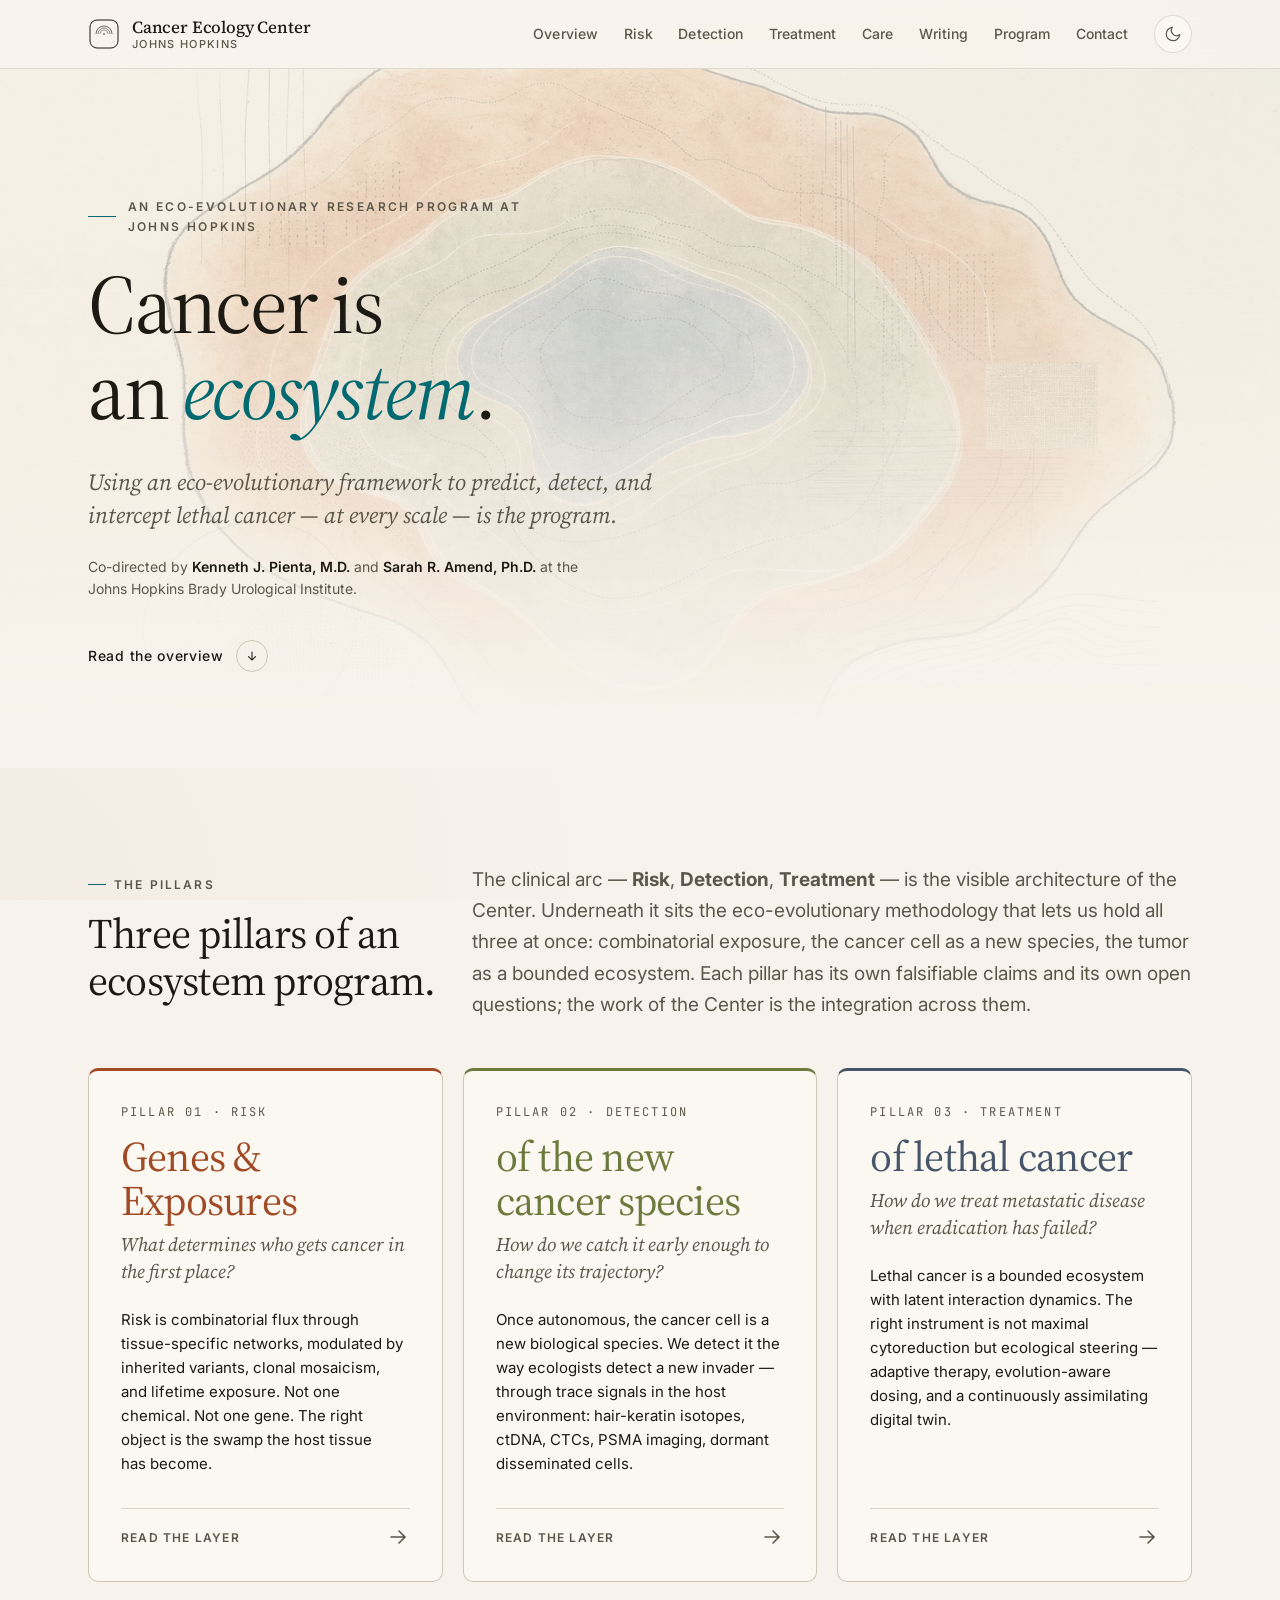
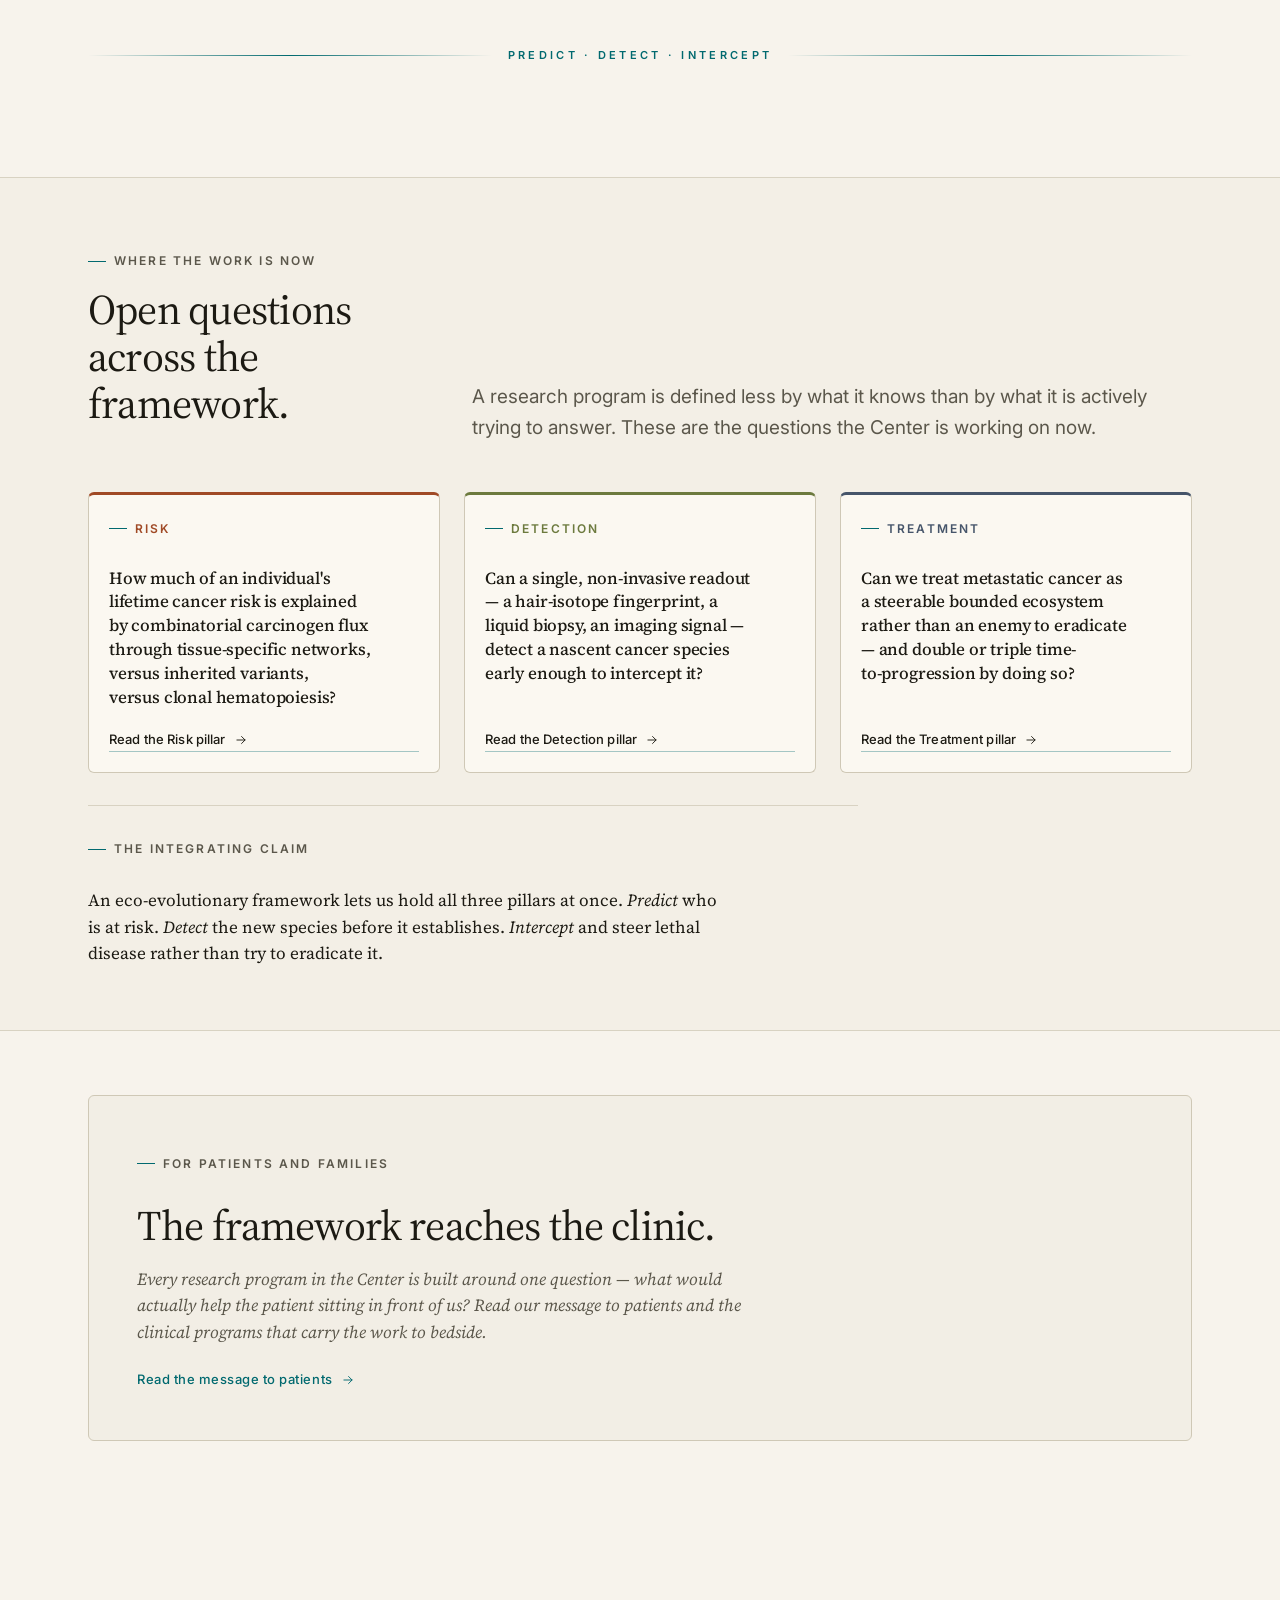
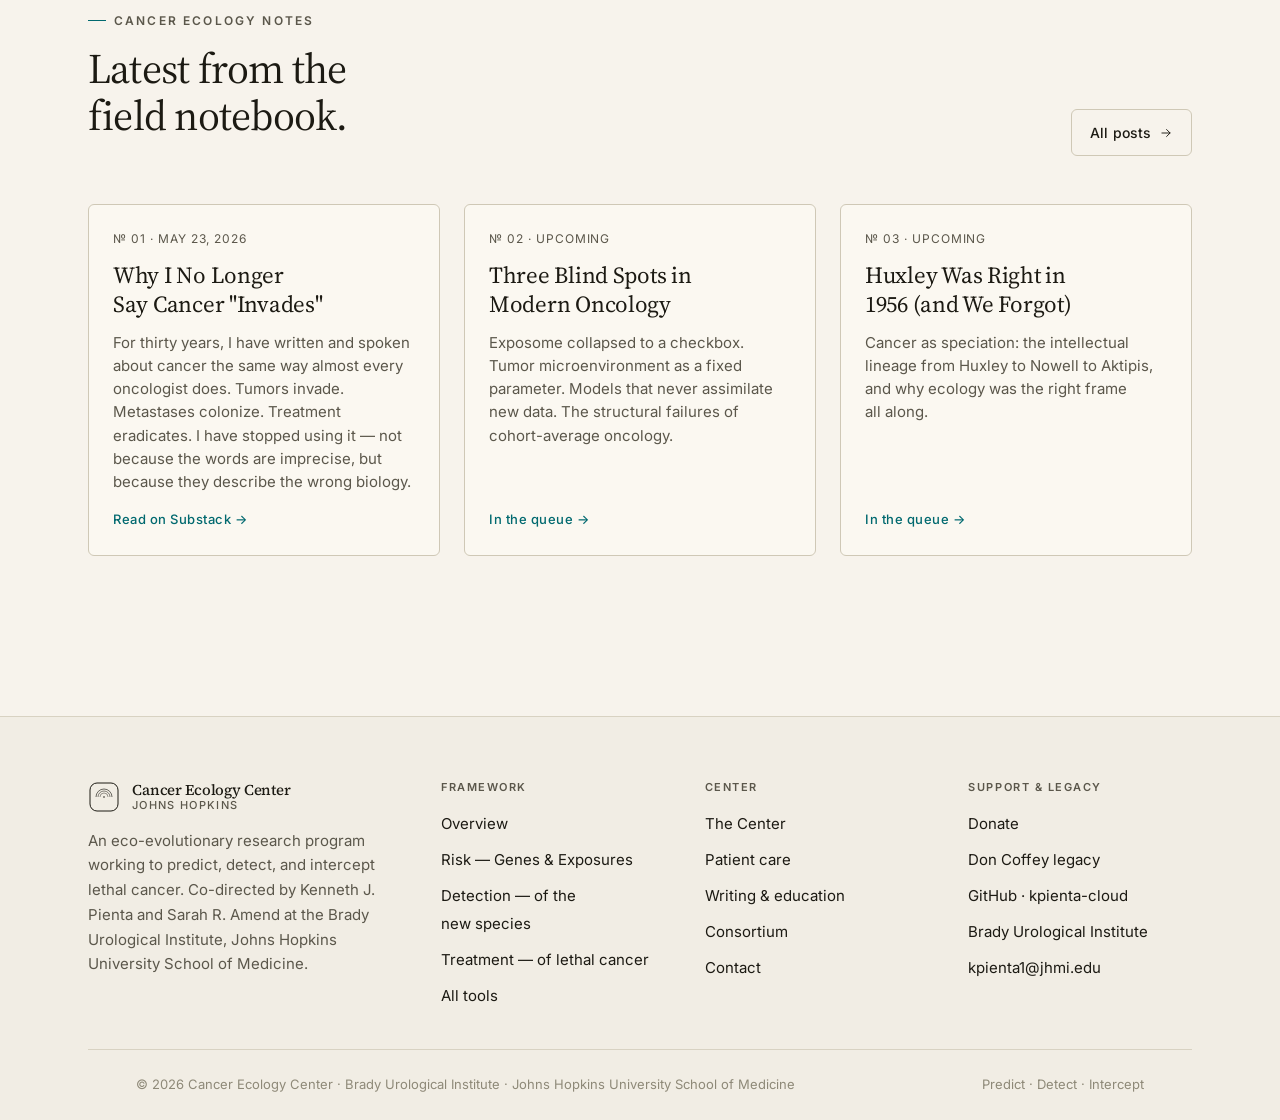
<file: index.html>
<!doctype html>
<html lang="en">
<head>
  <meta charset="utf-8" />
  <meta name="viewport" content="width=device-width, initial-scale=1" />
  <title>Cancer Ecology Center — An eco-evolutionary research program at Johns Hopkins</title>
  <meta name="description" content="The Cancer Ecology Center at Johns Hopkins uses an eco-evolutionary framework to predict, detect, and intercept lethal cancer — across risk, detection, and treatment." />

  <link rel="icon" type="image/svg+xml" href="assets/images/favicon.svg" />
  <link rel="preconnect" href="https://fonts.googleapis.com" />
  <link rel="preconnect" href="https://fonts.gstatic.com" crossorigin />
  <link rel="stylesheet" href="https://fonts.googleapis.com/css2?family=Source+Serif+4:ital,opsz,wght@0,8..60,300..700;1,8..60,300..700&family=Inter:wght@400;500;600&family=JetBrains+Mono:wght@400;500&display=swap" />
  <link rel="stylesheet" href="assets/css/tokens.css" />
  <link rel="stylesheet" href="assets/css/base.css" />
  <link rel="stylesheet" href="assets/css/site.css" />
  <link rel="stylesheet" href="assets/css/home.css" />
</head>
<body>
  <header class="site-header">
    <div class="site-header__inner">
      <a href="index.html" class="site-brand" aria-label="Cancer Ecology Center — home">
        <svg class="site-brand__mark" viewBox="0 0 64 64" fill="none" xmlns="http://www.w3.org/2000/svg" aria-hidden="true">
          <rect x="4" y="4" width="56" height="56" rx="14" stroke="currentColor" stroke-width="2" />
          <path d="M16 32 a16 16 0 0 1 32 0" stroke="currentColor" stroke-width="1.5" fill="none" opacity="0.85"/>
          <path d="M20 32 a12 12 0 0 1 24 0" stroke="currentColor" stroke-width="1.5" fill="none" opacity="0.7"/>
          <path d="M24 32 a8 8 0 0 1 16 0" stroke="currentColor" stroke-width="1.5" fill="none" opacity="0.55"/>
          <circle cx="32" cy="32" r="1.6" fill="currentColor" />
        </svg>
        <span>
          <span class="site-brand__title">Cancer Ecology Center</span>
          <span class="site-brand__sub">Johns Hopkins</span>
        </span>
      </a>
      <nav class="site-nav" aria-label="Primary">
              <a href="overview.html">Overview</a>
              <a href="risk.html">Risk</a>
              <a href="detection.html">Detection</a>
              <a href="treatment.html">Treatment</a>
              <a href="care.html">Care</a>
              <a href="writing.html">Writing</a>
              <a href="program.html">Program</a>
              <a href="contact.html">Contact</a>
              <button class="theme-toggle" data-theme-toggle type="button" aria-label="Toggle theme"></button>
            </nav>
      <button class="mobile-toggle" data-mobile-toggle type="button" aria-label="Open menu">
        <svg viewBox="0 0 24 24" fill="none" stroke="currentColor" stroke-width="1.8" stroke-linecap="round"><path d="M3 6h18M3 12h18M3 18h18"/></svg>
      </button>
    </div>
  </header>

  <main>
    <!-- HERO -->
    <section class="hero">
      <div class="hero__visual" aria-hidden="true">
        <img src="assets/images/hero_home.webp" alt="" />
      </div>
      <div class="container">
        <p class="hero__eyebrow">An eco-evolutionary research program at Johns Hopkins</p>
        <h1>Cancer is an <em>ecosystem</em>.</h1>
        <p class="hero__lede">Using an eco-evolutionary framework to predict, detect, and intercept lethal cancer &mdash; at every scale &mdash; is the program.</p>
        <p class="hero__byline">Co-directed by <strong>Kenneth J. Pienta, M.D.</strong> and <strong>Sarah R. Amend, Ph.D.</strong> at the Johns Hopkins Brady Urological Institute.</p>
        <a class="hero__cta" href="overview.html">
          Read the overview
          <span class="hero__cta-arrow" aria-hidden="true">
            <svg width="14" height="14" viewBox="0 0 24 24" fill="none" stroke="currentColor" stroke-width="1.8" stroke-linecap="round"><path d="M12 5v14M6 13l6 6 6-6"/></svg>
          </span>
        </a>
      </div>
    </section>

    <!-- FRAMEWORK -->
    <section id="framework" class="framework">
      <div class="container">
        <div class="framework__intro reveal">
          <div>
            <p class="section-eyebrow">The pillars</p>
            <h2 class="section-title">Three pillars of an ecosystem program.</h2>
          </div>
          <p class="section-lede">The clinical arc &mdash; <strong>Risk</strong>, <strong>Detection</strong>, <strong>Treatment</strong> &mdash; is the visible architecture of the Center. Underneath it sits the eco-evolutionary methodology that lets us hold all three at once: combinatorial exposure, the cancer cell as a new species, the tumor as a bounded ecosystem. Each pillar has its own falsifiable claims and its own open questions; the work of the Center is the integration across them.</p>
        </div>

        <div class="layers" role="list">
          <a class="layer-card layer-card--risk" data-layer="risk" href="risk.html" role="listitem">
            <div class="layer-card__index">Pillar 01 · Risk</div>
            <h3 class="layer-card__name">Genes &amp; Exposures</h3>
            <p class="layer-card__question">What determines who gets cancer in the first place?</p>
            <p class="layer-card__summary">Risk is combinatorial flux through tissue-specific networks, modulated by inherited variants, clonal mosaicism, and lifetime exposure. Not one chemical. Not one gene. The right object is the swamp the host tissue has become.</p>
            <div class="layer-card__footer">
              <span class="layer-card__tool">Read the layer</span>
              <span class="layer-card__arrow" aria-hidden="true">
                <svg viewBox="0 0 24 24" fill="none" stroke="currentColor" stroke-width="1.6" stroke-linecap="round"><path d="M5 12h14M13 6l6 6-6 6"/></svg>
              </span>
            </div>
          </a>

          <a class="layer-card layer-card--detection" data-layer="detection" href="detection.html" role="listitem">
            <div class="layer-card__index">Pillar 02 · Detection</div>
            <h3 class="layer-card__name">of the new cancer species</h3>
            <p class="layer-card__question">How do we catch it early enough to change its trajectory?</p>
            <p class="layer-card__summary">Once autonomous, the cancer cell is a new biological species. We detect it the way ecologists detect a new invader &mdash; through trace signals in the host environment: hair-keratin isotopes, ctDNA, CTCs, PSMA imaging, dormant disseminated cells.</p>
            <div class="layer-card__footer">
              <span class="layer-card__tool">Read the layer</span>
              <span class="layer-card__arrow" aria-hidden="true">
                <svg viewBox="0 0 24 24" fill="none" stroke="currentColor" stroke-width="1.6" stroke-linecap="round"><path d="M5 12h14M13 6l6 6-6 6"/></svg>
              </span>
            </div>
          </a>

          <a class="layer-card layer-card--treatment" data-layer="treatment" href="treatment.html" role="listitem">
            <div class="layer-card__index">Pillar 03 · Treatment</div>
            <h3 class="layer-card__name">of lethal cancer</h3>
            <p class="layer-card__question">How do we treat metastatic disease when eradication has failed?</p>
            <p class="layer-card__summary">Lethal cancer is a bounded ecosystem with latent interaction dynamics. The right instrument is not maximal cytoreduction but ecological steering &mdash; adaptive therapy, evolution-aware dosing, and a continuously assimilating digital twin.</p>
            <div class="layer-card__footer">
              <span class="layer-card__tool">Read the layer</span>
              <span class="layer-card__arrow" aria-hidden="true">
                <svg viewBox="0 0 24 24" fill="none" stroke="currentColor" stroke-width="1.6" stroke-linecap="round"><path d="M5 12h14M13 6l6 6-6 6"/></svg>
              </span>
            </div>
          </a>
        </div>

        <div class="through-line reveal" role="presentation">
          <span class="through-line__rule"></span>
          <span class="through-line__text">Predict · Detect · Intercept</span>
          <span class="through-line__rule"></span>
        </div>
      </div>
    </section>

    <!-- OPEN QUESTIONS -->
    <section class="section--sm" style="background: color-mix(in oklab, var(--color-surface-offset) 50%, transparent); border-top: 1px solid var(--color-divider); border-bottom: 1px solid var(--color-divider);">
      <div class="container">
        <div class="framework__intro reveal">
          <div>
            <p class="section-eyebrow">Where the work is now</p>
            <h2 class="section-title">Open questions across the framework.</h2>
          </div>
          <p class="section-lede">A research program is defined less by what it knows than by what it is actively trying to answer. These are the questions the Center is working on now.</p>
        </div>

        <div class="questions-grid">
          <article class="question-card reveal" style="border-top: 3px solid var(--color-risk);">
            <p class="section-eyebrow" style="color: var(--color-risk);">Risk</p>
            <h3 class="question-card__q">How much of an individual's lifetime cancer risk is explained by combinatorial carcinogen flux through tissue-specific networks, versus inherited variants, versus clonal hematopoiesis?</h3>
            <a href="risk.html" class="question-card__link">Read the Risk pillar
              <svg width="14" height="14" viewBox="0 0 24 24" fill="none" stroke="currentColor" stroke-width="1.6" stroke-linecap="round"><path d="M5 12h14M13 6l6 6-6 6"/></svg>
            </a>
          </article>

          <article class="question-card reveal" style="border-top: 3px solid var(--color-detection);">
            <p class="section-eyebrow" style="color: var(--color-detection);">Detection</p>
            <h3 class="question-card__q">Can a single, non-invasive readout &mdash; a hair-isotope fingerprint, a liquid biopsy, an imaging signal &mdash; detect a nascent cancer species early enough to intercept it?</h3>
            <a href="detection.html" class="question-card__link">Read the Detection pillar
              <svg width="14" height="14" viewBox="0 0 24 24" fill="none" stroke="currentColor" stroke-width="1.6" stroke-linecap="round"><path d="M5 12h14M13 6l6 6-6 6"/></svg>
            </a>
          </article>

          <article class="question-card reveal" style="border-top: 3px solid var(--color-treatment);">
            <p class="section-eyebrow" style="color: var(--color-treatment);">Treatment</p>
            <h3 class="question-card__q">Can we treat metastatic cancer as a steerable bounded ecosystem rather than an enemy to eradicate &mdash; and double or triple time-to-progression by doing so?</h3>
            <a href="treatment.html" class="question-card__link">Read the Treatment pillar
              <svg width="14" height="14" viewBox="0 0 24 24" fill="none" stroke="currentColor" stroke-width="1.6" stroke-linecap="round"><path d="M5 12h14M13 6l6 6-6 6"/></svg>
            </a>
          </article>
        </div>

        <div class="questions-footnote reveal">
          <p class="section-eyebrow">The integrating claim</p>
          <p class="questions-footnote__text">An eco-evolutionary framework lets us hold all three pillars at once. <em>Predict</em> who is at risk. <em>Detect</em> the new species before it establishes. <em>Intercept</em> and steer lethal disease rather than try to eradicate it.</p>
        </div>
      </div>
    </section>

    <!-- FOR PATIENTS STRIP -->
    <section class="section--sm">
      <div class="container">
        <a href="care.html" class="care-strip reveal">
          <div class="care-strip__body">
            <p class="section-eyebrow">For patients and families</p>
            <h2 class="care-strip__title">The framework reaches the clinic.</h2>
            <p class="care-strip__lede">Every research program in the Center is built around one question — what would actually help the patient sitting in front of us? Read our message to patients and the clinical programs that carry the work to bedside.</p>
            <span class="care-strip__cta">Read the message to patients
              <svg width="14" height="14" viewBox="0 0 24 24" fill="none" stroke="currentColor" stroke-width="1.6" stroke-linecap="round"><path d="M5 12h14M13 6l6 6-6 6"/></svg>
            </span>
          </div>
        </a>
      </div>
    </section>

    <!-- WRITING STRIP -->
    <section>
      <div class="container">
        <div class="framework__intro reveal">
          <div>
            <p class="section-eyebrow">Cancer Ecology Notes</p>
            <h2 class="section-title">Latest from the field notebook.</h2>
          </div>
          <a href="writing.html" class="btn btn--ghost">All posts
            <svg width="14" height="14" viewBox="0 0 24 24" fill="none" stroke="currentColor" stroke-width="1.6" stroke-linecap="round"><path d="M5 12h14M13 6l6 6-6 6"/></svg>
          </a>
        </div>

        <div class="writing-strip" data-feed="home">
          <!-- Posts injected by /assets/js/feed.js -->
        </div>
      </div>
    </section>
  </main>

  <footer class="site-footer">
    <div class="container">
      <div class="site-footer__inner">
        <div class="site-footer__brand">
          <a href="index.html" class="site-brand">
            <svg class="site-brand__mark" viewBox="0 0 64 64" fill="none" aria-hidden="true">
              <rect x="4" y="4" width="56" height="56" rx="14" stroke="currentColor" stroke-width="2" />
              <path d="M16 32 a16 16 0 0 1 32 0" stroke="currentColor" stroke-width="1.5" fill="none" opacity="0.85"/>
              <path d="M20 32 a12 12 0 0 1 24 0" stroke="currentColor" stroke-width="1.5" fill="none" opacity="0.7"/>
              <path d="M24 32 a8 8 0 0 1 16 0" stroke="currentColor" stroke-width="1.5" fill="none" opacity="0.55"/>
              <circle cx="32" cy="32" r="1.6" fill="currentColor" />
            </svg>
            <span><span class="site-brand__title">Cancer Ecology Center</span><span class="site-brand__sub">Johns Hopkins</span></span>
          </a>
          <p>An eco-evolutionary research program working to predict, detect, and intercept lethal cancer. Co-directed by Kenneth J. Pienta and Sarah R. Amend at the Brady Urological Institute, Johns Hopkins University School of Medicine.</p>
        </div>

        <div>
          <h4>Framework</h4>
          <ul>
            <li><a href="overview.html">Overview</a></li>
            <li><a href="risk.html">Risk &mdash; Genes &amp; Exposures</a></li>
            <li><a href="detection.html">Detection &mdash; of the new species</a></li>
            <li><a href="treatment.html">Treatment &mdash; of lethal cancer</a></li>
            <li><a href="tools.html">All tools</a></li>
          </ul>
        </div>

        <div>
          <h4>Center</h4>
          <ul>
            <li><a href="program.html">The Center</a></li>
            <li><a href="care.html">Patient care</a></li>
            <li><a href="writing.html">Writing &amp; education</a></li>
            <li><a href="program.html#consortium">Consortium</a></li>
            <li><a href="contact.html">Contact</a></li>
          </ul>
        </div>

        <div>
          <h4>Support &amp; Legacy</h4>
          <ul>
            <li><a href="donate.html">Donate</a></li>
            <li><a href="legacy.html">Don Coffey legacy</a></li>
            <li><a href="https://github.com/kpienta-cloud" rel="external noopener">GitHub · kpienta-cloud</a></li>
            <li><a href="https://urology.jhu.edu/" rel="external noopener">Brady Urological Institute</a></li>
            <li><a href="mailto:kpienta1@jhmi.edu">kpienta1@jhmi.edu</a></li>
          </ul>
        </div>
      </div>

      <div class="site-footer__legal container">
        <span>© 2026 Cancer Ecology Center · Brady Urological Institute · Johns Hopkins University School of Medicine</span>
        <span>Predict · Detect · Intercept</span>
      </div>
    </div>
  </footer>

  <script src="assets/js/config.js"></script>
  <script src="assets/js/posts.js"></script>
  <script src="assets/js/feed.js"></script>
  <script src="assets/js/site.js"></script>
</body>
</html>
</file>
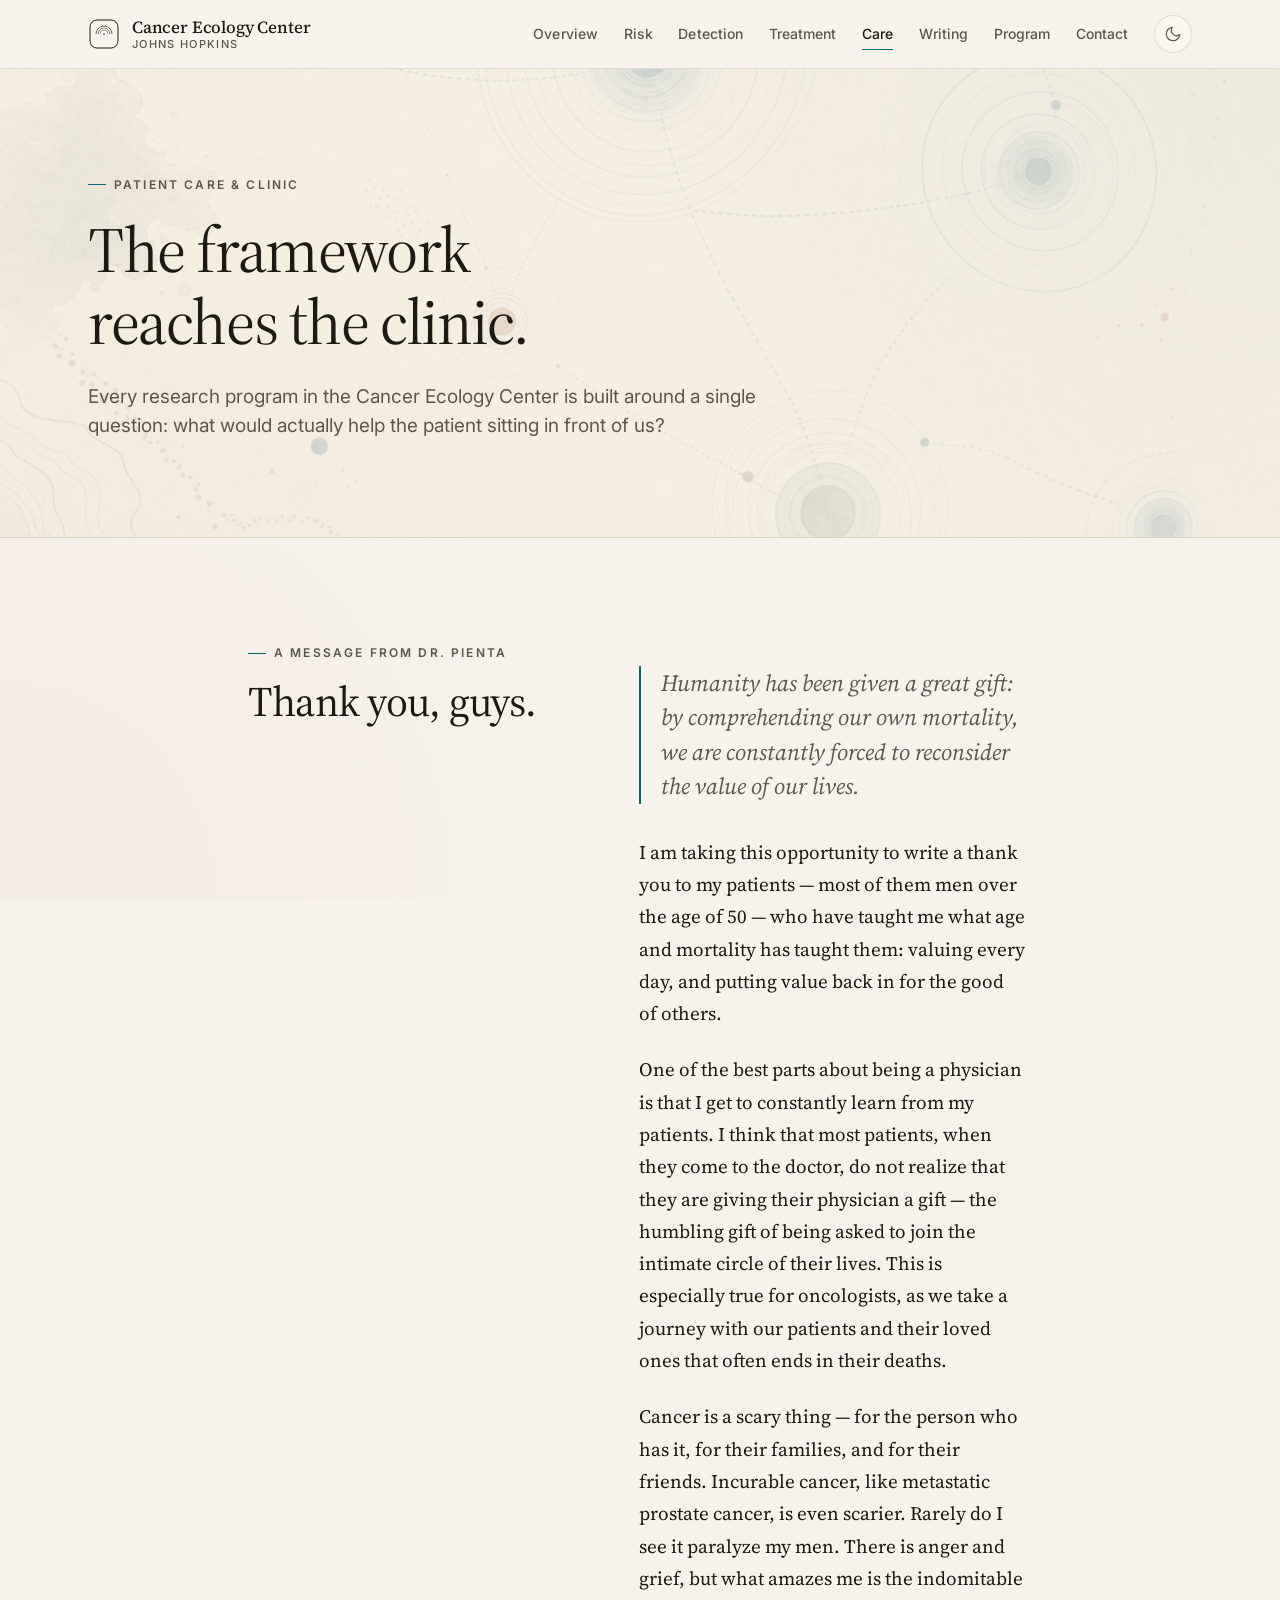
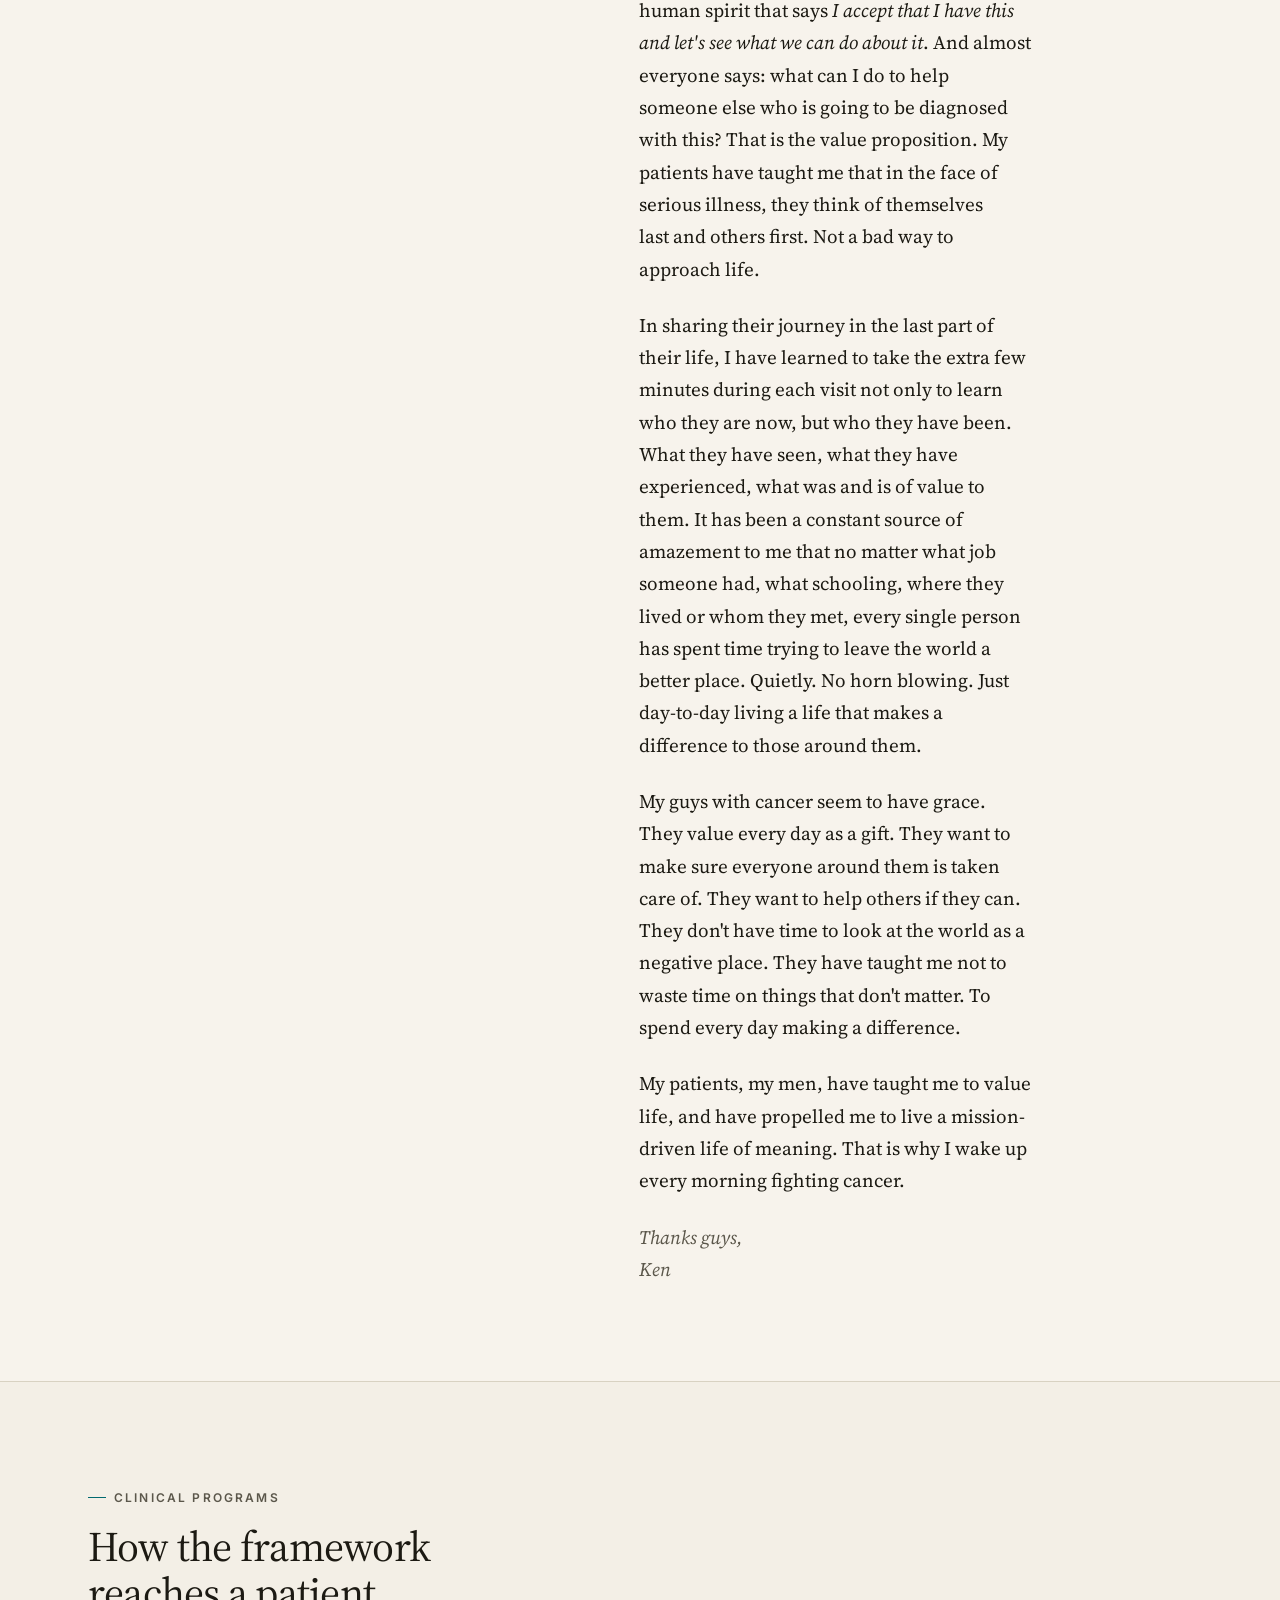
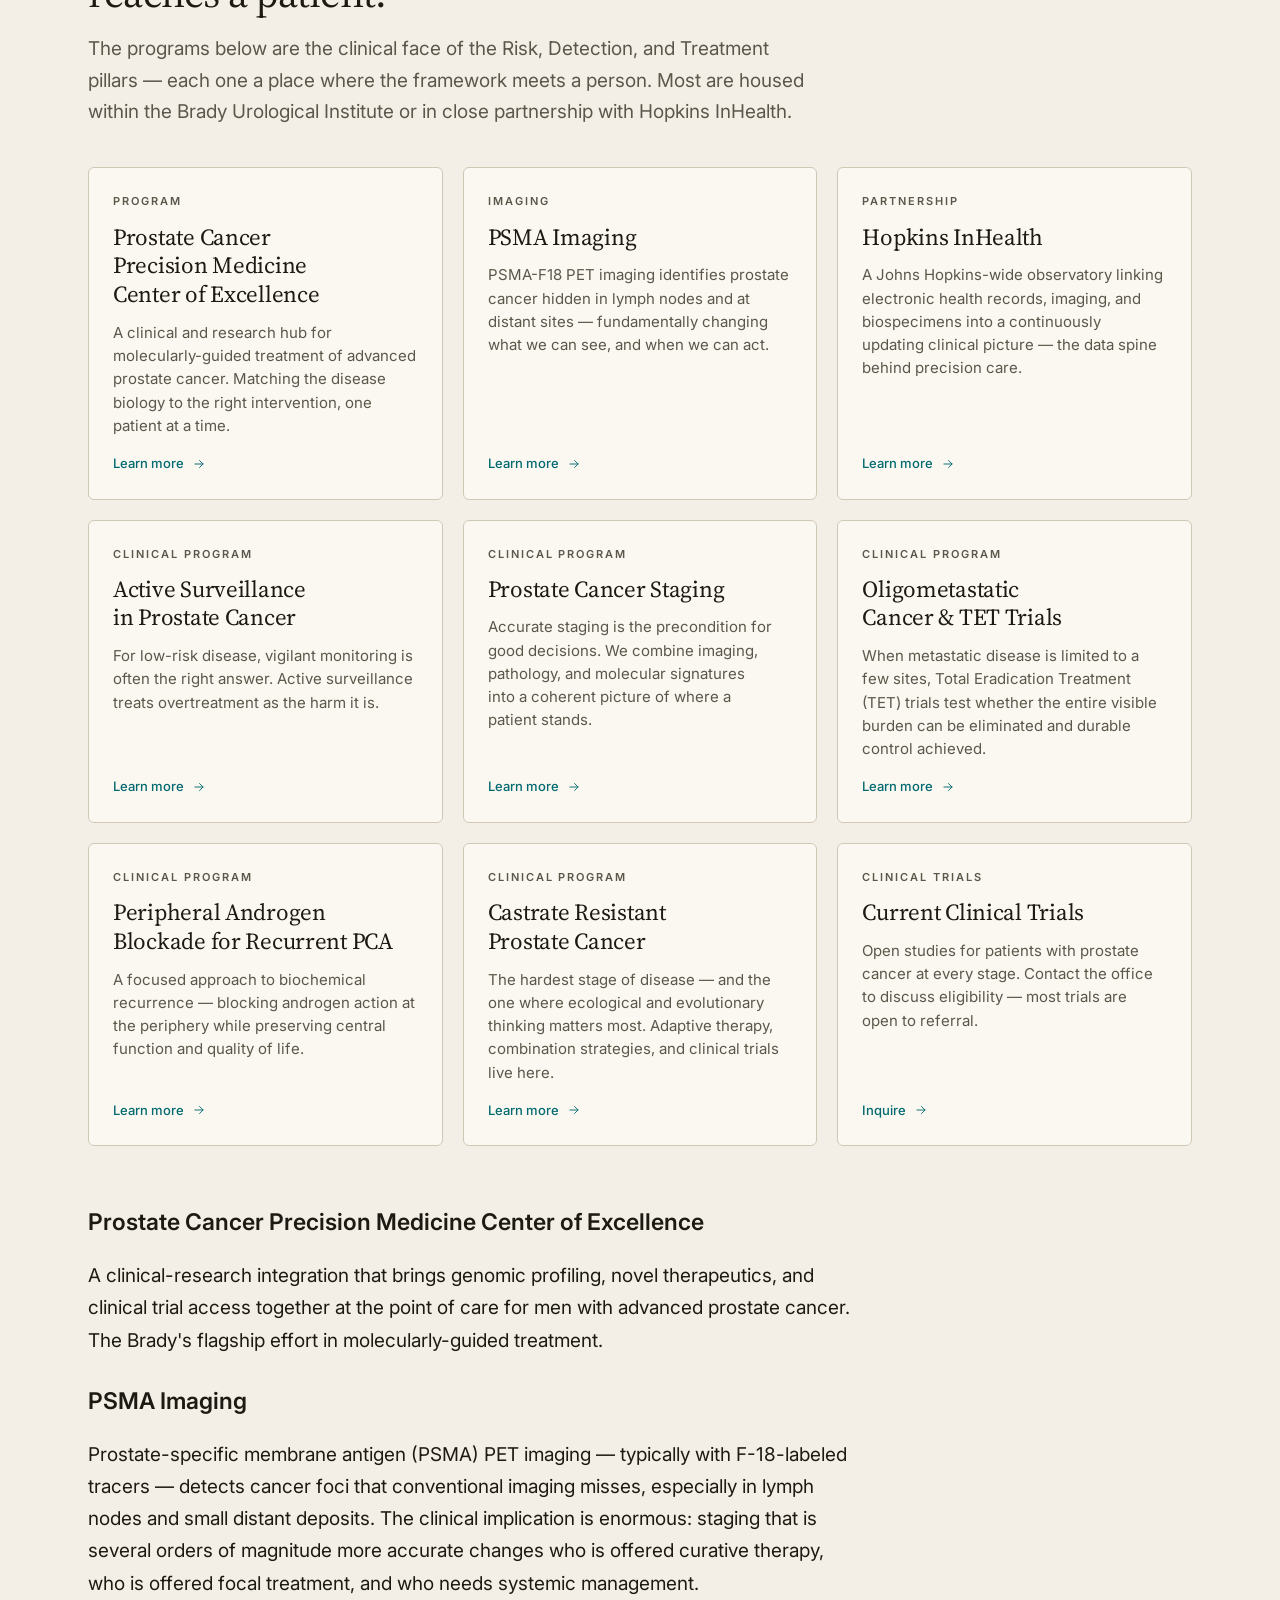
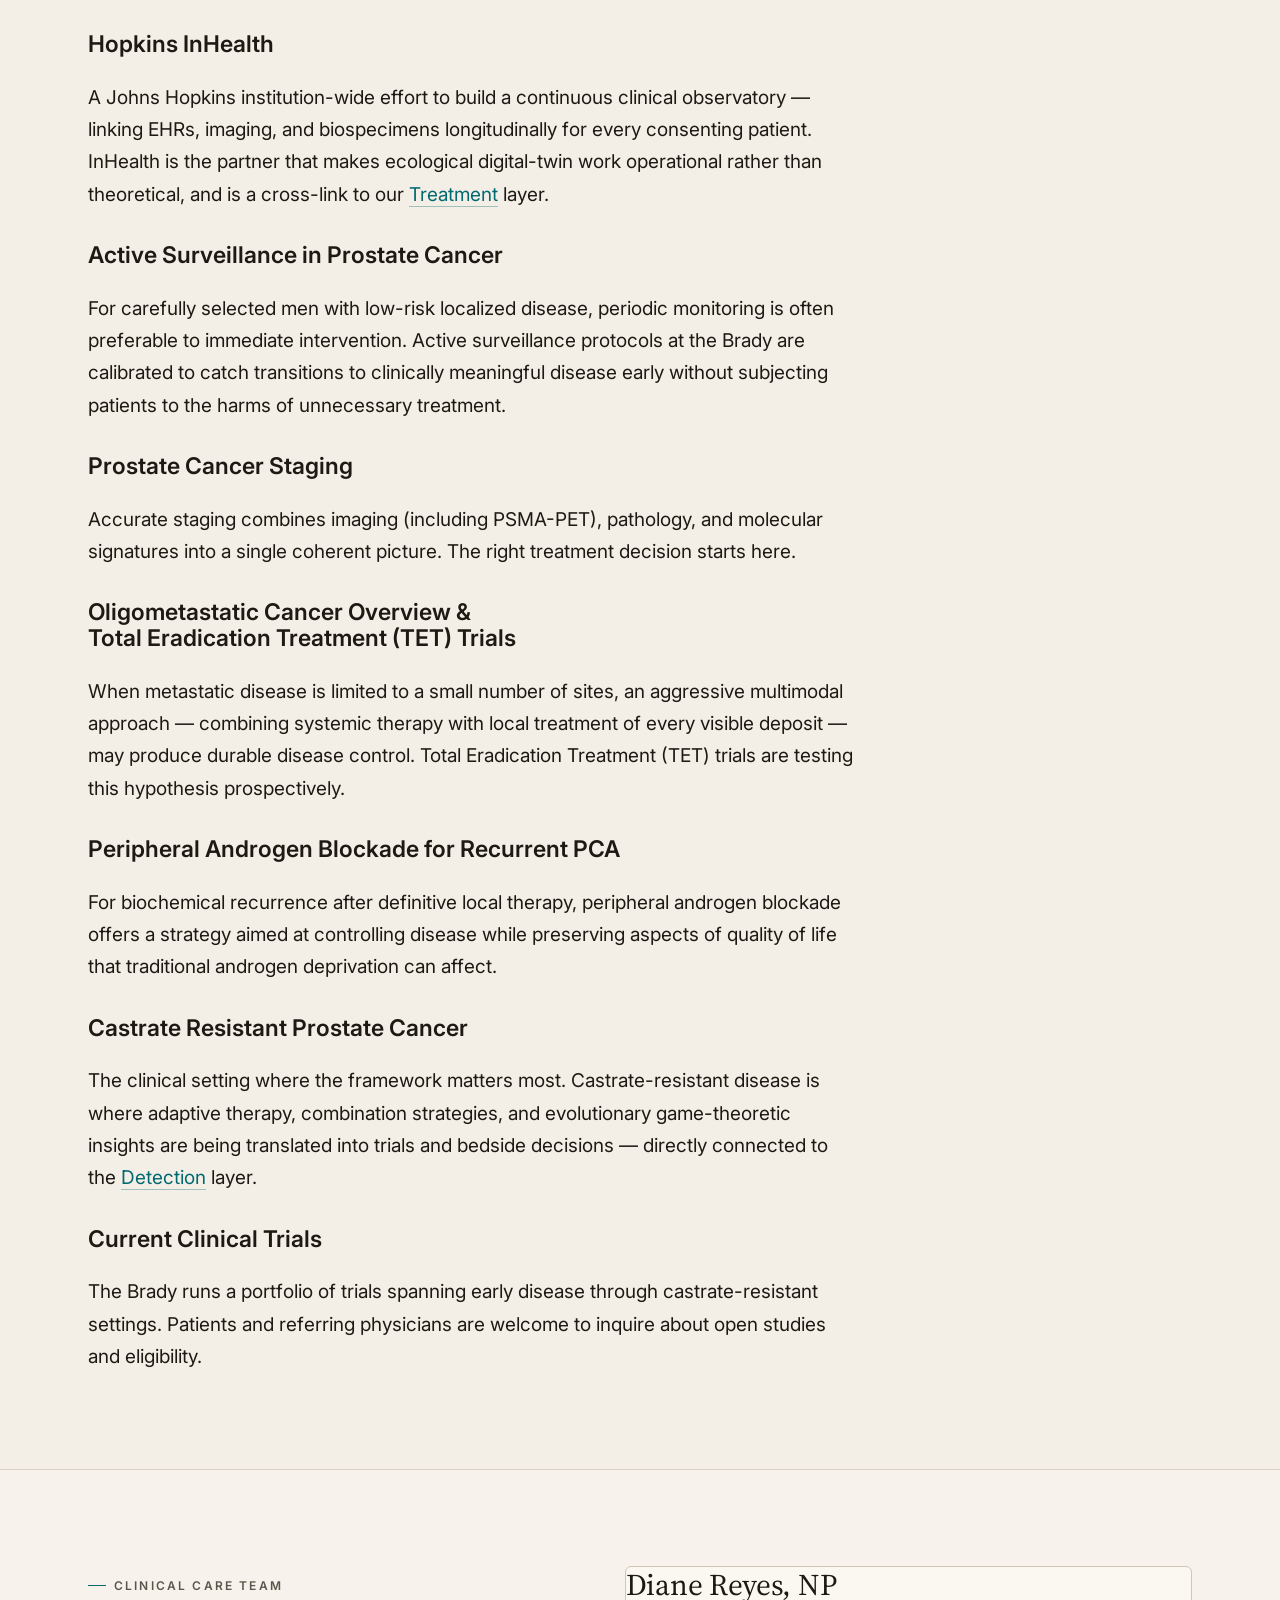
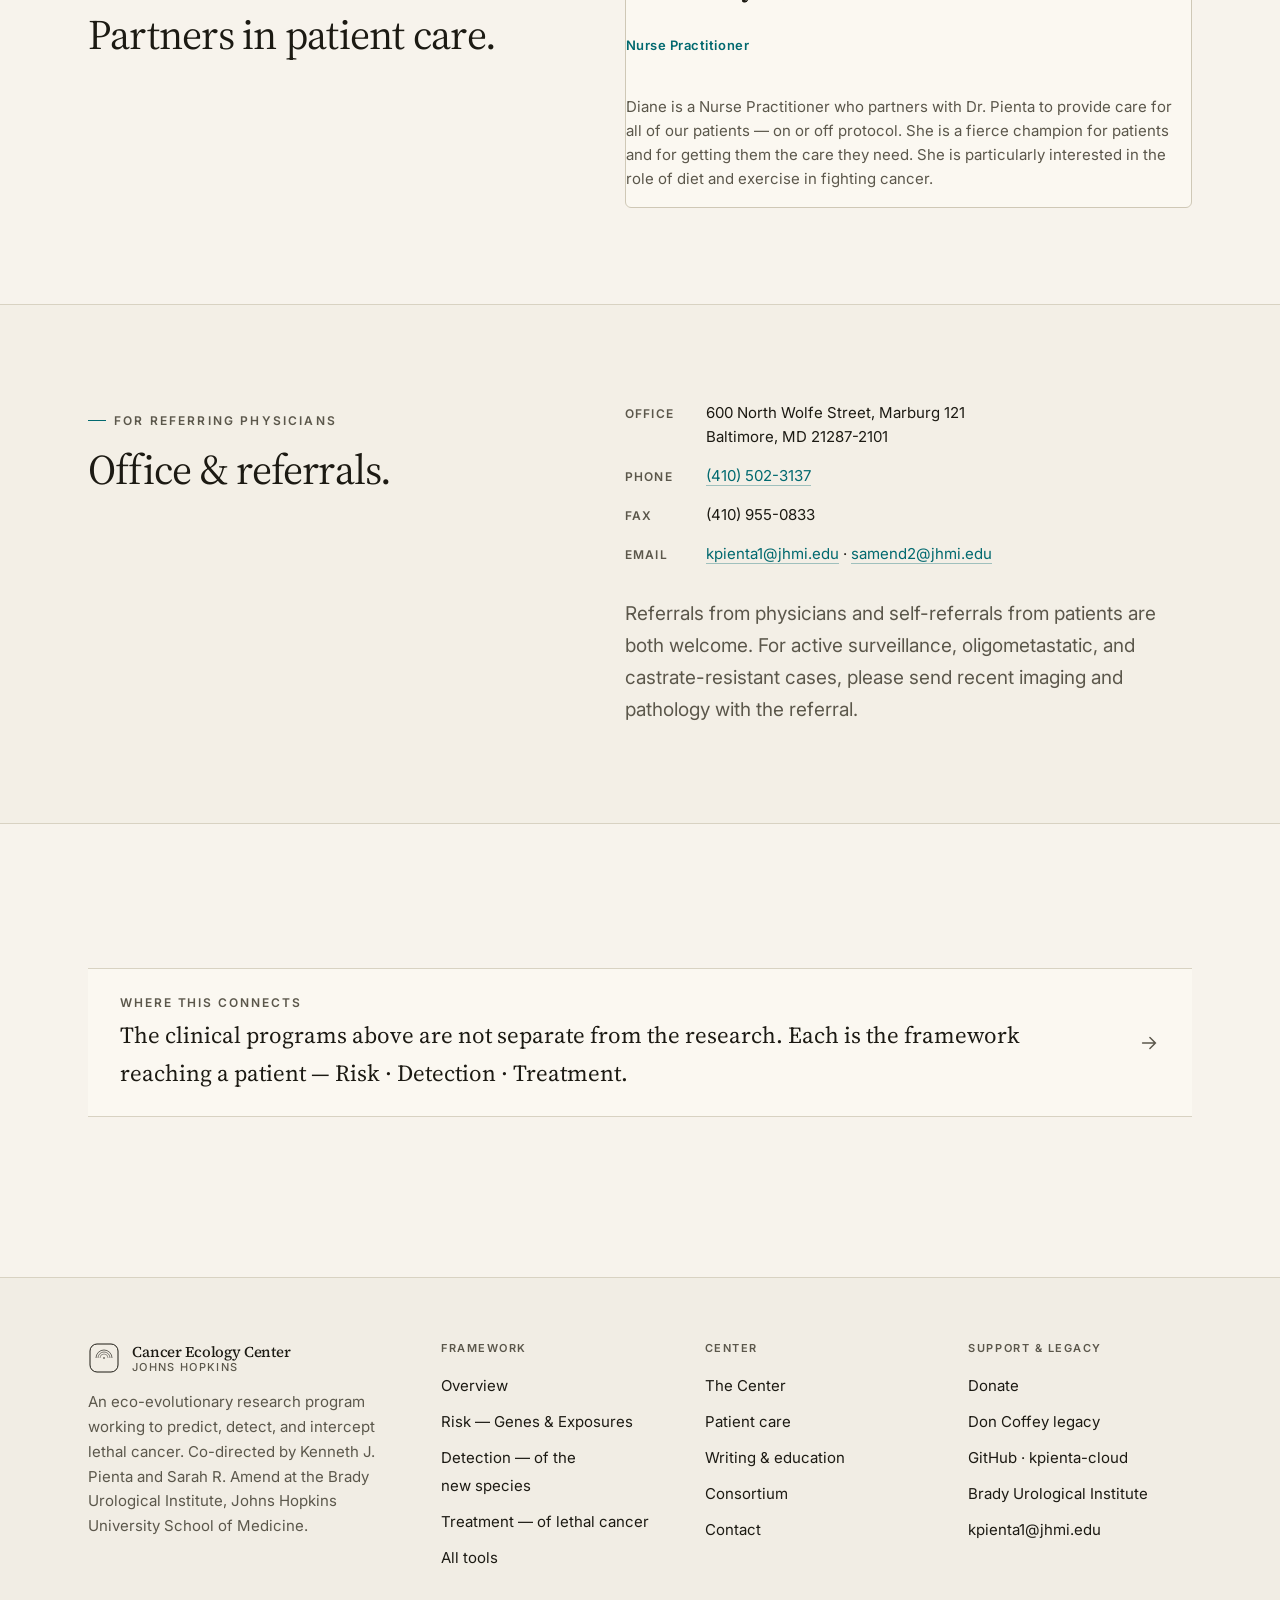
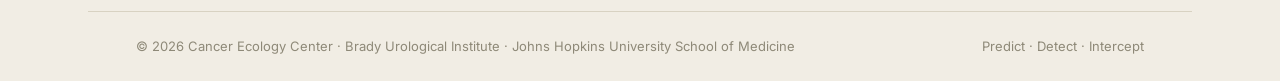
<file: care.html>
<!doctype html>
<html lang="en">
<head>
  <meta charset="utf-8" />
  <meta name="viewport" content="width=device-width, initial-scale=1" />
  <title>Patient Care &amp; Clinic · Cancer Ecology Center</title>
  <meta name="description" content="The framework reaches the clinic. A message from Dr. Pienta, the Brady's clinical programs in prostate cancer, our care team, and how to refer a patient." />
  <link rel="icon" type="image/svg+xml" href="assets/images/favicon.svg" />
  <link rel="preconnect" href="https://fonts.googleapis.com" />
  <link rel="preconnect" href="https://fonts.gstatic.com" crossorigin />
  <link rel="stylesheet" href="https://fonts.googleapis.com/css2?family=Source+Serif+4:ital,opsz,wght@0,8..60,300..700;1,8..60,300..700&family=Inter:wght@400;500;600&family=JetBrains+Mono:wght@400;500&display=swap" />
  <link rel="stylesheet" href="assets/css/tokens.css" />
  <link rel="stylesheet" href="assets/css/base.css" />
  <link rel="stylesheet" href="assets/css/site.css" />
  
</head>
<body>
  <header class="site-header">
    <div class="site-header__inner">
      <a href="index.html" class="site-brand" aria-label="Cancer Ecology Center — home">
        <svg class="site-brand__mark" viewBox="0 0 64 64" fill="none" aria-hidden="true">
          <rect x="4" y="4" width="56" height="56" rx="14" stroke="currentColor" stroke-width="2" />
          <path d="M16 32 a16 16 0 0 1 32 0" stroke="currentColor" stroke-width="1.5" fill="none" opacity="0.85"/>
          <path d="M20 32 a12 12 0 0 1 24 0" stroke="currentColor" stroke-width="1.5" fill="none" opacity="0.7"/>
          <path d="M24 32 a8 8 0 0 1 16 0" stroke="currentColor" stroke-width="1.5" fill="none" opacity="0.55"/>
          <circle cx="32" cy="32" r="1.6" fill="currentColor" />
        </svg>
        <span><span class="site-brand__title">Cancer Ecology Center</span><span class="site-brand__sub">Johns Hopkins</span></span>
      </a>
      <nav class="site-nav" aria-label="Primary">
        <a href="overview.html">Overview</a>
        <a href="risk.html">Risk</a>
        <a href="detection.html">Detection</a>
        <a href="treatment.html">Treatment</a>
        <a href="care.html" aria-current="page">Care</a>
        <a href="writing.html">Writing</a>
        <a href="program.html">Program</a>
        <a href="contact.html">Contact</a>
        <button class="theme-toggle" data-theme-toggle type="button" aria-label="Toggle theme"></button>
      </nav>
      <button class="mobile-toggle" data-mobile-toggle type="button" aria-label="Open menu"><svg viewBox="0 0 24 24" fill="none" stroke="currentColor" stroke-width="1.8" stroke-linecap="round"><path d="M3 6h18M3 12h18M3 18h18"/></svg></button>
    </div>
  </header>

  <main>
    <section class="page-hero">
      <div class="page-hero__visual" aria-hidden="true">
        <img src="assets/images/hero_care.webp" alt="" style="width:100%; height:100%; object-fit:cover; object-position:center right; opacity:0.45;" />
      </div>
      <div class="container">
        <p class="page-hero__eyebrow">Patient care &amp; clinic</p>
        <h1>The framework reaches the clinic.</h1>
        <p class="page-hero__sub">Every research program in the Cancer Ecology Center is built around a single question: what would actually help the patient sitting in front of us?</p>
      </div>
    </section>

    <!-- A message from Dr. Pienta -->
    <section>
      <div class="container container--default">
        <div class="two-col reveal">
          <div class="two-col__heading">
            <p class="section-eyebrow">A message from Dr. Pienta</p>
            <h2 class="section-title">Thank you, guys.</h2>
          </div>
          <div class="letter">
            <blockquote>Humanity has been given a great gift: by comprehending our own mortality, we are constantly forced to reconsider the value of our lives.</blockquote>
            <p>I am taking this opportunity to write a thank you to my patients — most of them men over the age of 50 — who have taught me what age and mortality has taught them: valuing every day, and putting value back in for the good of others.</p>
            <p>One of the best parts about being a physician is that I get to constantly learn from my patients. I think that most patients, when they come to the doctor, do not realize that they are giving their physician a gift — the humbling gift of being asked to join the intimate circle of their lives. This is especially true for oncologists, as we take a journey with our patients and their loved ones that often ends in their deaths.</p>
            <p>Cancer is a scary thing — for the person who has it, for their families, and for their friends. Incurable cancer, like metastatic prostate cancer, is even scarier. Rarely do I see it paralyze my men. There is anger and grief, but what amazes me is the indomitable human spirit that says <em>I accept that I have this and let's see what we can do about it</em>. And almost everyone says: what can I do to help someone else who is going to be diagnosed with this? That is the value proposition. My patients have taught me that in the face of serious illness, they think of themselves last and others first. Not a bad way to approach life.</p>
            <p>In sharing their journey in the last part of their life, I have learned to take the extra few minutes during each visit not only to learn who they are now, but who they have been. What they have seen, what they have experienced, what was and is of value to them. It has been a constant source of amazement to me that no matter what job someone had, what schooling, where they lived or whom they met, every single person has spent time trying to leave the world a better place. Quietly. No horn blowing. Just day-to-day living a life that makes a difference to those around them.</p>
            <p>My guys with cancer seem to have grace. They value every day as a gift. They want to make sure everyone around them is taken care of. They want to help others if they can. They don't have time to look at the world as a negative place. They have taught me not to waste time on things that don't matter. To spend every day making a difference.</p>
            <p>My patients, my men, have taught me to value life, and have propelled me to live a mission-driven life of meaning. That is why I wake up every morning fighting cancer.</p>
            <p class="letter__signoff">Thanks guys,<br />Ken</p>
          </div>
        </div>
      </div>
    </section>

    <!-- Clinical Programs -->
    <section style="background: color-mix(in oklab, var(--color-surface-offset) 50%, transparent); border-top: 1px solid var(--color-divider); border-bottom: 1px solid var(--color-divider);">
      <div class="container">
        <div class="framework__intro reveal" style="margin-bottom: var(--space-10);">
          <div>
            <p class="section-eyebrow">Clinical programs</p>
            <h2 class="section-title">How the framework reaches a patient.</h2>
          </div>
          <p class="section-lede">The programs below are the clinical face of the Risk, Detection, and Treatment pillars — each one a place where the framework meets a person. Most are housed within the Brady Urological Institute or in close partnership with Hopkins InHealth.</p>
        </div>

        <div class="feature-grid feature-grid--3 reveal">
          <a class="feature-card" href="#precision-medicine">
            <span class="feature-card__eyebrow">Program</span>
            <h3 class="feature-card__name">Prostate Cancer Precision Medicine Center of Excellence</h3>
            <p class="feature-card__desc">A clinical and research hub for molecularly-guided treatment of advanced prostate cancer. Matching the disease biology to the right intervention, one patient at a time.</p>
            <span class="feature-card__cta">Learn more
              <svg width="14" height="14" viewBox="0 0 24 24" fill="none" stroke="currentColor" stroke-width="1.6" stroke-linecap="round"><path d="M5 12h14M13 6l6 6-6 6"/></svg>
            </span>
          </a>
          <a class="feature-card" href="#psma-imaging">
            <span class="feature-card__eyebrow">Imaging</span>
            <h3 class="feature-card__name">PSMA Imaging</h3>
            <p class="feature-card__desc">PSMA-F18 PET imaging identifies prostate cancer hidden in lymph nodes and at distant sites — fundamentally changing what we can see, and when we can act.</p>
            <span class="feature-card__cta">Learn more
              <svg width="14" height="14" viewBox="0 0 24 24" fill="none" stroke="currentColor" stroke-width="1.6" stroke-linecap="round"><path d="M5 12h14M13 6l6 6-6 6"/></svg>
            </span>
          </a>
          <a class="feature-card" href="#inhealth">
            <span class="feature-card__eyebrow">Partnership</span>
            <h3 class="feature-card__name">Hopkins InHealth</h3>
            <p class="feature-card__desc">A Johns Hopkins-wide observatory linking electronic health records, imaging, and biospecimens into a continuously updating clinical picture — the data spine behind precision care.</p>
            <span class="feature-card__cta">Learn more
              <svg width="14" height="14" viewBox="0 0 24 24" fill="none" stroke="currentColor" stroke-width="1.6" stroke-linecap="round"><path d="M5 12h14M13 6l6 6-6 6"/></svg>
            </span>
          </a>
          <a class="feature-card" href="#active-surveillance">
            <span class="feature-card__eyebrow">Clinical program</span>
            <h3 class="feature-card__name">Active Surveillance in Prostate Cancer</h3>
            <p class="feature-card__desc">For low-risk disease, vigilant monitoring is often the right answer. Active surveillance treats overtreatment as the harm it is.</p>
            <span class="feature-card__cta">Learn more
              <svg width="14" height="14" viewBox="0 0 24 24" fill="none" stroke="currentColor" stroke-width="1.6" stroke-linecap="round"><path d="M5 12h14M13 6l6 6-6 6"/></svg>
            </span>
          </a>
          <a class="feature-card" href="#staging">
            <span class="feature-card__eyebrow">Clinical program</span>
            <h3 class="feature-card__name">Prostate Cancer Staging</h3>
            <p class="feature-card__desc">Accurate staging is the precondition for good decisions. We combine imaging, pathology, and molecular signatures into a coherent picture of where a patient stands.</p>
            <span class="feature-card__cta">Learn more
              <svg width="14" height="14" viewBox="0 0 24 24" fill="none" stroke="currentColor" stroke-width="1.6" stroke-linecap="round"><path d="M5 12h14M13 6l6 6-6 6"/></svg>
            </span>
          </a>
          <a class="feature-card" href="#oligometastatic">
            <span class="feature-card__eyebrow">Clinical program</span>
            <h3 class="feature-card__name">Oligometastatic Cancer &amp; TET Trials</h3>
            <p class="feature-card__desc">When metastatic disease is limited to a few sites, Total Eradication Treatment (TET) trials test whether the entire visible burden can be eliminated and durable control achieved.</p>
            <span class="feature-card__cta">Learn more
              <svg width="14" height="14" viewBox="0 0 24 24" fill="none" stroke="currentColor" stroke-width="1.6" stroke-linecap="round"><path d="M5 12h14M13 6l6 6-6 6"/></svg>
            </span>
          </a>
          <a class="feature-card" href="#peripheral-androgen">
            <span class="feature-card__eyebrow">Clinical program</span>
            <h3 class="feature-card__name">Peripheral Androgen Blockade for Recurrent PCA</h3>
            <p class="feature-card__desc">A focused approach to biochemical recurrence — blocking androgen action at the periphery while preserving central function and quality of life.</p>
            <span class="feature-card__cta">Learn more
              <svg width="14" height="14" viewBox="0 0 24 24" fill="none" stroke="currentColor" stroke-width="1.6" stroke-linecap="round"><path d="M5 12h14M13 6l6 6-6 6"/></svg>
            </span>
          </a>
          <a class="feature-card" href="#castrate-resistant">
            <span class="feature-card__eyebrow">Clinical program</span>
            <h3 class="feature-card__name">Castrate Resistant Prostate Cancer</h3>
            <p class="feature-card__desc">The hardest stage of disease — and the one where ecological and evolutionary thinking matters most. Adaptive therapy, combination strategies, and clinical trials live here.</p>
            <span class="feature-card__cta">Learn more
              <svg width="14" height="14" viewBox="0 0 24 24" fill="none" stroke="currentColor" stroke-width="1.6" stroke-linecap="round"><path d="M5 12h14M13 6l6 6-6 6"/></svg>
            </span>
          </a>
          <a class="feature-card" href="#trials">
            <span class="feature-card__eyebrow">Clinical trials</span>
            <h3 class="feature-card__name">Current Clinical Trials</h3>
            <p class="feature-card__desc">Open studies for patients with prostate cancer at every stage. Contact the office to discuss eligibility — most trials are open to referral.</p>
            <span class="feature-card__cta">Inquire
              <svg width="14" height="14" viewBox="0 0 24 24" fill="none" stroke="currentColor" stroke-width="1.6" stroke-linecap="round"><path d="M5 12h14M13 6l6 6-6 6"/></svg>
            </span>
          </a>
        </div>

        <!-- Anchored summaries -->
        <div class="prose reveal" style="margin-top: var(--space-16); max-width: 64ch;">
          <h3 id="precision-medicine">Prostate Cancer Precision Medicine Center of Excellence</h3>
          <p>A clinical-research integration that brings genomic profiling, novel therapeutics, and clinical trial access together at the point of care for men with advanced prostate cancer. The Brady's flagship effort in molecularly-guided treatment.</p>

          <h3 id="psma-imaging">PSMA Imaging</h3>
          <p>Prostate-specific membrane antigen (PSMA) PET imaging — typically with F-18-labeled tracers — detects cancer foci that conventional imaging misses, especially in lymph nodes and small distant deposits. The clinical implication is enormous: staging that is several orders of magnitude more accurate changes who is offered curative therapy, who is offered focal treatment, and who needs systemic management.</p>

          <h3 id="inhealth">Hopkins InHealth</h3>
          <p>A Johns Hopkins institution-wide effort to build a continuous clinical observatory — linking EHRs, imaging, and biospecimens longitudinally for every consenting patient. InHealth is the partner that makes ecological digital-twin work operational rather than theoretical, and is a cross-link to our <a href="treatment.html">Treatment</a> layer.</p>

          <h3 id="active-surveillance">Active Surveillance in Prostate Cancer</h3>
          <p>For carefully selected men with low-risk localized disease, periodic monitoring is often preferable to immediate intervention. Active surveillance protocols at the Brady are calibrated to catch transitions to clinically meaningful disease early without subjecting patients to the harms of unnecessary treatment.</p>

          <h3 id="staging">Prostate Cancer Staging</h3>
          <p>Accurate staging combines imaging (including PSMA-PET), pathology, and molecular signatures into a single coherent picture. The right treatment decision starts here.</p>

          <h3 id="oligometastatic">Oligometastatic Cancer Overview &amp; Total Eradication Treatment (TET) Trials</h3>
          <p>When metastatic disease is limited to a small number of sites, an aggressive multimodal approach — combining systemic therapy with local treatment of every visible deposit — may produce durable disease control. Total Eradication Treatment (TET) trials are testing this hypothesis prospectively.</p>

          <h3 id="peripheral-androgen">Peripheral Androgen Blockade for Recurrent PCA</h3>
          <p>For biochemical recurrence after definitive local therapy, peripheral androgen blockade offers a strategy aimed at controlling disease while preserving aspects of quality of life that traditional androgen deprivation can affect.</p>

          <h3 id="castrate-resistant">Castrate Resistant Prostate Cancer</h3>
          <p>The clinical setting where the framework matters most. Castrate-resistant disease is where adaptive therapy, combination strategies, and evolutionary game-theoretic insights are being translated into trials and bedside decisions — directly connected to the <a href="detection.html">Detection</a> layer.</p>

          <h3 id="trials">Current Clinical Trials</h3>
          <p>The Brady runs a portfolio of trials spanning early disease through castrate-resistant settings. Patients and referring physicians are welcome to inquire about open studies and eligibility.</p>
        </div>
      </div>
    </section>

    <!-- Clinical Care Team -->
    <section>
      <div class="container">
        <div class="two-col reveal">
          <div class="two-col__heading">
            <p class="section-eyebrow">Clinical care team</p>
            <h2 class="section-title">Partners in patient care.</h2>
          </div>
          <div class="people-grid" style="grid-template-columns: 1fr; max-width: 36rem;">
            <div class="person-card">
              <h3 class="person-card__name">Diane Reyes, NP</h3>
              <p class="person-card__role">Nurse Practitioner</p>
              <p class="person-card__bio">Diane is a Nurse Practitioner who partners with Dr. Pienta to provide care for all of our patients — on or off protocol. She is a fierce champion for patients and for getting them the care they need. She is particularly interested in the role of diet and exercise in fighting cancer.</p>
            </div>
          </div>
        </div>
      </div>
    </section>

    <!-- For Referring Physicians -->
    <section style="background: color-mix(in oklab, var(--color-surface-offset) 50%, transparent); border-top: 1px solid var(--color-divider); border-bottom: 1px solid var(--color-divider);">
      <div class="container">
        <div class="two-col reveal">
          <div class="two-col__heading">
            <p class="section-eyebrow">For referring physicians</p>
            <h2 class="section-title">Office &amp; referrals.</h2>
          </div>
          <div>
            <dl class="def-list">
              <dt>Office</dt>
              <dd>
                600 North Wolfe Street, Marburg 121<br />
                Baltimore, MD 21287-2101
              </dd>
              <dt>Phone</dt>
              <dd><a href="tel:+14105023137">(410) 502-3137</a></dd>
              <dt>Fax</dt>
              <dd>(410) 955-0833</dd>
              <dt>Email</dt>
              <dd><a href="mailto:kpienta1@jhmi.edu">kpienta1@jhmi.edu</a> · <a href="mailto:samend2@jhmi.edu">samend2@jhmi.edu</a></dd>
            </dl>
            <p class="prose" style="margin-top: var(--space-8); max-width: 56ch; color: var(--color-text-muted);">
              Referrals from physicians and self-referrals from patients are both welcome. For active surveillance, oligometastatic, and castrate-resistant cases, please send recent imaging and pathology with the referral.
            </p>
          </div>
        </div>
      </div>
    </section>

    <!-- Where this connects -->
    <section>
      <div class="container">
        <a class="cross-link" href="risk.html">
          <div>
            <p class="cross-link__label">Where this connects</p>
            <span class="cross-link__title">The clinical programs above are not separate from the research. Each is the framework reaching a patient — Risk · Detection · Treatment.</span>
          </div>
          <svg viewBox="0 0 24 24" fill="none" stroke="currentColor" stroke-width="1.6" stroke-linecap="round"><path d="M5 12h14M13 6l6 6-6 6"/></svg>
        </a>
      </div>
    </section>

  </main>

  <footer class="site-footer">
    <div class="container">
      <div class="site-footer__inner">
        <div class="site-footer__brand">
          <a href="index.html" class="site-brand">
            <svg class="site-brand__mark" viewBox="0 0 64 64" fill="none" aria-hidden="true">
              <rect x="4" y="4" width="56" height="56" rx="14" stroke="currentColor" stroke-width="2" />
              <path d="M16 32 a16 16 0 0 1 32 0" stroke="currentColor" stroke-width="1.5" fill="none" opacity="0.85"/>
              <path d="M20 32 a12 12 0 0 1 24 0" stroke="currentColor" stroke-width="1.5" fill="none" opacity="0.7"/>
              <path d="M24 32 a8 8 0 0 1 16 0" stroke="currentColor" stroke-width="1.5" fill="none" opacity="0.55"/>
              <circle cx="32" cy="32" r="1.6" fill="currentColor" />
            </svg>
            <span><span class="site-brand__title">Cancer Ecology Center</span><span class="site-brand__sub">Johns Hopkins</span></span>
          </a>
          <p>An eco-evolutionary research program working to predict, detect, and intercept lethal cancer. Co-directed by Kenneth J. Pienta and Sarah R. Amend at the Brady Urological Institute, Johns Hopkins University School of Medicine.</p>
        </div>

        <div>
          <h4>Framework</h4>
          <ul>
            <li><a href="overview.html">Overview</a></li>
            <li><a href="risk.html">Risk &mdash; Genes &amp; Exposures</a></li>
            <li><a href="detection.html">Detection &mdash; of the new species</a></li>
            <li><a href="treatment.html">Treatment &mdash; of lethal cancer</a></li>
            <li><a href="tools.html">All tools</a></li>
          </ul>
        </div>

        <div>
          <h4>Center</h4>
          <ul>
            <li><a href="program.html">The Center</a></li>
            <li><a href="care.html">Patient care</a></li>
            <li><a href="writing.html">Writing &amp; education</a></li>
            <li><a href="program.html#consortium">Consortium</a></li>
            <li><a href="contact.html">Contact</a></li>
          </ul>
        </div>

        <div>
          <h4>Support &amp; Legacy</h4>
          <ul>
            <li><a href="donate.html">Donate</a></li>
            <li><a href="legacy.html">Don Coffey legacy</a></li>
            <li><a href="https://github.com/kpienta-cloud" rel="external noopener">GitHub · kpienta-cloud</a></li>
            <li><a href="https://urology.jhu.edu/" rel="external noopener">Brady Urological Institute</a></li>
            <li><a href="mailto:kpienta1@jhmi.edu">kpienta1@jhmi.edu</a></li>
          </ul>
        </div>
      </div>

      <div class="site-footer__legal container">
        <span>© 2026 Cancer Ecology Center · Brady Urological Institute · Johns Hopkins University School of Medicine</span>
        <span>Predict · Detect · Intercept</span>
      </div>
    </div>
  </footer>

  
  <script src="assets/js/site.js"></script>
</body>
</html>
</file>
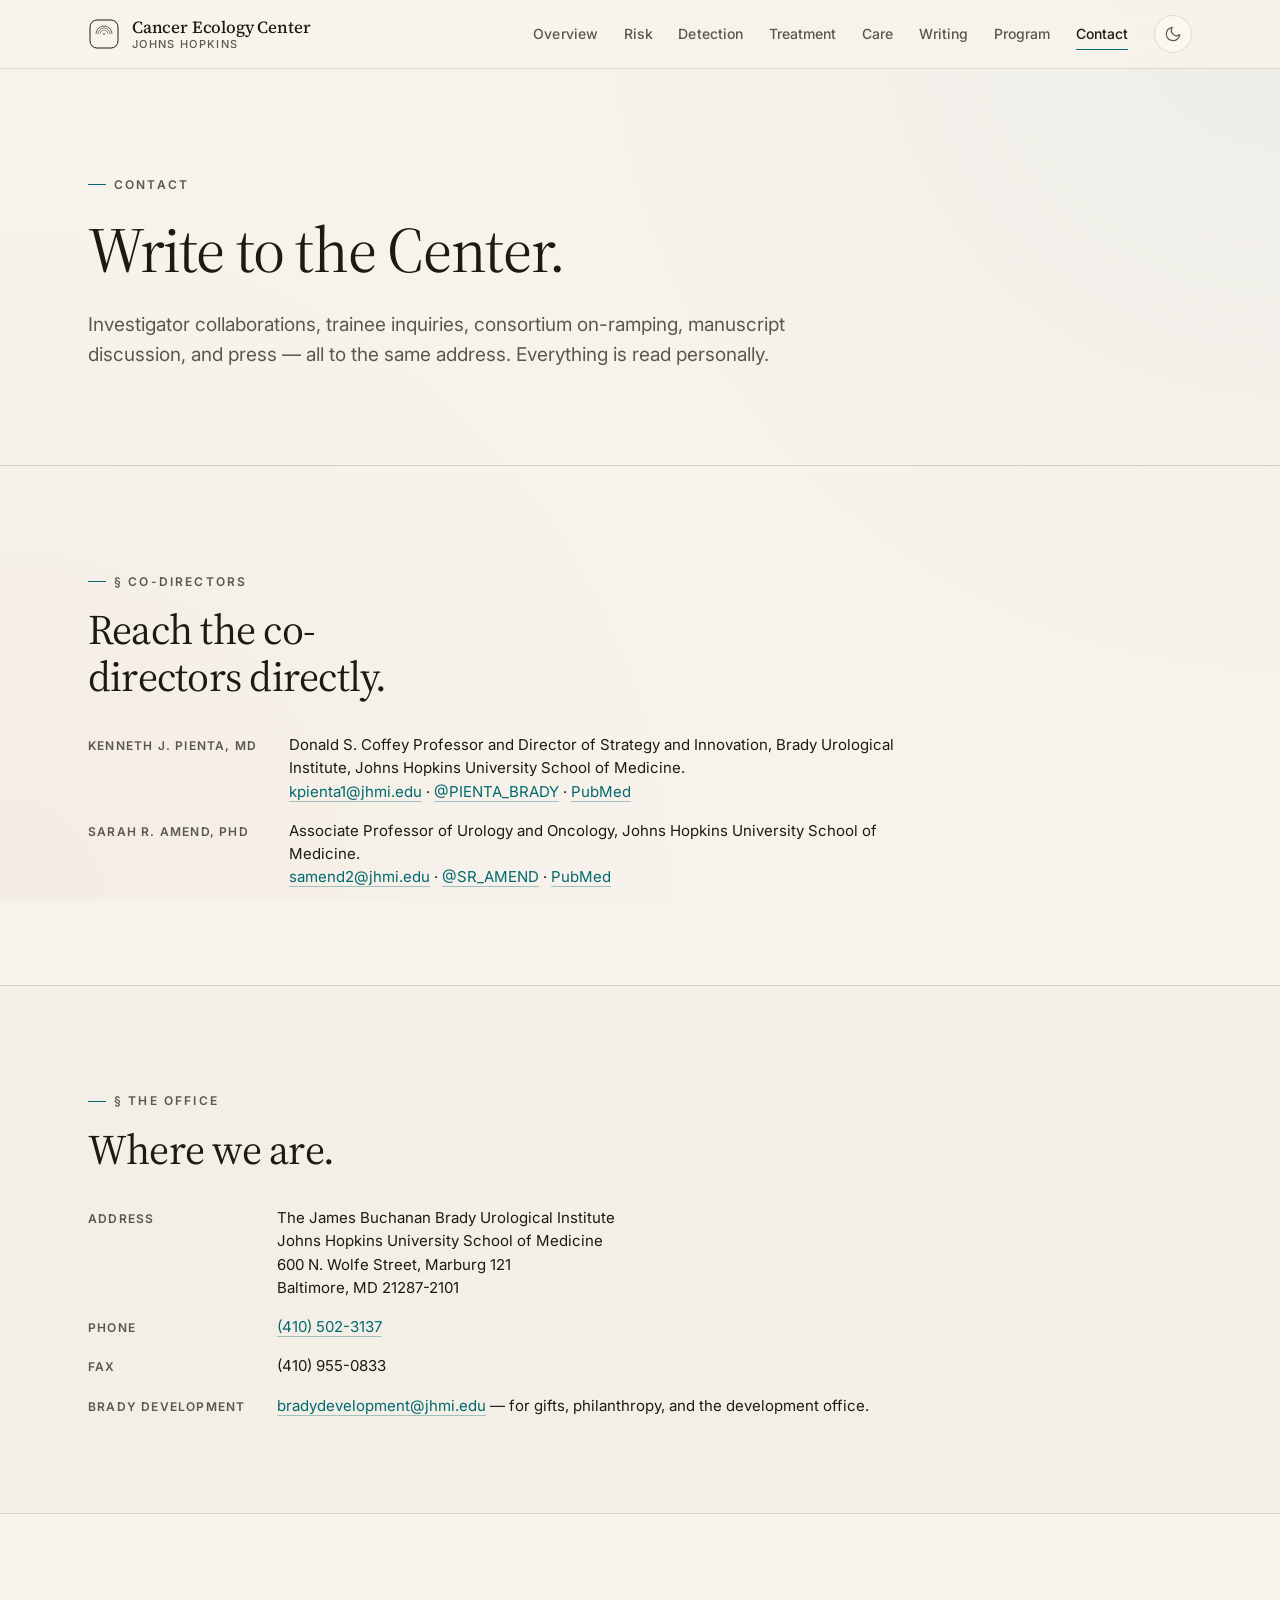
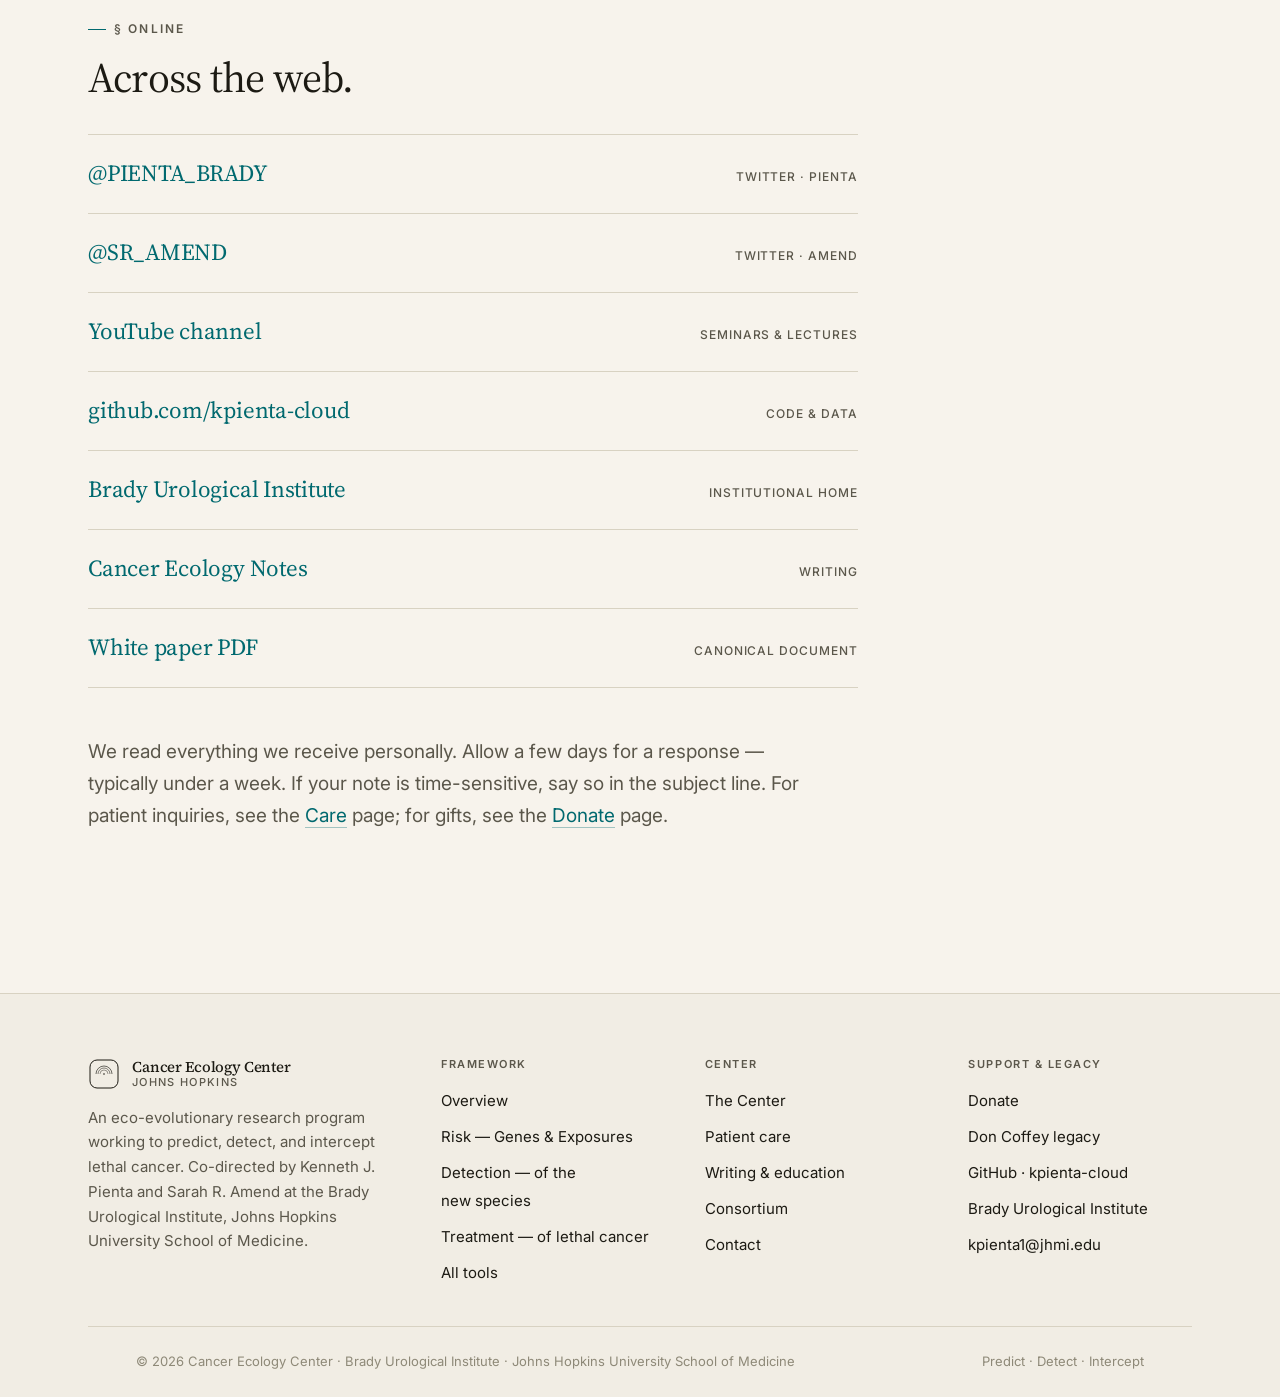
<file: contact.html>
<!doctype html>
<html lang="en">
<head>
  <meta charset="utf-8" />
  <meta name="viewport" content="width=device-width, initial-scale=1" />
  <title>Contact · Cancer Ecology Center</title>
  <meta name="description" content="Contact the Cancer Ecology Center at Johns Hopkins. Inquiries welcome from investigators, trainees, consortium partners, and press." />
  <link rel="icon" type="image/svg+xml" href="assets/images/favicon.svg" />
  <link rel="preconnect" href="https://fonts.googleapis.com" />
  <link rel="preconnect" href="https://fonts.gstatic.com" crossorigin />
  <link rel="stylesheet" href="https://fonts.googleapis.com/css2?family=Source+Serif+4:ital,opsz,wght@0,8..60,300..700;1,8..60,300..700&family=Inter:wght@400;500;600&family=JetBrains+Mono:wght@400;500&display=swap" />
  <link rel="stylesheet" href="assets/css/tokens.css" />
  <link rel="stylesheet" href="assets/css/base.css" />
  <link rel="stylesheet" href="assets/css/site.css" />
</head>
<body>
  <header class="site-header">
    <div class="site-header__inner">
      <a href="index.html" class="site-brand" aria-label="Cancer Ecology Center — home">
        <svg class="site-brand__mark" viewBox="0 0 64 64" fill="none" aria-hidden="true">
          <rect x="4" y="4" width="56" height="56" rx="14" stroke="currentColor" stroke-width="2" />
          <path d="M16 32 a16 16 0 0 1 32 0" stroke="currentColor" stroke-width="1.5" fill="none" opacity="0.85"/>
          <path d="M20 32 a12 12 0 0 1 24 0" stroke="currentColor" stroke-width="1.5" fill="none" opacity="0.7"/>
          <path d="M24 32 a8 8 0 0 1 16 0" stroke="currentColor" stroke-width="1.5" fill="none" opacity="0.55"/>
          <circle cx="32" cy="32" r="1.6" fill="currentColor" />
        </svg>
        <span><span class="site-brand__title">Cancer Ecology Center</span><span class="site-brand__sub">Johns Hopkins</span></span>
      </a>
      <nav class="site-nav" aria-label="Primary">
              <a href="overview.html">Overview</a>
              <a href="risk.html">Risk</a>
              <a href="detection.html">Detection</a>
              <a href="treatment.html">Treatment</a>
              <a href="care.html">Care</a>
              <a href="writing.html">Writing</a>
              <a href="program.html">Program</a>
              <a href="contact.html" aria-current="page">Contact</a>
              <button class="theme-toggle" data-theme-toggle type="button" aria-label="Toggle theme"></button>
            </nav>
      <button class="mobile-toggle" data-mobile-toggle type="button" aria-label="Open menu"><svg viewBox="0 0 24 24" fill="none" stroke="currentColor" stroke-width="1.8" stroke-linecap="round"><path d="M3 6h18M3 12h18M3 18h18"/></svg></button>
    </div>
  </header>

  <main>
    <section class="page-hero">
      <div class="container">
        <p class="page-hero__eyebrow">Contact</p>
        <h1>Write to the Center.</h1>
        <p class="page-hero__sub">Investigator collaborations, trainee inquiries, consortium on-ramping, manuscript discussion, and press — all to the same address. Everything is read personally.</p>
      </div>
    </section>

    <!-- CO-DIRECTORS -->
    <section>
      <div class="container">
        <div class="framework__intro reveal" style="margin-bottom: var(--space-8);">
          <div>
            <p class="section-eyebrow">§ Co-Directors</p>
            <h2 class="section-title">Reach the co-directors directly.</h2>
          </div>
        </div>

        <dl class="def-list reveal" style="max-width: 820px;">
          <dt>Kenneth J. Pienta, MD</dt>
          <dd>
            Donald S. Coffey Professor and Director of Strategy and Innovation, Brady Urological Institute, Johns Hopkins University School of Medicine.<br />
            <a href="mailto:kpienta1@jhmi.edu">kpienta1@jhmi.edu</a> &middot;
            <a href="https://twitter.com/PIENTA_BRADY" rel="external noopener">@PIENTA_BRADY</a> &middot;
            <a href="https://www.ncbi.nlm.nih.gov/pubmed/?term=Pienta+K" rel="external noopener">PubMed</a>
          </dd>
          <dt>Sarah R. Amend, PhD</dt>
          <dd>
            Associate Professor of Urology and Oncology, Johns Hopkins University School of Medicine.<br />
            <a href="mailto:samend2@jhmi.edu">samend2@jhmi.edu</a> &middot;
            <a href="https://twitter.com/SR_AMEND" rel="external noopener">@SR_AMEND</a> &middot;
            <a href="https://pubmed.ncbi.nlm.nih.gov/?sort=date&amp;term=amend%20sr" rel="external noopener">PubMed</a>
          </dd>
        </dl>
      </div>
    </section>

    <!-- ADDRESS -->
    <section style="background: color-mix(in oklab, var(--color-surface-offset) 50%, transparent); border-top: 1px solid var(--color-divider); border-bottom: 1px solid var(--color-divider);">
      <div class="container">
        <div class="framework__intro reveal" style="margin-bottom: var(--space-8);">
          <div>
            <p class="section-eyebrow">§ The office</p>
            <h2 class="section-title">Where we are.</h2>
          </div>
        </div>

        <dl class="def-list reveal" style="max-width: 820px;">
          <dt>Address</dt>
          <dd>
            The James Buchanan Brady Urological Institute<br />
            Johns Hopkins University School of Medicine<br />
            600 N. Wolfe Street, Marburg 121<br />
            Baltimore, MD 21287-2101
          </dd>
          <dt>Phone</dt>
          <dd><a href="tel:+14105023137">(410) 502-3137</a></dd>
          <dt>Fax</dt>
          <dd>(410) 955-0833</dd>
          <dt>Brady Development</dt>
          <dd><a href="mailto:bradydevelopment@jhmi.edu">bradydevelopment@jhmi.edu</a> — for gifts, philanthropy, and the development office.</dd>
        </dl>
      </div>
    </section>

    <!-- SOCIAL & WEB -->
    <section>
      <div class="container">
        <div class="framework__intro reveal" style="margin-bottom: var(--space-8);">
          <div>
            <p class="section-eyebrow">§ Online</p>
            <h2 class="section-title">Across the web.</h2>
          </div>
        </div>

        <ul class="link-list reveal" style="max-width: 820px;">
          <li>
            <a href="https://twitter.com/PIENTA_BRADY" rel="external noopener">@PIENTA_BRADY</a>
            <span class="link-list__meta">Twitter · Pienta</span>
          </li>
          <li>
            <a href="https://twitter.com/SR_AMEND" rel="external noopener">@SR_AMEND</a>
            <span class="link-list__meta">Twitter · Amend</span>
          </li>
          <li>
            <a href="https://www.youtube.com/user/kpienta1" rel="external noopener">YouTube channel</a>
            <span class="link-list__meta">Seminars &amp; lectures</span>
          </li>
          <li>
            <a href="https://github.com/kpienta-cloud" rel="external noopener">github.com/kpienta-cloud</a>
            <span class="link-list__meta">Code &amp; data</span>
          </li>
          <li>
            <a href="https://urology.jhu.edu/" rel="external noopener">Brady Urological Institute</a>
            <span class="link-list__meta">Institutional home</span>
          </li>
          <li>
            <a href="writing.html">Cancer Ecology Notes</a>
            <span class="link-list__meta">Writing</span>
          </li>
          <li>
            <a href="assets/downloads/Pienta_Canonical_Theory_v1.pdf" download>White paper PDF</a>
            <span class="link-list__meta">Canonical document</span>
          </li>
        </ul>

        <p class="prose reveal" style="margin-top: var(--space-12); color: var(--color-text-muted); max-width: 60ch;">
          We read everything we receive personally. Allow a few days for a response — typically under a week. If your note is time-sensitive, say so in the subject line. For patient inquiries, see the <a href="care.html">Care</a> page; for gifts, see the <a href="donate.html">Donate</a> page.
        </p>
      </div>
    </section>
  </main>

  <footer class="site-footer">
    <div class="container">
      <div class="site-footer__inner">
        <div class="site-footer__brand">
          <a href="index.html" class="site-brand">
            <svg class="site-brand__mark" viewBox="0 0 64 64" fill="none" aria-hidden="true">
              <rect x="4" y="4" width="56" height="56" rx="14" stroke="currentColor" stroke-width="2" />
              <path d="M16 32 a16 16 0 0 1 32 0" stroke="currentColor" stroke-width="1.5" fill="none" opacity="0.85"/>
              <path d="M20 32 a12 12 0 0 1 24 0" stroke="currentColor" stroke-width="1.5" fill="none" opacity="0.7"/>
              <path d="M24 32 a8 8 0 0 1 16 0" stroke="currentColor" stroke-width="1.5" fill="none" opacity="0.55"/>
              <circle cx="32" cy="32" r="1.6" fill="currentColor" />
            </svg>
            <span><span class="site-brand__title">Cancer Ecology Center</span><span class="site-brand__sub">Johns Hopkins</span></span>
          </a>
          <p>An eco-evolutionary research program working to predict, detect, and intercept lethal cancer. Co-directed by Kenneth J. Pienta and Sarah R. Amend at the Brady Urological Institute, Johns Hopkins University School of Medicine.</p>
        </div>

        <div>
          <h4>Framework</h4>
          <ul>
            <li><a href="overview.html">Overview</a></li>
            <li><a href="risk.html">Risk &mdash; Genes &amp; Exposures</a></li>
            <li><a href="detection.html">Detection &mdash; of the new species</a></li>
            <li><a href="treatment.html">Treatment &mdash; of lethal cancer</a></li>
            <li><a href="tools.html">All tools</a></li>
          </ul>
        </div>

        <div>
          <h4>Center</h4>
          <ul>
            <li><a href="program.html">The Center</a></li>
            <li><a href="care.html">Patient care</a></li>
            <li><a href="writing.html">Writing &amp; education</a></li>
            <li><a href="program.html#consortium">Consortium</a></li>
            <li><a href="contact.html">Contact</a></li>
          </ul>
        </div>

        <div>
          <h4>Support &amp; Legacy</h4>
          <ul>
            <li><a href="donate.html">Donate</a></li>
            <li><a href="legacy.html">Don Coffey legacy</a></li>
            <li><a href="https://github.com/kpienta-cloud" rel="external noopener">GitHub · kpienta-cloud</a></li>
            <li><a href="https://urology.jhu.edu/" rel="external noopener">Brady Urological Institute</a></li>
            <li><a href="mailto:kpienta1@jhmi.edu">kpienta1@jhmi.edu</a></li>
          </ul>
        </div>
      </div>

      <div class="site-footer__legal container">
        <span>© 2026 Cancer Ecology Center · Brady Urological Institute · Johns Hopkins University School of Medicine</span>
        <span>Predict · Detect · Intercept</span>
      </div>
    </div>
  </footer>

  <script src="assets/js/site.js"></script>
</body>
</html>
</file>
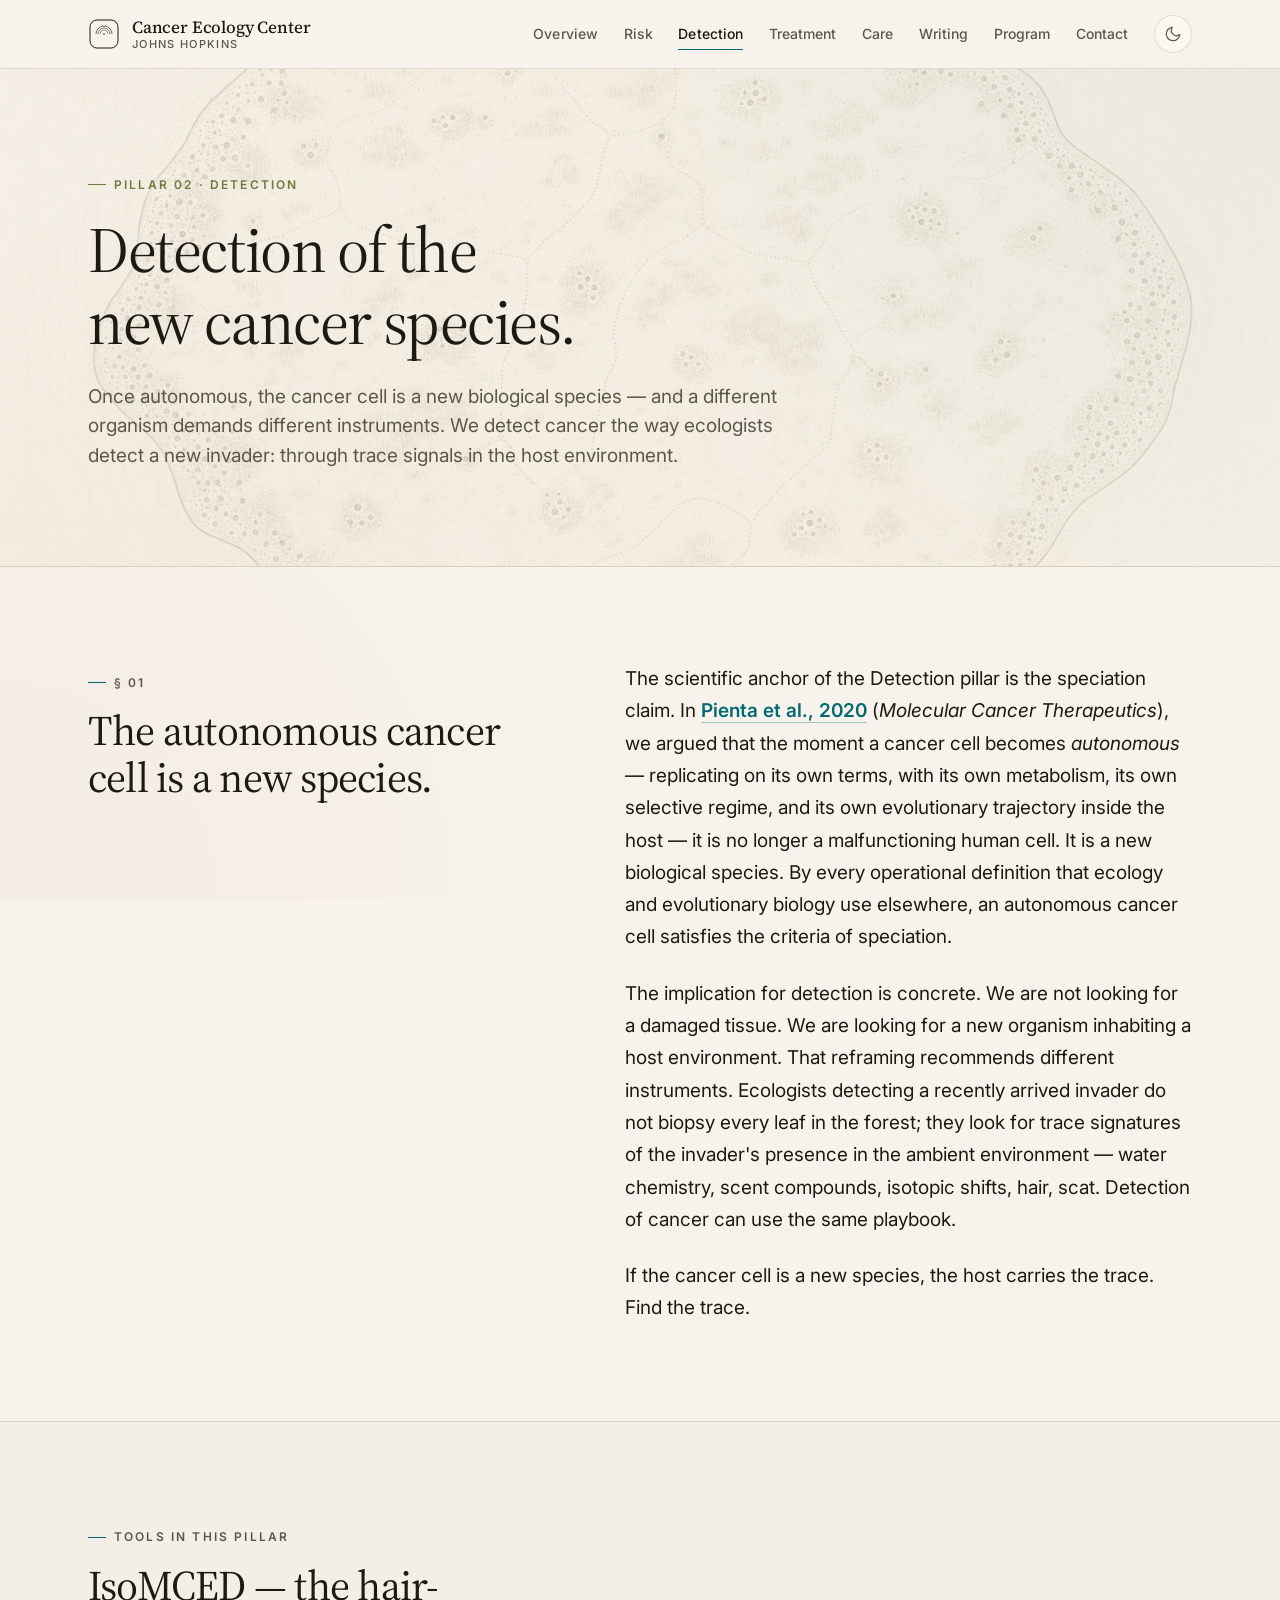
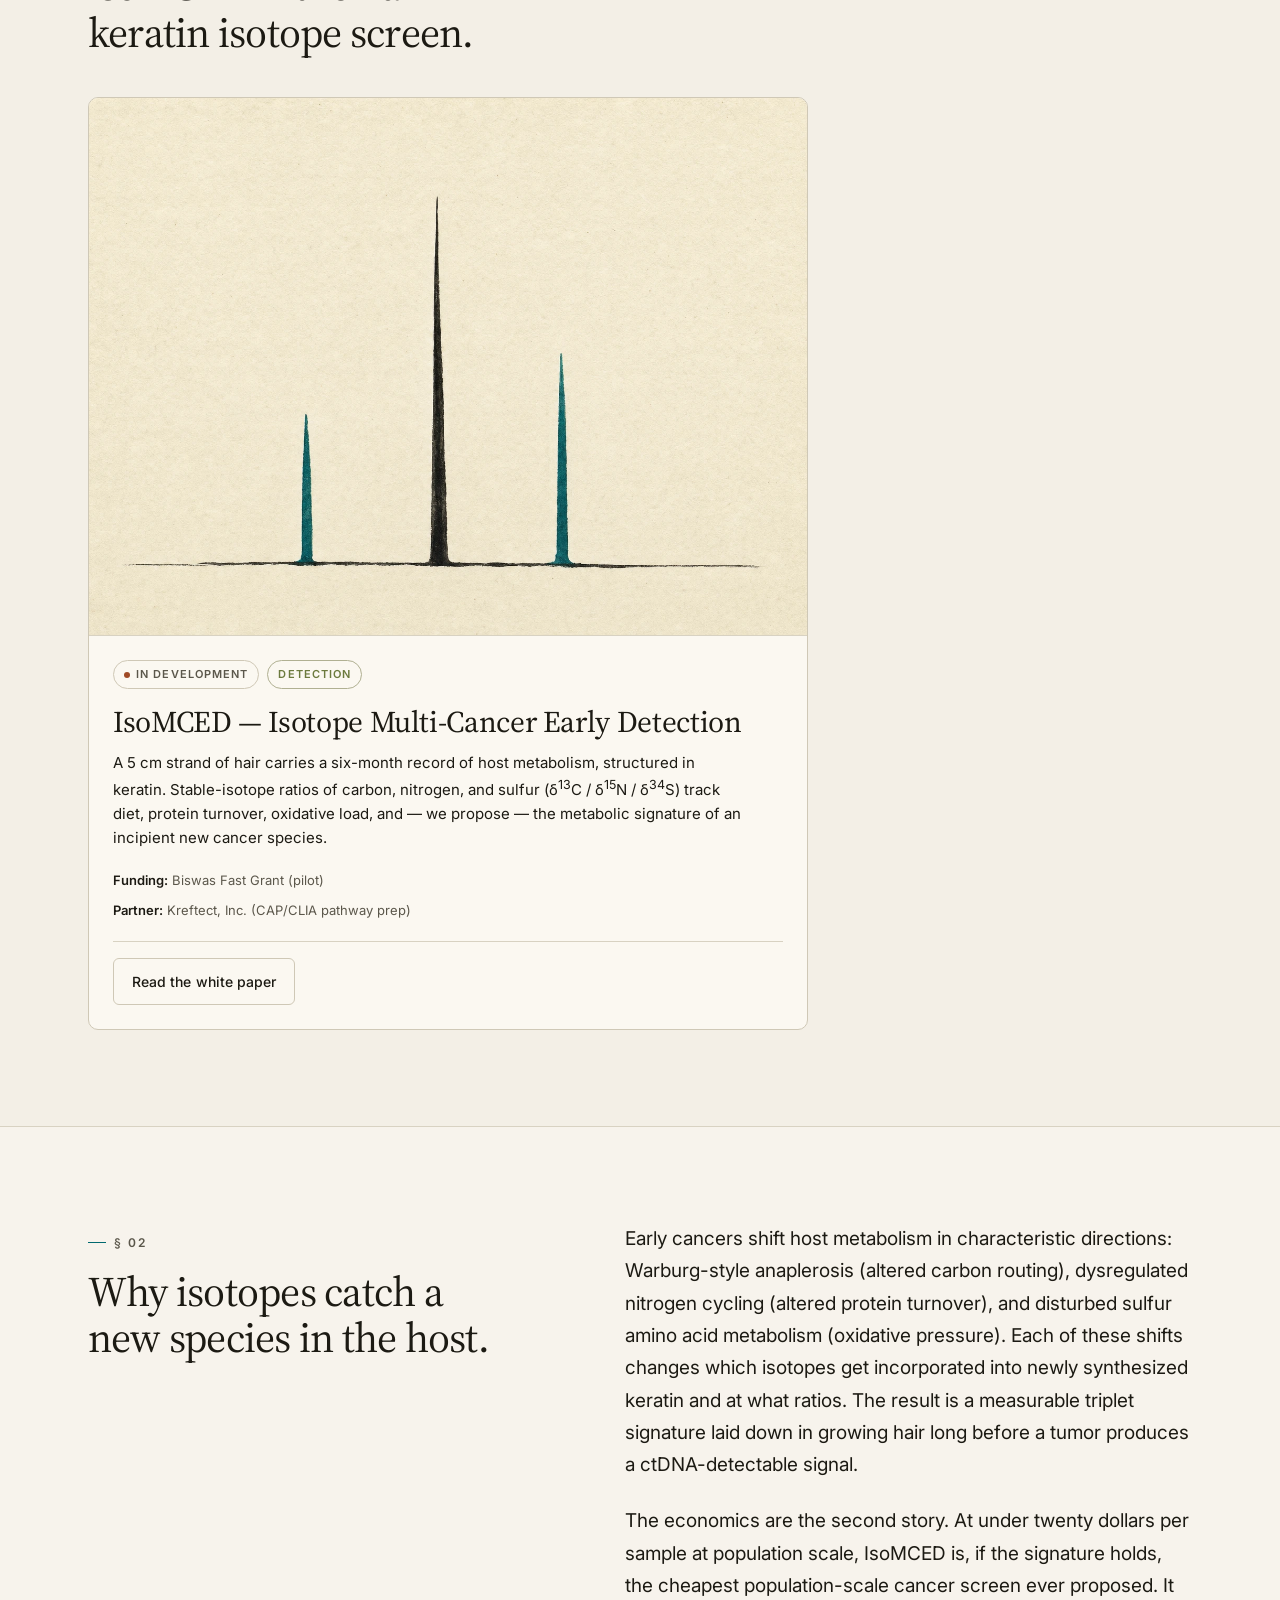
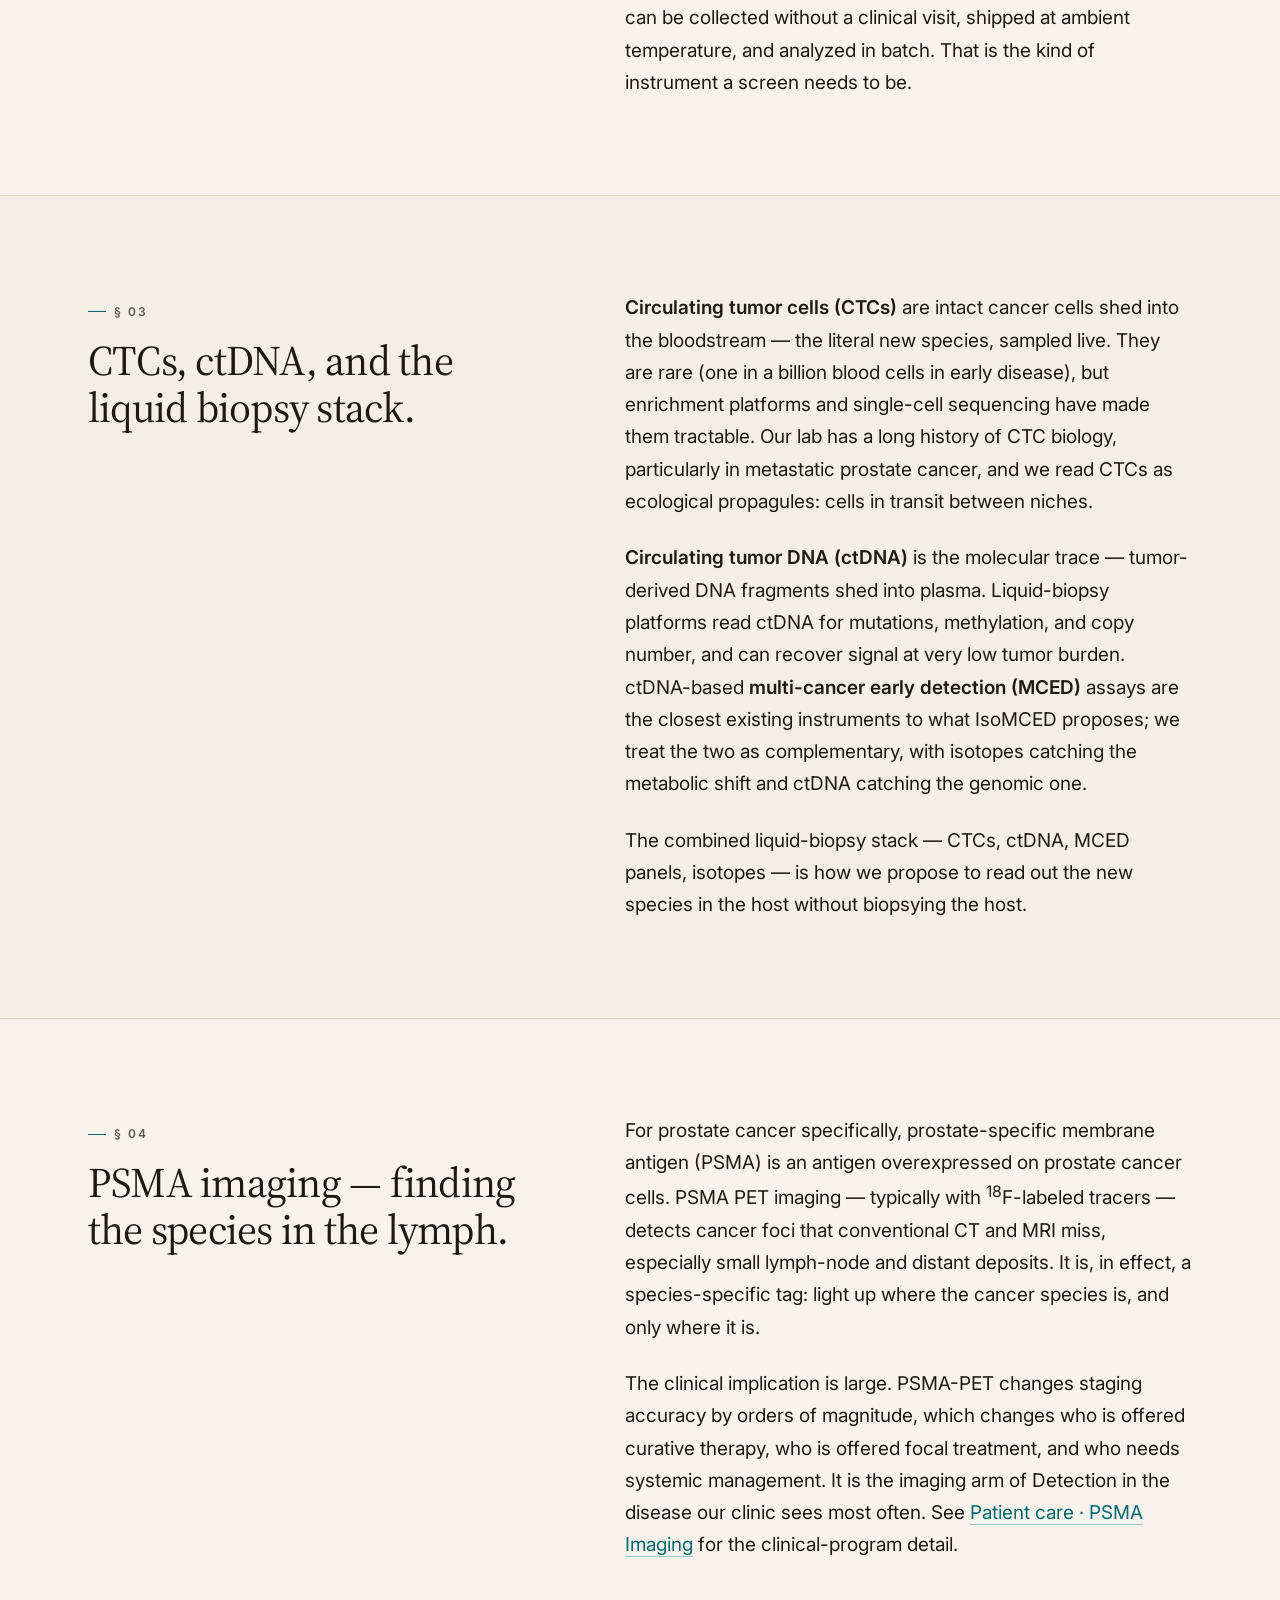
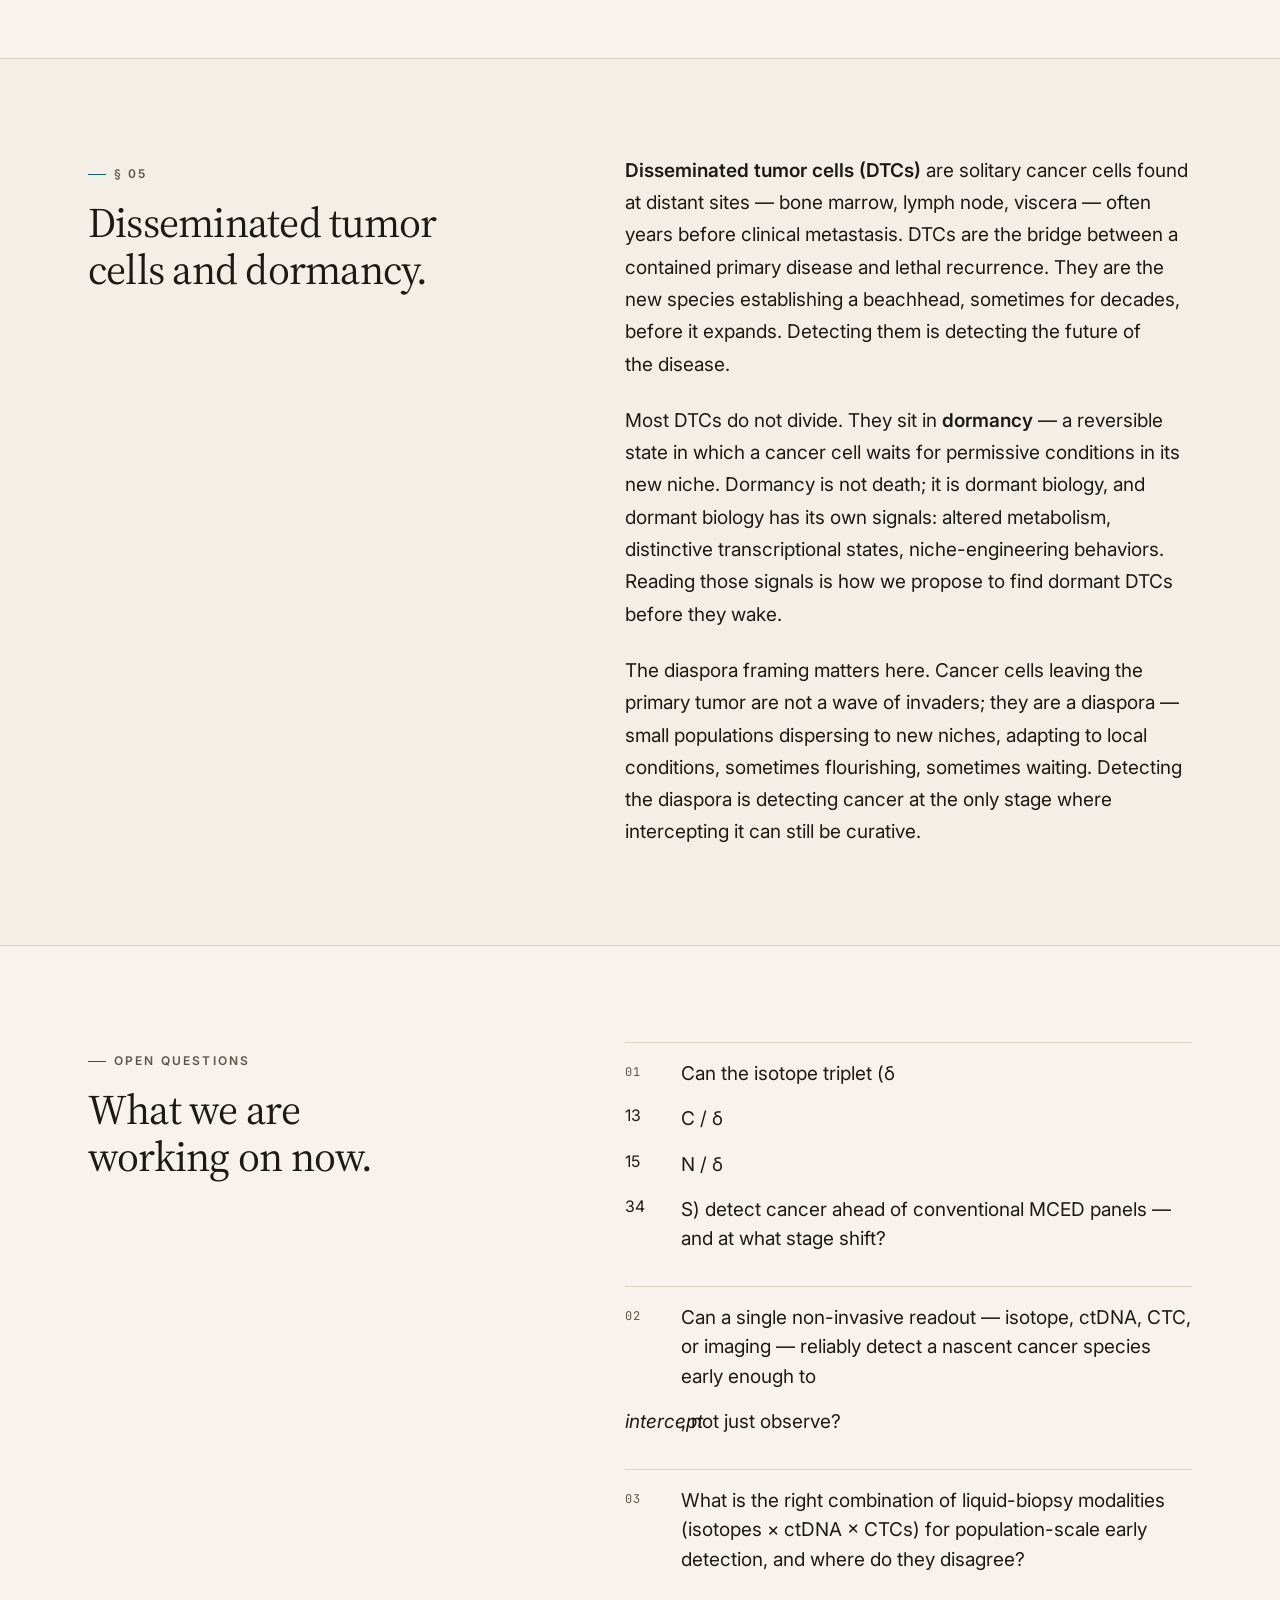
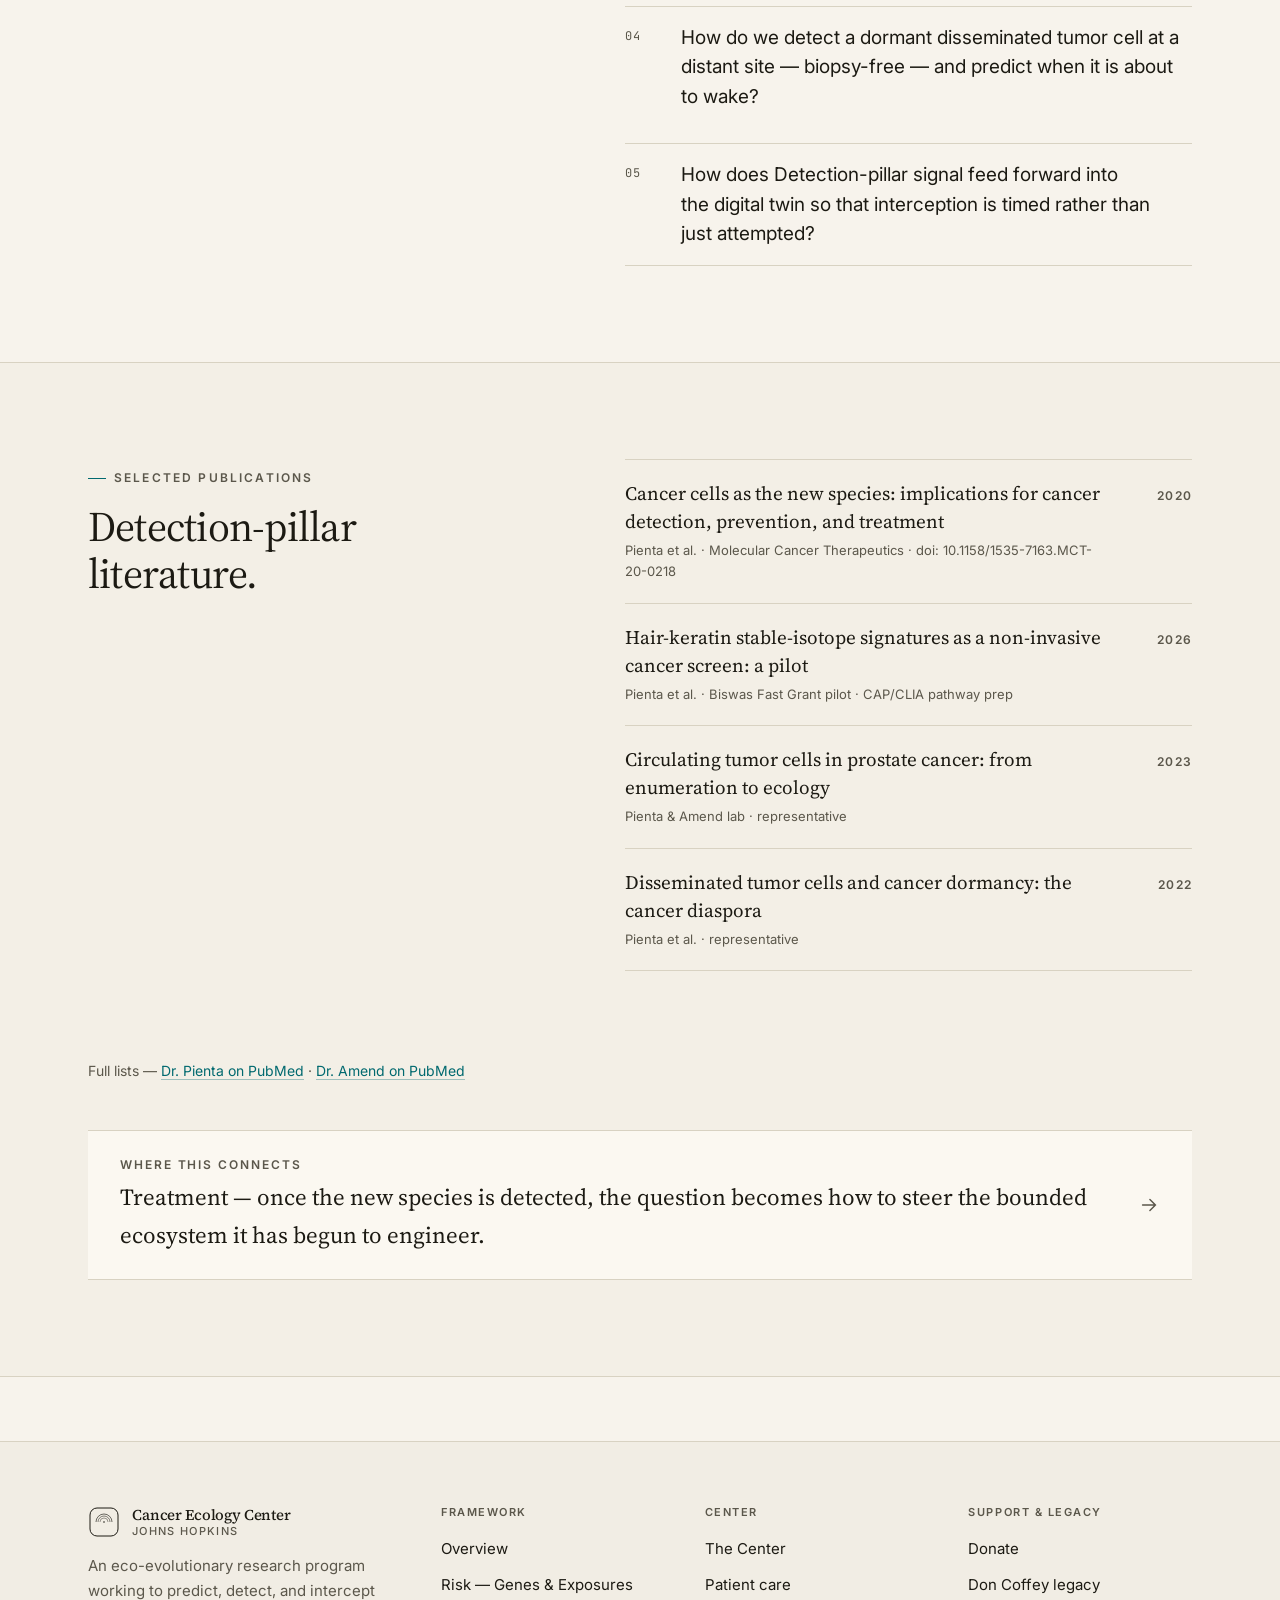
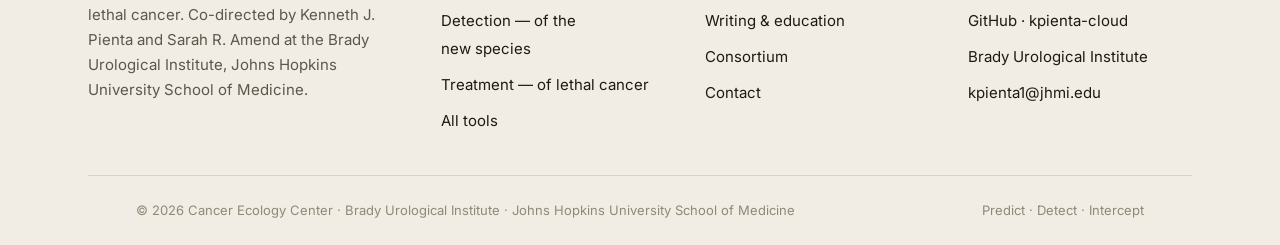
<file: detection.html>
<!doctype html>
<html lang="en">
<head>
  <meta charset="utf-8" />
  <meta name="viewport" content="width=device-width, initial-scale=1" />
  <title>Detection — Finding Lethal Cancer Early · Cancer Ecology Center</title>
  <meta name="description" content="The tumor is a town — bounded, habitat-engineering, edge-managed. Prairie-Dogs G-function models cancer behavior with evolutionary game theory." />
  <link rel="icon" type="image/svg+xml" href="assets/images/favicon.svg" />
  <link rel="preconnect" href="https://fonts.googleapis.com" />
  <link rel="preconnect" href="https://fonts.gstatic.com" crossorigin />
  <link rel="stylesheet" href="https://fonts.googleapis.com/css2?family=Source+Serif+4:ital,opsz,wght@0,8..60,300..700;1,8..60,300..700&family=Inter:wght@400;500;600&family=JetBrains+Mono:wght@400;500&display=swap" />
  <link rel="stylesheet" href="assets/css/tokens.css" />
  <link rel="stylesheet" href="assets/css/base.css" />
  <link rel="stylesheet" href="assets/css/site.css" />
</head>
<body class="layer-detection">
  <header class="site-header">
    <div class="site-header__inner">
      <a href="index.html" class="site-brand" aria-label="Cancer Ecology Center — home">
        <svg class="site-brand__mark" viewBox="0 0 64 64" fill="none" aria-hidden="true">
          <rect x="4" y="4" width="56" height="56" rx="14" stroke="currentColor" stroke-width="2" />
          <path d="M16 32 a16 16 0 0 1 32 0" stroke="currentColor" stroke-width="1.5" fill="none" opacity="0.85"/>
          <path d="M20 32 a12 12 0 0 1 24 0" stroke="currentColor" stroke-width="1.5" fill="none" opacity="0.7"/>
          <path d="M24 32 a8 8 0 0 1 16 0" stroke="currentColor" stroke-width="1.5" fill="none" opacity="0.55"/>
          <circle cx="32" cy="32" r="1.6" fill="currentColor" />
        </svg>
        <span><span class="site-brand__title">Cancer Ecology Center</span><span class="site-brand__sub">Johns Hopkins</span></span>
      </a>
      <nav class="site-nav" aria-label="Primary">
              <a href="overview.html">Overview</a>
              <a href="risk.html">Risk</a>
              <a href="detection.html" aria-current="page">Detection</a>
              <a href="treatment.html">Treatment</a>
              <a href="care.html">Care</a>
              <a href="writing.html">Writing</a>
              <a href="program.html">Program</a>
              <a href="contact.html">Contact</a>
              <button class="theme-toggle" data-theme-toggle type="button" aria-label="Toggle theme"></button>
            </nav>
      <button class="mobile-toggle" data-mobile-toggle type="button" aria-label="Open menu"><svg viewBox="0 0 24 24" fill="none" stroke="currentColor" stroke-width="1.8" stroke-linecap="round"><path d="M3 6h18M3 12h18M3 18h18"/></svg></button>
    </div>
  </header>

  <main>
    <section class="page-hero">
      <div class="page-hero__visual" aria-hidden="true">
        <img src="assets/images/hero_detection.webp" alt="" style="width:100%; height:100%; object-fit:cover; object-position:center right; opacity:0.45;" />
      </div>
      <div class="container">
        <p class="page-hero__eyebrow">Pillar 02 &middot; Detection</p>
        <h1>Detection of the new cancer species.</h1>
        <p class="page-hero__sub">Once autonomous, the cancer cell is a new biological species &mdash; and a different organism demands different instruments. We detect cancer the way ecologists detect a new invader: through trace signals in the host environment.</p>
      </div>
    </section>

    <section>
      <div class="container">
        <div class="two-col reveal">
          <div class="two-col__heading">
            <p class="section-eyebrow">&sect; 01</p>
            <h2 class="section-title">The autonomous cancer cell is a new species.</h2>
          </div>
          <div class="prose">
            <p>The scientific anchor of the Detection pillar is the speciation claim. In <a href="https://doi.org/10.1158/1535-7163.MCT-20-0218" rel="external noopener" target="_blank"><strong>Pienta et al., 2020</strong></a> (<em>Molecular Cancer Therapeutics</em>), we argued that the moment a cancer cell becomes <em>autonomous</em> &mdash; replicating on its own terms, with its own metabolism, its own selective regime, and its own evolutionary trajectory inside the host &mdash; it is no longer a malfunctioning human cell. It is a new biological species. By every operational definition that ecology and evolutionary biology use elsewhere, an autonomous cancer cell satisfies the criteria of speciation.</p>
            <p>The implication for detection is concrete. We are not looking for a damaged tissue. We are looking for a new organism inhabiting a host environment. That reframing recommends different instruments. Ecologists detecting a recently arrived invader do not biopsy every leaf in the forest; they look for trace signatures of the invader's presence in the ambient environment &mdash; water chemistry, scent compounds, isotopic shifts, hair, scat. Detection of cancer can use the same playbook.</p>
            <p>If the cancer cell is a new species, the host carries the trace. Find the trace.</p>
          </div>
        </div>
      </div>
    </section>

    <section style="background: color-mix(in oklab, var(--color-surface-offset) 50%, transparent); border-top: 1px solid var(--color-divider); border-bottom: 1px solid var(--color-divider);">
      <div class="container">
        <div class="framework__intro reveal" style="margin-bottom: var(--space-10);">
          <div>
            <p class="section-eyebrow">Tools in this pillar</p>
            <h2 class="section-title">IsoMCED &mdash; the hair-keratin isotope screen.</h2>
          </div>
        </div>
        <div class="tool-grid" style="grid-template-columns: 1fr;">
          <article class="tool-card" style="max-width: 720px;">
            <div class="tool-card__visual"><img src="assets/images/tool_isomced.webp" alt="IsoMCED isotope spectrum visualization" loading="lazy" decoding="async" /></div>
            <div class="tool-card__body">
              <div class="tool-card__tagrow">
                <span class="tag tag--dev">In development</span>
                <span class="tag tag--detection">Detection</span>
              </div>
              <h3 class="tool-card__name">IsoMCED &mdash; Isotope Multi-Cancer Early Detection</h3>
              <p class="tool-card__desc">A 5 cm strand of hair carries a six-month record of host metabolism, structured in keratin. Stable-isotope ratios of carbon, nitrogen, and sulfur (&delta;<sup>13</sup>C / &delta;<sup>15</sup>N / &delta;<sup>34</sup>S) track diet, protein turnover, oxidative load, and &mdash; we propose &mdash; the metabolic signature of an incipient new cancer species.</p>
              <div class="tool-card__meta">
                <span><strong>Funding:</strong> Biswas Fast Grant (pilot)</span>
                <span><strong>Partner:</strong> Kreftect, Inc. (CAP/CLIA pathway prep)</span>
              </div>
              <div class="tool-card__actions">
                <a class="btn btn--ghost" href="writing.html">Read the white paper</a>
              </div>
            </div>
          </article>
        </div>
      </div>
    </section>

    <section>
      <div class="container">
        <div class="two-col reveal">
          <div class="two-col__heading">
            <p class="section-eyebrow">&sect; 02</p>
            <h2 class="section-title">Why isotopes catch a new species in the host.</h2>
          </div>
          <div class="prose">
            <p>Early cancers shift host metabolism in characteristic directions: Warburg-style anaplerosis (altered carbon routing), dysregulated nitrogen cycling (altered protein turnover), and disturbed sulfur amino acid metabolism (oxidative pressure). Each of these shifts changes which isotopes get incorporated into newly synthesized keratin and at what ratios. The result is a measurable triplet signature laid down in growing hair long before a tumor produces a ctDNA-detectable signal.</p>
            <p>The economics are the second story. At under twenty dollars per sample at population scale, IsoMCED is, if the signature holds, the cheapest population-scale cancer screen ever proposed. It can be collected without a clinical visit, shipped at ambient temperature, and analyzed in batch. That is the kind of instrument a screen needs to be.</p>
          </div>
        </div>
      </div>
    </section>

    <section style="background: color-mix(in oklab, var(--color-surface-offset) 50%, transparent); border-top: 1px solid var(--color-divider); border-bottom: 1px solid var(--color-divider);">
      <div class="container">
        <div class="two-col reveal">
          <div class="two-col__heading">
            <p class="section-eyebrow">&sect; 03</p>
            <h2 class="section-title">CTCs, ctDNA, and the liquid biopsy stack.</h2>
          </div>
          <div class="prose">
            <p><strong>Circulating tumor cells (CTCs)</strong> are intact cancer cells shed into the bloodstream &mdash; the literal new species, sampled live. They are rare (one in a billion blood cells in early disease), but enrichment platforms and single-cell sequencing have made them tractable. Our lab has a long history of CTC biology, particularly in metastatic prostate cancer, and we read CTCs as ecological propagules: cells in transit between niches.</p>
            <p><strong>Circulating tumor DNA (ctDNA)</strong> is the molecular trace &mdash; tumor-derived DNA fragments shed into plasma. Liquid-biopsy platforms read ctDNA for mutations, methylation, and copy number, and can recover signal at very low tumor burden. ctDNA-based <strong>multi-cancer early detection (MCED)</strong> assays are the closest existing instruments to what IsoMCED proposes; we treat the two as complementary, with isotopes catching the metabolic shift and ctDNA catching the genomic one.</p>
            <p>The combined liquid-biopsy stack &mdash; CTCs, ctDNA, MCED panels, isotopes &mdash; is how we propose to read out the new species in the host without biopsying the host.</p>
          </div>
        </div>
      </div>
    </section>

    <section>
      <div class="container">
        <div class="two-col reveal">
          <div class="two-col__heading">
            <p class="section-eyebrow">&sect; 04</p>
            <h2 class="section-title">PSMA imaging &mdash; finding the species in the lymph.</h2>
          </div>
          <div class="prose">
            <p>For prostate cancer specifically, prostate-specific membrane antigen (PSMA) is an antigen overexpressed on prostate cancer cells. PSMA PET imaging &mdash; typically with <sup>18</sup>F-labeled tracers &mdash; detects cancer foci that conventional CT and MRI miss, especially small lymph-node and distant deposits. It is, in effect, a species-specific tag: light up where the cancer species is, and only where it is.</p>
            <p>The clinical implication is large. PSMA-PET changes staging accuracy by orders of magnitude, which changes who is offered curative therapy, who is offered focal treatment, and who needs systemic management. It is the imaging arm of Detection in the disease our clinic sees most often. See <a href="care.html#psma-imaging">Patient care &middot; PSMA Imaging</a> for the clinical-program detail.</p>
          </div>
        </div>
      </div>
    </section>

    <section style="background: color-mix(in oklab, var(--color-surface-offset) 50%, transparent); border-top: 1px solid var(--color-divider); border-bottom: 1px solid var(--color-divider);">
      <div class="container">
        <div class="two-col reveal">
          <div class="two-col__heading">
            <p class="section-eyebrow">&sect; 05</p>
            <h2 class="section-title">Disseminated tumor cells and dormancy.</h2>
          </div>
          <div class="prose">
            <p><strong>Disseminated tumor cells (DTCs)</strong> are solitary cancer cells found at distant sites &mdash; bone marrow, lymph node, viscera &mdash; often years before clinical metastasis. DTCs are the bridge between a contained primary disease and lethal recurrence. They are the new species establishing a beachhead, sometimes for decades, before it expands. Detecting them is detecting the future of the disease.</p>
            <p>Most DTCs do not divide. They sit in <strong>dormancy</strong> &mdash; a reversible state in which a cancer cell waits for permissive conditions in its new niche. Dormancy is not death; it is dormant biology, and dormant biology has its own signals: altered metabolism, distinctive transcriptional states, niche-engineering behaviors. Reading those signals is how we propose to find dormant DTCs before they wake.</p>
            <p>The diaspora framing matters here. Cancer cells leaving the primary tumor are not a wave of invaders; they are a diaspora &mdash; small populations dispersing to new niches, adapting to local conditions, sometimes flourishing, sometimes waiting. Detecting the diaspora is detecting cancer at the only stage where intercepting it can still be curative.</p>
          </div>
        </div>
      </div>
    </section>

    <section>
      <div class="container">
        <div class="two-col reveal">
          <div class="two-col__heading">
            <p class="section-eyebrow">Open questions</p>
            <h2 class="section-title">What we are working on now.</h2>
          </div>
          <ol class="questions-list">
            <li>Can the isotope triplet (&delta;<sup>13</sup>C / &delta;<sup>15</sup>N / &delta;<sup>34</sup>S) detect cancer ahead of conventional MCED panels &mdash; and at what stage shift?</li>
            <li>Can a single non-invasive readout &mdash; isotope, ctDNA, CTC, or imaging &mdash; reliably detect a nascent cancer species early enough to <em>intercept</em>, not just observe?</li>
            <li>What is the right combination of liquid-biopsy modalities (isotopes &times; ctDNA &times; CTCs) for population-scale early detection, and where do they disagree?</li>
            <li>How do we detect a dormant disseminated tumor cell at a distant site &mdash; biopsy-free &mdash; and predict when it is about to wake?</li>
            <li>How does Detection-pillar signal feed forward into the digital twin so that interception is timed rather than just attempted?</li>
          </ol>
        </div>
      </div>
    </section>

    <section style="background: color-mix(in oklab, var(--color-surface-offset) 50%, transparent); border-top: 1px solid var(--color-divider); border-bottom: 1px solid var(--color-divider);">
      <div class="container">
        <div class="two-col reveal">
          <div class="two-col__heading">
            <p class="section-eyebrow">Selected publications</p>
            <h2 class="section-title">Detection-pillar literature.</h2>
          </div>
          <ul class="pub-list">
            <li>
              <div>
                <span class="pub-list__title">Cancer cells as the new species: implications for cancer detection, prevention, and treatment</span>
                <div class="pub-list__meta">Pienta et al. &middot; Molecular Cancer Therapeutics &middot; doi: 10.1158/1535-7163.MCT-20-0218</div>
              </div>
              <span class="pub-list__year">2020</span>
            </li>
            <li>
              <div>
                <span class="pub-list__title">Hair-keratin stable-isotope signatures as a non-invasive cancer screen: a pilot</span>
                <div class="pub-list__meta">Pienta et al. &middot; Biswas Fast Grant pilot &middot; CAP/CLIA pathway prep</div>
              </div>
              <span class="pub-list__year">2026</span>
            </li>
            <li>
              <div>
                <span class="pub-list__title">Circulating tumor cells in prostate cancer: from enumeration to ecology</span>
                <div class="pub-list__meta">Pienta &amp; Amend lab &middot; representative</div>
              </div>
              <span class="pub-list__year">2023</span>
            </li>
            <li>
              <div>
                <span class="pub-list__title">Disseminated tumor cells and cancer dormancy: the cancer diaspora</span>
                <div class="pub-list__meta">Pienta et al. &middot; representative</div>
              </div>
              <span class="pub-list__year">2022</span>
            </li>
          </ul>
          <p style="margin-top: var(--space-6); font-size: 0.875rem; color: var(--color-text-muted);">
            Full lists &mdash;
            <a href="https://www.ncbi.nlm.nih.gov/pubmed/?term=Pienta+K" rel="external noopener" target="_blank">Dr. Pienta on PubMed</a>
            &middot;
            <a href="https://pubmed.ncbi.nlm.nih.gov/?sort=date&amp;term=amend%20sr" rel="external noopener" target="_blank">Dr. Amend on PubMed</a>
          </p>
        </div>

        <a class="cross-link" href="treatment.html">
          <div>
            <p class="cross-link__label">Where this connects</p>
            <span class="cross-link__title">Treatment &mdash; once the new species is detected, the question becomes how to steer the bounded ecosystem it has begun to engineer.</span>
          </div>
          <svg viewBox="0 0 24 24" fill="none" stroke="currentColor" stroke-width="1.6" stroke-linecap="round"><path d="M5 12h14M13 6l6 6-6 6"/></svg>
        </a>
      </div>
    </section>
  </main>

  <footer class="site-footer">
    <div class="container">
      <div class="site-footer__inner">
        <div class="site-footer__brand">
          <a href="index.html" class="site-brand">
            <svg class="site-brand__mark" viewBox="0 0 64 64" fill="none" aria-hidden="true">
              <rect x="4" y="4" width="56" height="56" rx="14" stroke="currentColor" stroke-width="2" />
              <path d="M16 32 a16 16 0 0 1 32 0" stroke="currentColor" stroke-width="1.5" fill="none" opacity="0.85"/>
              <path d="M20 32 a12 12 0 0 1 24 0" stroke="currentColor" stroke-width="1.5" fill="none" opacity="0.7"/>
              <path d="M24 32 a8 8 0 0 1 16 0" stroke="currentColor" stroke-width="1.5" fill="none" opacity="0.55"/>
              <circle cx="32" cy="32" r="1.6" fill="currentColor" />
            </svg>
            <span><span class="site-brand__title">Cancer Ecology Center</span><span class="site-brand__sub">Johns Hopkins</span></span>
          </a>
          <p>An eco-evolutionary research program working to predict, detect, and intercept lethal cancer. Co-directed by Kenneth J. Pienta and Sarah R. Amend at the Brady Urological Institute, Johns Hopkins University School of Medicine.</p>
        </div>

        <div>
          <h4>Framework</h4>
          <ul>
            <li><a href="overview.html">Overview</a></li>
            <li><a href="risk.html">Risk &mdash; Genes &amp; Exposures</a></li>
            <li><a href="detection.html">Detection &mdash; of the new species</a></li>
            <li><a href="treatment.html">Treatment &mdash; of lethal cancer</a></li>
            <li><a href="tools.html">All tools</a></li>
          </ul>
        </div>

        <div>
          <h4>Center</h4>
          <ul>
            <li><a href="program.html">The Center</a></li>
            <li><a href="care.html">Patient care</a></li>
            <li><a href="writing.html">Writing &amp; education</a></li>
            <li><a href="program.html#consortium">Consortium</a></li>
            <li><a href="contact.html">Contact</a></li>
          </ul>
        </div>

        <div>
          <h4>Support &amp; Legacy</h4>
          <ul>
            <li><a href="donate.html">Donate</a></li>
            <li><a href="legacy.html">Don Coffey legacy</a></li>
            <li><a href="https://github.com/kpienta-cloud" rel="external noopener">GitHub · kpienta-cloud</a></li>
            <li><a href="https://urology.jhu.edu/" rel="external noopener">Brady Urological Institute</a></li>
            <li><a href="mailto:kpienta1@jhmi.edu">kpienta1@jhmi.edu</a></li>
          </ul>
        </div>
      </div>

      <div class="site-footer__legal container">
        <span>© 2026 Cancer Ecology Center · Brady Urological Institute · Johns Hopkins University School of Medicine</span>
        <span>Predict · Detect · Intercept</span>
      </div>
    </div>
  </footer>

  <script src="assets/js/site.js"></script>
</body>
</html>
</file>
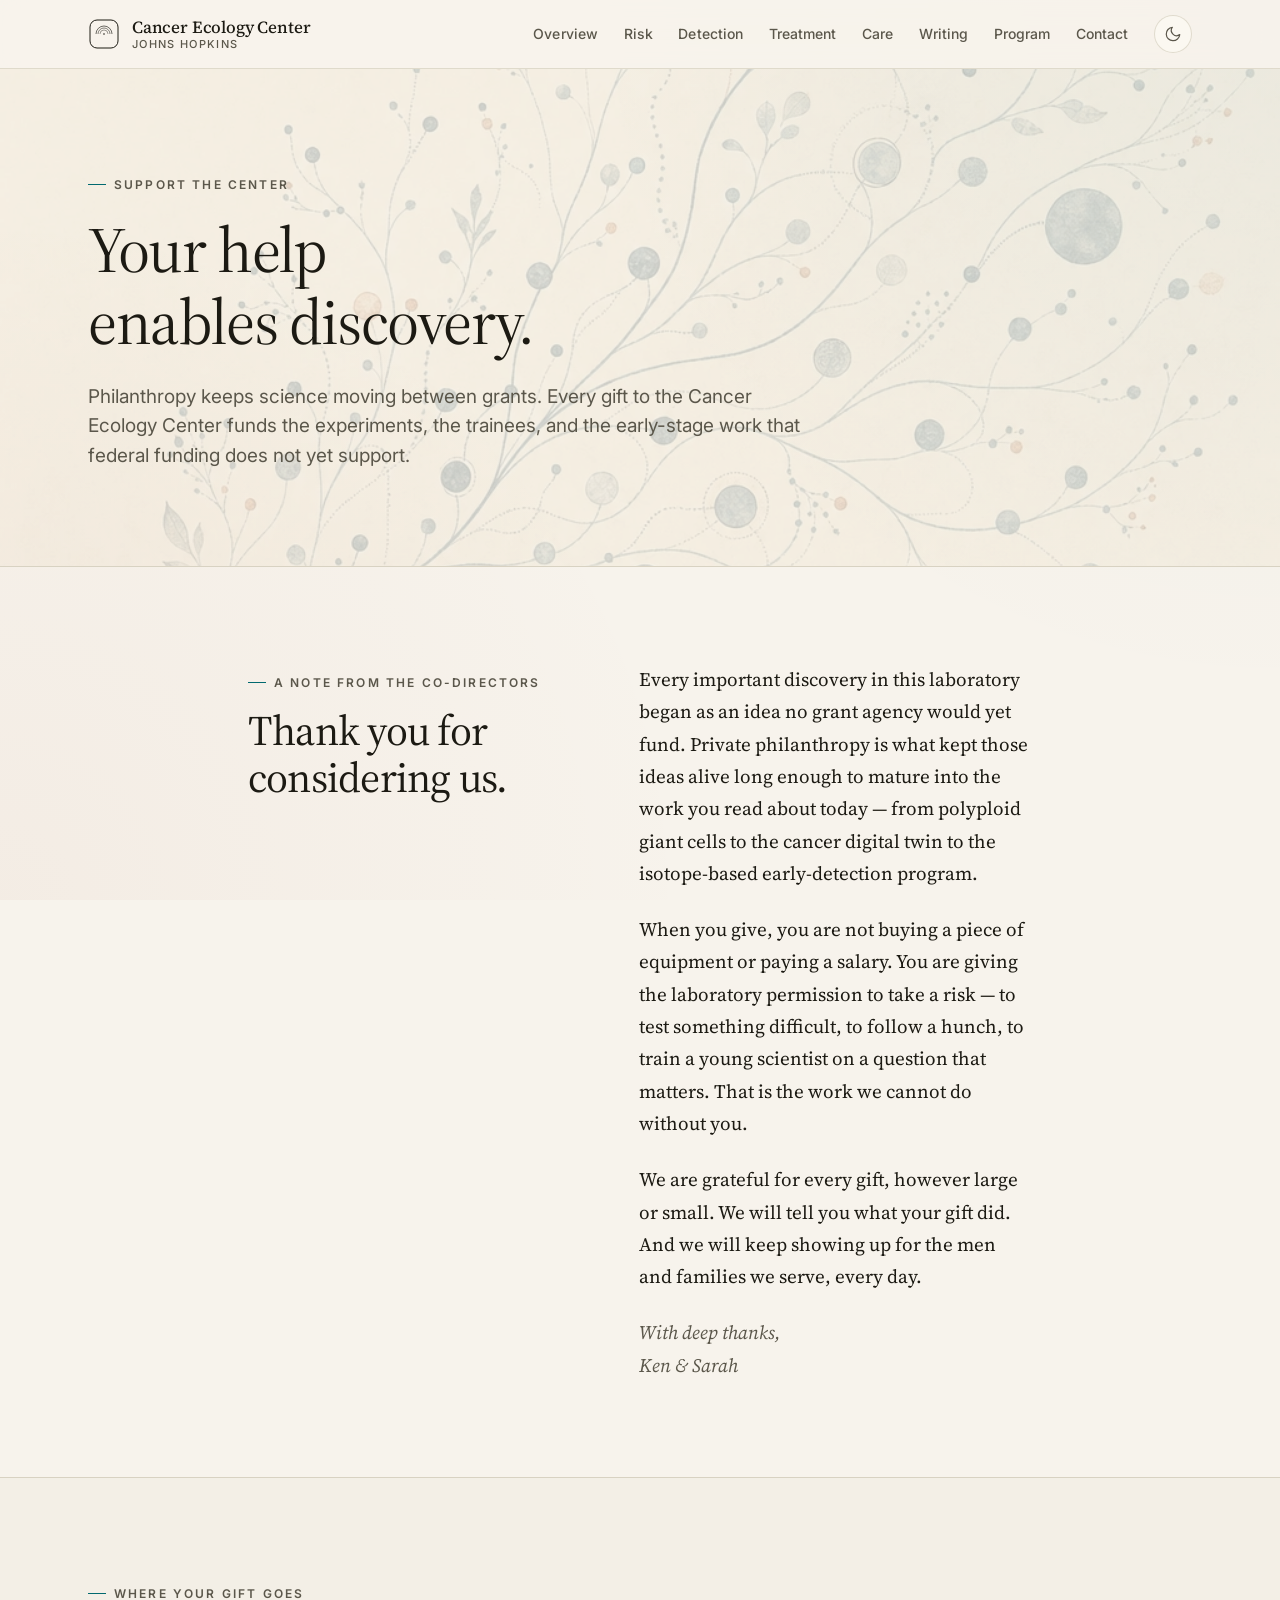
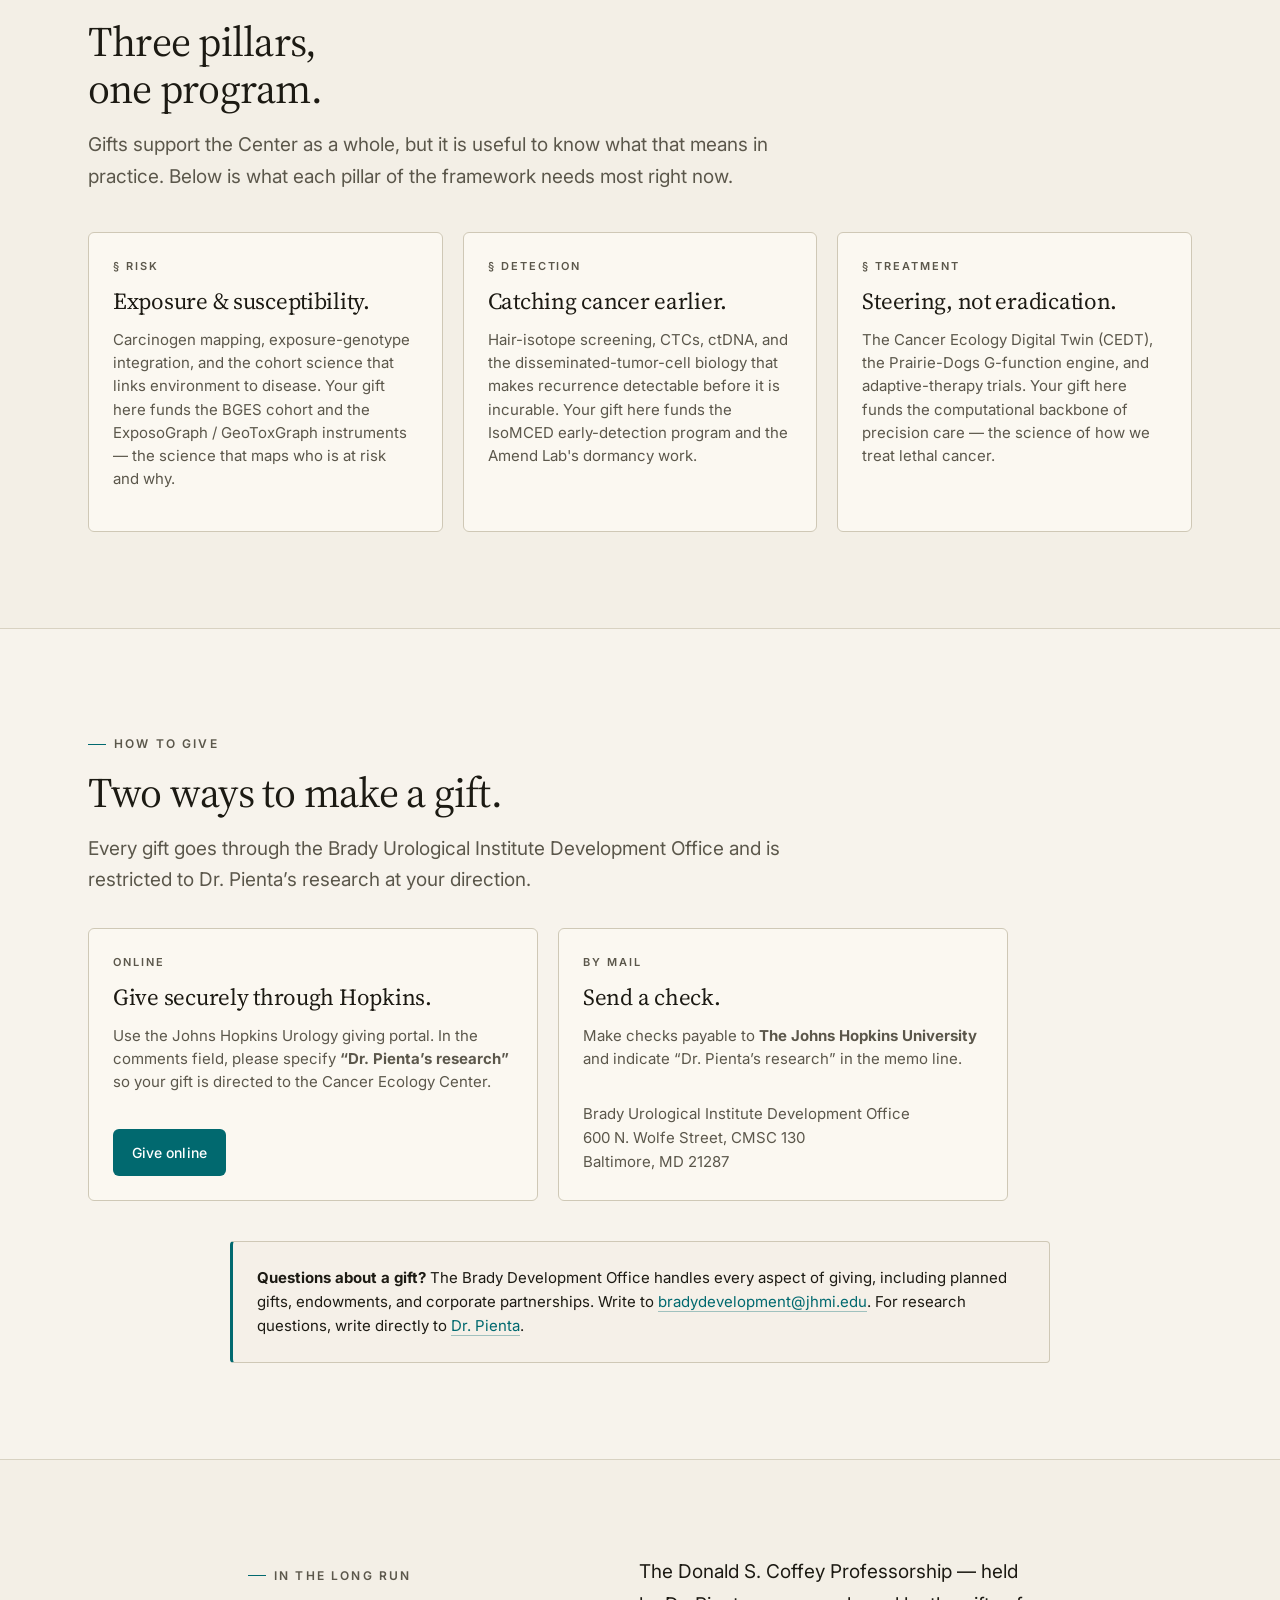
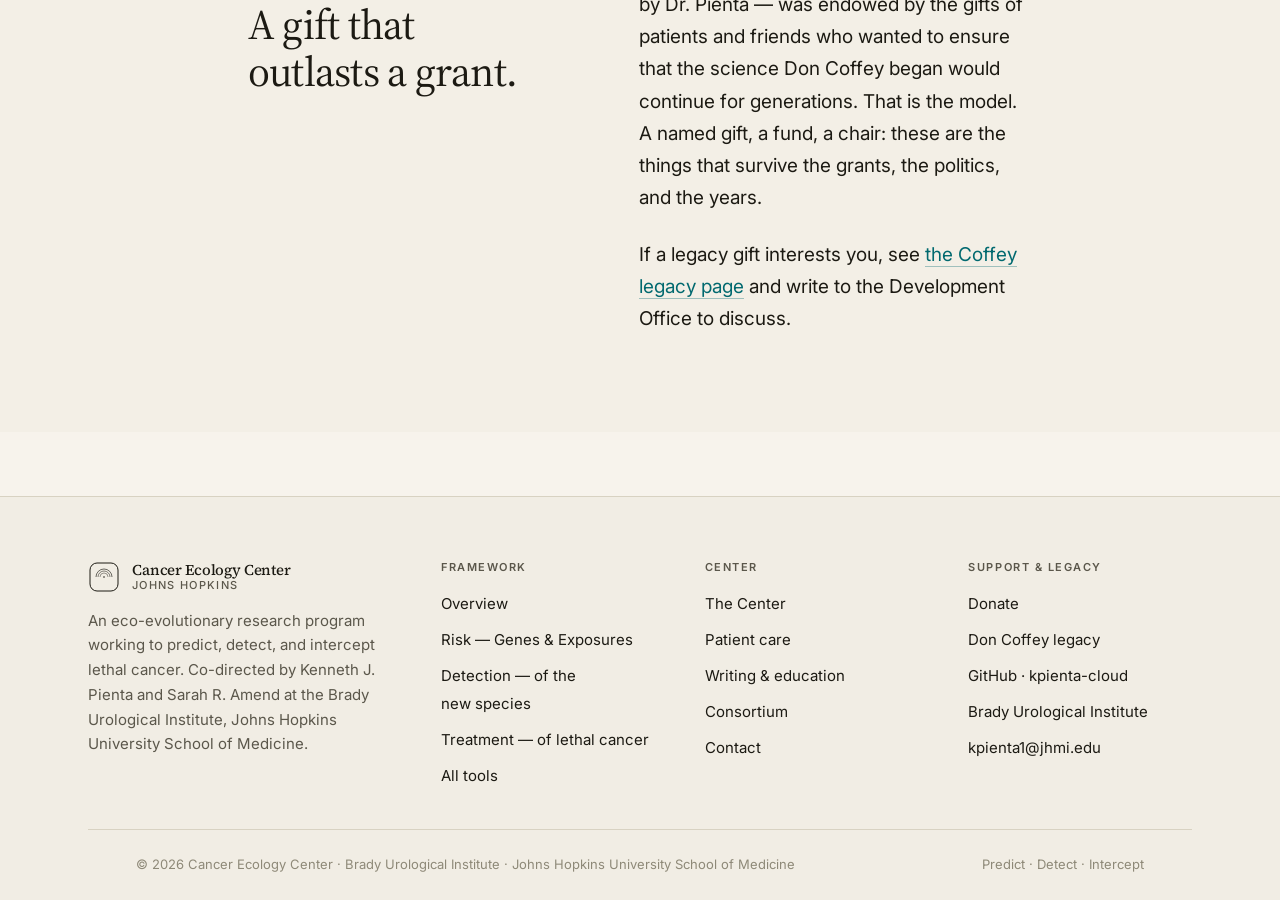
<file: donate.html>
<!doctype html>
<html lang="en">
<head>
  <meta charset="utf-8" />
  <meta name="viewport" content="width=device-width, initial-scale=1" />
  <title>Donate · Cancer Ecology Center</title>
  <meta name="description" content="Support the Cancer Ecology Center at Johns Hopkins. Gifts fund the experiments, the trainees, and the early-stage work between grants." />
  <link rel="icon" type="image/svg+xml" href="assets/images/favicon.svg" />
  <link rel="preconnect" href="https://fonts.googleapis.com" />
  <link rel="preconnect" href="https://fonts.gstatic.com" crossorigin />
  <link rel="stylesheet" href="https://fonts.googleapis.com/css2?family=Source+Serif+4:ital,opsz,wght@0,8..60,300..700;1,8..60,300..700&family=Inter:wght@400;500;600&family=JetBrains+Mono:wght@400;500&display=swap" />
  <link rel="stylesheet" href="assets/css/tokens.css" />
  <link rel="stylesheet" href="assets/css/base.css" />
  <link rel="stylesheet" href="assets/css/site.css" />
  
</head>
<body>
  <header class="site-header">
    <div class="site-header__inner">
      <a href="index.html" class="site-brand" aria-label="Cancer Ecology Center — home">
        <svg class="site-brand__mark" viewBox="0 0 64 64" fill="none" aria-hidden="true">
          <rect x="4" y="4" width="56" height="56" rx="14" stroke="currentColor" stroke-width="2" />
          <path d="M16 32 a16 16 0 0 1 32 0" stroke="currentColor" stroke-width="1.5" fill="none" opacity="0.85"/>
          <path d="M20 32 a12 12 0 0 1 24 0" stroke="currentColor" stroke-width="1.5" fill="none" opacity="0.7"/>
          <path d="M24 32 a8 8 0 0 1 16 0" stroke="currentColor" stroke-width="1.5" fill="none" opacity="0.55"/>
          <circle cx="32" cy="32" r="1.6" fill="currentColor" />
        </svg>
        <span><span class="site-brand__title">Cancer Ecology Center</span><span class="site-brand__sub">Johns Hopkins</span></span>
      </a>
      <nav class="site-nav" aria-label="Primary">
        <a href="overview.html">Overview</a>
        <a href="risk.html">Risk</a>
        <a href="detection.html">Detection</a>
        <a href="treatment.html">Treatment</a>
        <a href="care.html">Care</a>
        <a href="writing.html">Writing</a>
        <a href="program.html">Program</a>
        <a href="contact.html">Contact</a>
        <button class="theme-toggle" data-theme-toggle type="button" aria-label="Toggle theme"></button>
      </nav>
      <button class="mobile-toggle" data-mobile-toggle type="button" aria-label="Open menu"><svg viewBox="0 0 24 24" fill="none" stroke="currentColor" stroke-width="1.8" stroke-linecap="round"><path d="M3 6h18M3 12h18M3 18h18"/></svg></button>
    </div>
  </header>

  <main>

    <section class="page-hero">
      <div class="page-hero__visual" aria-hidden="true">
        <img src="assets/images/hero_donate.webp" alt="" style="width:100%; height:100%; object-fit:cover; object-position:center right; opacity:0.45;" />
      </div>
      <div class="container">
        <p class="page-hero__eyebrow">Support the Center</p>
        <h1>Your help enables discovery.</h1>
        <p class="page-hero__sub">Philanthropy keeps science moving between grants. Every gift to the Cancer Ecology Center funds the experiments, the trainees, and the early-stage work that federal funding does not yet support.</p>
      </div>
    </section>

    <!-- A note from the co-directors -->
    <section>
      <div class="container container--default">
        <div class="two-col reveal">
          <div class="two-col__heading">
            <p class="section-eyebrow">A note from the co-directors</p>
            <h2 class="section-title">Thank you for considering us.</h2>
          </div>
          <div class="letter">
            <p>Every important discovery in this laboratory began as an idea no grant agency would yet fund. Private philanthropy is what kept those ideas alive long enough to mature into the work you read about today &mdash; from polyploid giant cells to the cancer digital twin to the isotope-based early-detection program.</p>
            <p>When you give, you are not buying a piece of equipment or paying a salary. You are giving the laboratory permission to take a risk &mdash; to test something difficult, to follow a hunch, to train a young scientist on a question that matters. That is the work we cannot do without you.</p>
            <p>We are grateful for every gift, however large or small. We will tell you what your gift did. And we will keep showing up for the men and families we serve, every day.</p>
            <p class="letter__signoff">With deep thanks,<br />Ken &amp; Sarah</p>
          </div>
        </div>
      </div>
    </section>

    <!-- Where your gift goes -->
    <section style="background: color-mix(in oklab, var(--color-surface-offset) 50%, transparent); border-top: 1px solid var(--color-divider); border-bottom: 1px solid var(--color-divider);">
      <div class="container">
        <div class="framework__intro reveal" style="margin-bottom: var(--space-10);">
          <div>
            <p class="section-eyebrow">Where your gift goes</p>
            <h2 class="section-title">Three pillars, one program.</h2>
          </div>
          <p class="section-lede">Gifts support the Center as a whole, but it is useful to know what that means in practice. Below is what each pillar of the framework needs most right now.</p>
        </div>

        <div class="feature-grid feature-grid--3 reveal">
          <article class="feature-card">
            <span class="feature-card__eyebrow">§ Risk</span>
            <h3 class="feature-card__name">Exposure &amp; susceptibility.</h3>
            <p class="feature-card__desc">Carcinogen mapping, exposure-genotype integration, and the cohort science that links environment to disease. Your gift here funds the BGES cohort and the ExposoGraph / GeoToxGraph instruments &mdash; the science that maps who is at risk and why.</p>
          </article>
          <article class="feature-card">
            <span class="feature-card__eyebrow">§ Detection</span>
            <h3 class="feature-card__name">Catching cancer earlier.</h3>
            <p class="feature-card__desc">Hair-isotope screening, CTCs, ctDNA, and the disseminated-tumor-cell biology that makes recurrence detectable before it is incurable. Your gift here funds the IsoMCED early-detection program and the Amend Lab's dormancy work.</p>
          </article>
          <article class="feature-card">
            <span class="feature-card__eyebrow">§ Treatment</span>
            <h3 class="feature-card__name">Steering, not eradication.</h3>
            <p class="feature-card__desc">The Cancer Ecology Digital Twin (CEDT), the Prairie-Dogs G-function engine, and adaptive-therapy trials. Your gift here funds the computational backbone of precision care &mdash; the science of how we treat lethal cancer.</p>
          </article>
        </div>
      </div>
    </section>

    <!-- How to give -->
    <section>
      <div class="container">
        <div class="framework__intro reveal" style="margin-bottom: var(--space-8);">
          <div>
            <p class="section-eyebrow">How to give</p>
            <h2 class="section-title">Two ways to make a gift.</h2>
            <p class="section-lede" style="margin-top: var(--space-4);">Every gift goes through the Brady Urological Institute Development Office and is restricted to Dr. Pienta&rsquo;s research at your direction.</p>
          </div>
        </div>

        <div class="feature-grid reveal" style="max-width: 920px;">
          <article class="feature-card">
            <span class="feature-card__eyebrow">Online</span>
            <h3 class="feature-card__name">Give securely through Hopkins.</h3>
            <p class="feature-card__desc">Use the Johns Hopkins Urology giving portal. In the comments field, please specify <strong>&ldquo;Dr. Pienta&rsquo;s research&rdquo;</strong> so your gift is directed to the Cancer Ecology Center.</p>
            <p style="margin-top: var(--space-5);">
              <a class="btn btn--primary" href="https://secure.jhu.edu/form/urology" rel="external noopener">Give online</a>
            </p>
          </article>
          <article class="feature-card">
            <span class="feature-card__eyebrow">By mail</span>
            <h3 class="feature-card__name">Send a check.</h3>
            <p class="feature-card__desc">Make checks payable to <strong>The Johns Hopkins University</strong> and indicate &ldquo;Dr. Pienta&rsquo;s research&rdquo; in the memo line.</p>
            <p style="margin-top: var(--space-4); font-size: 0.9375rem; color: var(--color-text-muted); line-height: 1.6;">
              Brady Urological Institute Development Office<br />
              600 N. Wolfe Street, CMSC 130<br />
              Baltimore, MD 21287
            </p>
          </article>
        </div>

        <div class="notice reveal" style="max-width: 820px; margin: var(--space-10) auto 0;">
          <strong>Questions about a gift?</strong> The Brady Development Office handles every aspect of giving, including planned gifts, endowments, and corporate partnerships. Write to <a href="mailto:bradydevelopment@jhmi.edu">bradydevelopment@jhmi.edu</a>. For research questions, write directly to <a href="mailto:kpienta1@jhmi.edu">Dr. Pienta</a>.
        </div>
      </div>
    </section>

    <!-- Legacy cross-link -->
    <section style="background: color-mix(in oklab, var(--color-surface-offset) 50%, transparent); border-top: 1px solid var(--color-divider);">
      <div class="container container--default">
        <div class="two-col reveal">
          <div class="two-col__heading">
            <p class="section-eyebrow">In the long run</p>
            <h2 class="section-title">A gift that outlasts a grant.</h2>
          </div>
          <div class="prose">
            <p>The Donald S. Coffey Professorship &mdash; held by Dr. Pienta &mdash; was endowed by the gifts of patients and friends who wanted to ensure that the science Don Coffey began would continue for generations. That is the model. A named gift, a fund, a chair: these are the things that survive the grants, the politics, and the years.</p>
            <p>If a legacy gift interests you, see <a href="legacy.html">the Coffey legacy page</a> and write to the Development Office to discuss.</p>
          </div>
        </div>
      </div>
    </section>

  </main>

  <footer class="site-footer">
    <div class="container">
      <div class="site-footer__inner">
        <div class="site-footer__brand">
          <a href="index.html" class="site-brand">
            <svg class="site-brand__mark" viewBox="0 0 64 64" fill="none" aria-hidden="true">
              <rect x="4" y="4" width="56" height="56" rx="14" stroke="currentColor" stroke-width="2" />
              <path d="M16 32 a16 16 0 0 1 32 0" stroke="currentColor" stroke-width="1.5" fill="none" opacity="0.85"/>
              <path d="M20 32 a12 12 0 0 1 24 0" stroke="currentColor" stroke-width="1.5" fill="none" opacity="0.7"/>
              <path d="M24 32 a8 8 0 0 1 16 0" stroke="currentColor" stroke-width="1.5" fill="none" opacity="0.55"/>
              <circle cx="32" cy="32" r="1.6" fill="currentColor" />
            </svg>
            <span><span class="site-brand__title">Cancer Ecology Center</span><span class="site-brand__sub">Johns Hopkins</span></span>
          </a>
          <p>An eco-evolutionary research program working to predict, detect, and intercept lethal cancer. Co-directed by Kenneth J. Pienta and Sarah R. Amend at the Brady Urological Institute, Johns Hopkins University School of Medicine.</p>
        </div>

        <div>
          <h4>Framework</h4>
          <ul>
            <li><a href="overview.html">Overview</a></li>
            <li><a href="risk.html">Risk &mdash; Genes &amp; Exposures</a></li>
            <li><a href="detection.html">Detection &mdash; of the new species</a></li>
            <li><a href="treatment.html">Treatment &mdash; of lethal cancer</a></li>
            <li><a href="tools.html">All tools</a></li>
          </ul>
        </div>

        <div>
          <h4>Center</h4>
          <ul>
            <li><a href="program.html">The Center</a></li>
            <li><a href="care.html">Patient care</a></li>
            <li><a href="writing.html">Writing &amp; education</a></li>
            <li><a href="program.html#consortium">Consortium</a></li>
            <li><a href="contact.html">Contact</a></li>
          </ul>
        </div>

        <div>
          <h4>Support &amp; Legacy</h4>
          <ul>
            <li><a href="donate.html">Donate</a></li>
            <li><a href="legacy.html">Don Coffey legacy</a></li>
            <li><a href="https://github.com/kpienta-cloud" rel="external noopener">GitHub · kpienta-cloud</a></li>
            <li><a href="https://urology.jhu.edu/" rel="external noopener">Brady Urological Institute</a></li>
            <li><a href="mailto:kpienta1@jhmi.edu">kpienta1@jhmi.edu</a></li>
          </ul>
        </div>
      </div>

      <div class="site-footer__legal container">
        <span>© 2026 Cancer Ecology Center · Brady Urological Institute · Johns Hopkins University School of Medicine</span>
        <span>Predict · Detect · Intercept</span>
      </div>
    </div>
  </footer>

  
  <script src="assets/js/site.js"></script>
</body>
</html>
</file>
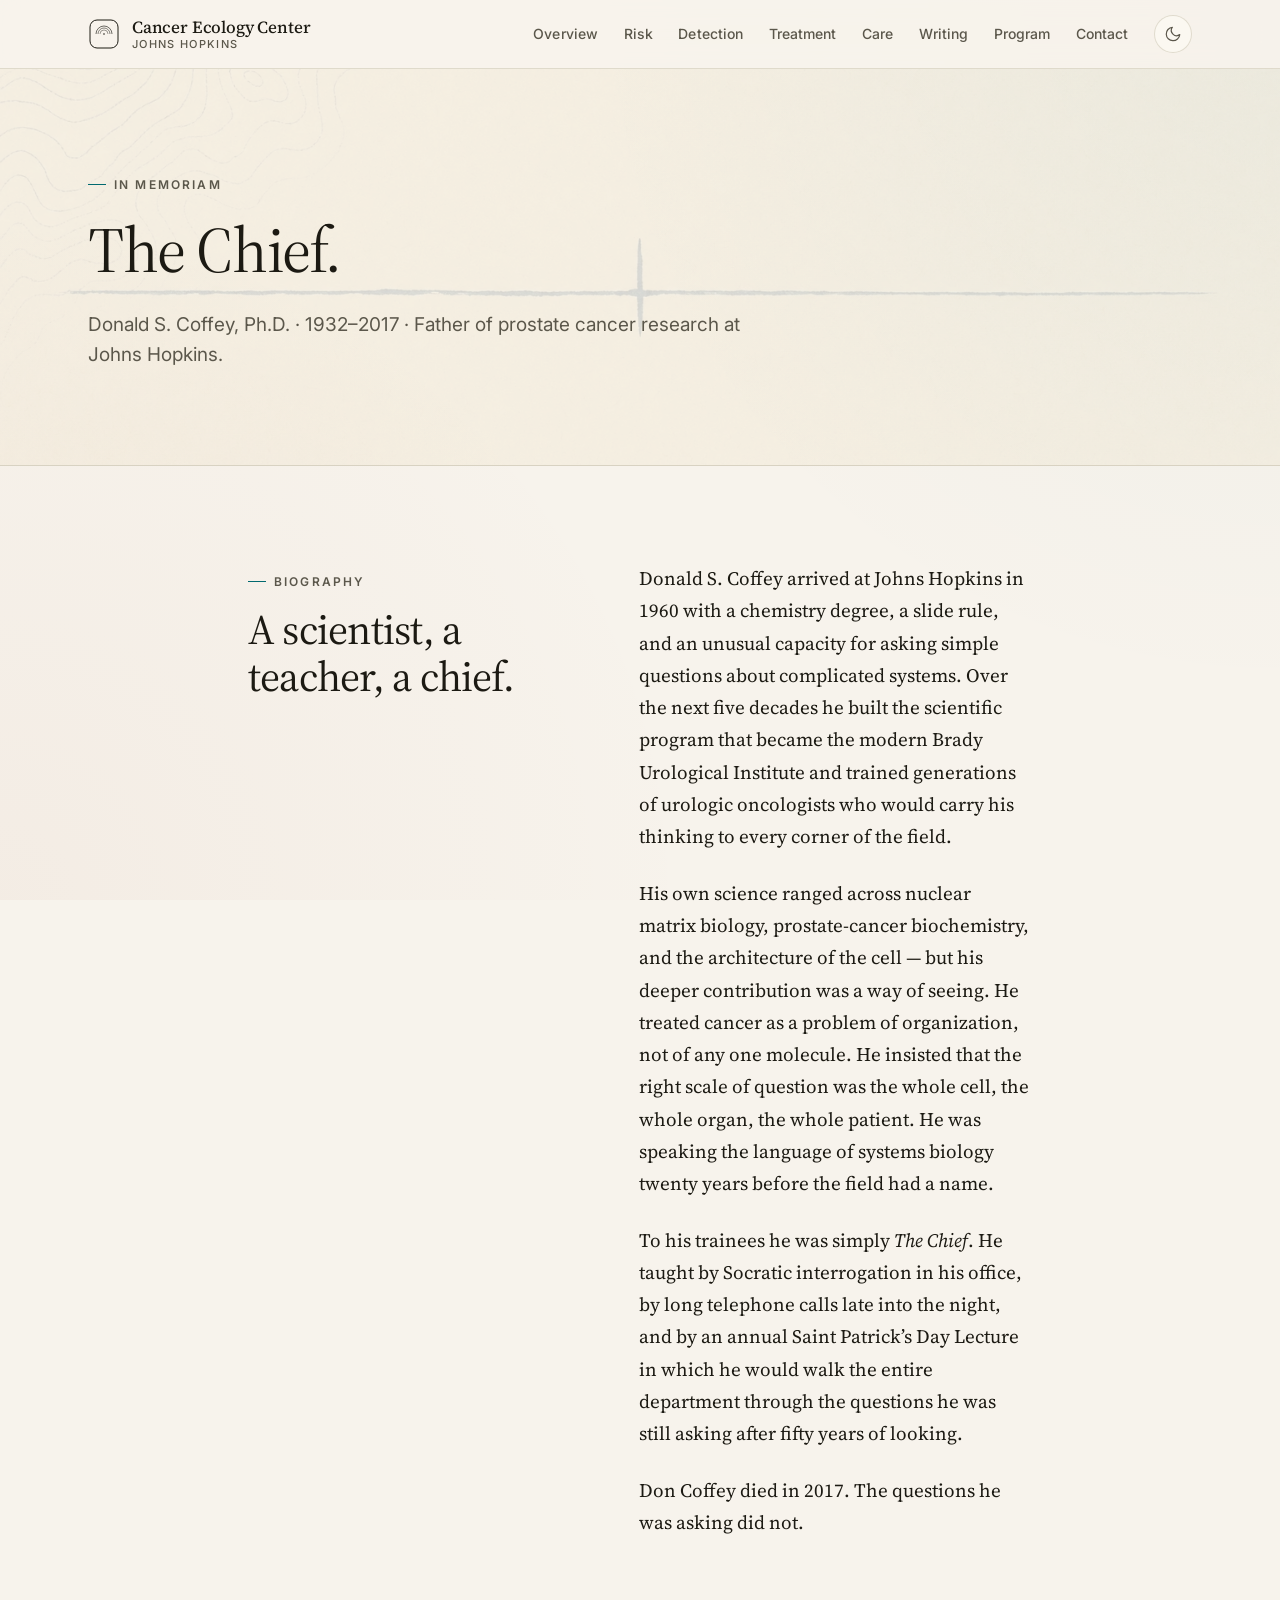
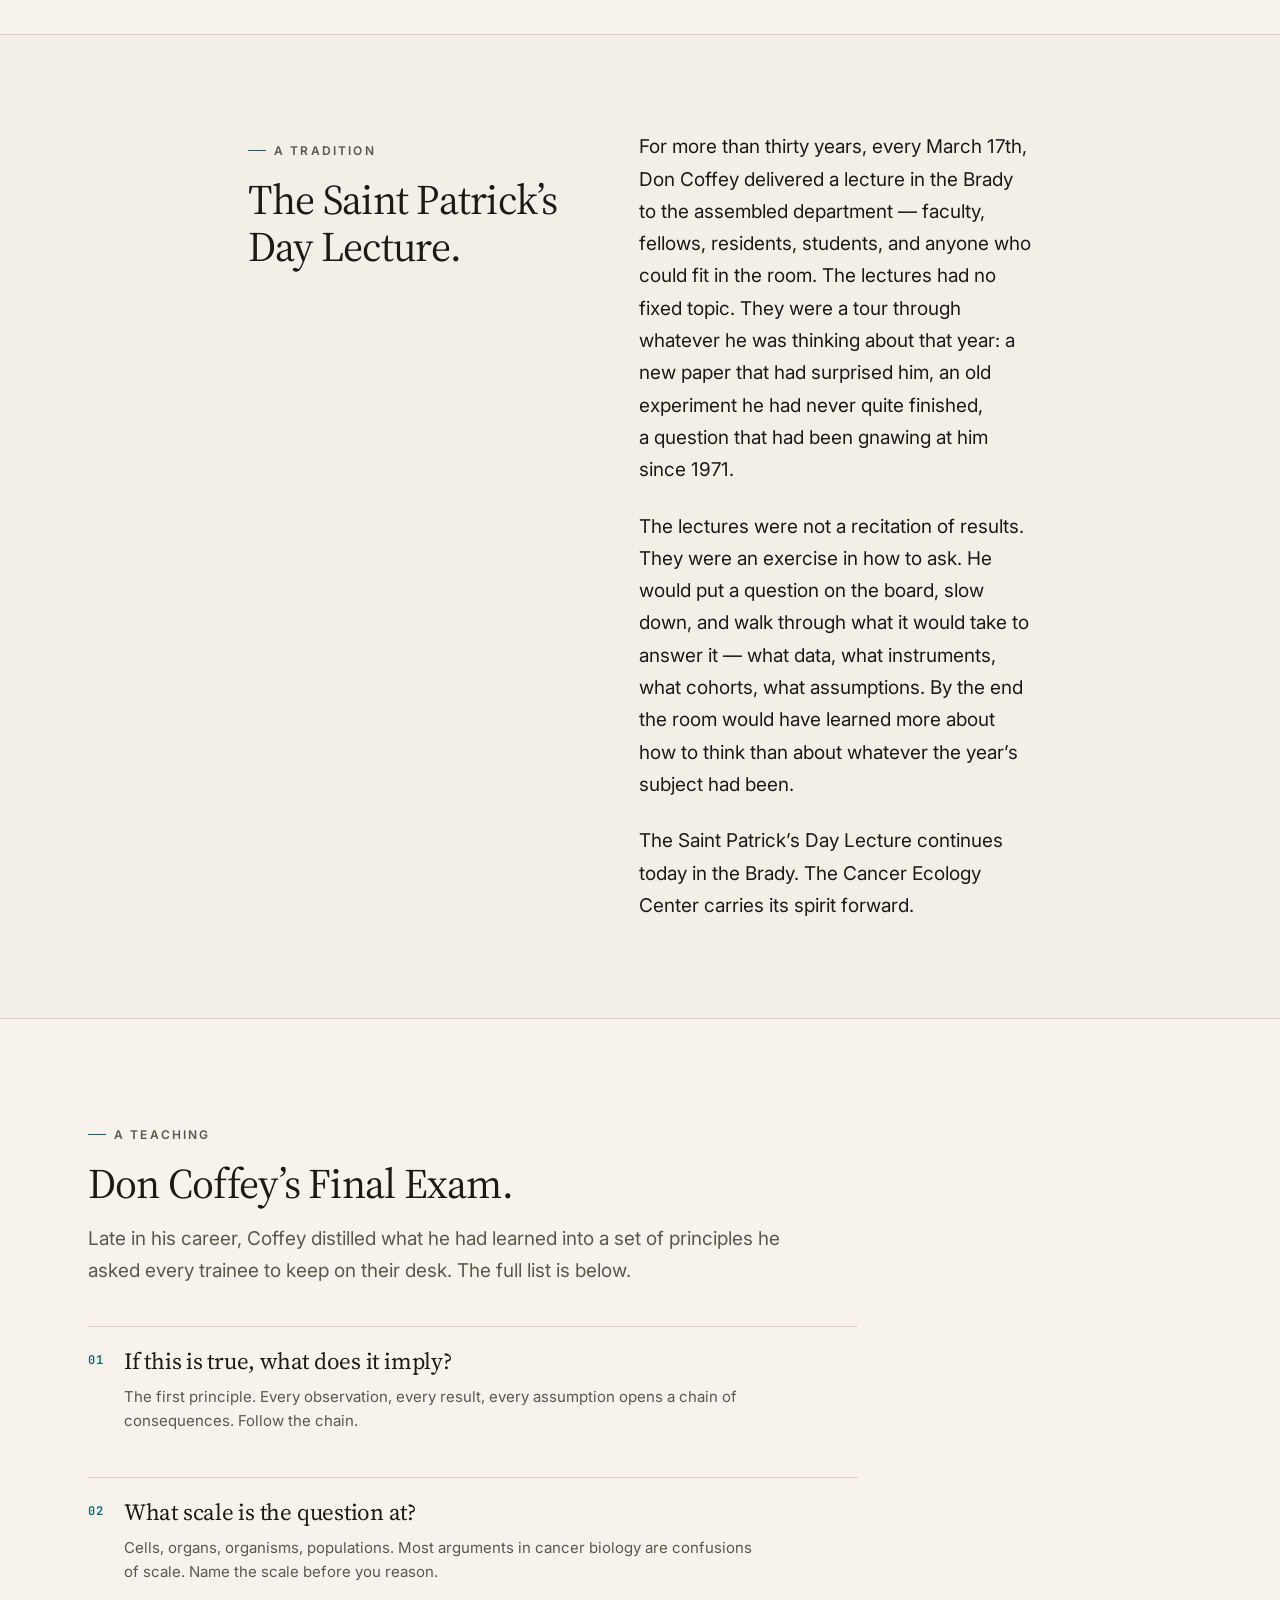
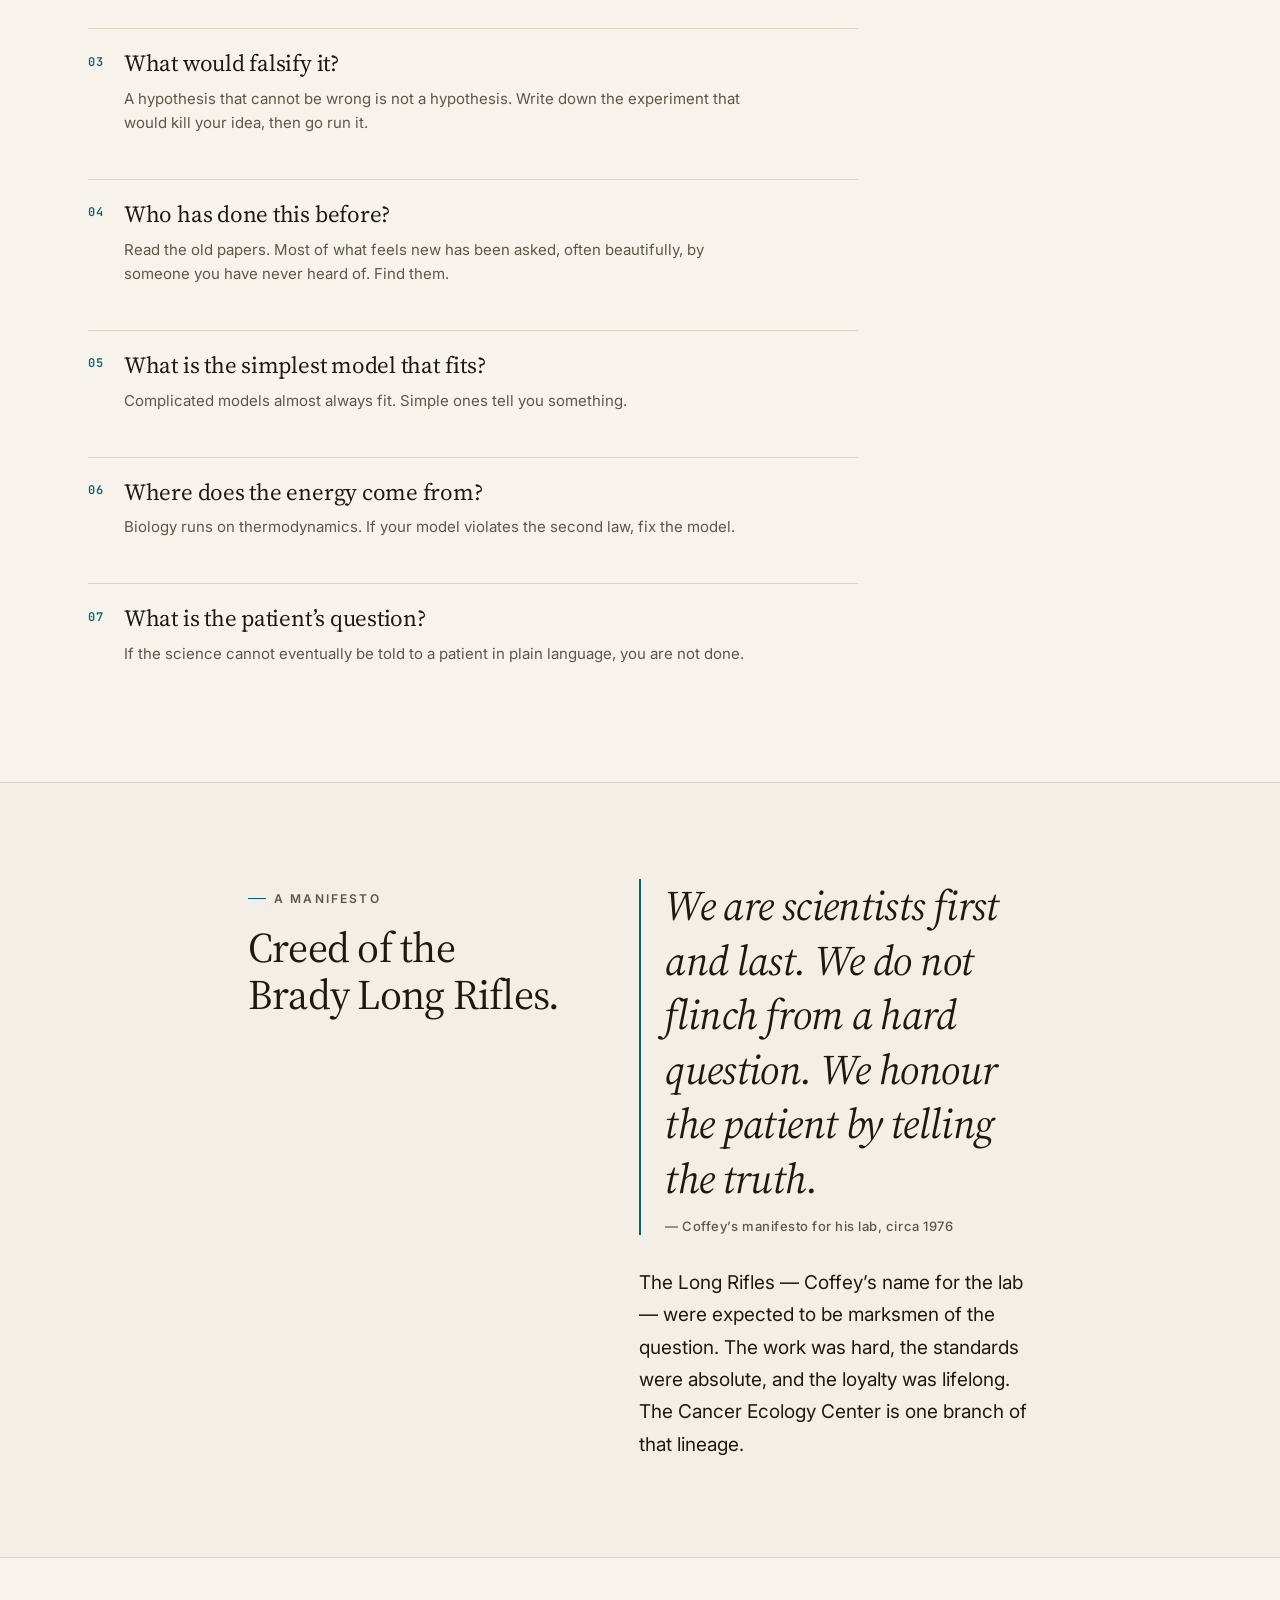
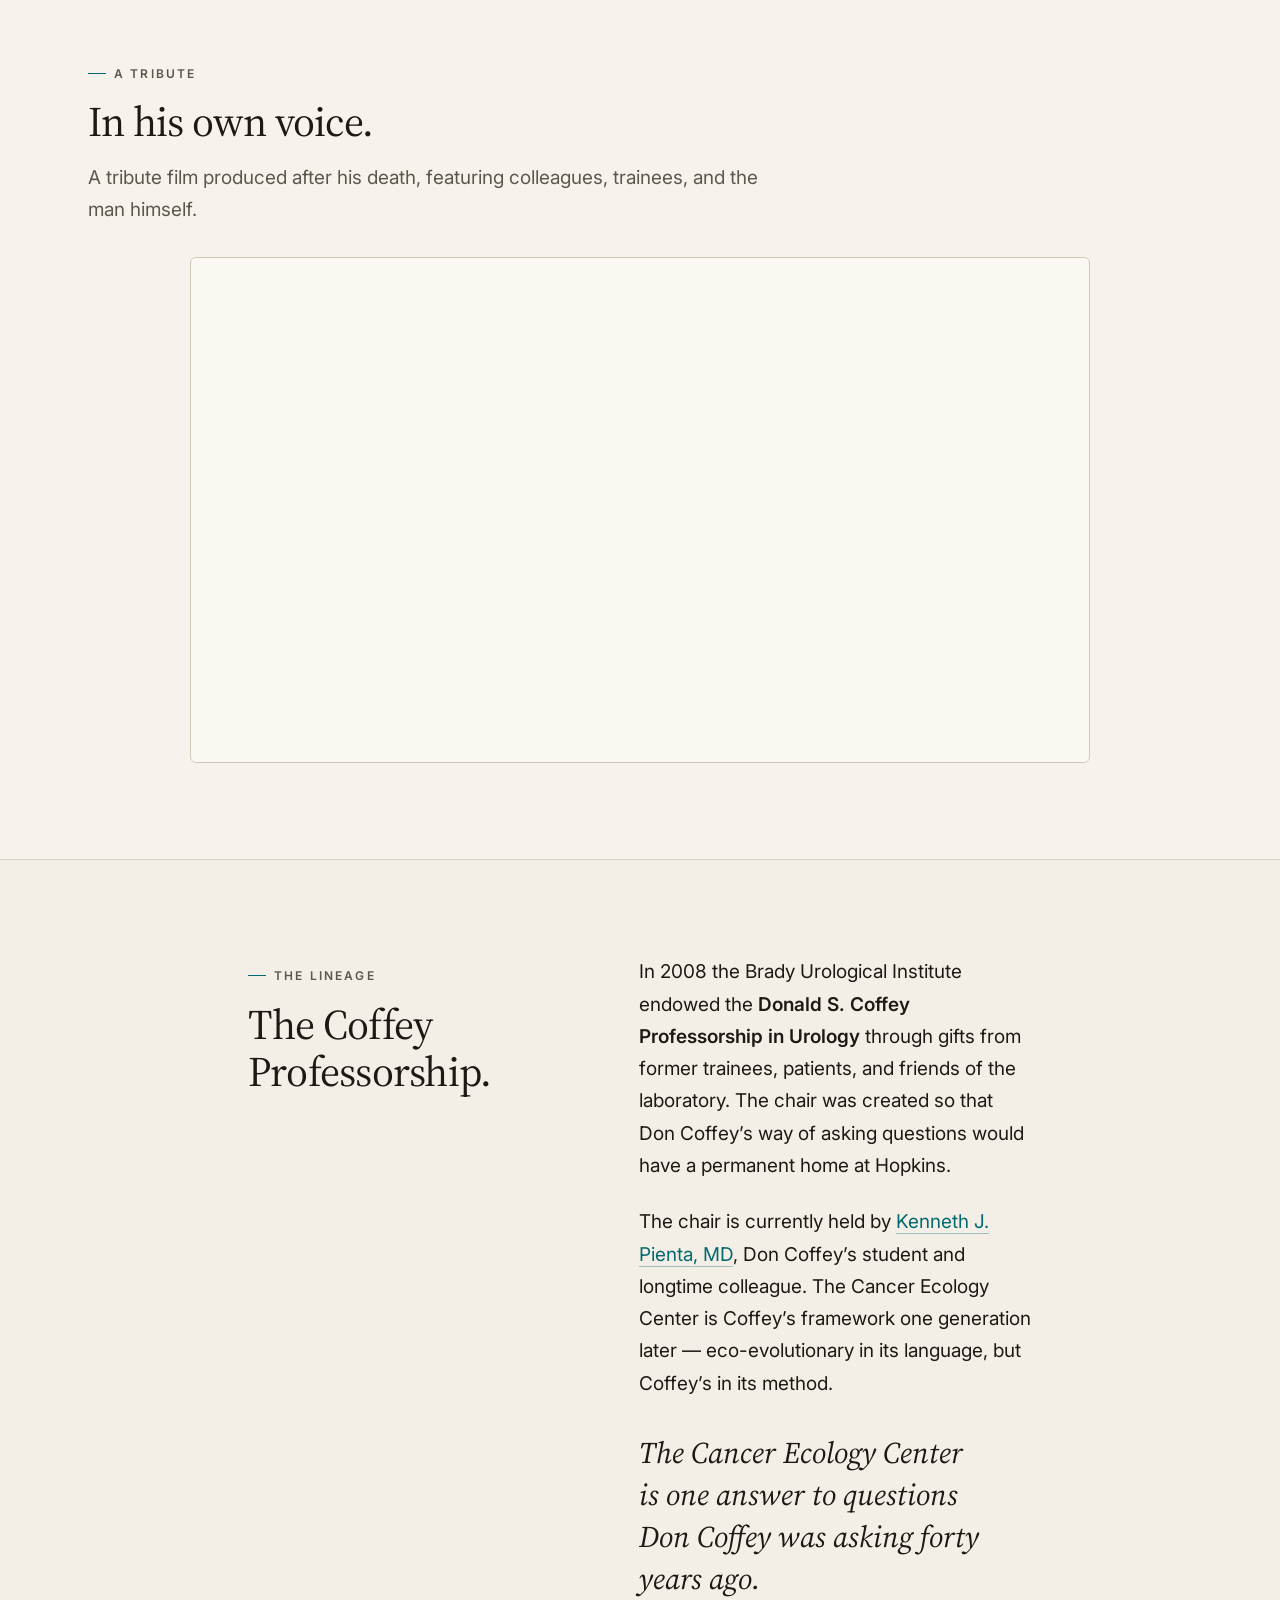
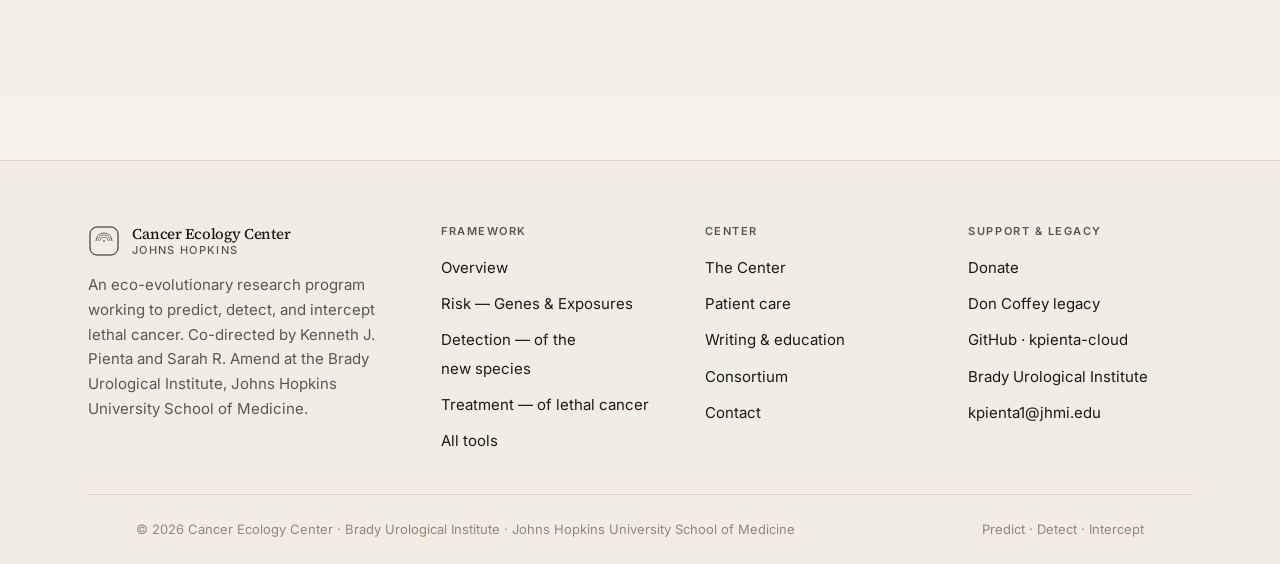
<file: legacy.html>
<!doctype html>
<html lang="en">
<head>
  <meta charset="utf-8" />
  <meta name="viewport" content="width=device-width, initial-scale=1" />
  <title>Don Coffey legacy · Cancer Ecology Center</title>
  <meta name="description" content="Donald S. Coffey (1932–2017): The Chief. Founding father of modern prostate-cancer research at Johns Hopkins and intellectual ancestor of the Cancer Ecology Center." />
  <link rel="icon" type="image/svg+xml" href="assets/images/favicon.svg" />
  <link rel="preconnect" href="https://fonts.googleapis.com" />
  <link rel="preconnect" href="https://fonts.gstatic.com" crossorigin />
  <link rel="stylesheet" href="https://fonts.googleapis.com/css2?family=Source+Serif+4:ital,opsz,wght@0,8..60,300..700;1,8..60,300..700&family=Inter:wght@400;500;600&family=JetBrains+Mono:wght@400;500&display=swap" />
  <link rel="stylesheet" href="assets/css/tokens.css" />
  <link rel="stylesheet" href="assets/css/base.css" />
  <link rel="stylesheet" href="assets/css/site.css" />
  
</head>
<body>
  <header class="site-header">
    <div class="site-header__inner">
      <a href="index.html" class="site-brand" aria-label="Cancer Ecology Center — home">
        <svg class="site-brand__mark" viewBox="0 0 64 64" fill="none" aria-hidden="true">
          <rect x="4" y="4" width="56" height="56" rx="14" stroke="currentColor" stroke-width="2" />
          <path d="M16 32 a16 16 0 0 1 32 0" stroke="currentColor" stroke-width="1.5" fill="none" opacity="0.85"/>
          <path d="M20 32 a12 12 0 0 1 24 0" stroke="currentColor" stroke-width="1.5" fill="none" opacity="0.7"/>
          <path d="M24 32 a8 8 0 0 1 16 0" stroke="currentColor" stroke-width="1.5" fill="none" opacity="0.55"/>
          <circle cx="32" cy="32" r="1.6" fill="currentColor" />
        </svg>
        <span><span class="site-brand__title">Cancer Ecology Center</span><span class="site-brand__sub">Johns Hopkins</span></span>
      </a>
      <nav class="site-nav" aria-label="Primary">
        <a href="overview.html">Overview</a>
        <a href="risk.html">Risk</a>
        <a href="detection.html">Detection</a>
        <a href="treatment.html">Treatment</a>
        <a href="care.html">Care</a>
        <a href="writing.html">Writing</a>
        <a href="program.html">Program</a>
        <a href="contact.html">Contact</a>
        <button class="theme-toggle" data-theme-toggle type="button" aria-label="Toggle theme"></button>
      </nav>
      <button class="mobile-toggle" data-mobile-toggle type="button" aria-label="Open menu"><svg viewBox="0 0 24 24" fill="none" stroke="currentColor" stroke-width="1.8" stroke-linecap="round"><path d="M3 6h18M3 12h18M3 18h18"/></svg></button>
    </div>
  </header>

  <main>

    <section class="page-hero">
      <div class="page-hero__visual" aria-hidden="true">
        <img src="assets/images/hero_legacy.webp" alt="" style="width:100%; height:100%; object-fit:cover; object-position:center right; opacity:0.4;" />
      </div>
      <div class="container">
        <p class="page-hero__eyebrow">In memoriam</p>
        <h1>The Chief.</h1>
        <p class="page-hero__sub">Donald S. Coffey, Ph.D. &middot; 1932&ndash;2017 &middot; Father of prostate cancer research at Johns Hopkins.</p>
      </div>
    </section>

    <!-- BIOGRAPHY -->
    <section>
      <div class="container container--default">
        <div class="two-col reveal">
          <div class="two-col__heading">
            <p class="section-eyebrow">Biography</p>
            <h2 class="section-title">A scientist, a teacher, a chief.</h2>
          </div>
          <div class="letter">
            <p>Donald S. Coffey arrived at Johns Hopkins in 1960 with a chemistry degree, a slide rule, and an unusual capacity for asking simple questions about complicated systems. Over the next five decades he built the scientific program that became the modern Brady Urological Institute and trained generations of urologic oncologists who would carry his thinking to every corner of the field.</p>
            <p>His own science ranged across nuclear matrix biology, prostate-cancer biochemistry, and the architecture of the cell &mdash; but his deeper contribution was a way of seeing. He treated cancer as a problem of organization, not of any one molecule. He insisted that the right scale of question was the whole cell, the whole organ, the whole patient. He was speaking the language of systems biology twenty years before the field had a name.</p>
            <p>To his trainees he was simply <em>The Chief</em>. He taught by Socratic interrogation in his office, by long telephone calls late into the night, and by an annual Saint Patrick&rsquo;s Day Lecture in which he would walk the entire department through the questions he was still asking after fifty years of looking.</p>
            <p>Don Coffey died in 2017. The questions he was asking did not.</p>
          </div>
        </div>
      </div>
    </section>

    <!-- SAINT PATRICK'S DAY LECTURE -->
    <section style="background: color-mix(in oklab, var(--color-surface-offset) 50%, transparent); border-top: 1px solid var(--color-divider); border-bottom: 1px solid var(--color-divider);">
      <div class="container container--default">
        <div class="two-col reveal">
          <div class="two-col__heading">
            <p class="section-eyebrow">A tradition</p>
            <h2 class="section-title">The Saint Patrick&rsquo;s Day Lecture.</h2>
          </div>
          <div class="prose">
            <p>For more than thirty years, every March 17th, Don Coffey delivered a lecture in the Brady to the assembled department &mdash; faculty, fellows, residents, students, and anyone who could fit in the room. The lectures had no fixed topic. They were a tour through whatever he was thinking about that year: a new paper that had surprised him, an old experiment he had never quite finished, a question that had been gnawing at him since 1971.</p>
            <p>The lectures were not a recitation of results. They were an exercise in how to ask. He would put a question on the board, slow down, and walk through what it would take to answer it &mdash; what data, what instruments, what cohorts, what assumptions. By the end the room would have learned more about how to think than about whatever the year&rsquo;s subject had been.</p>
            <p>The Saint Patrick&rsquo;s Day Lecture continues today in the Brady. The Cancer Ecology Center carries its spirit forward.</p>
          </div>
        </div>
      </div>
    </section>

    <!-- COFFEY'S FINAL EXAM -->
    <section>
      <div class="container">
        <div class="framework__intro reveal" style="margin-bottom: var(--space-10);">
          <div>
            <p class="section-eyebrow">A teaching</p>
            <h2 class="section-title">Don Coffey&rsquo;s Final Exam.</h2>
            <p class="section-lede" style="margin-top: var(--space-4); max-width: 60ch;">Late in his career, Coffey distilled what he had learned into a set of principles he asked every trainee to keep on their desk. The full list is below.</p>
          </div>
        </div>

        <ol class="principle-list reveal" style="max-width: 820px;">
          <li>
            <div>
              <h3 class="principle-list__title">If this is true, what does it imply?</h3>
              <p class="principle-list__detail">The first principle. Every observation, every result, every assumption opens a chain of consequences. Follow the chain.</p>
            </div>
          </li>
          <li>
            <div>
              <h3 class="principle-list__title">What scale is the question at?</h3>
              <p class="principle-list__detail">Cells, organs, organisms, populations. Most arguments in cancer biology are confusions of scale. Name the scale before you reason.</p>
            </div>
          </li>
          <li>
            <div>
              <h3 class="principle-list__title">What would falsify it?</h3>
              <p class="principle-list__detail">A hypothesis that cannot be wrong is not a hypothesis. Write down the experiment that would kill your idea, then go run it.</p>
            </div>
          </li>
          <li>
            <div>
              <h3 class="principle-list__title">Who has done this before?</h3>
              <p class="principle-list__detail">Read the old papers. Most of what feels new has been asked, often beautifully, by someone you have never heard of. Find them.</p>
            </div>
          </li>
          <li>
            <div>
              <h3 class="principle-list__title">What is the simplest model that fits?</h3>
              <p class="principle-list__detail">Complicated models almost always fit. Simple ones tell you something.</p>
            </div>
          </li>
          <li>
            <div>
              <h3 class="principle-list__title">Where does the energy come from?</h3>
              <p class="principle-list__detail">Biology runs on thermodynamics. If your model violates the second law, fix the model.</p>
            </div>
          </li>
          <li>
            <div>
              <h3 class="principle-list__title">What is the patient&rsquo;s question?</h3>
              <p class="principle-list__detail">If the science cannot eventually be told to a patient in plain language, you are not done.</p>
            </div>
          </li>
        </ol>
      </div>
    </section>

    <!-- CREED OF THE BRADY LONG RIFLES -->
    <section style="background: color-mix(in oklab, var(--color-surface-offset) 50%, transparent); border-top: 1px solid var(--color-divider); border-bottom: 1px solid var(--color-divider);">
      <div class="container container--default">
        <div class="two-col reveal">
          <div class="two-col__heading">
            <p class="section-eyebrow">A manifesto</p>
            <h2 class="section-title">Creed of the Brady Long Rifles.</h2>
          </div>
          <div>
            <blockquote class="pull-quote">We are scientists first and last. We do not flinch from a hard question. We honour the patient by telling the truth.<span class="pull-quote__attribution">&mdash; Coffey&rsquo;s manifesto for his lab, circa 1976</span></blockquote>
            <p class="prose" style="margin-top: var(--space-8);">The Long Rifles &mdash; Coffey&rsquo;s name for the lab &mdash; were expected to be marksmen of the question. The work was hard, the standards were absolute, and the loyalty was lifelong. The Cancer Ecology Center is one branch of that lineage.</p>
          </div>
        </div>
      </div>
    </section>

    <!-- TRIBUTE VIDEO -->
    <section>
      <div class="container">
        <div class="framework__intro reveal" style="margin-bottom: var(--space-8);">
          <div>
            <p class="section-eyebrow">A tribute</p>
            <h2 class="section-title">In his own voice.</h2>
            <p class="section-lede" style="margin-top: var(--space-4); max-width: 60ch;">A tribute film produced after his death, featuring colleagues, trainees, and the man himself.</p>
          </div>
        </div>

        <div class="video-embed reveal" style="max-width: 900px; margin: 0 auto;">
          <iframe src="https://www.youtube.com/embed/UGVSCaMY1l8" title="Donald S. Coffey tribute" allow="accelerometer; autoplay; clipboard-write; encrypted-media; gyroscope; picture-in-picture" allowfullscreen loading="lazy"></iframe>
        </div>
      </div>
    </section>

    <!-- LINEAGE -->
    <section style="background: color-mix(in oklab, var(--color-surface-offset) 50%, transparent); border-top: 1px solid var(--color-divider);">
      <div class="container container--default">
        <div class="two-col reveal">
          <div class="two-col__heading">
            <p class="section-eyebrow">The lineage</p>
            <h2 class="section-title">The Coffey Professorship.</h2>
          </div>
          <div class="prose">
            <p>In 2008 the Brady Urological Institute endowed the <strong>Donald S. Coffey Professorship in Urology</strong> through gifts from former trainees, patients, and friends of the laboratory. The chair was created so that Don Coffey&rsquo;s way of asking questions would have a permanent home at Hopkins.</p>
            <p>The chair is currently held by <a href="program.html#co-directors">Kenneth J. Pienta, MD</a>, Don Coffey&rsquo;s student and longtime colleague. The Cancer Ecology Center is Coffey&rsquo;s framework one generation later &mdash; eco-evolutionary in its language, but Coffey&rsquo;s in its method.</p>
            <p style="margin-top: var(--space-8); font-family: var(--font-display); font-style: italic; font-size: var(--text-xl); line-height: 1.4; color: var(--color-text); max-width: 32ch;">The Cancer Ecology Center is one answer to questions Don Coffey was asking forty years ago.</p>
          </div>
        </div>
      </div>
    </section>

  </main>

  <footer class="site-footer">
    <div class="container">
      <div class="site-footer__inner">
        <div class="site-footer__brand">
          <a href="index.html" class="site-brand">
            <svg class="site-brand__mark" viewBox="0 0 64 64" fill="none" aria-hidden="true">
              <rect x="4" y="4" width="56" height="56" rx="14" stroke="currentColor" stroke-width="2" />
              <path d="M16 32 a16 16 0 0 1 32 0" stroke="currentColor" stroke-width="1.5" fill="none" opacity="0.85"/>
              <path d="M20 32 a12 12 0 0 1 24 0" stroke="currentColor" stroke-width="1.5" fill="none" opacity="0.7"/>
              <path d="M24 32 a8 8 0 0 1 16 0" stroke="currentColor" stroke-width="1.5" fill="none" opacity="0.55"/>
              <circle cx="32" cy="32" r="1.6" fill="currentColor" />
            </svg>
            <span><span class="site-brand__title">Cancer Ecology Center</span><span class="site-brand__sub">Johns Hopkins</span></span>
          </a>
          <p>An eco-evolutionary research program working to predict, detect, and intercept lethal cancer. Co-directed by Kenneth J. Pienta and Sarah R. Amend at the Brady Urological Institute, Johns Hopkins University School of Medicine.</p>
        </div>

        <div>
          <h4>Framework</h4>
          <ul>
            <li><a href="overview.html">Overview</a></li>
            <li><a href="risk.html">Risk &mdash; Genes &amp; Exposures</a></li>
            <li><a href="detection.html">Detection &mdash; of the new species</a></li>
            <li><a href="treatment.html">Treatment &mdash; of lethal cancer</a></li>
            <li><a href="tools.html">All tools</a></li>
          </ul>
        </div>

        <div>
          <h4>Center</h4>
          <ul>
            <li><a href="program.html">The Center</a></li>
            <li><a href="care.html">Patient care</a></li>
            <li><a href="writing.html">Writing &amp; education</a></li>
            <li><a href="program.html#consortium">Consortium</a></li>
            <li><a href="contact.html">Contact</a></li>
          </ul>
        </div>

        <div>
          <h4>Support &amp; Legacy</h4>
          <ul>
            <li><a href="donate.html">Donate</a></li>
            <li><a href="legacy.html">Don Coffey legacy</a></li>
            <li><a href="https://github.com/kpienta-cloud" rel="external noopener">GitHub · kpienta-cloud</a></li>
            <li><a href="https://urology.jhu.edu/" rel="external noopener">Brady Urological Institute</a></li>
            <li><a href="mailto:kpienta1@jhmi.edu">kpienta1@jhmi.edu</a></li>
          </ul>
        </div>
      </div>

      <div class="site-footer__legal container">
        <span>© 2026 Cancer Ecology Center · Brady Urological Institute · Johns Hopkins University School of Medicine</span>
        <span>Predict · Detect · Intercept</span>
      </div>
    </div>
  </footer>

  
  <script src="assets/js/site.js"></script>
</body>
</html>
</file>
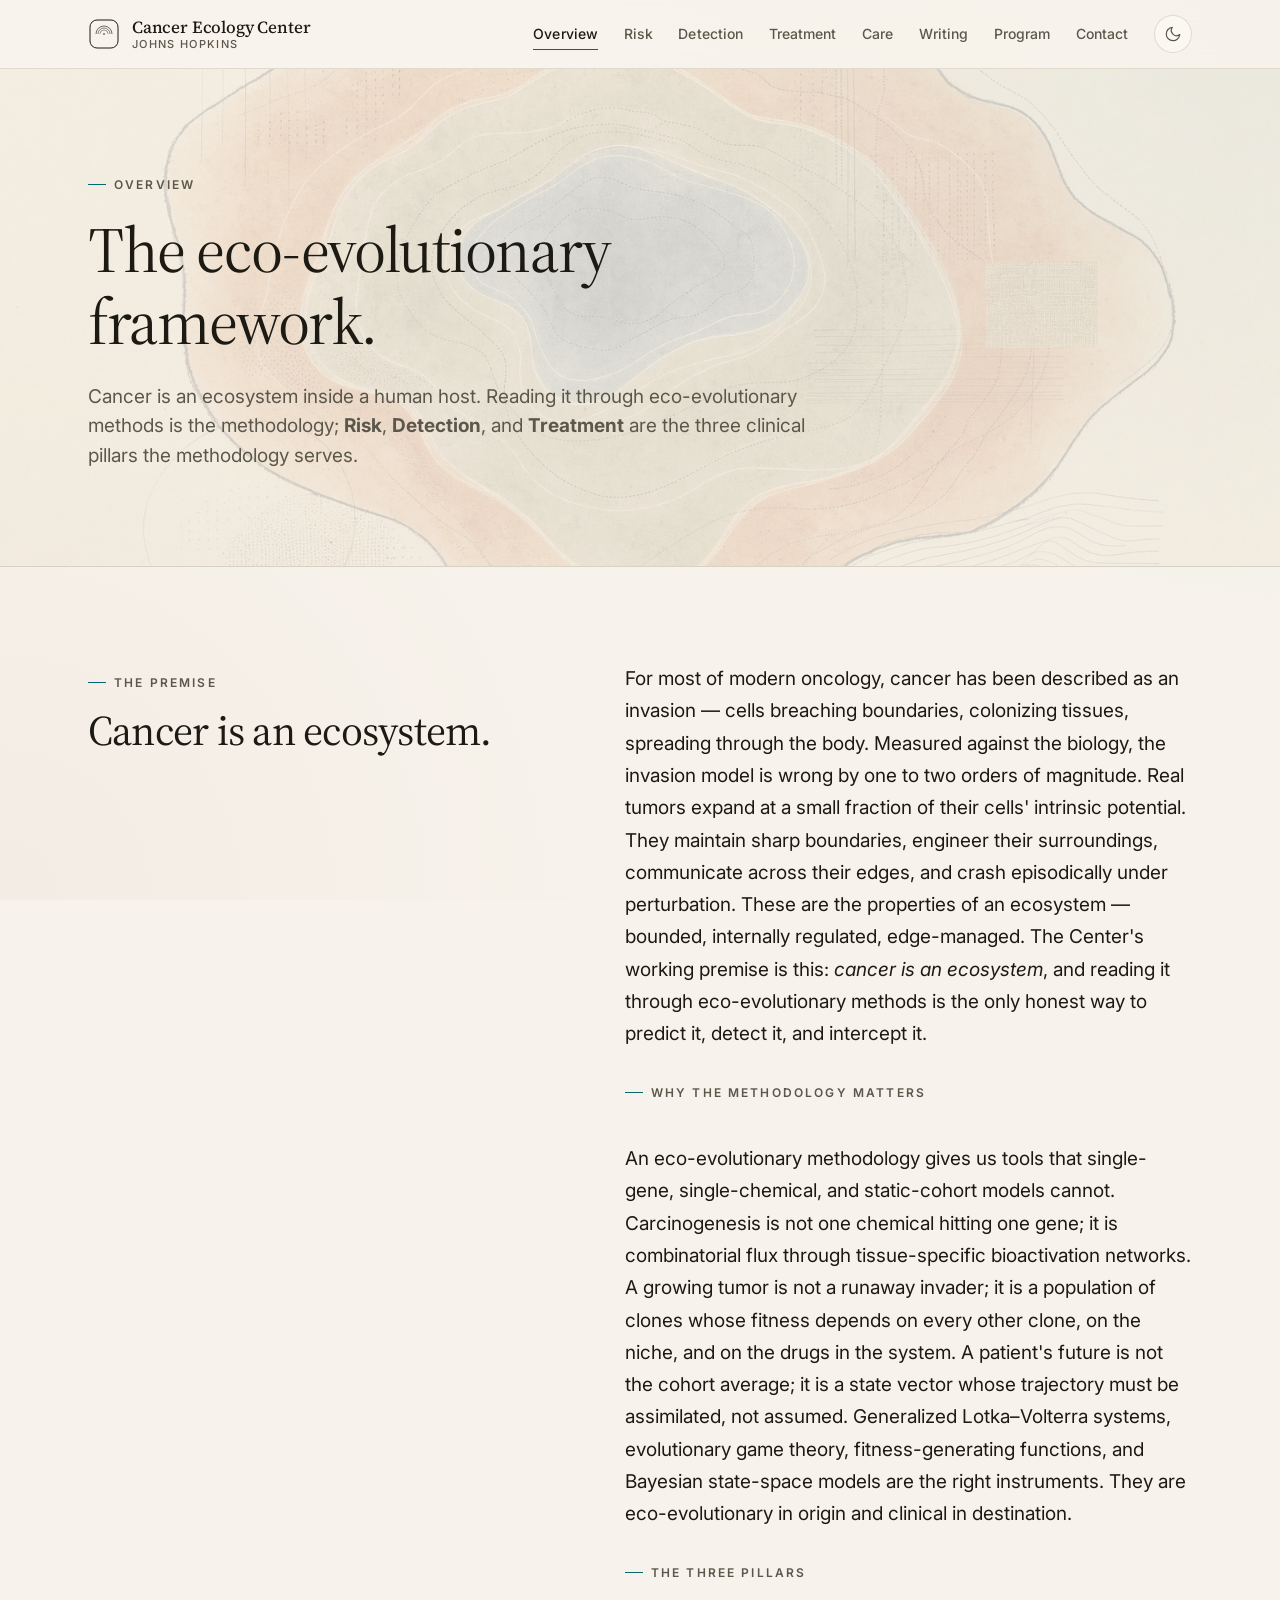
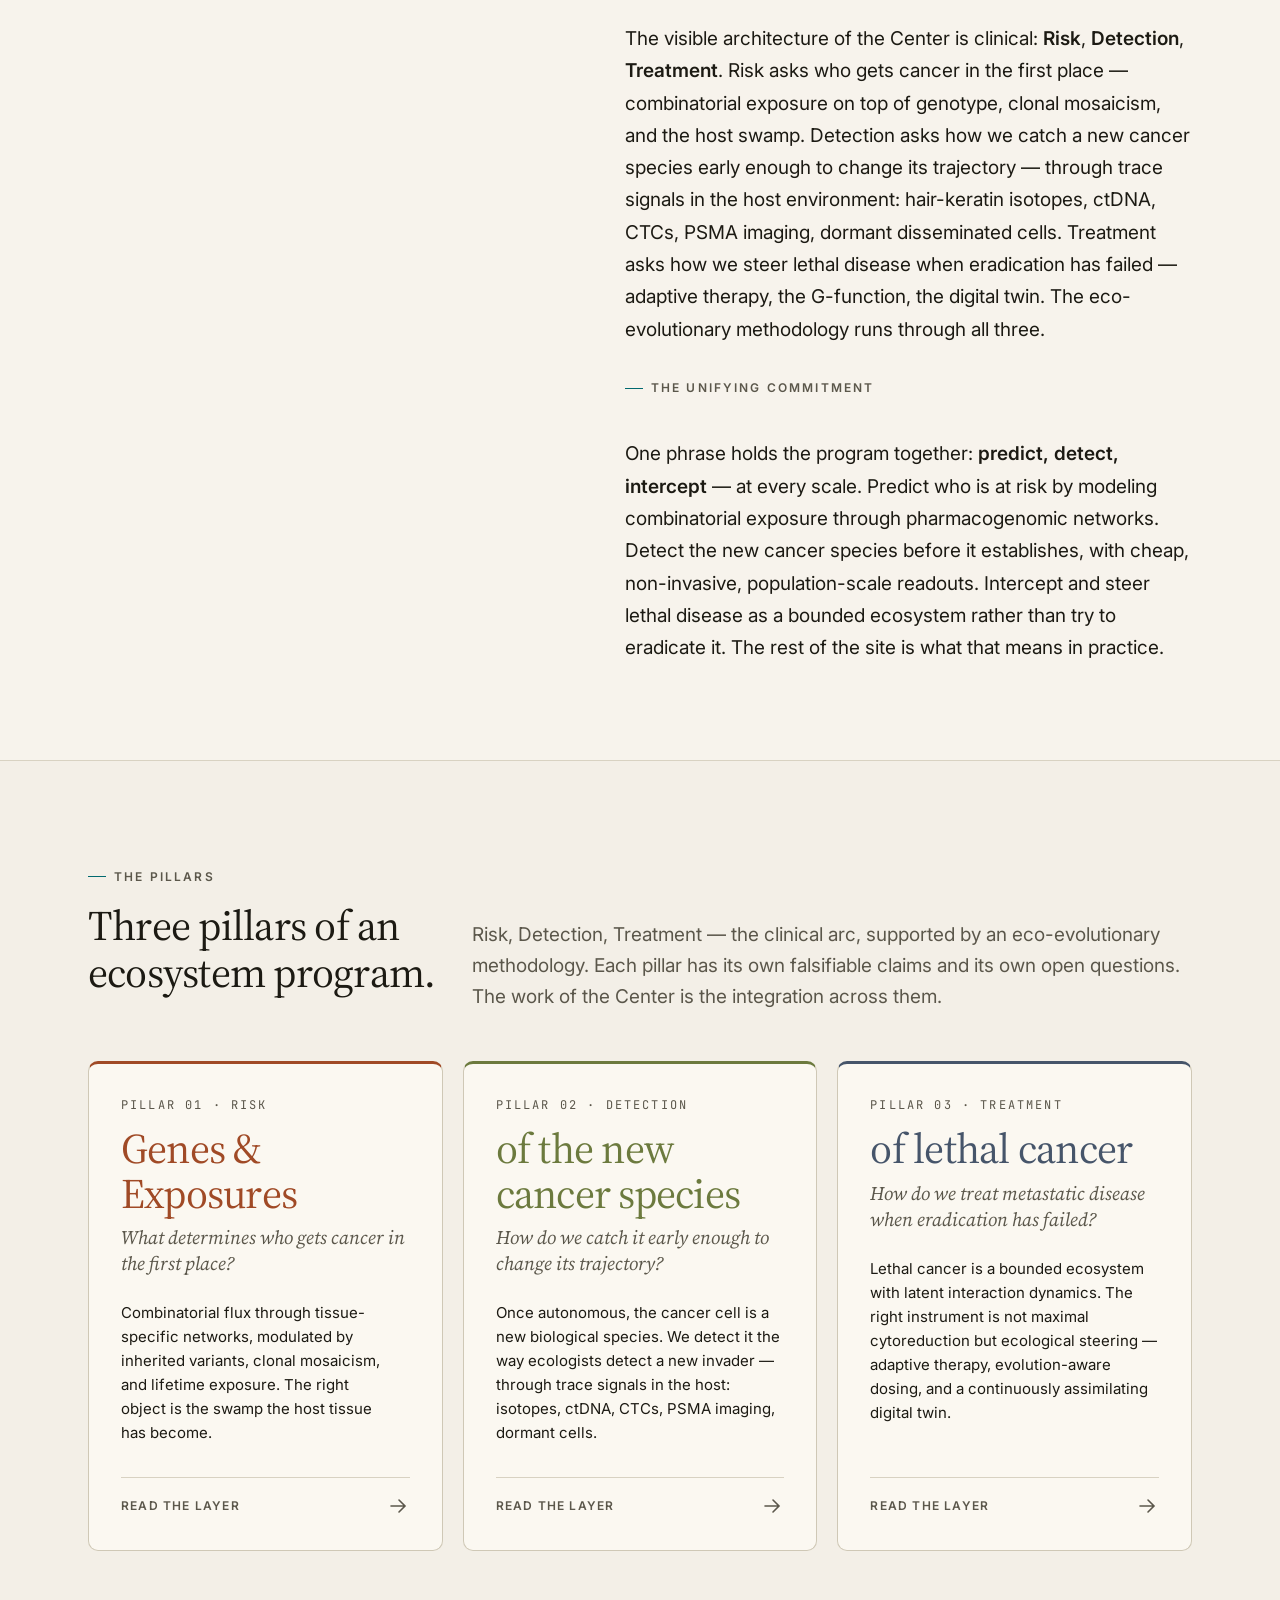
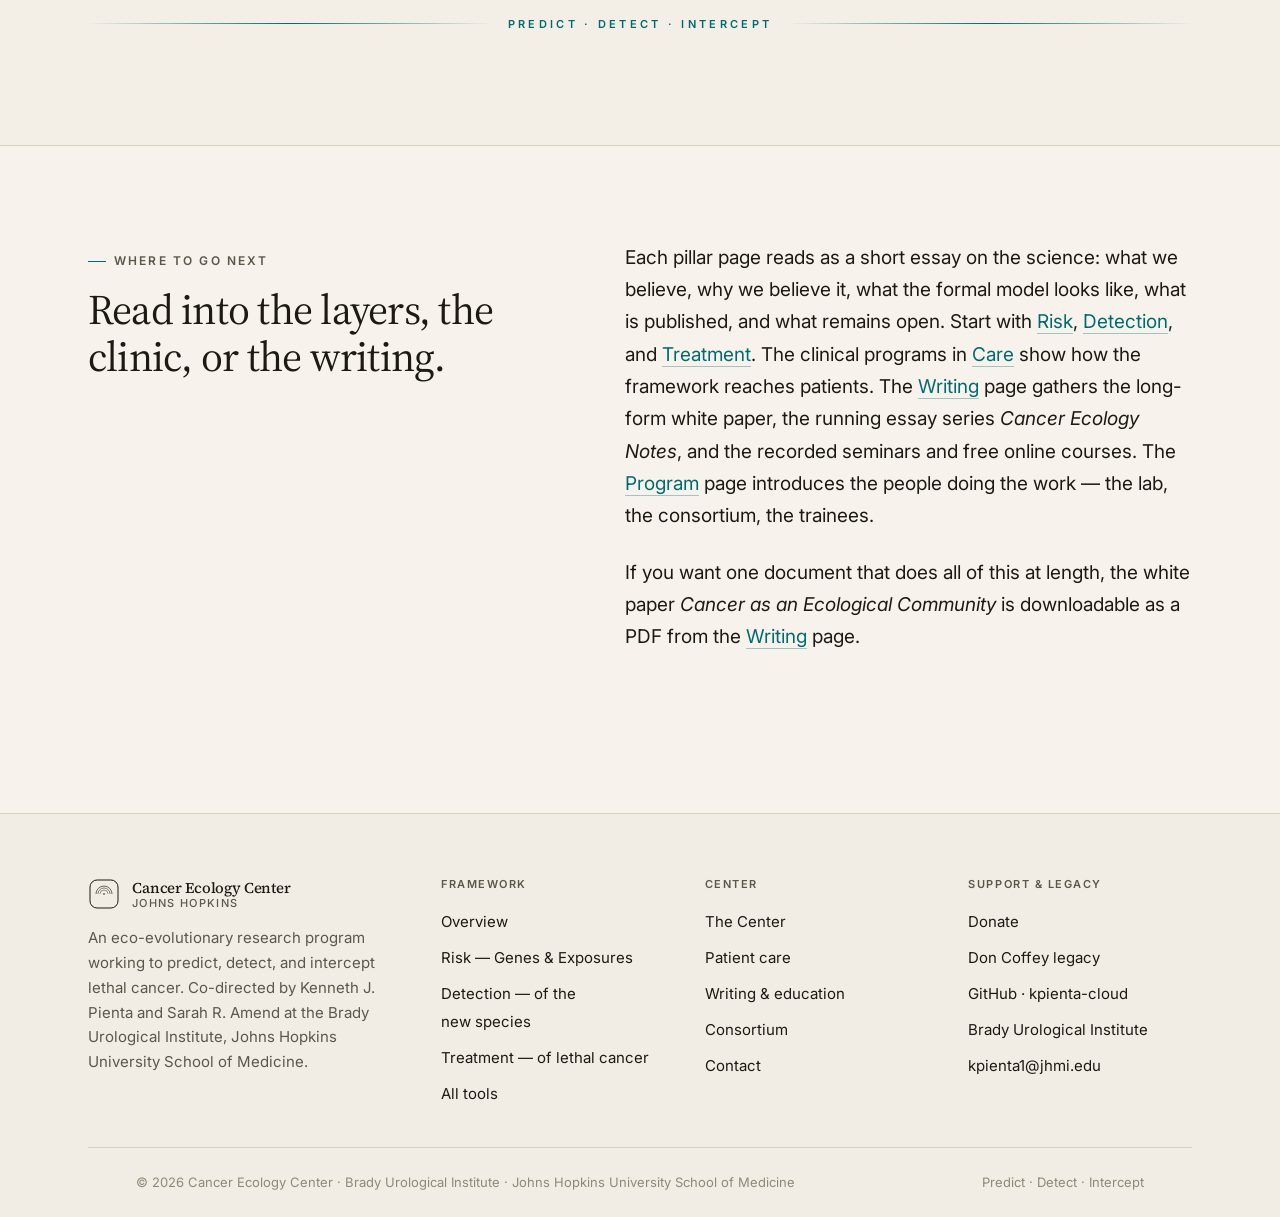
<file: overview.html>
<!doctype html>
<html lang="en">
<head>
  <meta charset="utf-8" />
  <meta name="viewport" content="width=device-width, initial-scale=1" />
  <title>Overview — The Eco-Evolutionary Framework · Cancer Ecology Center</title>
  <meta name="description" content="An introduction to the eco-evolutionary framework of the Cancer Ecology Center — risk, detection, and treatment as the visible architecture; eco-evolution as the methodology." />
  <link rel="icon" type="image/svg+xml" href="assets/images/favicon.svg" />
  <link rel="preconnect" href="https://fonts.googleapis.com" />
  <link rel="preconnect" href="https://fonts.gstatic.com" crossorigin />
  <link rel="stylesheet" href="https://fonts.googleapis.com/css2?family=Source+Serif+4:ital,opsz,wght@0,8..60,300..700;1,8..60,300..700&family=Inter:wght@400;500;600&family=JetBrains+Mono:wght@400;500&display=swap" />
  <link rel="stylesheet" href="assets/css/tokens.css" />
  <link rel="stylesheet" href="assets/css/base.css" />
  <link rel="stylesheet" href="assets/css/site.css" />
  <link rel="stylesheet" href="assets/css/home.css" />
</head>
<body>
  <header class="site-header">
    <div class="site-header__inner">
      <a href="index.html" class="site-brand" aria-label="Cancer Ecology Center — home">
        <svg class="site-brand__mark" viewBox="0 0 64 64" fill="none" aria-hidden="true">
          <rect x="4" y="4" width="56" height="56" rx="14" stroke="currentColor" stroke-width="2" />
          <path d="M16 32 a16 16 0 0 1 32 0" stroke="currentColor" stroke-width="1.5" fill="none" opacity="0.85"/>
          <path d="M20 32 a12 12 0 0 1 24 0" stroke="currentColor" stroke-width="1.5" fill="none" opacity="0.7"/>
          <path d="M24 32 a8 8 0 0 1 16 0" stroke="currentColor" stroke-width="1.5" fill="none" opacity="0.55"/>
          <circle cx="32" cy="32" r="1.6" fill="currentColor" />
        </svg>
        <span><span class="site-brand__title">Cancer Ecology Center</span><span class="site-brand__sub">Johns Hopkins</span></span>
      </a>
      <nav class="site-nav" aria-label="Primary">
              <a href="overview.html" aria-current="page">Overview</a>
              <a href="risk.html">Risk</a>
              <a href="detection.html">Detection</a>
              <a href="treatment.html">Treatment</a>
              <a href="care.html">Care</a>
              <a href="writing.html">Writing</a>
              <a href="program.html">Program</a>
              <a href="contact.html">Contact</a>
              <button class="theme-toggle" data-theme-toggle type="button" aria-label="Toggle theme"></button>
            </nav>
      <button class="mobile-toggle" data-mobile-toggle type="button" aria-label="Open menu"><svg viewBox="0 0 24 24" fill="none" stroke="currentColor" stroke-width="1.8" stroke-linecap="round"><path d="M3 6h18M3 12h18M3 18h18"/></svg></button>
    </div>
  </header>

  <main>
    <section class="page-hero">
      <div class="page-hero__visual" aria-hidden="true">
        <img src="assets/images/hero_home.webp" alt="" style="width:100%; height:100%; object-fit:cover; object-position:center right; opacity:0.45;" />
      </div>
      <div class="container">
        <p class="page-hero__eyebrow">Overview</p>
        <h1>The eco-evolutionary framework.</h1>
        <p class="page-hero__sub">Cancer is an ecosystem inside a human host. Reading it through eco-evolutionary methods is the methodology; <strong>Risk</strong>, <strong>Detection</strong>, and <strong>Treatment</strong> are the three clinical pillars the methodology serves.</p>
      </div>
    </section>

    <section>
      <div class="container">
        <div class="two-col reveal">
          <div class="two-col__heading">
            <p class="section-eyebrow">The premise</p>
            <h2 class="section-title">Cancer is an ecosystem.</h2>
          </div>
          <div class="prose">
            <p>For most of modern oncology, cancer has been described as an invasion &mdash; cells breaching boundaries, colonizing tissues, spreading through the body. Measured against the biology, the invasion model is wrong by one to two orders of magnitude. Real tumors expand at a small fraction of their cells' intrinsic potential. They maintain sharp boundaries, engineer their surroundings, communicate across their edges, and crash episodically under perturbation. These are the properties of an ecosystem &mdash; bounded, internally regulated, edge-managed. The Center's working premise is this: <em>cancer is an ecosystem</em>, and reading it through eco-evolutionary methods is the only honest way to predict it, detect it, and intercept it.</p>

            <p class="section-eyebrow" style="margin-top: var(--space-8);">Why the methodology matters</p>
            <p>An eco-evolutionary methodology gives us tools that single-gene, single-chemical, and static-cohort models cannot. Carcinogenesis is not one chemical hitting one gene; it is combinatorial flux through tissue-specific bioactivation networks. A growing tumor is not a runaway invader; it is a population of clones whose fitness depends on every other clone, on the niche, and on the drugs in the system. A patient's future is not the cohort average; it is a state vector whose trajectory must be assimilated, not assumed. Generalized Lotka&ndash;Volterra systems, evolutionary game theory, fitness-generating functions, and Bayesian state-space models are the right instruments. They are eco-evolutionary in origin and clinical in destination.</p>

            <p class="section-eyebrow" style="margin-top: var(--space-8);">The three pillars</p>
            <p>The visible architecture of the Center is clinical: <strong>Risk</strong>, <strong>Detection</strong>, <strong>Treatment</strong>. Risk asks who gets cancer in the first place &mdash; combinatorial exposure on top of genotype, clonal mosaicism, and the host swamp. Detection asks how we catch a new cancer species early enough to change its trajectory &mdash; through trace signals in the host environment: hair-keratin isotopes, ctDNA, CTCs, PSMA imaging, dormant disseminated cells. Treatment asks how we steer lethal disease when eradication has failed &mdash; adaptive therapy, the G-function, the digital twin. The eco-evolutionary methodology runs through all three.</p>

            <p class="section-eyebrow" style="margin-top: var(--space-8);">The unifying commitment</p>
            <p>One phrase holds the program together: <strong>predict, detect, intercept</strong> &mdash; at every scale. Predict who is at risk by modeling combinatorial exposure through pharmacogenomic networks. Detect the new cancer species before it establishes, with cheap, non-invasive, population-scale readouts. Intercept and steer lethal disease as a bounded ecosystem rather than try to eradicate it. The rest of the site is what that means in practice.</p>
          </div>
        </div>
      </div>
    </section>

    <!-- FRAMEWORK -->
    <section id="framework" class="framework" style="background: color-mix(in oklab, var(--color-surface-offset) 50%, transparent); border-top: 1px solid var(--color-divider); border-bottom: 1px solid var(--color-divider);">
      <div class="container">
        <div class="framework__intro reveal">
          <div>
            <p class="section-eyebrow">The pillars</p>
            <h2 class="section-title">Three pillars of an ecosystem program.</h2>
          </div>
          <p class="section-lede">Risk, Detection, Treatment &mdash; the clinical arc, supported by an eco-evolutionary methodology. Each pillar has its own falsifiable claims and its own open questions. The work of the Center is the integration across them.</p>
        </div>

        <div class="layers" role="list">
          <a class="layer-card layer-card--risk" data-layer="risk" href="risk.html" role="listitem">
            <div class="layer-card__index">Pillar 01 &middot; Risk</div>
            <h3 class="layer-card__name">Genes &amp; Exposures</h3>
            <p class="layer-card__question">What determines who gets cancer in the first place?</p>
            <p class="layer-card__summary">Combinatorial flux through tissue-specific networks, modulated by inherited variants, clonal mosaicism, and lifetime exposure. The right object is the swamp the host tissue has become.</p>
            <div class="layer-card__footer">
              <span class="layer-card__tool">Read the layer</span>
              <span class="layer-card__arrow" aria-hidden="true">
                <svg viewBox="0 0 24 24" fill="none" stroke="currentColor" stroke-width="1.6" stroke-linecap="round"><path d="M5 12h14M13 6l6 6-6 6"/></svg>
              </span>
            </div>
          </a>

          <a class="layer-card layer-card--detection" data-layer="detection" href="detection.html" role="listitem">
            <div class="layer-card__index">Pillar 02 &middot; Detection</div>
            <h3 class="layer-card__name">of the new cancer species</h3>
            <p class="layer-card__question">How do we catch it early enough to change its trajectory?</p>
            <p class="layer-card__summary">Once autonomous, the cancer cell is a new biological species. We detect it the way ecologists detect a new invader &mdash; through trace signals in the host: isotopes, ctDNA, CTCs, PSMA imaging, dormant cells.</p>
            <div class="layer-card__footer">
              <span class="layer-card__tool">Read the layer</span>
              <span class="layer-card__arrow" aria-hidden="true">
                <svg viewBox="0 0 24 24" fill="none" stroke="currentColor" stroke-width="1.6" stroke-linecap="round"><path d="M5 12h14M13 6l6 6-6 6"/></svg>
              </span>
            </div>
          </a>

          <a class="layer-card layer-card--treatment" data-layer="treatment" href="treatment.html" role="listitem">
            <div class="layer-card__index">Pillar 03 &middot; Treatment</div>
            <h3 class="layer-card__name">of lethal cancer</h3>
            <p class="layer-card__question">How do we treat metastatic disease when eradication has failed?</p>
            <p class="layer-card__summary">Lethal cancer is a bounded ecosystem with latent interaction dynamics. The right instrument is not maximal cytoreduction but ecological steering &mdash; adaptive therapy, evolution-aware dosing, and a continuously assimilating digital twin.</p>
            <div class="layer-card__footer">
              <span class="layer-card__tool">Read the layer</span>
              <span class="layer-card__arrow" aria-hidden="true">
                <svg viewBox="0 0 24 24" fill="none" stroke="currentColor" stroke-width="1.6" stroke-linecap="round"><path d="M5 12h14M13 6l6 6-6 6"/></svg>
              </span>
            </div>
          </a>
        </div>

        <div class="through-line reveal" role="presentation">
          <span class="through-line__rule"></span>
          <span class="through-line__text">Predict &middot; Detect &middot; Intercept</span>
          <span class="through-line__rule"></span>
        </div>
      </div>
    </section>

    <section>
      <div class="container">
        <div class="two-col reveal">
          <div class="two-col__heading">
            <p class="section-eyebrow">Where to go next</p>
            <h2 class="section-title">Read into the layers, the clinic, or the writing.</h2>
          </div>
          <div class="prose">
            <p>Each pillar page reads as a short essay on the science: what we believe, why we believe it, what the formal model looks like, what is published, and what remains open. Start with <a href="risk.html">Risk</a>, <a href="detection.html">Detection</a>, and <a href="treatment.html">Treatment</a>. The clinical programs in <a href="care.html">Care</a> show how the framework reaches patients. The <a href="writing.html">Writing</a> page gathers the long-form white paper, the running essay series <em>Cancer Ecology Notes</em>, and the recorded seminars and free online courses. The <a href="program.html">Program</a> page introduces the people doing the work &mdash; the lab, the consortium, the trainees.</p>

            <p>If you want one document that does all of this at length, the white paper <em>Cancer as an Ecological Community</em> is downloadable as a PDF from the <a href="writing.html">Writing</a> page.</p>
          </div>
        </div>
      </div>
    </section>

  </main>

  <footer class="site-footer">
    <div class="container">
      <div class="site-footer__inner">
        <div class="site-footer__brand">
          <a href="index.html" class="site-brand">
            <svg class="site-brand__mark" viewBox="0 0 64 64" fill="none" aria-hidden="true">
              <rect x="4" y="4" width="56" height="56" rx="14" stroke="currentColor" stroke-width="2" />
              <path d="M16 32 a16 16 0 0 1 32 0" stroke="currentColor" stroke-width="1.5" fill="none" opacity="0.85"/>
              <path d="M20 32 a12 12 0 0 1 24 0" stroke="currentColor" stroke-width="1.5" fill="none" opacity="0.7"/>
              <path d="M24 32 a8 8 0 0 1 16 0" stroke="currentColor" stroke-width="1.5" fill="none" opacity="0.55"/>
              <circle cx="32" cy="32" r="1.6" fill="currentColor" />
            </svg>
            <span><span class="site-brand__title">Cancer Ecology Center</span><span class="site-brand__sub">Johns Hopkins</span></span>
          </a>
          <p>An eco-evolutionary research program working to predict, detect, and intercept lethal cancer. Co-directed by Kenneth J. Pienta and Sarah R. Amend at the Brady Urological Institute, Johns Hopkins University School of Medicine.</p>
        </div>

        <div>
          <h4>Framework</h4>
          <ul>
            <li><a href="overview.html">Overview</a></li>
            <li><a href="risk.html">Risk &mdash; Genes &amp; Exposures</a></li>
            <li><a href="detection.html">Detection &mdash; of the new species</a></li>
            <li><a href="treatment.html">Treatment &mdash; of lethal cancer</a></li>
            <li><a href="tools.html">All tools</a></li>
          </ul>
        </div>

        <div>
          <h4>Center</h4>
          <ul>
            <li><a href="program.html">The Center</a></li>
            <li><a href="care.html">Patient care</a></li>
            <li><a href="writing.html">Writing &amp; education</a></li>
            <li><a href="program.html#consortium">Consortium</a></li>
            <li><a href="contact.html">Contact</a></li>
          </ul>
        </div>

        <div>
          <h4>Support &amp; Legacy</h4>
          <ul>
            <li><a href="donate.html">Donate</a></li>
            <li><a href="legacy.html">Don Coffey legacy</a></li>
            <li><a href="https://github.com/kpienta-cloud" rel="external noopener">GitHub &middot; kpienta-cloud</a></li>
            <li><a href="https://urology.jhu.edu/" rel="external noopener">Brady Urological Institute</a></li>
            <li><a href="mailto:kpienta1@jhmi.edu">kpienta1@jhmi.edu</a></li>
          </ul>
        </div>
      </div>

      <div class="site-footer__legal container">
        <span>&copy; 2026 Cancer Ecology Center &middot; Brady Urological Institute &middot; Johns Hopkins University School of Medicine</span>
        <span>Predict · Detect · Intercept</span>
      </div>
    </div>
  </footer>

  <script src="assets/js/site.js"></script>
</body>
</html>
</file>
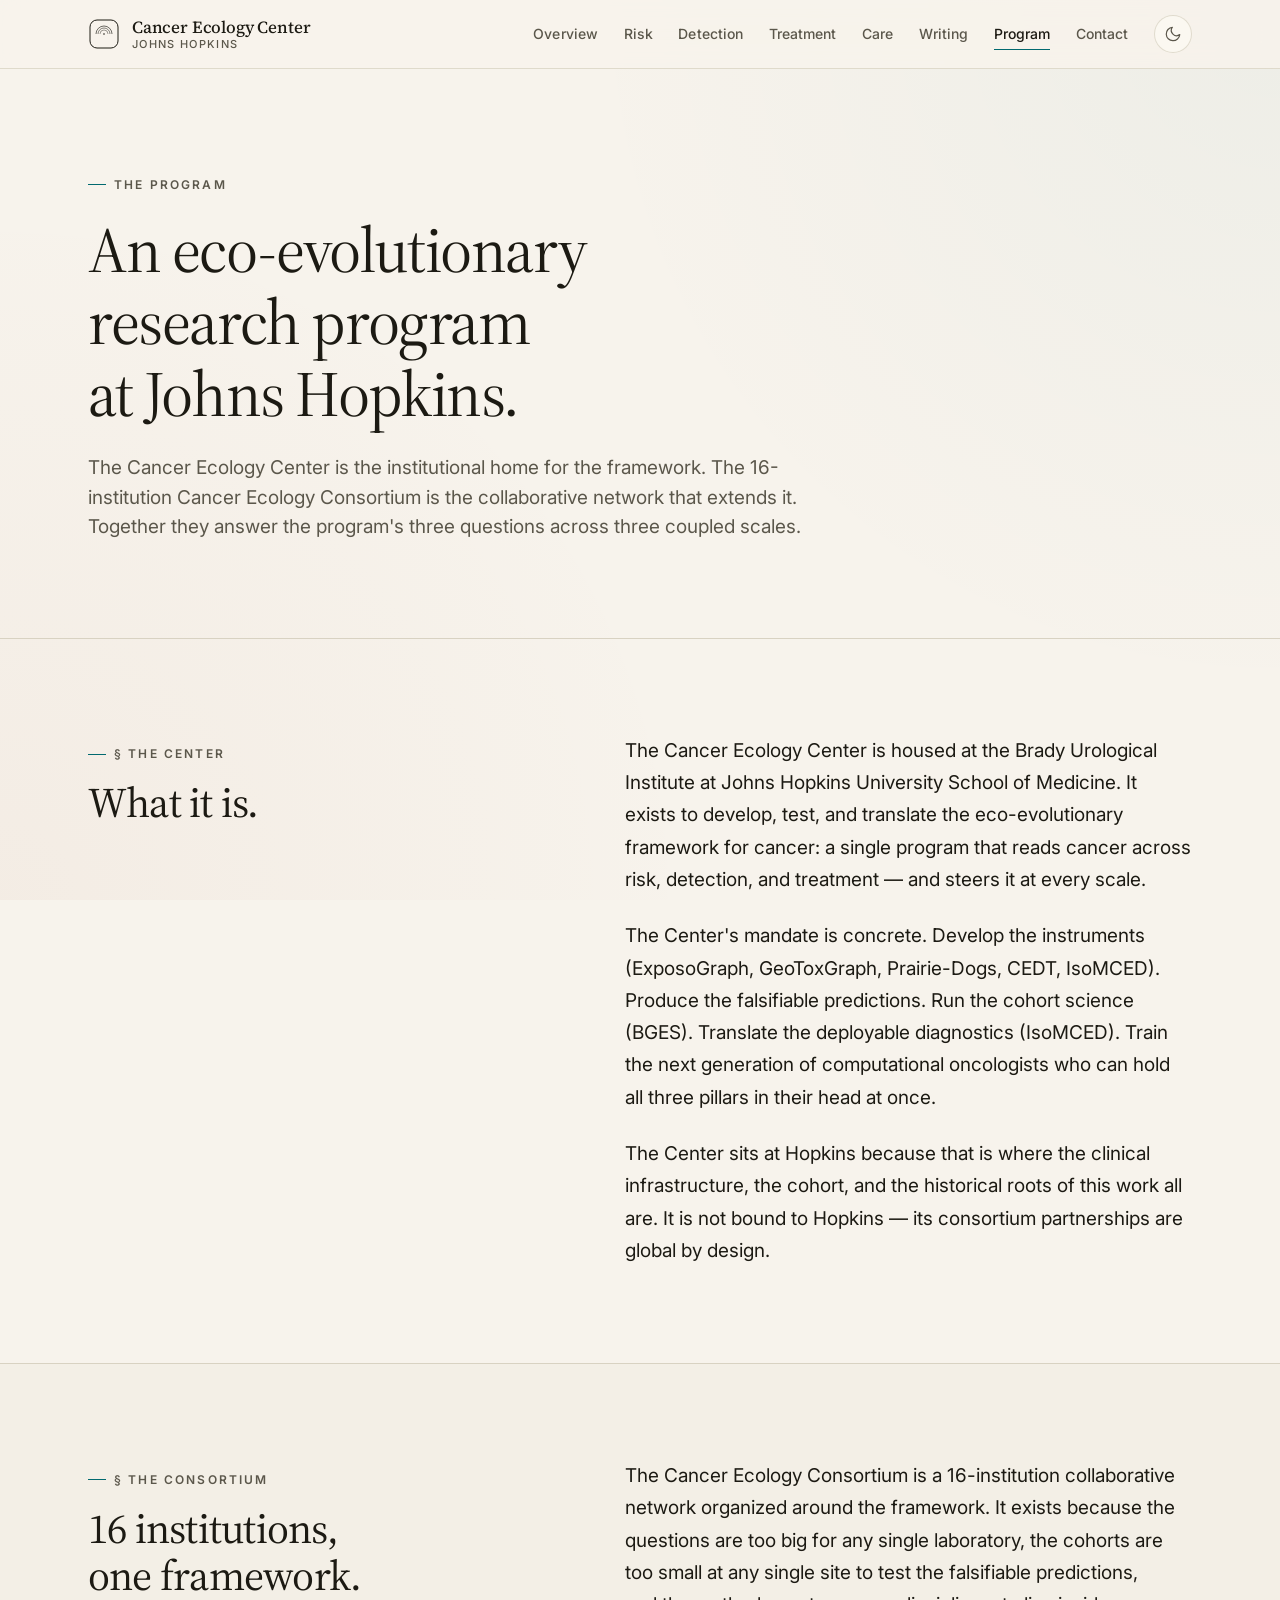
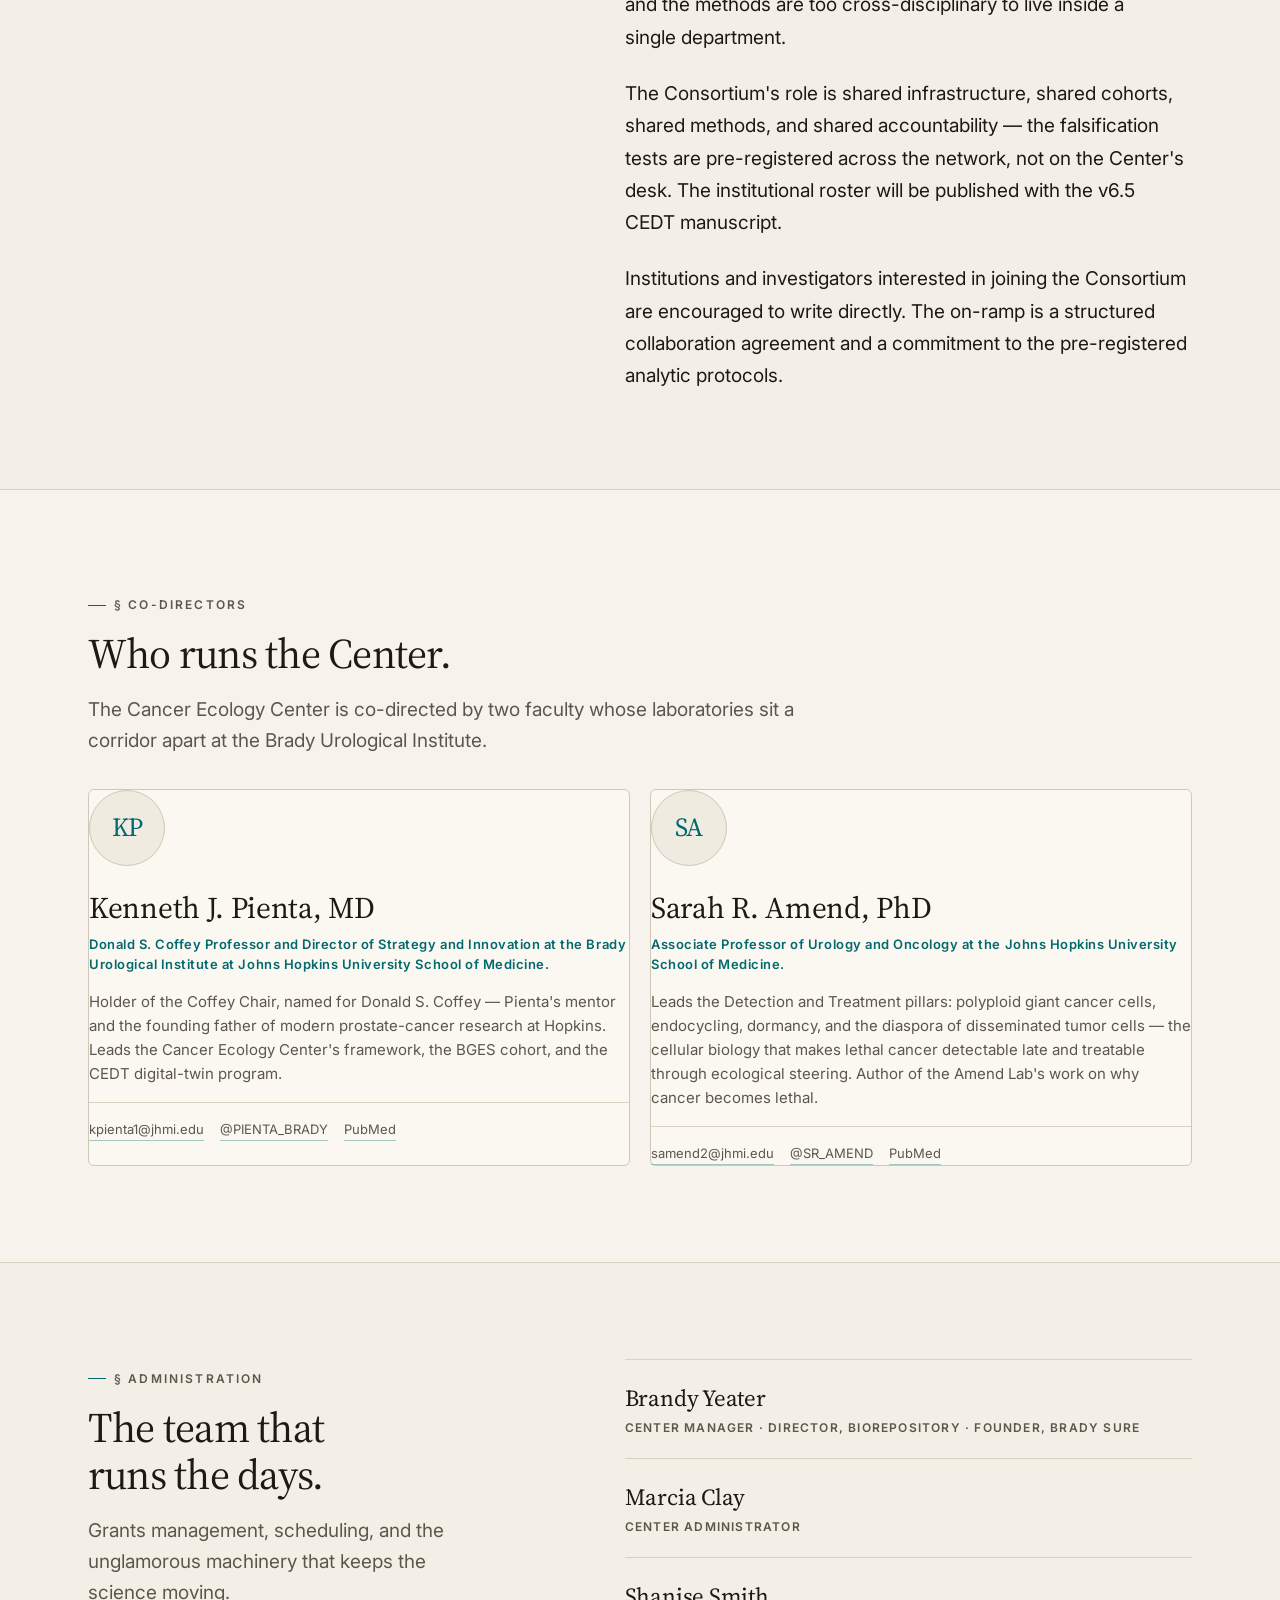
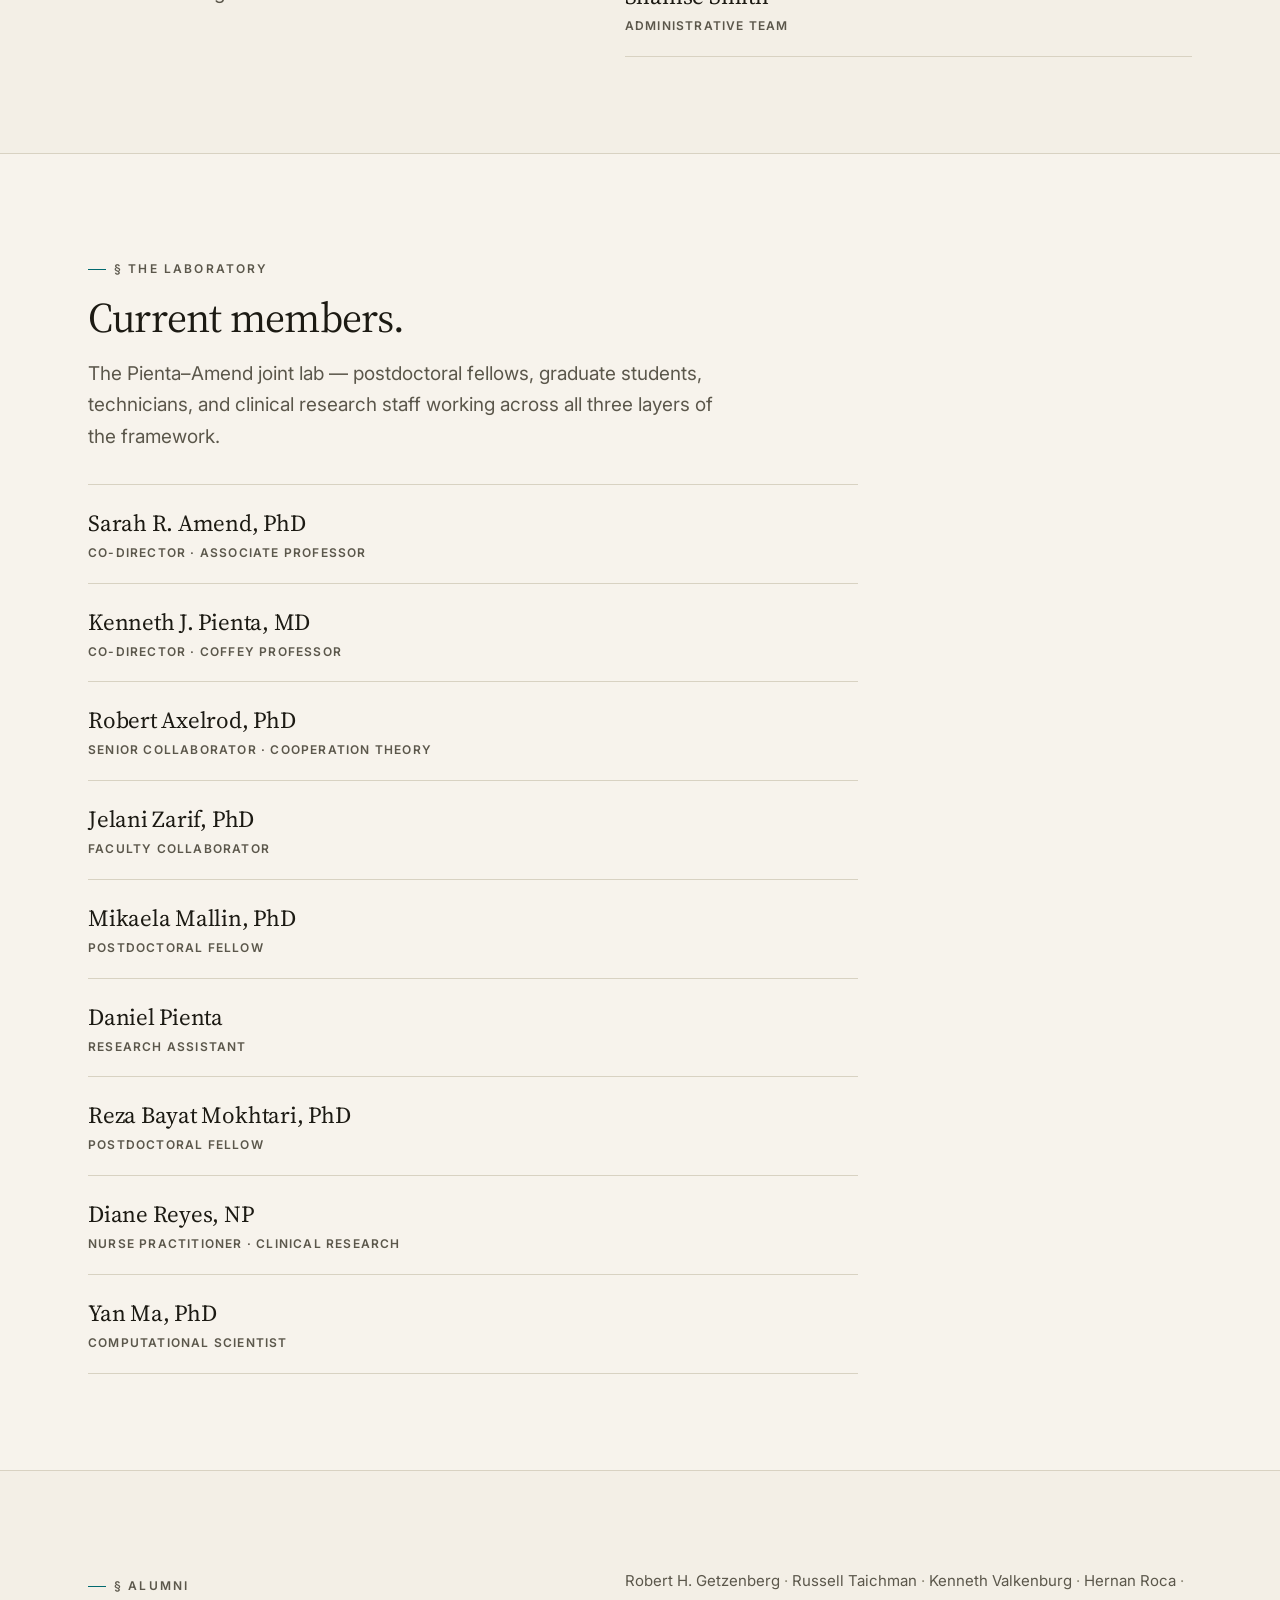
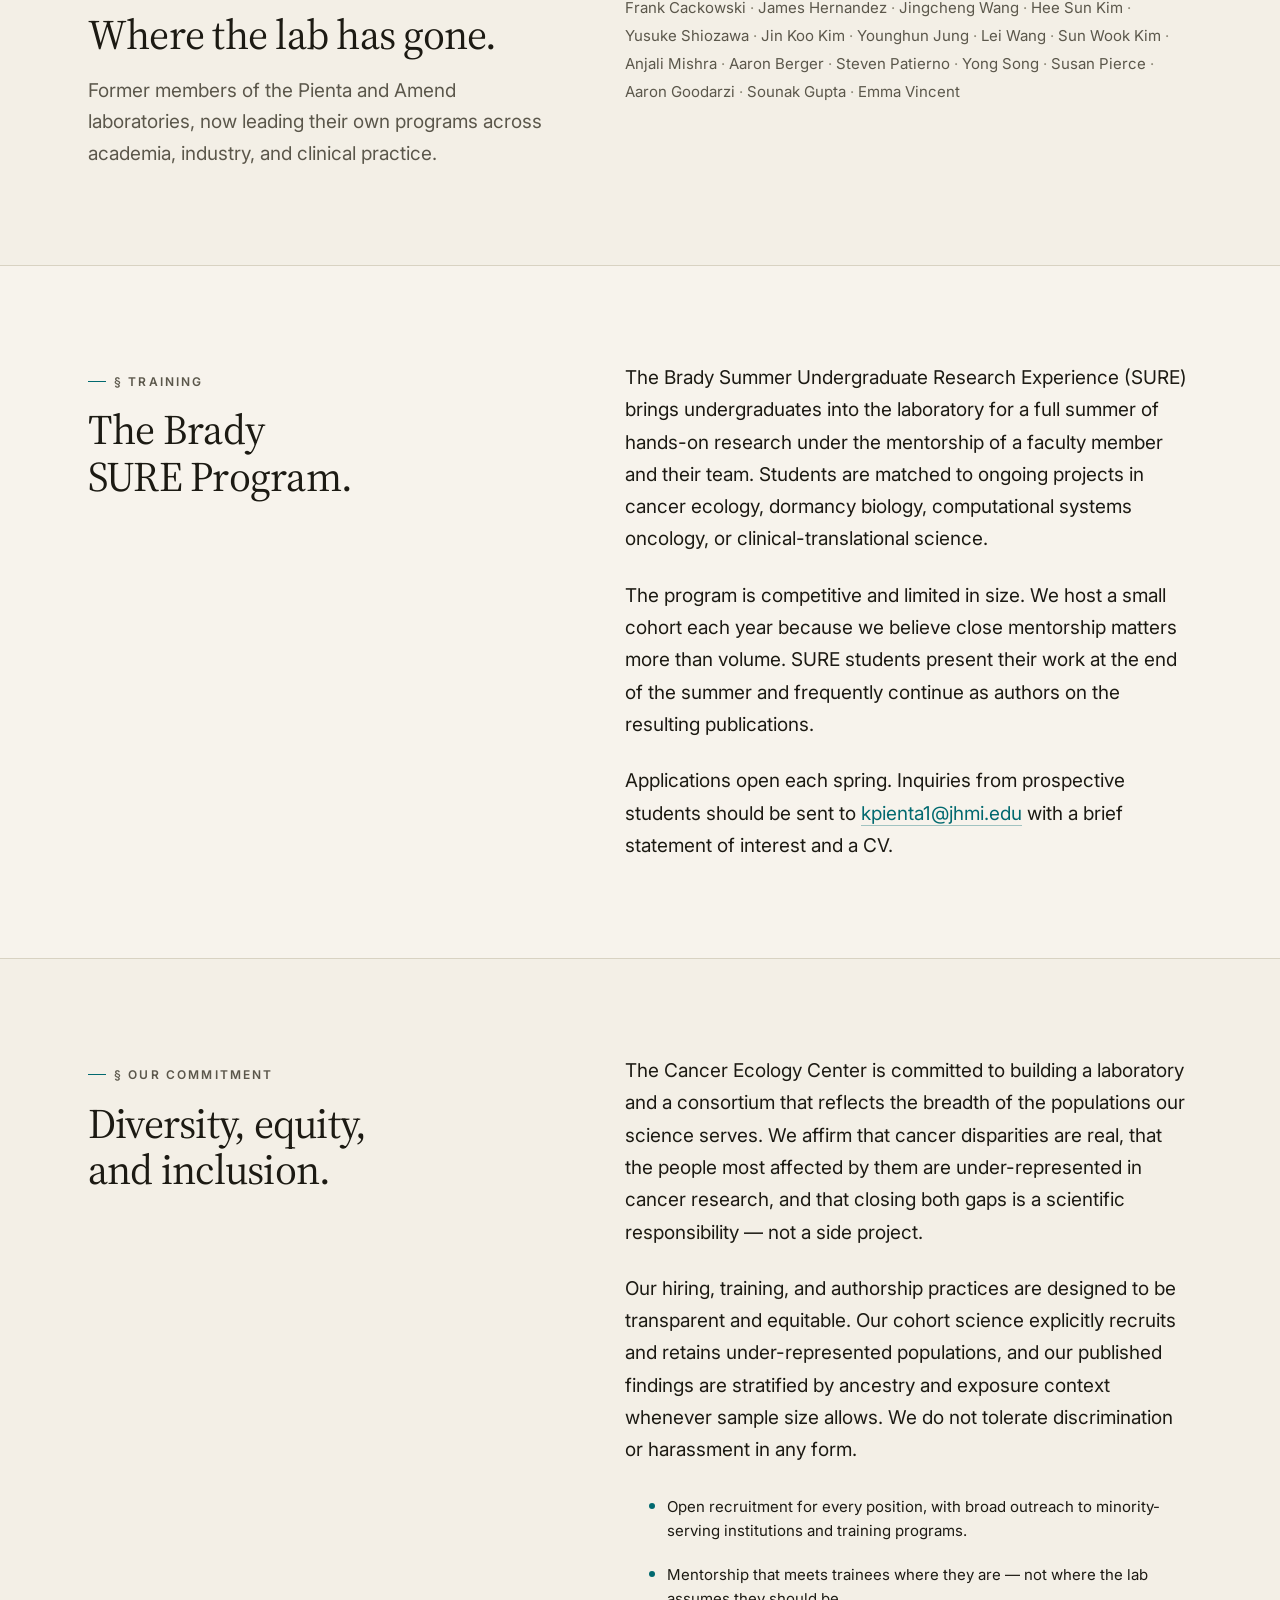
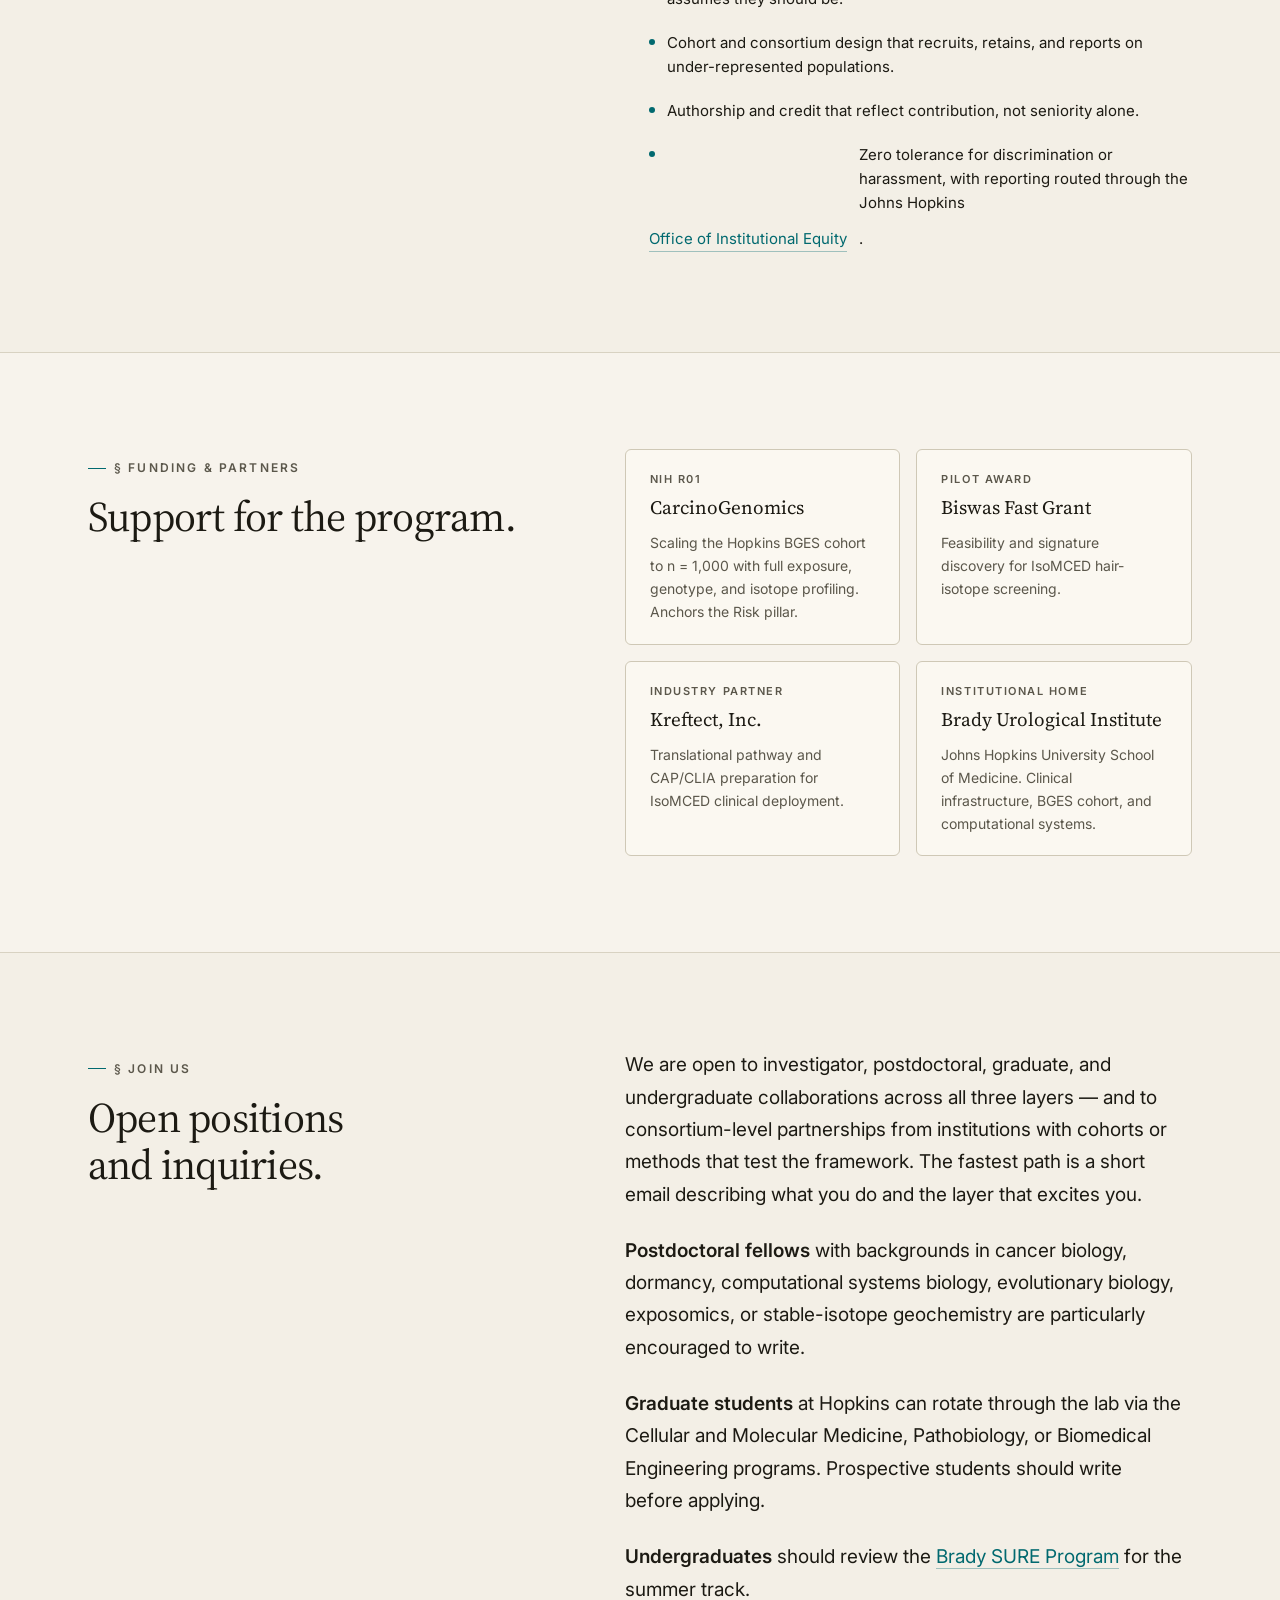
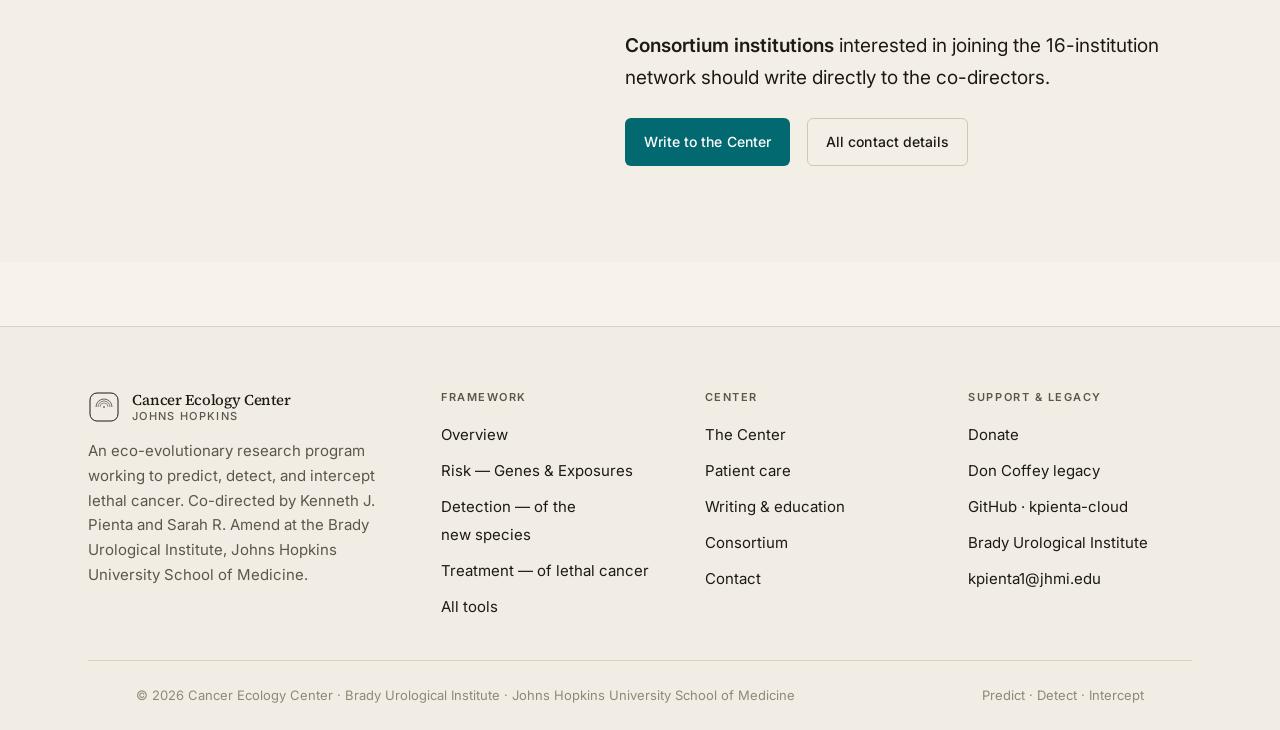
<file: program.html>
<!doctype html>
<html lang="en">
<head>
  <meta charset="utf-8" />
  <meta name="viewport" content="width=device-width, initial-scale=1" />
  <title>Program · Cancer Ecology Center</title>
  <meta name="description" content="The Cancer Ecology Center at Johns Hopkins, the 16-institution Cancer Ecology Consortium, people, funding, and how to collaborate." />
  <link rel="icon" type="image/svg+xml" href="assets/images/favicon.svg" />
  <link rel="preconnect" href="https://fonts.googleapis.com" />
  <link rel="preconnect" href="https://fonts.gstatic.com" crossorigin />
  <link rel="stylesheet" href="https://fonts.googleapis.com/css2?family=Source+Serif+4:ital,opsz,wght@0,8..60,300..700;1,8..60,300..700&family=Inter:wght@400;500;600&family=JetBrains+Mono:wght@400;500&display=swap" />
  <link rel="stylesheet" href="assets/css/tokens.css" />
  <link rel="stylesheet" href="assets/css/base.css" />
  <link rel="stylesheet" href="assets/css/site.css" />
</head>
<body>
  <header class="site-header">
    <div class="site-header__inner">
      <a href="index.html" class="site-brand" aria-label="Cancer Ecology Center — home">
        <svg class="site-brand__mark" viewBox="0 0 64 64" fill="none" aria-hidden="true">
          <rect x="4" y="4" width="56" height="56" rx="14" stroke="currentColor" stroke-width="2" />
          <path d="M16 32 a16 16 0 0 1 32 0" stroke="currentColor" stroke-width="1.5" fill="none" opacity="0.85"/>
          <path d="M20 32 a12 12 0 0 1 24 0" stroke="currentColor" stroke-width="1.5" fill="none" opacity="0.7"/>
          <path d="M24 32 a8 8 0 0 1 16 0" stroke="currentColor" stroke-width="1.5" fill="none" opacity="0.55"/>
          <circle cx="32" cy="32" r="1.6" fill="currentColor" />
        </svg>
        <span><span class="site-brand__title">Cancer Ecology Center</span><span class="site-brand__sub">Johns Hopkins</span></span>
      </a>
      <nav class="site-nav" aria-label="Primary">
              <a href="overview.html">Overview</a>
              <a href="risk.html">Risk</a>
              <a href="detection.html">Detection</a>
              <a href="treatment.html">Treatment</a>
              <a href="care.html">Care</a>
              <a href="writing.html">Writing</a>
              <a href="program.html" aria-current="page">Program</a>
              <a href="contact.html">Contact</a>
              <button class="theme-toggle" data-theme-toggle type="button" aria-label="Toggle theme"></button>
            </nav>
      <button class="mobile-toggle" data-mobile-toggle type="button" aria-label="Open menu"><svg viewBox="0 0 24 24" fill="none" stroke="currentColor" stroke-width="1.8" stroke-linecap="round"><path d="M3 6h18M3 12h18M3 18h18"/></svg></button>
    </div>
  </header>

  <main>
    <section class="page-hero">
      <div class="container">
        <p class="page-hero__eyebrow">The program</p>
        <h1>An eco-evolutionary research program at Johns Hopkins.</h1>
        <p class="page-hero__sub">The Cancer Ecology Center is the institutional home for the framework. The 16-institution Cancer Ecology Consortium is the collaborative network that extends it. Together they answer the program's three questions across three coupled scales.</p>
      </div>
    </section>

    <section>
      <div class="container">
        <div class="two-col reveal">
          <div class="two-col__heading">
            <p class="section-eyebrow">§ The Center</p>
            <h2 class="section-title">What it is.</h2>
          </div>
          <div class="prose">
            <p>The Cancer Ecology Center is housed at the Brady Urological Institute at Johns Hopkins University School of Medicine. It exists to develop, test, and translate the eco-evolutionary framework for cancer: a single program that reads cancer across risk, detection, and treatment — and steers it at every scale.</p>
            <p>The Center's mandate is concrete. Develop the instruments (ExposoGraph, GeoToxGraph, Prairie-Dogs, CEDT, IsoMCED). Produce the falsifiable predictions. Run the cohort science (BGES). Translate the deployable diagnostics (IsoMCED). Train the next generation of computational oncologists who can hold all three pillars in their head at once.</p>
            <p>The Center sits at Hopkins because that is where the clinical infrastructure, the cohort, and the historical roots of this work all are. It is not bound to Hopkins — its consortium partnerships are global by design.</p>
          </div>
        </div>
      </div>
    </section>

    <section id="consortium" style="background: color-mix(in oklab, var(--color-surface-offset) 50%, transparent); border-top: 1px solid var(--color-divider); border-bottom: 1px solid var(--color-divider);">
      <div class="container">
        <div class="two-col reveal">
          <div class="two-col__heading">
            <p class="section-eyebrow">§ The Consortium</p>
            <h2 class="section-title">16 institutions, one framework.</h2>
          </div>
          <div class="prose">
            <p>The Cancer Ecology Consortium is a 16-institution collaborative network organized around the framework. It exists because the questions are too big for any single laboratory, the cohorts are too small at any single site to test the falsifiable predictions, and the methods are too cross-disciplinary to live inside a single department.</p>
            <p>The Consortium's role is shared infrastructure, shared cohorts, shared methods, and shared accountability — the falsification tests are pre-registered across the network, not on the Center's desk. The institutional roster will be published with the v6.5 CEDT manuscript.</p>
            <p>Institutions and investigators interested in joining the Consortium are encouraged to write directly. The on-ramp is a structured collaboration agreement and a commitment to the pre-registered analytic protocols.</p>
          </div>
        </div>
      </div>
    </section>

    <!-- CO-DIRECTORS -->
    <section id="co-directors">
      <div class="container">
        <div class="framework__intro reveal" style="margin-bottom: var(--space-8);">
          <div>
            <p class="section-eyebrow">§ Co-Directors</p>
            <h2 class="section-title">Who runs the Center.</h2>
            <p class="section-lede" style="margin-top: var(--space-4);">The Cancer Ecology Center is co-directed by two faculty whose laboratories sit a corridor apart at the Brady Urological Institute.</p>
          </div>
        </div>

        <div class="feature-grid reveal">
          <article class="person-card" style="align-items: flex-start;">
            <div class="person-card__monogram" aria-hidden="true">KP</div>
            <div>
              <h3 class="person-card__name">Kenneth J. Pienta, MD</h3>
              <p class="person-card__role">Donald S. Coffey Professor and Director of Strategy and Innovation at the Brady Urological Institute at Johns Hopkins University School of Medicine.</p>
              <p class="person-card__bio">Holder of the Coffey Chair, named for Donald S. Coffey — Pienta's mentor and the founding father of modern prostate-cancer research at Hopkins. Leads the Cancer Ecology Center's framework, the BGES cohort, and the CEDT digital-twin program.</p>
              <div class="person-card__meta">
                <a href="mailto:kpienta1@jhmi.edu">kpienta1@jhmi.edu</a>
                <a href="https://twitter.com/PIENTA_BRADY" rel="external noopener">@PIENTA_BRADY</a>
                <a href="https://www.ncbi.nlm.nih.gov/pubmed/?term=Pienta+K" rel="external noopener">PubMed</a>
              </div>
            </div>
          </article>
          <article class="person-card" style="align-items: flex-start;">
            <div class="person-card__monogram" aria-hidden="true">SA</div>
            <div>
              <h3 class="person-card__name">Sarah R. Amend, PhD</h3>
              <p class="person-card__role">Associate Professor of Urology and Oncology at the Johns Hopkins University School of Medicine.</p>
              <p class="person-card__bio">Leads the Detection and Treatment pillars: polyploid giant cancer cells, endocycling, dormancy, and the diaspora of disseminated tumor cells — the cellular biology that makes lethal cancer detectable late and treatable through ecological steering. Author of the Amend Lab's work on why cancer becomes lethal.</p>
              <div class="person-card__meta">
                <a href="mailto:samend2@jhmi.edu">samend2@jhmi.edu</a>
                <a href="https://twitter.com/SR_AMEND" rel="external noopener">@SR_AMEND</a>
                <a href="https://pubmed.ncbi.nlm.nih.gov/?sort=date&amp;term=amend%20sr" rel="external noopener">PubMed</a>
              </div>
            </div>
          </article>
        </div>
      </div>
    </section>

    <!-- ADMIN TEAM -->
    <section id="admin" style="background: color-mix(in oklab, var(--color-surface-offset) 50%, transparent); border-top: 1px solid var(--color-divider); border-bottom: 1px solid var(--color-divider);">
      <div class="container">
        <div class="two-col reveal">
          <div class="two-col__heading">
            <p class="section-eyebrow">§ Administration</p>
            <h2 class="section-title">The team that runs the days.</h2>
            <p class="section-lede" style="margin-top: var(--space-4);">Grants management, scheduling, and the unglamorous machinery that keeps the science moving.</p>
          </div>
          <div>
            <ul class="roster">
              <li>
                <div>
                  <p class="roster__name">Brandy Yeater</p>
                  <p class="roster__role">Center Manager &middot; Director, Biorepository &middot; Founder, Brady SURE</p>
                </div>
              </li>
              <li>
                <div>
                  <p class="roster__name">Marcia Clay</p>
                  <p class="roster__role">Center Administrator</p>
                </div>
              </li>
              <li>
                <div>
                  <p class="roster__name">Shanise Smith</p>
                  <p class="roster__role">Administrative Team</p>
                </div>
              </li>
            </ul>
          </div>
        </div>
      </div>
    </section>

    <!-- LAB TEAM CURRENT -->
    <section id="lab">
      <div class="container">
        <div class="framework__intro reveal" style="margin-bottom: var(--space-8);">
          <div>
            <p class="section-eyebrow">§ The laboratory</p>
            <h2 class="section-title">Current members.</h2>
            <p class="section-lede" style="margin-top: var(--space-4);">The Pienta–Amend joint lab — postdoctoral fellows, graduate students, technicians, and clinical research staff working across all three layers of the framework.</p>
          </div>
        </div>

        <ul class="roster reveal" style="max-width: 820px;">
          <li><div><p class="roster__name">Sarah R. Amend, PhD</p><p class="roster__role">Co-Director · Associate Professor</p></div></li>
          <li><div><p class="roster__name">Kenneth J. Pienta, MD</p><p class="roster__role">Co-Director · Coffey Professor</p></div></li>
          <li><div><p class="roster__name">Robert Axelrod, PhD</p><p class="roster__role">Senior collaborator · Cooperation theory</p></div></li>
          <li><div><p class="roster__name">Jelani Zarif, PhD</p><p class="roster__role">Faculty collaborator</p></div></li>
          <li><div><p class="roster__name">Mikaela Mallin, PhD</p><p class="roster__role">Postdoctoral fellow</p></div></li>
          <li><div><p class="roster__name">Daniel Pienta</p><p class="roster__role">Research assistant</p></div></li>
          <li><div><p class="roster__name">Reza Bayat Mokhtari, PhD</p><p class="roster__role">Postdoctoral fellow</p></div></li>
          <li><div><p class="roster__name">Diane Reyes, NP</p><p class="roster__role">Nurse Practitioner · clinical research</p></div></li>
          <li><div><p class="roster__name">Yan Ma, PhD</p><p class="roster__role">Computational scientist</p></div></li>
        </ul>
      </div>
    </section>

    <!-- LAB TEAM ALUMNI -->
    <section id="alumni" style="background: color-mix(in oklab, var(--color-surface-offset) 50%, transparent); border-top: 1px solid var(--color-divider); border-bottom: 1px solid var(--color-divider);">
      <div class="container">
        <div class="two-col reveal">
          <div class="two-col__heading">
            <p class="section-eyebrow">§ Alumni</p>
            <h2 class="section-title">Where the lab has gone.</h2>
            <p class="section-lede" style="margin-top: var(--space-4);">Former members of the Pienta and Amend laboratories, now leading their own programs across academia, industry, and clinical practice.</p>
          </div>
          <p class="name-flow">
            <span>Robert H. Getzenberg</span>
            <span>Russell Taichman</span>
            <span>Kenneth Valkenburg</span>
            <span>Hernan Roca</span>
            <span>Frank Cackowski</span>
            <span>James Hernandez</span>
            <span>Jingcheng Wang</span>
            <span>Hee Sun Kim</span>
            <span>Yusuke Shiozawa</span>
            <span>Jin Koo Kim</span>
            <span>Younghun Jung</span>
            <span>Lei Wang</span>
            <span>Sun Wook Kim</span>
            <span>Anjali Mishra</span>
            <span>Aaron Berger</span>
            <span>Steven Patierno</span>
            <span>Yong Song</span>
            <span>Susan Pierce</span>
            <span>Aaron Goodarzi</span>
            <span>Sounak Gupta</span>
            <span>Emma Vincent</span>
          </p>
        </div>
      </div>
    </section>

    <!-- BRADY SURE PROGRAM -->
    <section id="sure">
      <div class="container">
        <div class="two-col reveal">
          <div class="two-col__heading">
            <p class="section-eyebrow">§ Training</p>
            <h2 class="section-title">The Brady SURE Program.</h2>
          </div>
          <div class="prose">
            <p>The Brady Summer Undergraduate Research Experience (SURE) brings undergraduates into the laboratory for a full summer of hands-on research under the mentorship of a faculty member and their team. Students are matched to ongoing projects in cancer ecology, dormancy biology, computational systems oncology, or clinical-translational science.</p>
            <p>The program is competitive and limited in size. We host a small cohort each year because we believe close mentorship matters more than volume. SURE students present their work at the end of the summer and frequently continue as authors on the resulting publications.</p>
            <p>Applications open each spring. Inquiries from prospective students should be sent to <a href="mailto:kpienta1@jhmi.edu">kpienta1@jhmi.edu</a> with a brief statement of interest and a CV.</p>
          </div>
        </div>
      </div>
    </section>

    <!-- DEI -->
    <section id="dei" style="background: color-mix(in oklab, var(--color-surface-offset) 50%, transparent); border-top: 1px solid var(--color-divider); border-bottom: 1px solid var(--color-divider);">
      <div class="container">
        <div class="two-col reveal">
          <div class="two-col__heading">
            <p class="section-eyebrow">§ Our commitment</p>
            <h2 class="section-title">Diversity, equity, and inclusion.</h2>
          </div>
          <div class="prose">
            <p>The Cancer Ecology Center is committed to building a laboratory and a consortium that reflects the breadth of the populations our science serves. We affirm that cancer disparities are real, that the people most affected by them are under-represented in cancer research, and that closing both gaps is a scientific responsibility — not a side project.</p>
            <p>Our hiring, training, and authorship practices are designed to be transparent and equitable. Our cohort science explicitly recruits and retains under-represented populations, and our published findings are stratified by ancestry and exposure context whenever sample size allows. We do not tolerate discrimination or harassment in any form.</p>
            <ul class="pledge-list" style="margin-top: var(--space-6);">
              <li>Open recruitment for every position, with broad outreach to minority-serving institutions and training programs.</li>
              <li>Mentorship that meets trainees where they are — not where the lab assumes they should be.</li>
              <li>Cohort and consortium design that recruits, retains, and reports on under-represented populations.</li>
              <li>Authorship and credit that reflect contribution, not seniority alone.</li>
              <li>Zero tolerance for discrimination or harassment, with reporting routed through the Johns Hopkins <a href="https://oie.jhu.edu/discrimination-and-harassment/" rel="external noopener">Office of Institutional Equity</a>.</li>
            </ul>
          </div>
        </div>
      </div>
    </section>

    <!-- FUNDING & PARTNERS -->
    <section id="funding">
      <div class="container">
        <div class="two-col reveal">
          <div class="two-col__heading">
            <p class="section-eyebrow">§ Funding &amp; partners</p>
            <h2 class="section-title">Support for the program.</h2>
          </div>
          <div class="partner-list">
            <div class="partner-card">
              <p class="partner-card__role">NIH R01</p>
              <p class="partner-card__name">CarcinoGenomics</p>
              <p class="partner-card__detail">Scaling the Hopkins BGES cohort to n = 1,000 with full exposure, genotype, and isotope profiling. Anchors the Risk pillar.</p>
            </div>
            <div class="partner-card">
              <p class="partner-card__role">Pilot award</p>
              <p class="partner-card__name">Biswas Fast Grant</p>
              <p class="partner-card__detail">Feasibility and signature discovery for IsoMCED hair-isotope screening.</p>
            </div>
            <div class="partner-card">
              <p class="partner-card__role">Industry partner</p>
              <p class="partner-card__name">Kreftect, Inc.</p>
              <p class="partner-card__detail">Translational pathway and CAP/CLIA preparation for IsoMCED clinical deployment.</p>
            </div>
            <div class="partner-card">
              <p class="partner-card__role">Institutional home</p>
              <p class="partner-card__name">Brady Urological Institute</p>
              <p class="partner-card__detail">Johns Hopkins University School of Medicine. Clinical infrastructure, BGES cohort, and computational systems.</p>
            </div>
          </div>
        </div>
      </div>
    </section>

    <!-- JOIN US -->
    <section id="join" style="background: color-mix(in oklab, var(--color-surface-offset) 50%, transparent); border-top: 1px solid var(--color-divider);">
      <div class="container">
        <div class="two-col reveal">
          <div class="two-col__heading">
            <p class="section-eyebrow">§ Join us</p>
            <h2 class="section-title">Open positions and inquiries.</h2>
          </div>
          <div class="prose">
            <p>We are open to investigator, postdoctoral, graduate, and undergraduate collaborations across all three layers — and to consortium-level partnerships from institutions with cohorts or methods that test the framework. The fastest path is a short email describing what you do and the layer that excites you.</p>
            <p><strong>Postdoctoral fellows</strong> with backgrounds in cancer biology, dormancy, computational systems biology, evolutionary biology, exposomics, or stable-isotope geochemistry are particularly encouraged to write.</p>
            <p><strong>Graduate students</strong> at Hopkins can rotate through the lab via the Cellular and Molecular Medicine, Pathobiology, or Biomedical Engineering programs. Prospective students should write before applying.</p>
            <p><strong>Undergraduates</strong> should review the <a href="#sure">Brady SURE Program</a> for the summer track.</p>
            <p><strong>Consortium institutions</strong> interested in joining the 16-institution network should write directly to the co-directors.</p>
            <p style="margin-top: var(--space-6);">
              <a class="btn btn--primary" href="mailto:kpienta1@jhmi.edu">Write to the Center</a>
              <a class="btn btn--ghost" href="contact.html" style="margin-left: var(--space-3);">All contact details</a>
            </p>
          </div>
        </div>
      </div>
    </section>
  </main>

  <footer class="site-footer">
    <div class="container">
      <div class="site-footer__inner">
        <div class="site-footer__brand">
          <a href="index.html" class="site-brand">
            <svg class="site-brand__mark" viewBox="0 0 64 64" fill="none" aria-hidden="true">
              <rect x="4" y="4" width="56" height="56" rx="14" stroke="currentColor" stroke-width="2" />
              <path d="M16 32 a16 16 0 0 1 32 0" stroke="currentColor" stroke-width="1.5" fill="none" opacity="0.85"/>
              <path d="M20 32 a12 12 0 0 1 24 0" stroke="currentColor" stroke-width="1.5" fill="none" opacity="0.7"/>
              <path d="M24 32 a8 8 0 0 1 16 0" stroke="currentColor" stroke-width="1.5" fill="none" opacity="0.55"/>
              <circle cx="32" cy="32" r="1.6" fill="currentColor" />
            </svg>
            <span><span class="site-brand__title">Cancer Ecology Center</span><span class="site-brand__sub">Johns Hopkins</span></span>
          </a>
          <p>An eco-evolutionary research program working to predict, detect, and intercept lethal cancer. Co-directed by Kenneth J. Pienta and Sarah R. Amend at the Brady Urological Institute, Johns Hopkins University School of Medicine.</p>
        </div>

        <div>
          <h4>Framework</h4>
          <ul>
            <li><a href="overview.html">Overview</a></li>
            <li><a href="risk.html">Risk &mdash; Genes &amp; Exposures</a></li>
            <li><a href="detection.html">Detection &mdash; of the new species</a></li>
            <li><a href="treatment.html">Treatment &mdash; of lethal cancer</a></li>
            <li><a href="tools.html">All tools</a></li>
          </ul>
        </div>

        <div>
          <h4>Center</h4>
          <ul>
            <li><a href="program.html">The Center</a></li>
            <li><a href="care.html">Patient care</a></li>
            <li><a href="writing.html">Writing &amp; education</a></li>
            <li><a href="program.html#consortium">Consortium</a></li>
            <li><a href="contact.html">Contact</a></li>
          </ul>
        </div>

        <div>
          <h4>Support &amp; Legacy</h4>
          <ul>
            <li><a href="donate.html">Donate</a></li>
            <li><a href="legacy.html">Don Coffey legacy</a></li>
            <li><a href="https://github.com/kpienta-cloud" rel="external noopener">GitHub · kpienta-cloud</a></li>
            <li><a href="https://urology.jhu.edu/" rel="external noopener">Brady Urological Institute</a></li>
            <li><a href="mailto:kpienta1@jhmi.edu">kpienta1@jhmi.edu</a></li>
          </ul>
        </div>
      </div>

      <div class="site-footer__legal container">
        <span>© 2026 Cancer Ecology Center · Brady Urological Institute · Johns Hopkins University School of Medicine</span>
        <span>Predict · Detect · Intercept</span>
      </div>
    </div>
  </footer>

  <script src="assets/js/site.js"></script>
</body>
</html>
</file>
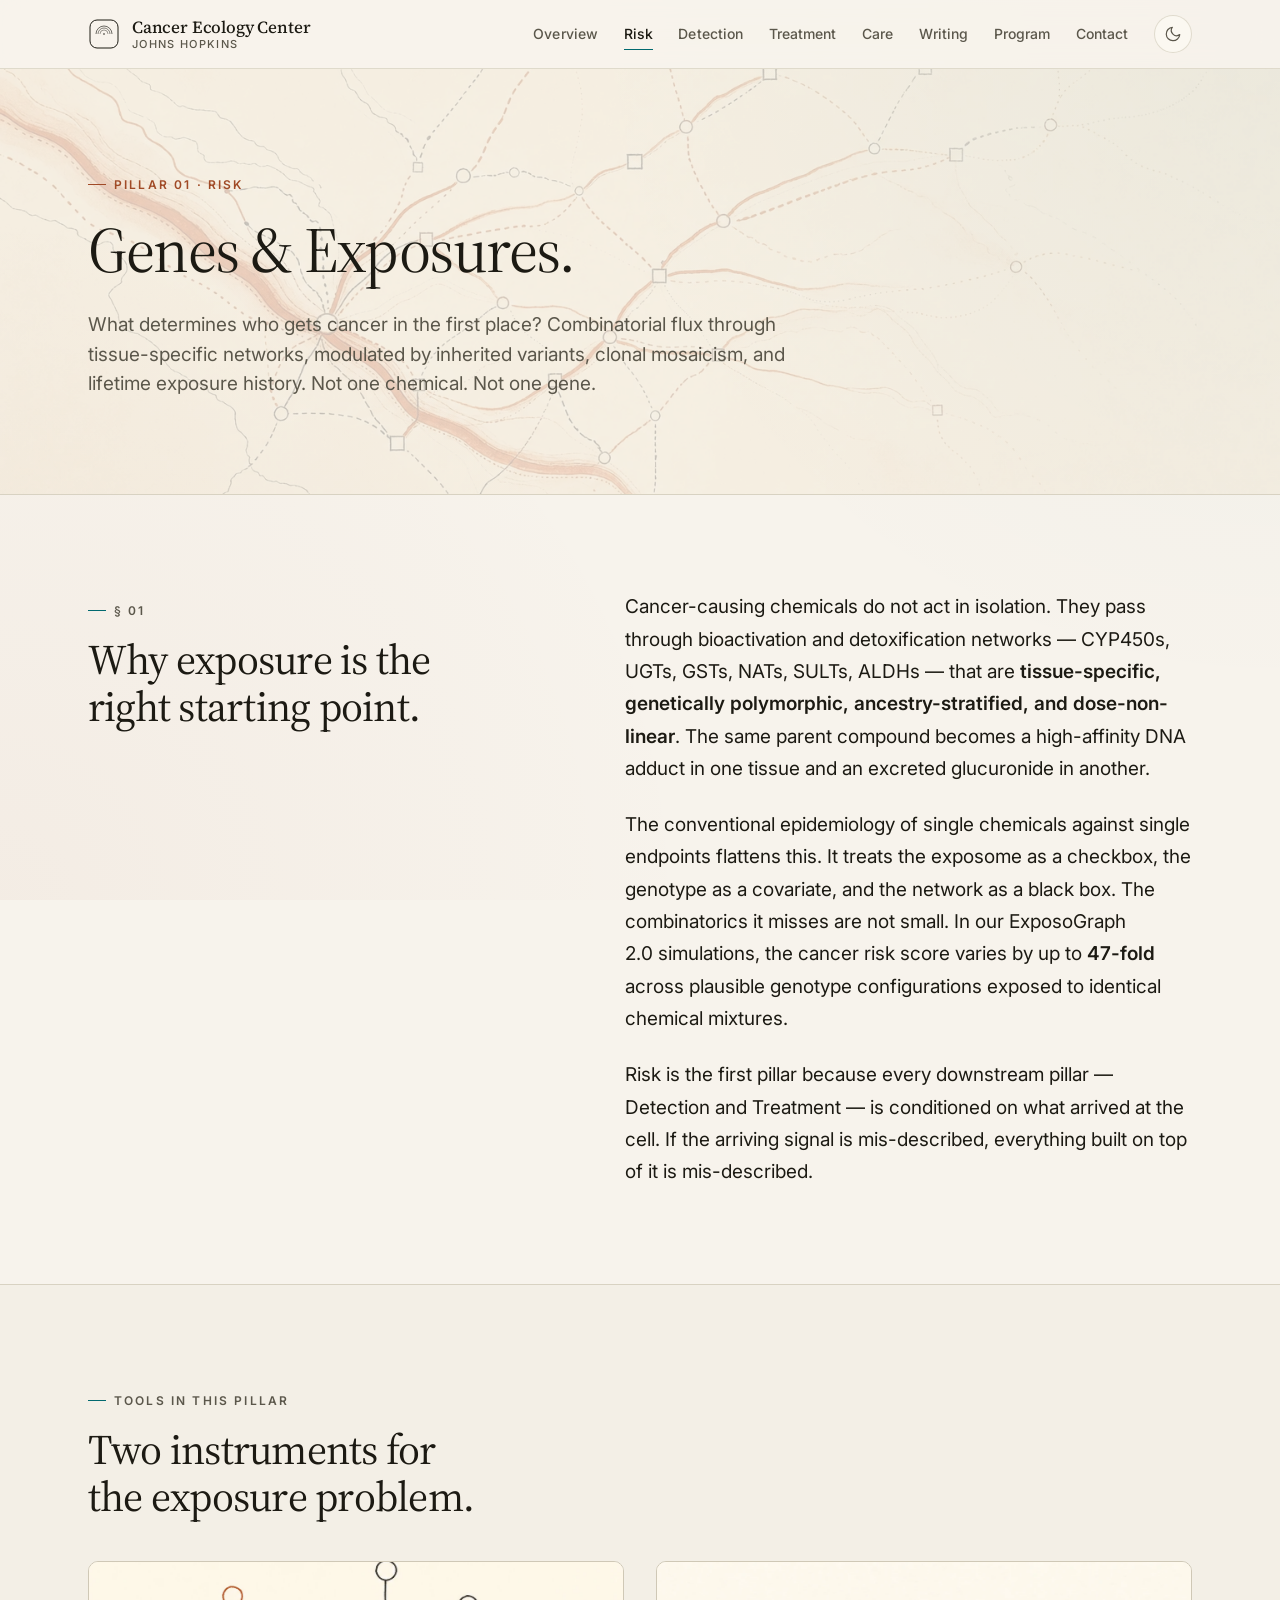
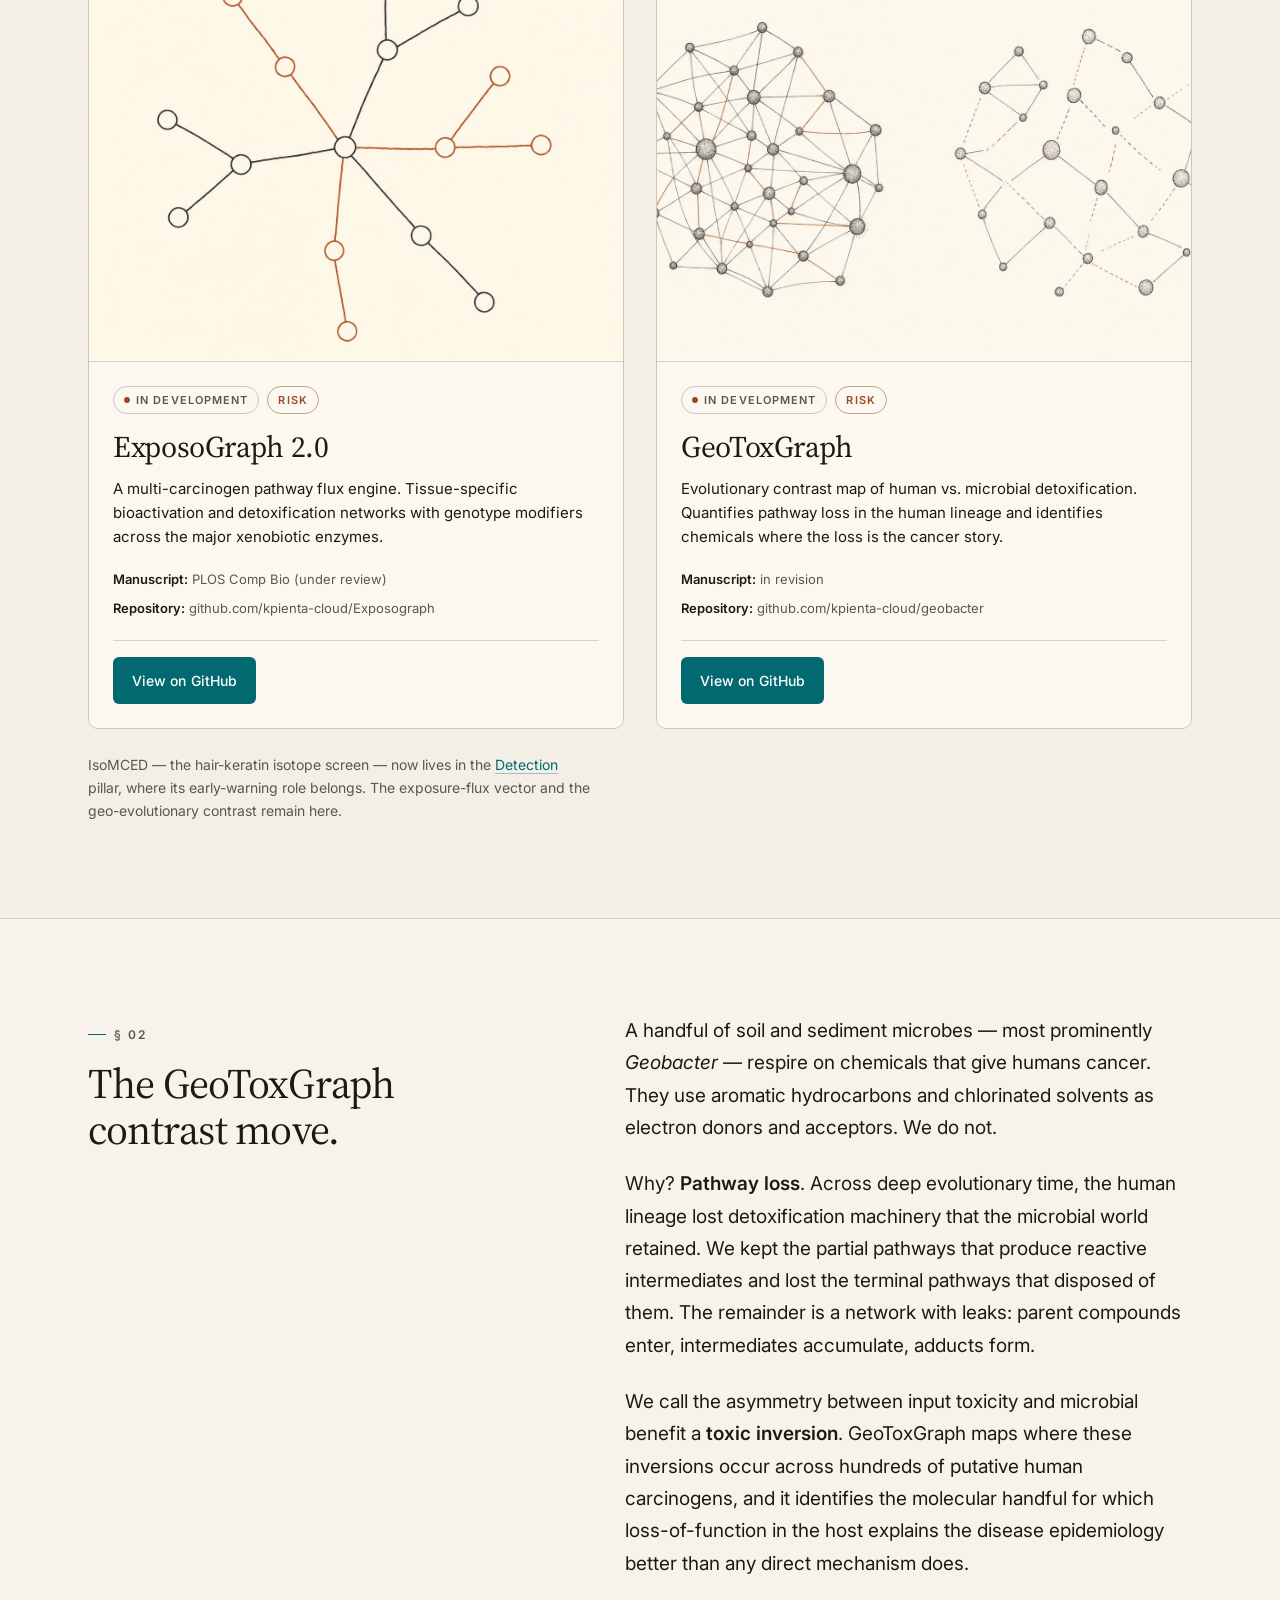
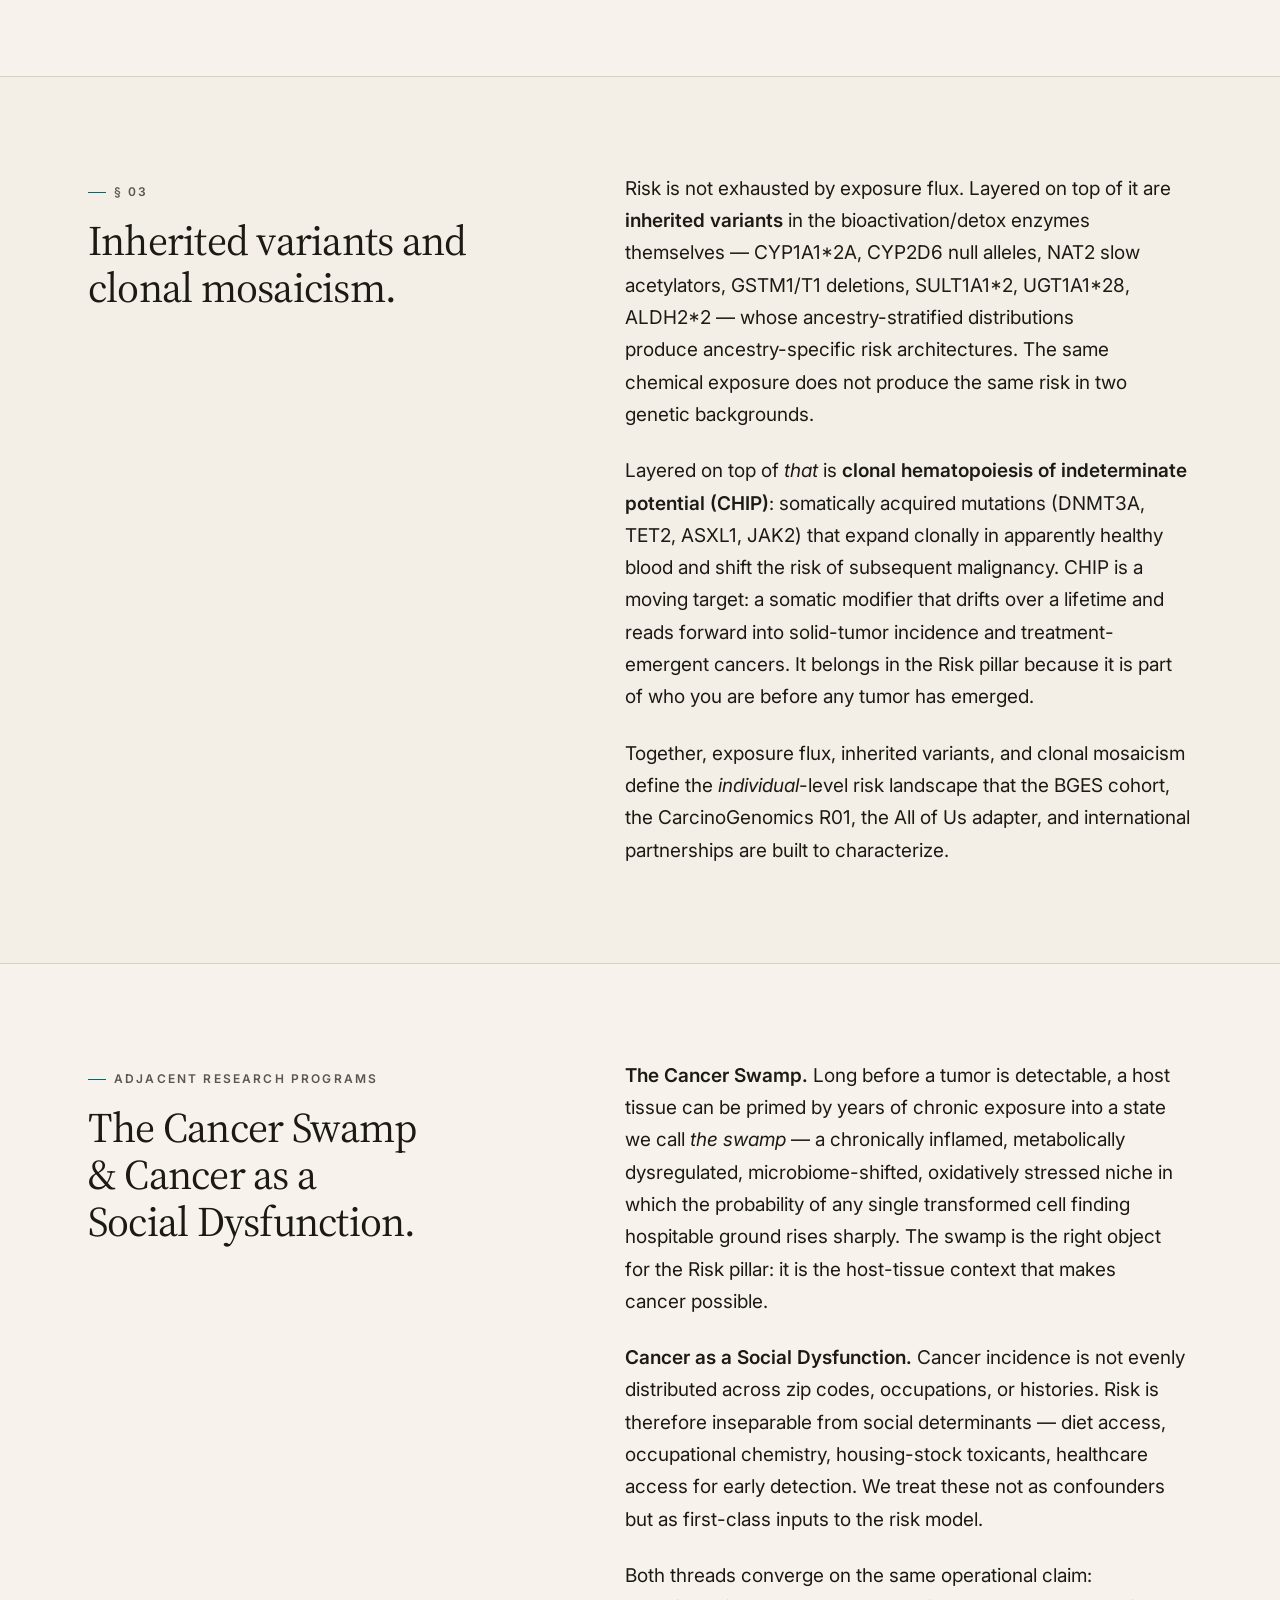
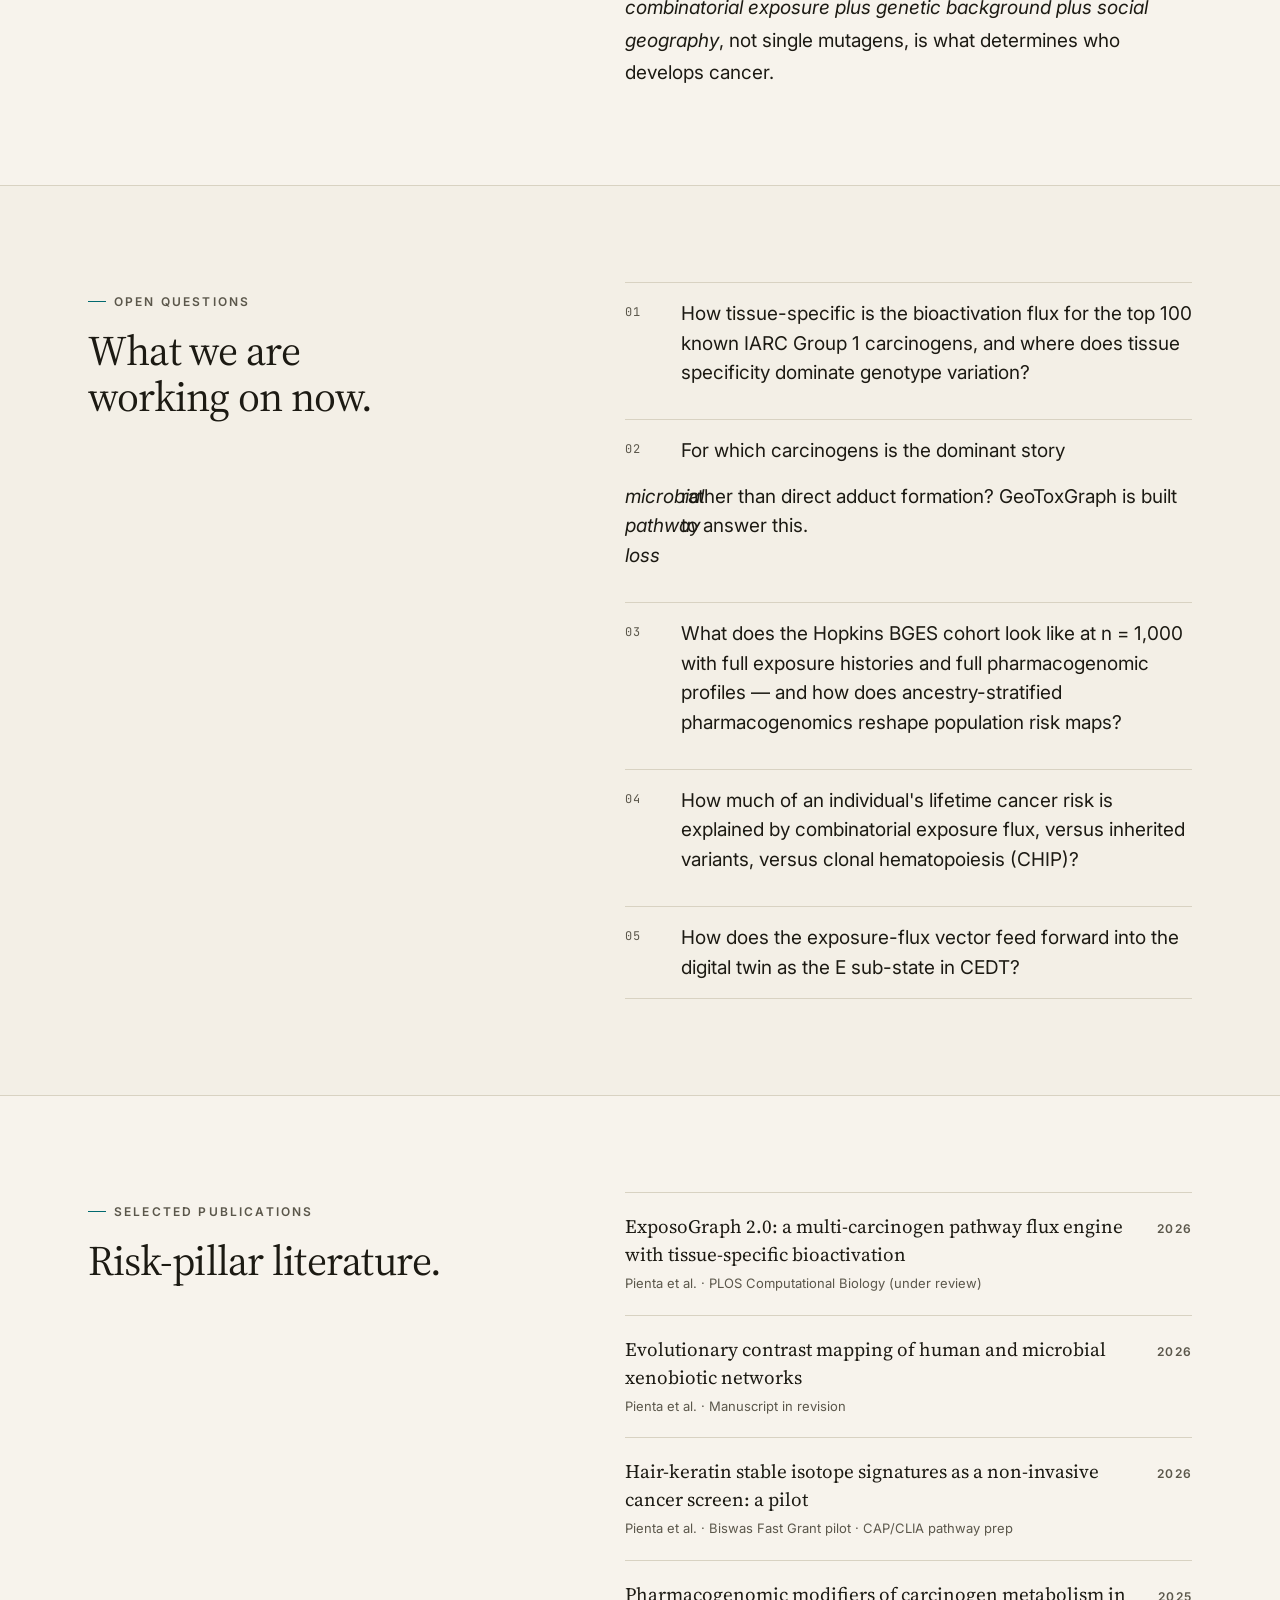
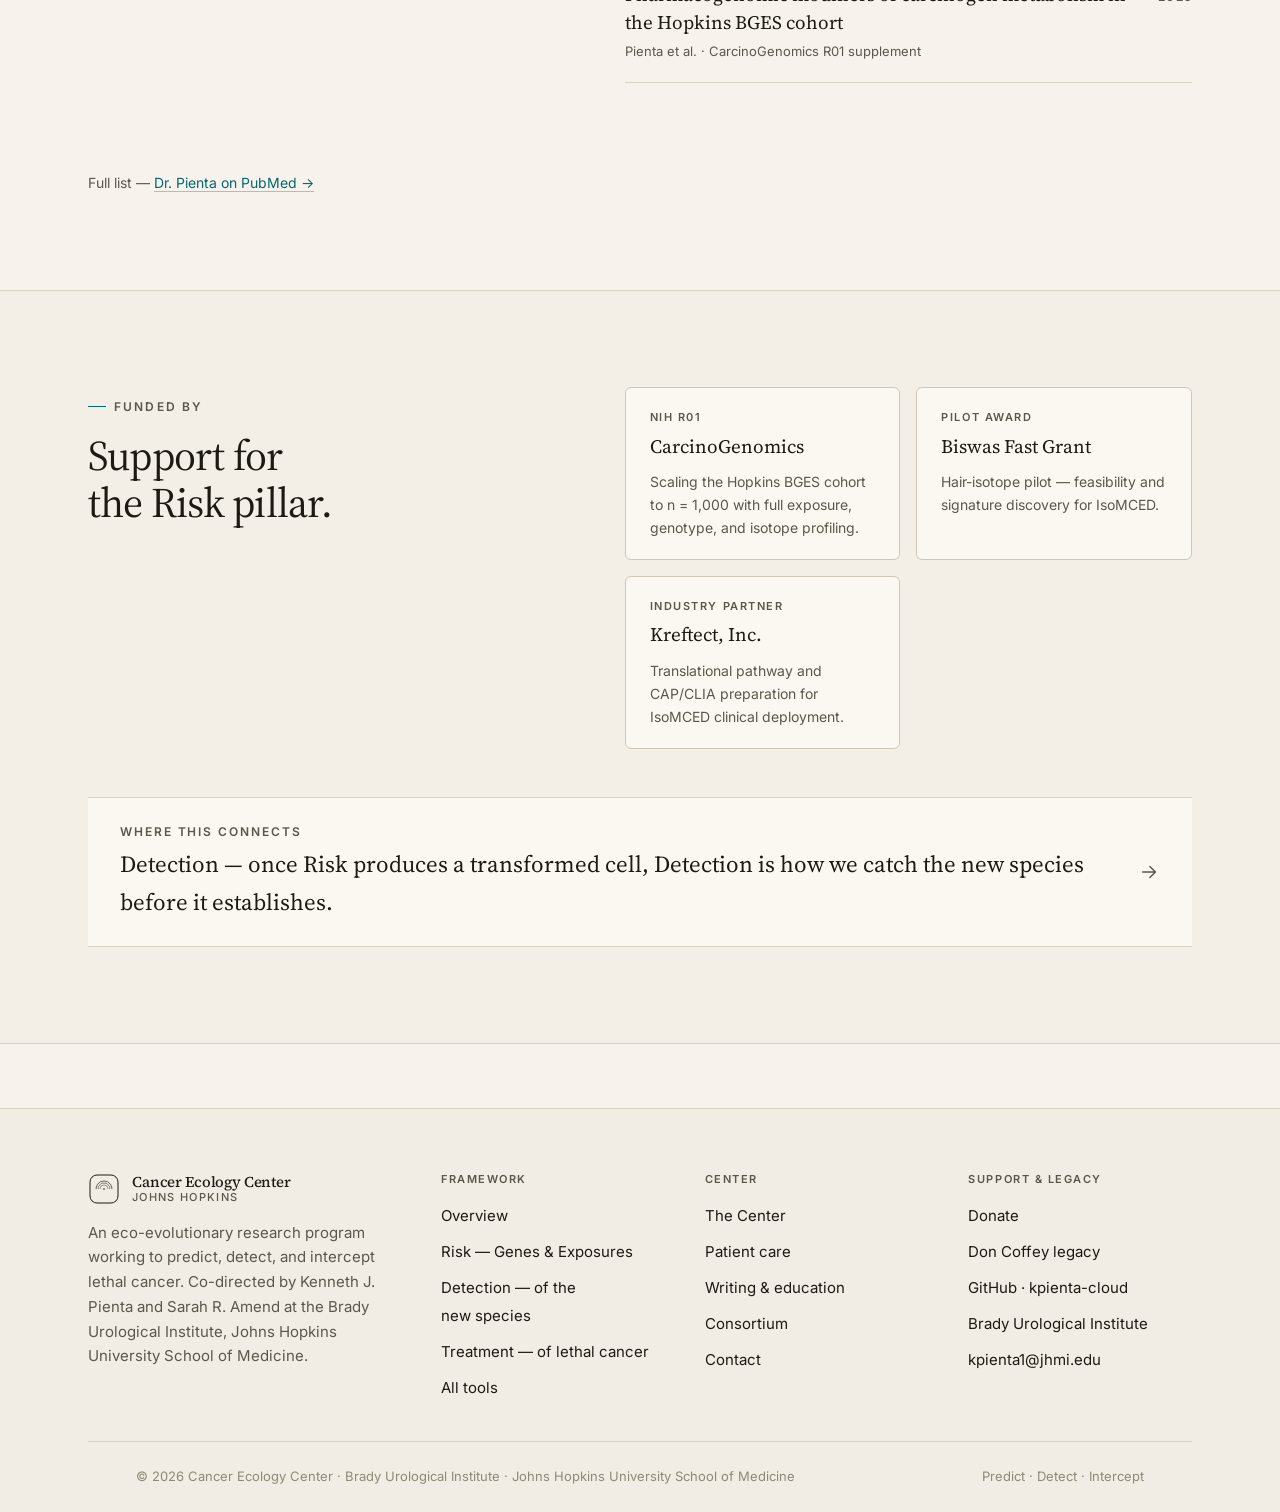
<file: risk.html>
<!doctype html>
<html lang="en">
<head>
  <meta charset="utf-8" />
  <meta name="viewport" content="width=device-width, initial-scale=1" />
  <title>Risk — Genes &amp; Exposures · Cancer Ecology Center</title>
  <meta name="description" content="What determines who gets cancer in the first place? Combinatorial flux through tissue-specific networks, modulated by inherited variants, clonal mosaicism, and lifetime exposure. ExposoGraph 2.0 and GeoToxGraph are the instruments." />
  <link rel="icon" type="image/svg+xml" href="assets/images/favicon.svg" />
  <link rel="preconnect" href="https://fonts.googleapis.com" />
  <link rel="preconnect" href="https://fonts.gstatic.com" crossorigin />
  <link rel="stylesheet" href="https://fonts.googleapis.com/css2?family=Source+Serif+4:ital,opsz,wght@0,8..60,300..700;1,8..60,300..700&family=Inter:wght@400;500;600&family=JetBrains+Mono:wght@400;500&display=swap" />
  <link rel="stylesheet" href="assets/css/tokens.css" />
  <link rel="stylesheet" href="assets/css/base.css" />
  <link rel="stylesheet" href="assets/css/site.css" />
</head>
<body class="layer-risk">
  <header class="site-header">
    <div class="site-header__inner">
      <a href="index.html" class="site-brand" aria-label="Cancer Ecology Center — home">
        <svg class="site-brand__mark" viewBox="0 0 64 64" fill="none" aria-hidden="true">
          <rect x="4" y="4" width="56" height="56" rx="14" stroke="currentColor" stroke-width="2" />
          <path d="M16 32 a16 16 0 0 1 32 0" stroke="currentColor" stroke-width="1.5" fill="none" opacity="0.85"/>
          <path d="M20 32 a12 12 0 0 1 24 0" stroke="currentColor" stroke-width="1.5" fill="none" opacity="0.7"/>
          <path d="M24 32 a8 8 0 0 1 16 0" stroke="currentColor" stroke-width="1.5" fill="none" opacity="0.55"/>
          <circle cx="32" cy="32" r="1.6" fill="currentColor" />
        </svg>
        <span><span class="site-brand__title">Cancer Ecology Center</span><span class="site-brand__sub">Johns Hopkins</span></span>
      </a>
      <nav class="site-nav" aria-label="Primary">
              <a href="overview.html">Overview</a>
              <a href="risk.html" aria-current="page">Risk</a>
              <a href="detection.html">Detection</a>
              <a href="treatment.html">Treatment</a>
              <a href="care.html">Care</a>
              <a href="writing.html">Writing</a>
              <a href="program.html">Program</a>
              <a href="contact.html">Contact</a>
              <button class="theme-toggle" data-theme-toggle type="button" aria-label="Toggle theme"></button>
            </nav>
      <button class="mobile-toggle" data-mobile-toggle type="button" aria-label="Open menu"><svg viewBox="0 0 24 24" fill="none" stroke="currentColor" stroke-width="1.8" stroke-linecap="round"><path d="M3 6h18M3 12h18M3 18h18"/></svg></button>
    </div>
  </header>

  <main>
    <section class="page-hero">
      <div class="page-hero__visual" aria-hidden="true">
        <img src="assets/images/hero_risk.webp" alt="" style="width:100%; height:100%; object-fit:cover; object-position:center right; opacity:0.45;" />
      </div>
      <div class="container">
        <p class="page-hero__eyebrow">Pillar 01 · Risk</p>
        <h1>Genes &amp; Exposures.</h1>
        <p class="page-hero__sub">What determines who gets cancer in the first place? Combinatorial flux through tissue-specific networks, modulated by inherited variants, clonal mosaicism, and lifetime exposure history. Not one chemical. Not one gene.</p>
      </div>
    </section>

    <section>
      <div class="container">
        <div class="two-col reveal">
          <div class="two-col__heading">
            <p class="section-eyebrow">§ 01</p>
            <h2 class="section-title">Why exposure is the right starting point.</h2>
          </div>
          <div class="prose">
            <p>Cancer-causing chemicals do not act in isolation. They pass through bioactivation and detoxification networks &mdash; CYP450s, UGTs, GSTs, NATs, SULTs, ALDHs &mdash; that are <strong>tissue-specific, genetically polymorphic, ancestry-stratified, and dose-non-linear</strong>. The same parent compound becomes a high-affinity DNA adduct in one tissue and an excreted glucuronide in another.</p>
            <p>The conventional epidemiology of single chemicals against single endpoints flattens this. It treats the exposome as a checkbox, the genotype as a covariate, and the network as a black box. The combinatorics it misses are not small. In our ExposoGraph 2.0 simulations, the cancer risk score varies by up to <strong>47-fold</strong> across plausible genotype configurations exposed to identical chemical mixtures.</p>
            <p>Risk is the first pillar because every downstream pillar &mdash; Detection and Treatment &mdash; is conditioned on what arrived at the cell. If the arriving signal is mis-described, everything built on top of it is mis-described.</p>
          </div>
        </div>
      </div>
    </section>

    <section style="background: color-mix(in oklab, var(--color-surface-offset) 50%, transparent); border-top: 1px solid var(--color-divider); border-bottom: 1px solid var(--color-divider);">
      <div class="container">
        <div class="framework__intro reveal" style="margin-bottom: var(--space-10);">
          <div>
            <p class="section-eyebrow">Tools in this pillar</p>
            <h2 class="section-title">Two instruments for the exposure problem.</h2>
          </div>
        </div>
        <div class="tool-grid">
          <article class="tool-card">
            <div class="tool-card__visual"><img src="assets/images/tool_exposograph.webp" alt="ExposoGraph network visualization" loading="lazy" decoding="async" /></div>
            <div class="tool-card__body">
              <div class="tool-card__tagrow">
                <span class="tag tag--dev">In development</span>
                <span class="tag tag--risk">Risk</span>
              </div>
              <h3 class="tool-card__name">ExposoGraph 2.0</h3>
              <p class="tool-card__desc">A multi-carcinogen pathway flux engine. Tissue-specific bioactivation and detoxification networks with genotype modifiers across the major xenobiotic enzymes.</p>
              <div class="tool-card__meta">
                <span><strong>Manuscript:</strong> PLOS Comp Bio (under review)</span>
                <span><strong>Repository:</strong> github.com/kpienta-cloud/Exposograph</span>
              </div>
              <div class="tool-card__actions">
                <a class="btn btn--primary" href="https://github.com/kpienta-cloud" rel="external noopener">View on GitHub</a>
              </div>
            </div>
          </article>

          <article class="tool-card">
            <div class="tool-card__visual"><img src="assets/images/tool_geotox.webp" alt="GeoToxGraph evolutionary contrast networks" loading="lazy" decoding="async" /></div>
            <div class="tool-card__body">
              <div class="tool-card__tagrow">
                <span class="tag tag--dev">In development</span>
                <span class="tag tag--risk">Risk</span>
              </div>
              <h3 class="tool-card__name">GeoToxGraph</h3>
              <p class="tool-card__desc">Evolutionary contrast map of human vs. microbial detoxification. Quantifies pathway loss in the human lineage and identifies chemicals where the loss is the cancer story.</p>
              <div class="tool-card__meta">
                <span><strong>Manuscript:</strong> in revision</span>
                <span><strong>Repository:</strong> github.com/kpienta-cloud/geobacter</span>
              </div>
              <div class="tool-card__actions">
                <a class="btn btn--primary" href="https://github.com/kpienta-cloud" rel="external noopener">View on GitHub</a>
              </div>
            </div>
          </article>

        </div>
        <p style="margin-top: var(--space-6); font-size: 0.875rem; color: var(--color-text-muted); max-width: 56ch;">IsoMCED &mdash; the hair-keratin isotope screen &mdash; now lives in the <a href="detection.html">Detection</a> pillar, where its early-warning role belongs. The exposure-flux vector and the geo-evolutionary contrast remain here.</p>
      </div>
    </section>

    <section>
      <div class="container">
        <div class="two-col reveal">
          <div class="two-col__heading">
            <p class="section-eyebrow">§ 02</p>
            <h2 class="section-title">The GeoToxGraph contrast move.</h2>
          </div>
          <div class="prose">
            <p>A handful of soil and sediment microbes — most prominently <em>Geobacter</em> — respire on chemicals that give humans cancer. They use aromatic hydrocarbons and chlorinated solvents as electron donors and acceptors. We do not.</p>
            <p>Why? <strong>Pathway loss</strong>. Across deep evolutionary time, the human lineage lost detoxification machinery that the microbial world retained. We kept the partial pathways that produce reactive intermediates and lost the terminal pathways that disposed of them. The remainder is a network with leaks: parent compounds enter, intermediates accumulate, adducts form.</p>
            <p>We call the asymmetry between input toxicity and microbial benefit a <strong>toxic inversion</strong>. GeoToxGraph maps where these inversions occur across hundreds of putative human carcinogens, and it identifies the molecular handful for which loss-of-function in the host explains the disease epidemiology better than any direct mechanism does.</p>
          </div>
        </div>
      </div>
    </section>

    <section style="background: color-mix(in oklab, var(--color-surface-offset) 50%, transparent); border-top: 1px solid var(--color-divider); border-bottom: 1px solid var(--color-divider);">
      <div class="container">
        <div class="two-col reveal">
          <div class="two-col__heading">
            <p class="section-eyebrow">§ 03</p>
            <h2 class="section-title">Inherited variants and clonal mosaicism.</h2>
          </div>
          <div class="prose">
            <p>Risk is not exhausted by exposure flux. Layered on top of it are <strong>inherited variants</strong> in the bioactivation/detox enzymes themselves &mdash; CYP1A1*2A, CYP2D6 null alleles, NAT2 slow acetylators, GSTM1/T1 deletions, SULT1A1*2, UGT1A1*28, ALDH2*2 &mdash; whose ancestry-stratified distributions produce ancestry-specific risk architectures. The same chemical exposure does not produce the same risk in two genetic backgrounds.</p>
            <p>Layered on top of <em>that</em> is <strong>clonal hematopoiesis of indeterminate potential (CHIP)</strong>: somatically acquired mutations (DNMT3A, TET2, ASXL1, JAK2) that expand clonally in apparently healthy blood and shift the risk of subsequent malignancy. CHIP is a moving target: a somatic modifier that drifts over a lifetime and reads forward into solid-tumor incidence and treatment-emergent cancers. It belongs in the Risk pillar because it is part of who you are before any tumor has emerged.</p>
            <p>Together, exposure flux, inherited variants, and clonal mosaicism define the <em>individual</em>-level risk landscape that the BGES cohort, the CarcinoGenomics R01, the All of Us adapter, and international partnerships are built to characterize.</p>
          </div>
        </div>
      </div>
    </section>

    <section>
      <div class="container">
        <div class="two-col reveal">
          <div class="two-col__heading">
            <p class="section-eyebrow">Adjacent research programs</p>
            <h2 class="section-title">The Cancer Swamp &amp; Cancer as a Social Dysfunction.</h2>
          </div>
          <div class="prose">
            <p><strong>The Cancer Swamp.</strong> Long before a tumor is detectable, a host tissue can be primed by years of chronic exposure into a state we call <em>the swamp</em> &mdash; a chronically inflamed, metabolically dysregulated, microbiome-shifted, oxidatively stressed niche in which the probability of any single transformed cell finding hospitable ground rises sharply. The swamp is the right object for the Risk pillar: it is the host-tissue context that makes cancer possible.</p>
            <p><strong>Cancer as a Social Dysfunction.</strong> Cancer incidence is not evenly distributed across zip codes, occupations, or histories. Risk is therefore inseparable from social determinants &mdash; diet access, occupational chemistry, housing-stock toxicants, healthcare access for early detection. We treat these not as confounders but as first-class inputs to the risk model.</p>
            <p>Both threads converge on the same operational claim: <em>combinatorial exposure plus genetic background plus social geography</em>, not single mutagens, is what determines who develops cancer.</p>
          </div>
        </div>
      </div>
    </section>

    <section style="background: color-mix(in oklab, var(--color-surface-offset) 50%, transparent); border-top: 1px solid var(--color-divider); border-bottom: 1px solid var(--color-divider);">
      <div class="container">
        <div class="two-col reveal">
          <div class="two-col__heading">
            <p class="section-eyebrow">Open questions</p>
            <h2 class="section-title">What we are working on now.</h2>
          </div>
          <ol class="questions-list">
            <li>How tissue-specific is the bioactivation flux for the top 100 known IARC Group 1 carcinogens, and where does tissue specificity dominate genotype variation?</li>
            <li>For which carcinogens is the dominant story <em>microbial pathway loss</em> rather than direct adduct formation? GeoToxGraph is built to answer this.</li>
            <li>What does the Hopkins BGES cohort look like at n = 1,000 with full exposure histories and full pharmacogenomic profiles &mdash; and how does ancestry-stratified pharmacogenomics reshape population risk maps?</li>
            <li>How much of an individual's lifetime cancer risk is explained by combinatorial exposure flux, versus inherited variants, versus clonal hematopoiesis (CHIP)?</li>
            <li>How does the exposure-flux vector feed forward into the digital twin as the E sub-state in CEDT?</li>
          </ol>
        </div>
      </div>
    </section>

    <section>
      <div class="container">
        <div class="two-col reveal">
          <div class="two-col__heading">
            <p class="section-eyebrow">Selected publications</p>
            <h2 class="section-title">Risk-pillar literature.</h2>
          </div>
          <ul class="pub-list">
            <li>
              <div>
                <span class="pub-list__title">ExposoGraph 2.0: a multi-carcinogen pathway flux engine with tissue-specific bioactivation</span>
                <div class="pub-list__meta">Pienta et al. · PLOS Computational Biology (under review)</div>
              </div>
              <span class="pub-list__year">2026</span>
            </li>
            <li>
              <div>
                <span class="pub-list__title">Evolutionary contrast mapping of human and microbial xenobiotic networks</span>
                <div class="pub-list__meta">Pienta et al. · Manuscript in revision</div>
              </div>
              <span class="pub-list__year">2026</span>
            </li>
            <li>
              <div>
                <span class="pub-list__title">Hair-keratin stable isotope signatures as a non-invasive cancer screen: a pilot</span>
                <div class="pub-list__meta">Pienta et al. · Biswas Fast Grant pilot · CAP/CLIA pathway prep</div>
              </div>
              <span class="pub-list__year">2026</span>
            </li>
            <li>
              <div>
                <span class="pub-list__title">Pharmacogenomic modifiers of carcinogen metabolism in the Hopkins BGES cohort</span>
                <div class="pub-list__meta">Pienta et al. · CarcinoGenomics R01 supplement</div>
              </div>
              <span class="pub-list__year">2025</span>
            </li>
          </ul>
          <p style="margin-top: var(--space-6); font-size: 0.875rem; color: var(--color-text-muted);">
            Full list — <a href="https://www.ncbi.nlm.nih.gov/pubmed/?term=Pienta+K" rel="external noopener" target="_blank">Dr. Pienta on PubMed →</a>
          </p>
        </div>
      </div>
    </section>

    <section style="background: color-mix(in oklab, var(--color-surface-offset) 50%, transparent); border-top: 1px solid var(--color-divider); border-bottom: 1px solid var(--color-divider);">
      <div class="container">
        <div class="two-col reveal">
          <div class="two-col__heading">
            <p class="section-eyebrow">Funded by</p>
            <h2 class="section-title">Support for the Risk pillar.</h2>
          </div>
          <div class="partner-list">
            <div class="partner-card">
              <p class="partner-card__role">NIH R01</p>
              <p class="partner-card__name">CarcinoGenomics</p>
              <p class="partner-card__detail">Scaling the Hopkins BGES cohort to n = 1,000 with full exposure, genotype, and isotope profiling.</p>
            </div>
            <div class="partner-card">
              <p class="partner-card__role">Pilot award</p>
              <p class="partner-card__name">Biswas Fast Grant</p>
              <p class="partner-card__detail">Hair-isotope pilot — feasibility and signature discovery for IsoMCED.</p>
            </div>
            <div class="partner-card">
              <p class="partner-card__role">Industry partner</p>
              <p class="partner-card__name">Kreftect, Inc.</p>
              <p class="partner-card__detail">Translational pathway and CAP/CLIA preparation for IsoMCED clinical deployment.</p>
            </div>
          </div>
        </div>

        <a class="cross-link" href="detection.html">
          <div>
            <p class="cross-link__label">Where this connects</p>
            <span class="cross-link__title">Detection &mdash; once Risk produces a transformed cell, Detection is how we catch the new species before it establishes.</span>
          </div>
          <svg viewBox="0 0 24 24" fill="none" stroke="currentColor" stroke-width="1.6" stroke-linecap="round"><path d="M5 12h14M13 6l6 6-6 6"/></svg>
        </a>
      </div>
    </section>
  </main>

  <footer class="site-footer">
    <div class="container">
      <div class="site-footer__inner">
        <div class="site-footer__brand">
          <a href="index.html" class="site-brand">
            <svg class="site-brand__mark" viewBox="0 0 64 64" fill="none" aria-hidden="true">
              <rect x="4" y="4" width="56" height="56" rx="14" stroke="currentColor" stroke-width="2" />
              <path d="M16 32 a16 16 0 0 1 32 0" stroke="currentColor" stroke-width="1.5" fill="none" opacity="0.85"/>
              <path d="M20 32 a12 12 0 0 1 24 0" stroke="currentColor" stroke-width="1.5" fill="none" opacity="0.7"/>
              <path d="M24 32 a8 8 0 0 1 16 0" stroke="currentColor" stroke-width="1.5" fill="none" opacity="0.55"/>
              <circle cx="32" cy="32" r="1.6" fill="currentColor" />
            </svg>
            <span><span class="site-brand__title">Cancer Ecology Center</span><span class="site-brand__sub">Johns Hopkins</span></span>
          </a>
          <p>An eco-evolutionary research program working to predict, detect, and intercept lethal cancer. Co-directed by Kenneth J. Pienta and Sarah R. Amend at the Brady Urological Institute, Johns Hopkins University School of Medicine.</p>
        </div>

        <div>
          <h4>Framework</h4>
          <ul>
            <li><a href="overview.html">Overview</a></li>
            <li><a href="risk.html">Risk &mdash; Genes &amp; Exposures</a></li>
            <li><a href="detection.html">Detection &mdash; of the new species</a></li>
            <li><a href="treatment.html">Treatment &mdash; of lethal cancer</a></li>
            <li><a href="tools.html">All tools</a></li>
          </ul>
        </div>

        <div>
          <h4>Center</h4>
          <ul>
            <li><a href="program.html">The Center</a></li>
            <li><a href="care.html">Patient care</a></li>
            <li><a href="writing.html">Writing &amp; education</a></li>
            <li><a href="program.html#consortium">Consortium</a></li>
            <li><a href="contact.html">Contact</a></li>
          </ul>
        </div>

        <div>
          <h4>Support &amp; Legacy</h4>
          <ul>
            <li><a href="donate.html">Donate</a></li>
            <li><a href="legacy.html">Don Coffey legacy</a></li>
            <li><a href="https://github.com/kpienta-cloud" rel="external noopener">GitHub · kpienta-cloud</a></li>
            <li><a href="https://urology.jhu.edu/" rel="external noopener">Brady Urological Institute</a></li>
            <li><a href="mailto:kpienta1@jhmi.edu">kpienta1@jhmi.edu</a></li>
          </ul>
        </div>
      </div>

      <div class="site-footer__legal container">
        <span>© 2026 Cancer Ecology Center · Brady Urological Institute · Johns Hopkins University School of Medicine</span>
        <span>Predict · Detect · Intercept</span>
      </div>
    </div>
  </footer>

  <script src="assets/js/site.js"></script>
</body>
</html>
</file>
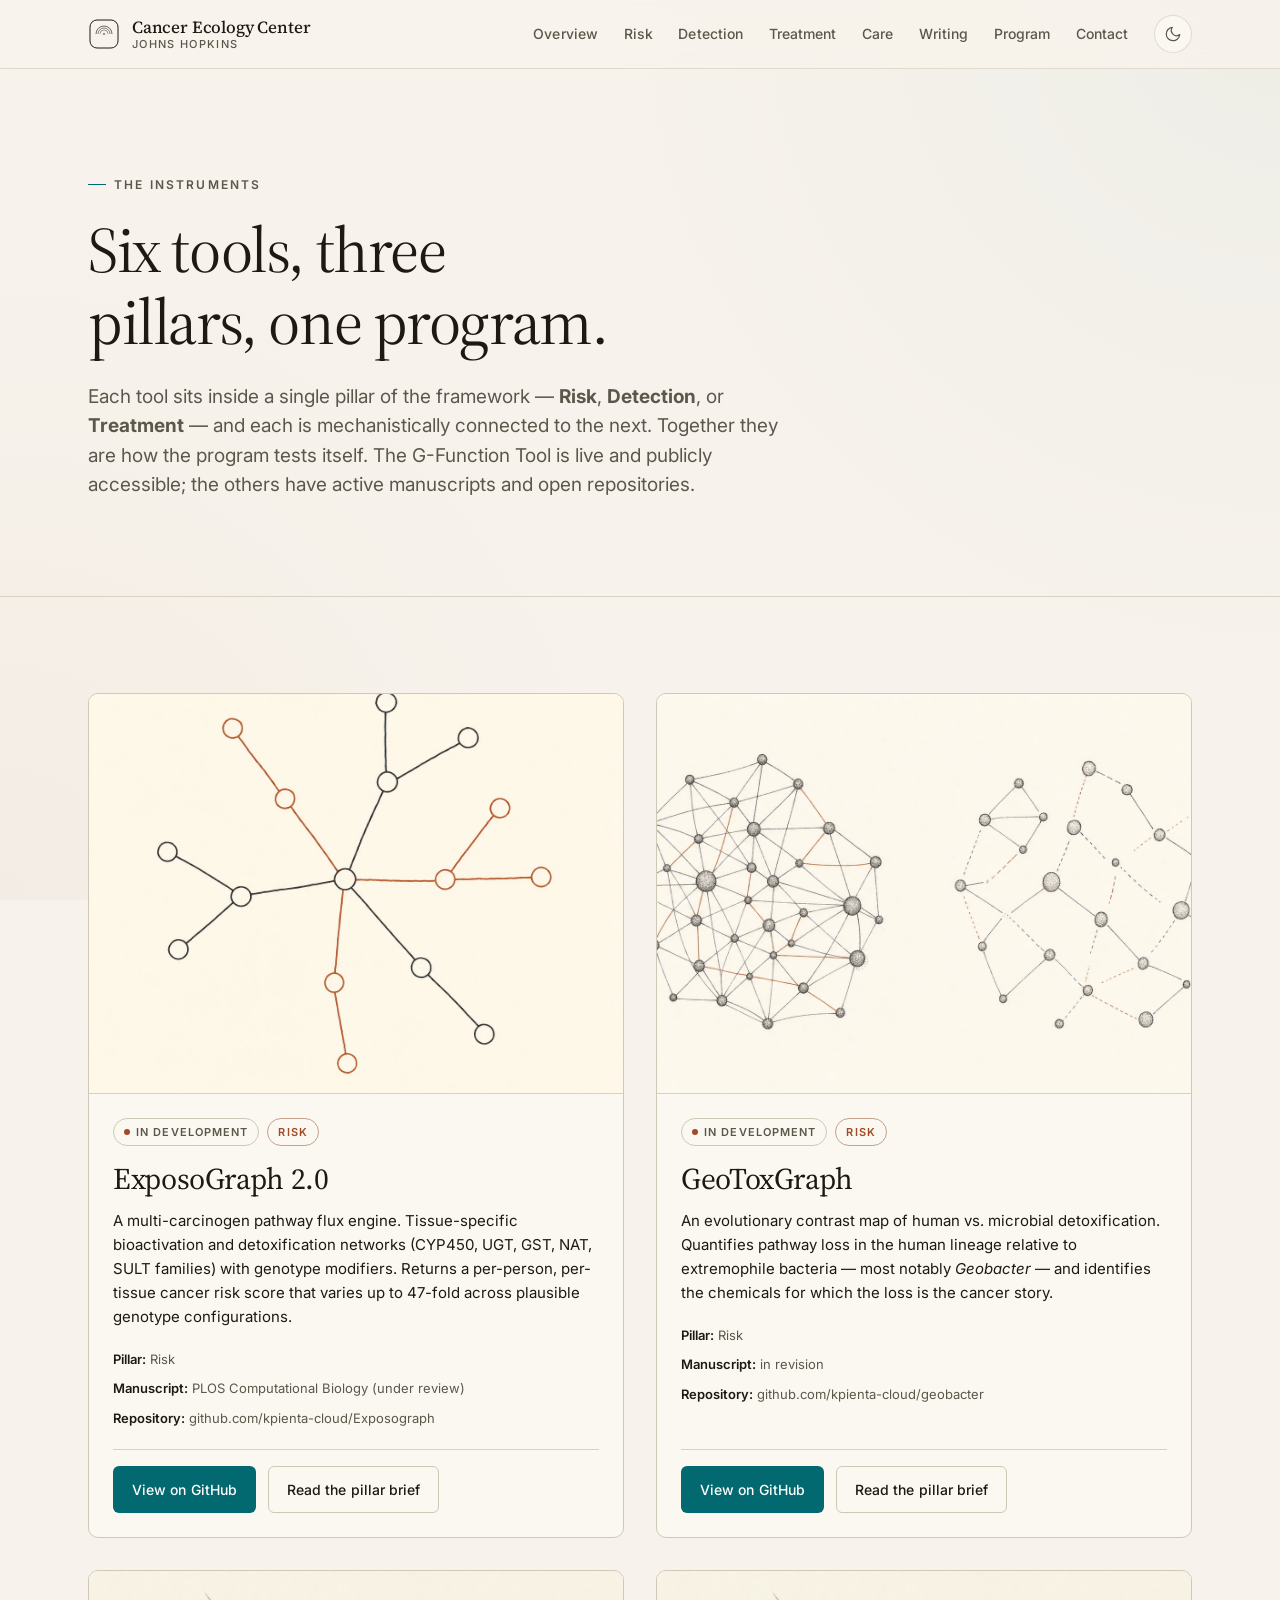
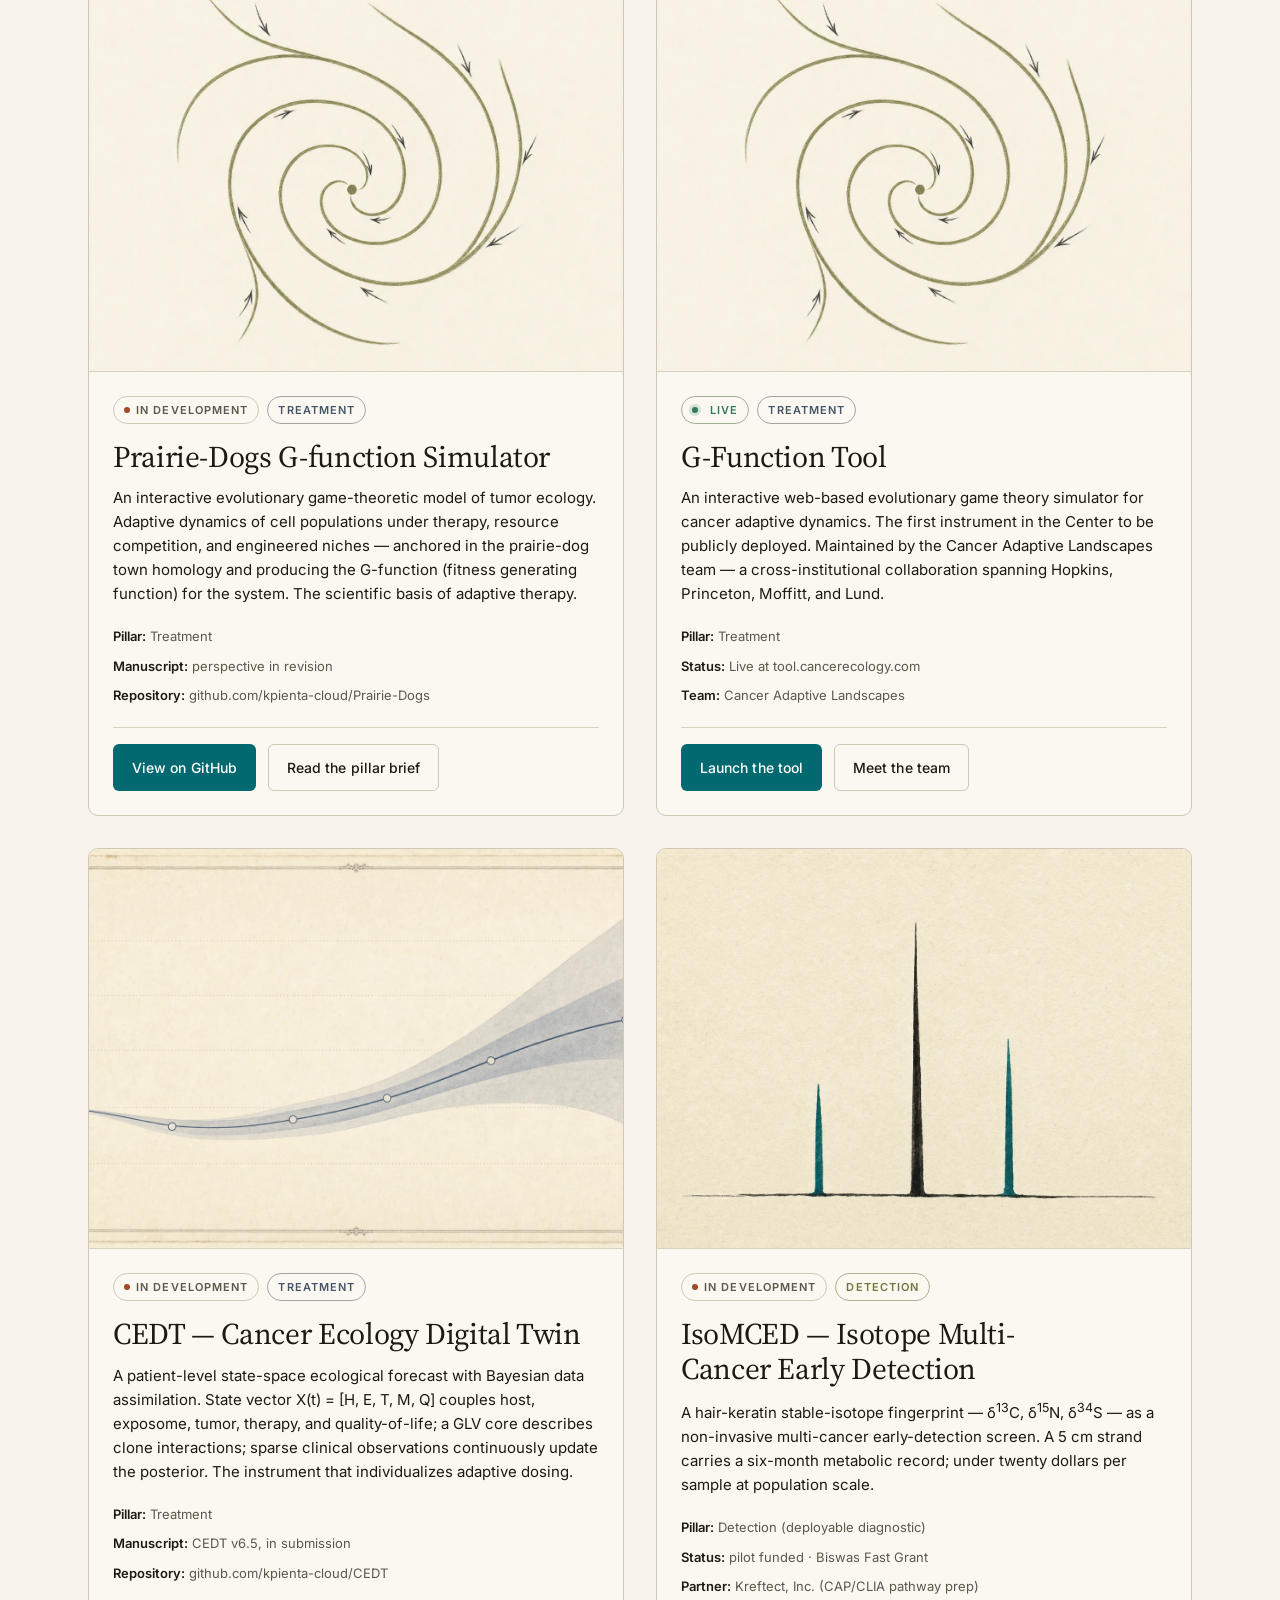
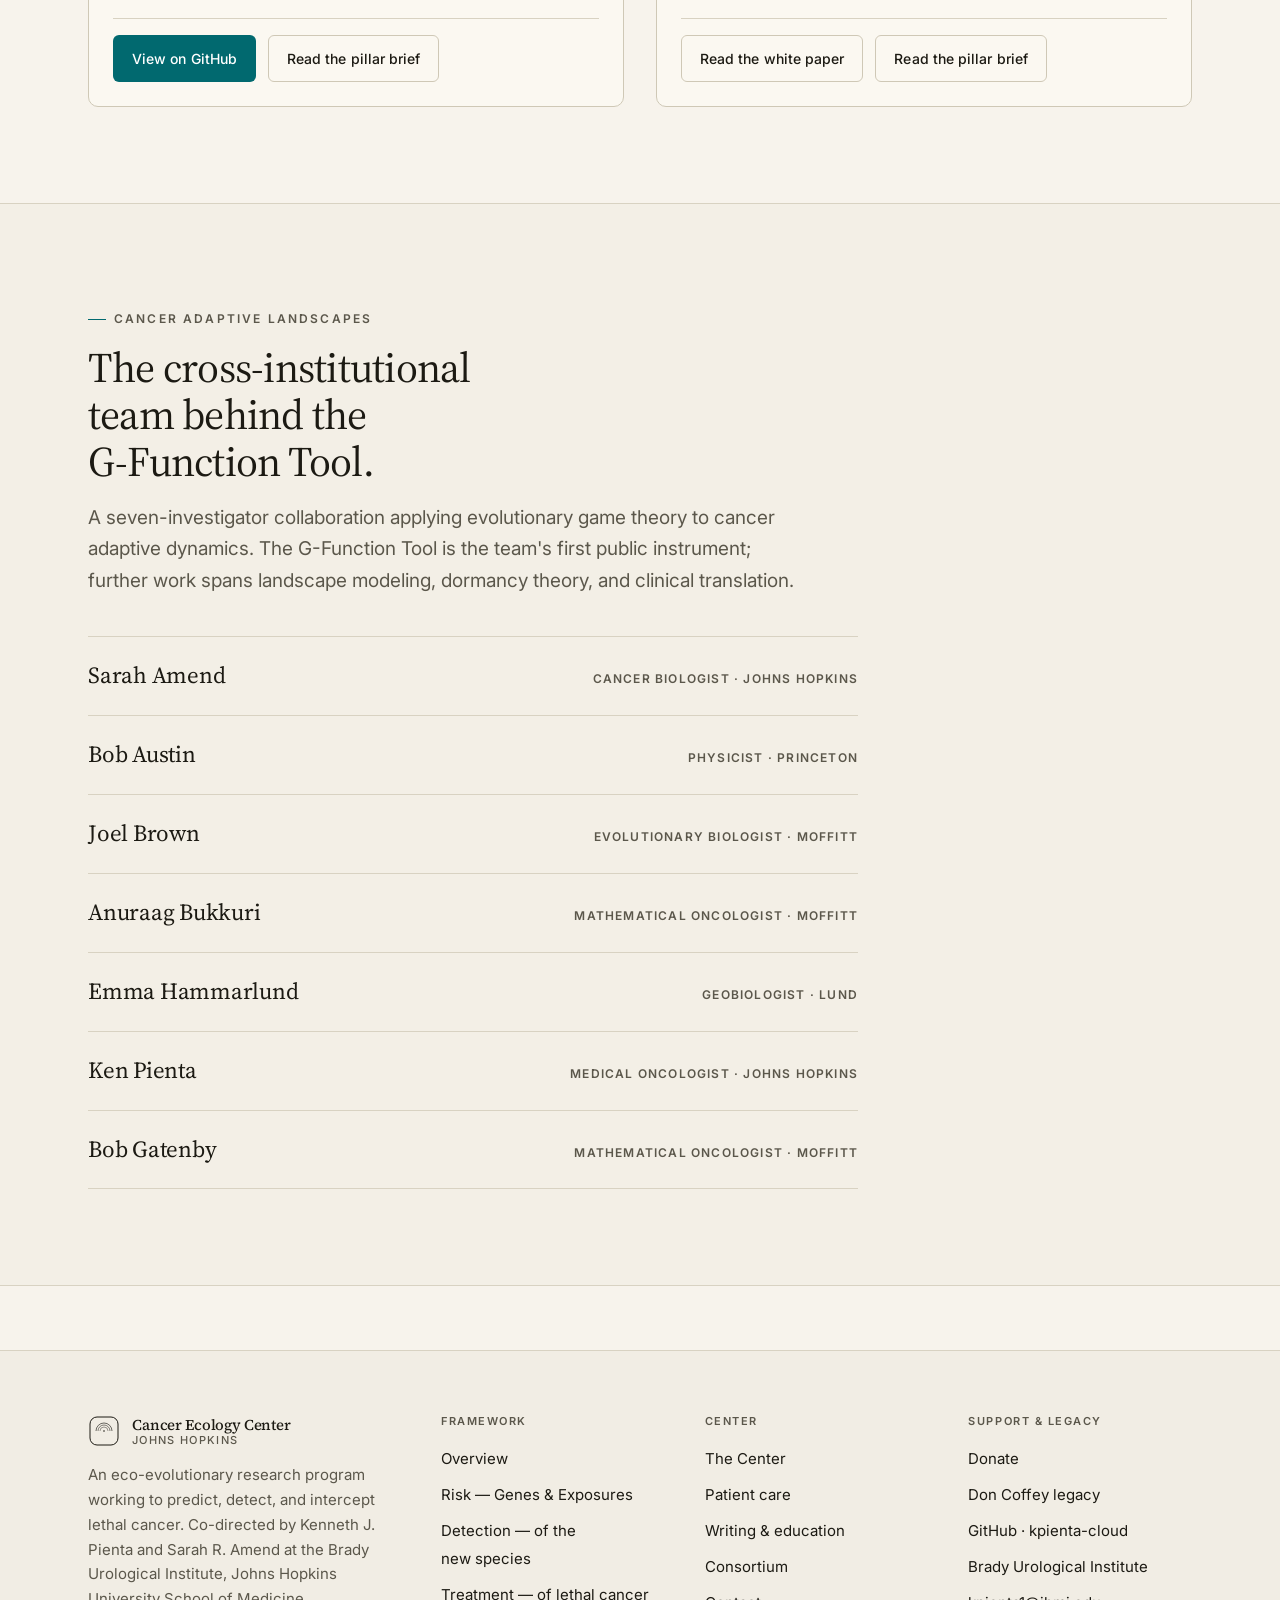
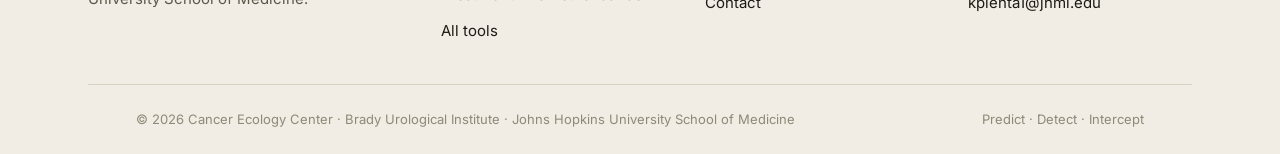
<file: tools.html>
<!doctype html>
<html lang="en">
<head>
  <meta charset="utf-8" />
  <meta name="viewport" content="width=device-width, initial-scale=1" />
  <title>Tools · Cancer Ecology Center</title>
  <meta name="description" content="Six computational and analytical tools spanning the three pillars of the Cancer Ecology Center &mdash; Risk, Detection, Treatment: ExposoGraph, GeoToxGraph, IsoMCED, Prairie-Dogs, G-Function Tool, and CEDT." />
  <link rel="icon" type="image/svg+xml" href="assets/images/favicon.svg" />
  <link rel="preconnect" href="https://fonts.googleapis.com" />
  <link rel="preconnect" href="https://fonts.gstatic.com" crossorigin />
  <link rel="stylesheet" href="https://fonts.googleapis.com/css2?family=Source+Serif+4:ital,opsz,wght@0,8..60,300..700;1,8..60,300..700&family=Inter:wght@400;500;600&family=JetBrains+Mono:wght@400;500&display=swap" />
  <link rel="stylesheet" href="assets/css/tokens.css" />
  <link rel="stylesheet" href="assets/css/base.css" />
  <link rel="stylesheet" href="assets/css/site.css" />
</head>
<body>
  <header class="site-header">
    <div class="site-header__inner">
      <a href="index.html" class="site-brand" aria-label="Cancer Ecology Center — home">
        <svg class="site-brand__mark" viewBox="0 0 64 64" fill="none" aria-hidden="true">
          <rect x="4" y="4" width="56" height="56" rx="14" stroke="currentColor" stroke-width="2" />
          <path d="M16 32 a16 16 0 0 1 32 0" stroke="currentColor" stroke-width="1.5" fill="none" opacity="0.85"/>
          <path d="M20 32 a12 12 0 0 1 24 0" stroke="currentColor" stroke-width="1.5" fill="none" opacity="0.7"/>
          <path d="M24 32 a8 8 0 0 1 16 0" stroke="currentColor" stroke-width="1.5" fill="none" opacity="0.55"/>
          <circle cx="32" cy="32" r="1.6" fill="currentColor" />
        </svg>
        <span><span class="site-brand__title">Cancer Ecology Center</span><span class="site-brand__sub">Johns Hopkins</span></span>
      </a>
      <nav class="site-nav" aria-label="Primary">
              <a href="overview.html">Overview</a>
              <a href="risk.html">Risk</a>
              <a href="detection.html">Detection</a>
              <a href="treatment.html">Treatment</a>
              <a href="care.html">Care</a>
              <a href="writing.html">Writing</a>
              <a href="program.html">Program</a>
              <a href="contact.html">Contact</a>
              <button class="theme-toggle" data-theme-toggle type="button" aria-label="Toggle theme"></button>
            </nav>
      <button class="mobile-toggle" data-mobile-toggle type="button" aria-label="Open menu"><svg viewBox="0 0 24 24" fill="none" stroke="currentColor" stroke-width="1.8" stroke-linecap="round"><path d="M3 6h18M3 12h18M3 18h18"/></svg></button>
    </div>
  </header>

  <main>
    <section class="page-hero">
      <div class="container">
        <p class="page-hero__eyebrow">The instruments</p>
        <h1>Six tools, three pillars, one program.</h1>
        <p class="page-hero__sub">Each tool sits inside a single pillar of the framework &mdash; <strong>Risk</strong>, <strong>Detection</strong>, or <strong>Treatment</strong> &mdash; and each is mechanistically connected to the next. Together they are how the program tests itself. The G-Function Tool is live and publicly accessible; the others have active manuscripts and open repositories.</p>
      </div>
    </section>

    <section>
      <div class="container">
        <div class="tool-grid">
          <article class="tool-card" id="exposograph">
            <div class="tool-card__visual"><img src="assets/images/tool_exposograph.webp" alt="ExposoGraph 2.0 network" loading="lazy" decoding="async" /></div>
            <div class="tool-card__body">
              <div class="tool-card__tagrow">
                <span class="tag tag--dev">In development</span>
                <span class="tag tag--risk">Risk</span>
              </div>
              <h3 class="tool-card__name">ExposoGraph 2.0</h3>
              <p class="tool-card__desc">A multi-carcinogen pathway flux engine. Tissue-specific bioactivation and detoxification networks (CYP450, UGT, GST, NAT, SULT families) with genotype modifiers. Returns a per-person, per-tissue cancer risk score that varies up to 47-fold across plausible genotype configurations.</p>
              <div class="tool-card__meta">
                <span><strong>Pillar:</strong> Risk</span>
                <span><strong>Manuscript:</strong> PLOS Computational Biology (under review)</span>
                <span><strong>Repository:</strong> github.com/kpienta-cloud/Exposograph</span>
              </div>
              <div class="tool-card__actions">
                <a class="btn btn--primary" href="https://github.com/kpienta-cloud" rel="external noopener">View on GitHub</a>
                <a class="btn btn--ghost" href="risk.html">Read the pillar brief</a>
              </div>
            </div>
          </article>

          <article class="tool-card" id="geotoxgraph">
            <div class="tool-card__visual"><img src="assets/images/tool_geotox.webp" alt="GeoToxGraph evolutionary contrast" loading="lazy" decoding="async" /></div>
            <div class="tool-card__body">
              <div class="tool-card__tagrow">
                <span class="tag tag--dev">In development</span>
                <span class="tag tag--risk">Risk</span>
              </div>
              <h3 class="tool-card__name">GeoToxGraph</h3>
              <p class="tool-card__desc">An evolutionary contrast map of human vs. microbial detoxification. Quantifies pathway loss in the human lineage relative to extremophile bacteria &mdash; most notably <em>Geobacter</em> &mdash; and identifies the chemicals for which the loss is the cancer story.</p>
              <div class="tool-card__meta">
                <span><strong>Pillar:</strong> Risk</span>
                <span><strong>Manuscript:</strong> in revision</span>
                <span><strong>Repository:</strong> github.com/kpienta-cloud/geobacter</span>
              </div>
              <div class="tool-card__actions">
                <a class="btn btn--primary" href="https://github.com/kpienta-cloud" rel="external noopener">View on GitHub</a>
                <a class="btn btn--ghost" href="risk.html">Read the pillar brief</a>
              </div>
            </div>
          </article>

          <article class="tool-card" id="prairie-dogs">
            <div class="tool-card__visual"><img src="assets/images/tool_prairie.webp" alt="Prairie-Dogs G-function dynamics" loading="lazy" decoding="async" /></div>
            <div class="tool-card__body">
              <div class="tool-card__tagrow">
                <span class="tag tag--dev">In development</span>
                <span class="tag tag--treatment">Treatment</span>
              </div>
              <h3 class="tool-card__name">Prairie-Dogs G-function Simulator</h3>
              <p class="tool-card__desc">An interactive evolutionary game-theoretic model of tumor ecology. Adaptive dynamics of cell populations under therapy, resource competition, and engineered niches &mdash; anchored in the prairie-dog town homology and producing the G-function (fitness generating function) for the system. The scientific basis of adaptive therapy.</p>
              <div class="tool-card__meta">
                <span><strong>Pillar:</strong> Treatment</span>
                <span><strong>Manuscript:</strong> perspective in revision</span>
                <span><strong>Repository:</strong> github.com/kpienta-cloud/Prairie-Dogs</span>
              </div>
              <div class="tool-card__actions">
                <a class="btn btn--primary" href="https://github.com/kpienta-cloud" rel="external noopener">View on GitHub</a>
                <a class="btn btn--ghost" href="treatment.html">Read the pillar brief</a>
              </div>
            </div>
          </article>

          <article class="tool-card" id="g-function">
            <div class="tool-card__visual"><img src="assets/images/tool_prairie.webp" alt="G-Function Tool dynamics" loading="lazy" decoding="async" /></div>
            <div class="tool-card__body">
              <div class="tool-card__tagrow">
                <span class="tag tag--live">Live</span>
                <span class="tag tag--treatment">Treatment</span>
              </div>
              <h3 class="tool-card__name">G-Function Tool</h3>
              <p class="tool-card__desc">An interactive web-based evolutionary game theory simulator for cancer adaptive dynamics. The first instrument in the Center to be publicly deployed. Maintained by the Cancer Adaptive Landscapes team &mdash; a cross-institutional collaboration spanning Hopkins, Princeton, Moffitt, and Lund.</p>
              <div class="tool-card__meta">
                <span><strong>Pillar:</strong> Treatment</span>
                <span><strong>Status:</strong> Live at tool.cancerecology.com</span>
                <span><strong>Team:</strong> Cancer Adaptive Landscapes</span>
              </div>
              <div class="tool-card__actions">
                <a class="btn btn--primary" href="https://tool.cancerecology.com/" rel="external noopener" target="_blank">Launch the tool</a>
                <a class="btn btn--ghost" href="#landscapes-team">Meet the team</a>
              </div>
            </div>
          </article>

          <article class="tool-card" id="cedt">
            <div class="tool-card__visual"><img src="assets/images/tool_cedt.webp" alt="CEDT digital twin Bayesian forecast" loading="lazy" decoding="async" /></div>
            <div class="tool-card__body">
              <div class="tool-card__tagrow">
                <span class="tag tag--dev">In development</span>
                <span class="tag tag--treatment">Treatment</span>
              </div>
              <h3 class="tool-card__name">CEDT &mdash; Cancer Ecology Digital Twin</h3>
              <p class="tool-card__desc">A patient-level state-space ecological forecast with Bayesian data assimilation. State vector X(t) = [H, E, T, M, Q] couples host, exposome, tumor, therapy, and quality-of-life; a GLV core describes clone interactions; sparse clinical observations continuously update the posterior. The instrument that individualizes adaptive dosing.</p>
              <div class="tool-card__meta">
                <span><strong>Pillar:</strong> Treatment</span>
                <span><strong>Manuscript:</strong> CEDT v6.5, in submission</span>
                <span><strong>Repository:</strong> github.com/kpienta-cloud/CEDT</span>
              </div>
              <div class="tool-card__actions">
                <a class="btn btn--primary" href="https://github.com/kpienta-cloud" rel="external noopener">View on GitHub</a>
                <a class="btn btn--ghost" href="treatment.html">Read the pillar brief</a>
              </div>
            </div>
          </article>

          <article class="tool-card" id="isomced">
            <div class="tool-card__visual"><img src="assets/images/tool_isomced.webp" alt="IsoMCED isotope spectrum signature" loading="lazy" decoding="async" /></div>
            <div class="tool-card__body">
              <div class="tool-card__tagrow">
                <span class="tag tag--dev">In development</span>
                <span class="tag tag--detection">Detection</span>
              </div>
              <h3 class="tool-card__name">IsoMCED &mdash; Isotope Multi-Cancer Early Detection</h3>
              <p class="tool-card__desc">A hair-keratin stable-isotope fingerprint &mdash; &delta;<sup>13</sup>C, &delta;<sup>15</sup>N, &delta;<sup>34</sup>S &mdash; as a non-invasive multi-cancer early-detection screen. A 5 cm strand carries a six-month metabolic record; under twenty dollars per sample at population scale.</p>
              <div class="tool-card__meta">
                <span><strong>Pillar:</strong> Detection (deployable diagnostic)</span>
                <span><strong>Status:</strong> pilot funded &middot; Biswas Fast Grant</span>
                <span><strong>Partner:</strong> Kreftect, Inc. (CAP/CLIA pathway prep)</span>
              </div>
              <div class="tool-card__actions">
                <a class="btn btn--ghost" href="writing.html">Read the white paper</a>
                <a class="btn btn--ghost" href="detection.html">Read the pillar brief</a>
              </div>
            </div>
          </article>
        </div>
      </div>
    </section>

    <section id="landscapes-team" style="background: color-mix(in oklab, var(--color-surface-offset) 50%, transparent); border-top: 1px solid var(--color-divider); border-bottom: 1px solid var(--color-divider);">
      <div class="container">
        <div class="framework__intro reveal" style="margin-bottom: var(--space-10);">
          <div>
            <p class="section-eyebrow">Cancer Adaptive Landscapes</p>
            <h2 class="section-title">The cross-institutional team behind the G-Function Tool.</h2>
          </div>
          <p class="section-lede">A seven-investigator collaboration applying evolutionary game theory to cancer adaptive dynamics. The G-Function Tool is the team's first public instrument; further work spans landscape modeling, dormancy theory, and clinical translation.</p>
        </div>

        <ul class="roster reveal">
          <li>
            <span class="roster__name">Sarah Amend</span>
            <span class="roster__role">Cancer Biologist · Johns Hopkins</span>
          </li>
          <li>
            <span class="roster__name">Bob Austin</span>
            <span class="roster__role">Physicist · Princeton</span>
          </li>
          <li>
            <span class="roster__name">Joel Brown</span>
            <span class="roster__role">Evolutionary Biologist · Moffitt</span>
          </li>
          <li>
            <span class="roster__name">Anuraag Bukkuri</span>
            <span class="roster__role">Mathematical Oncologist · Moffitt</span>
          </li>
          <li>
            <span class="roster__name">Emma Hammarlund</span>
            <span class="roster__role">Geobiologist · Lund</span>
          </li>
          <li>
            <span class="roster__name">Ken Pienta</span>
            <span class="roster__role">Medical Oncologist · Johns Hopkins</span>
          </li>
          <li>
            <span class="roster__name">Bob Gatenby</span>
            <span class="roster__role">Mathematical Oncologist · Moffitt</span>
          </li>
        </ul>
      </div>
    </section>
  </main>

  <footer class="site-footer">
    <div class="container">
      <div class="site-footer__inner">
        <div class="site-footer__brand">
          <a href="index.html" class="site-brand">
            <svg class="site-brand__mark" viewBox="0 0 64 64" fill="none" aria-hidden="true">
              <rect x="4" y="4" width="56" height="56" rx="14" stroke="currentColor" stroke-width="2" />
              <path d="M16 32 a16 16 0 0 1 32 0" stroke="currentColor" stroke-width="1.5" fill="none" opacity="0.85"/>
              <path d="M20 32 a12 12 0 0 1 24 0" stroke="currentColor" stroke-width="1.5" fill="none" opacity="0.7"/>
              <path d="M24 32 a8 8 0 0 1 16 0" stroke="currentColor" stroke-width="1.5" fill="none" opacity="0.55"/>
              <circle cx="32" cy="32" r="1.6" fill="currentColor" />
            </svg>
            <span><span class="site-brand__title">Cancer Ecology Center</span><span class="site-brand__sub">Johns Hopkins</span></span>
          </a>
          <p>An eco-evolutionary research program working to predict, detect, and intercept lethal cancer. Co-directed by Kenneth J. Pienta and Sarah R. Amend at the Brady Urological Institute, Johns Hopkins University School of Medicine.</p>
        </div>

        <div>
          <h4>Framework</h4>
          <ul>
            <li><a href="overview.html">Overview</a></li>
            <li><a href="risk.html">Risk &mdash; Genes &amp; Exposures</a></li>
            <li><a href="detection.html">Detection &mdash; of the new species</a></li>
            <li><a href="treatment.html">Treatment &mdash; of lethal cancer</a></li>
            <li><a href="tools.html">All tools</a></li>
          </ul>
        </div>

        <div>
          <h4>Center</h4>
          <ul>
            <li><a href="program.html">The Center</a></li>
            <li><a href="care.html">Patient care</a></li>
            <li><a href="writing.html">Writing &amp; education</a></li>
            <li><a href="program.html#consortium">Consortium</a></li>
            <li><a href="contact.html">Contact</a></li>
          </ul>
        </div>

        <div>
          <h4>Support &amp; Legacy</h4>
          <ul>
            <li><a href="donate.html">Donate</a></li>
            <li><a href="legacy.html">Don Coffey legacy</a></li>
            <li><a href="https://github.com/kpienta-cloud" rel="external noopener">GitHub · kpienta-cloud</a></li>
            <li><a href="https://urology.jhu.edu/" rel="external noopener">Brady Urological Institute</a></li>
            <li><a href="mailto:kpienta1@jhmi.edu">kpienta1@jhmi.edu</a></li>
          </ul>
        </div>
      </div>

      <div class="site-footer__legal container">
        <span>© 2026 Cancer Ecology Center · Brady Urological Institute · Johns Hopkins University School of Medicine</span>
        <span>Predict · Detect · Intercept</span>
      </div>
    </div>
  </footer>

  <script src="assets/js/site.js"></script>
</body>
</html>
</file>
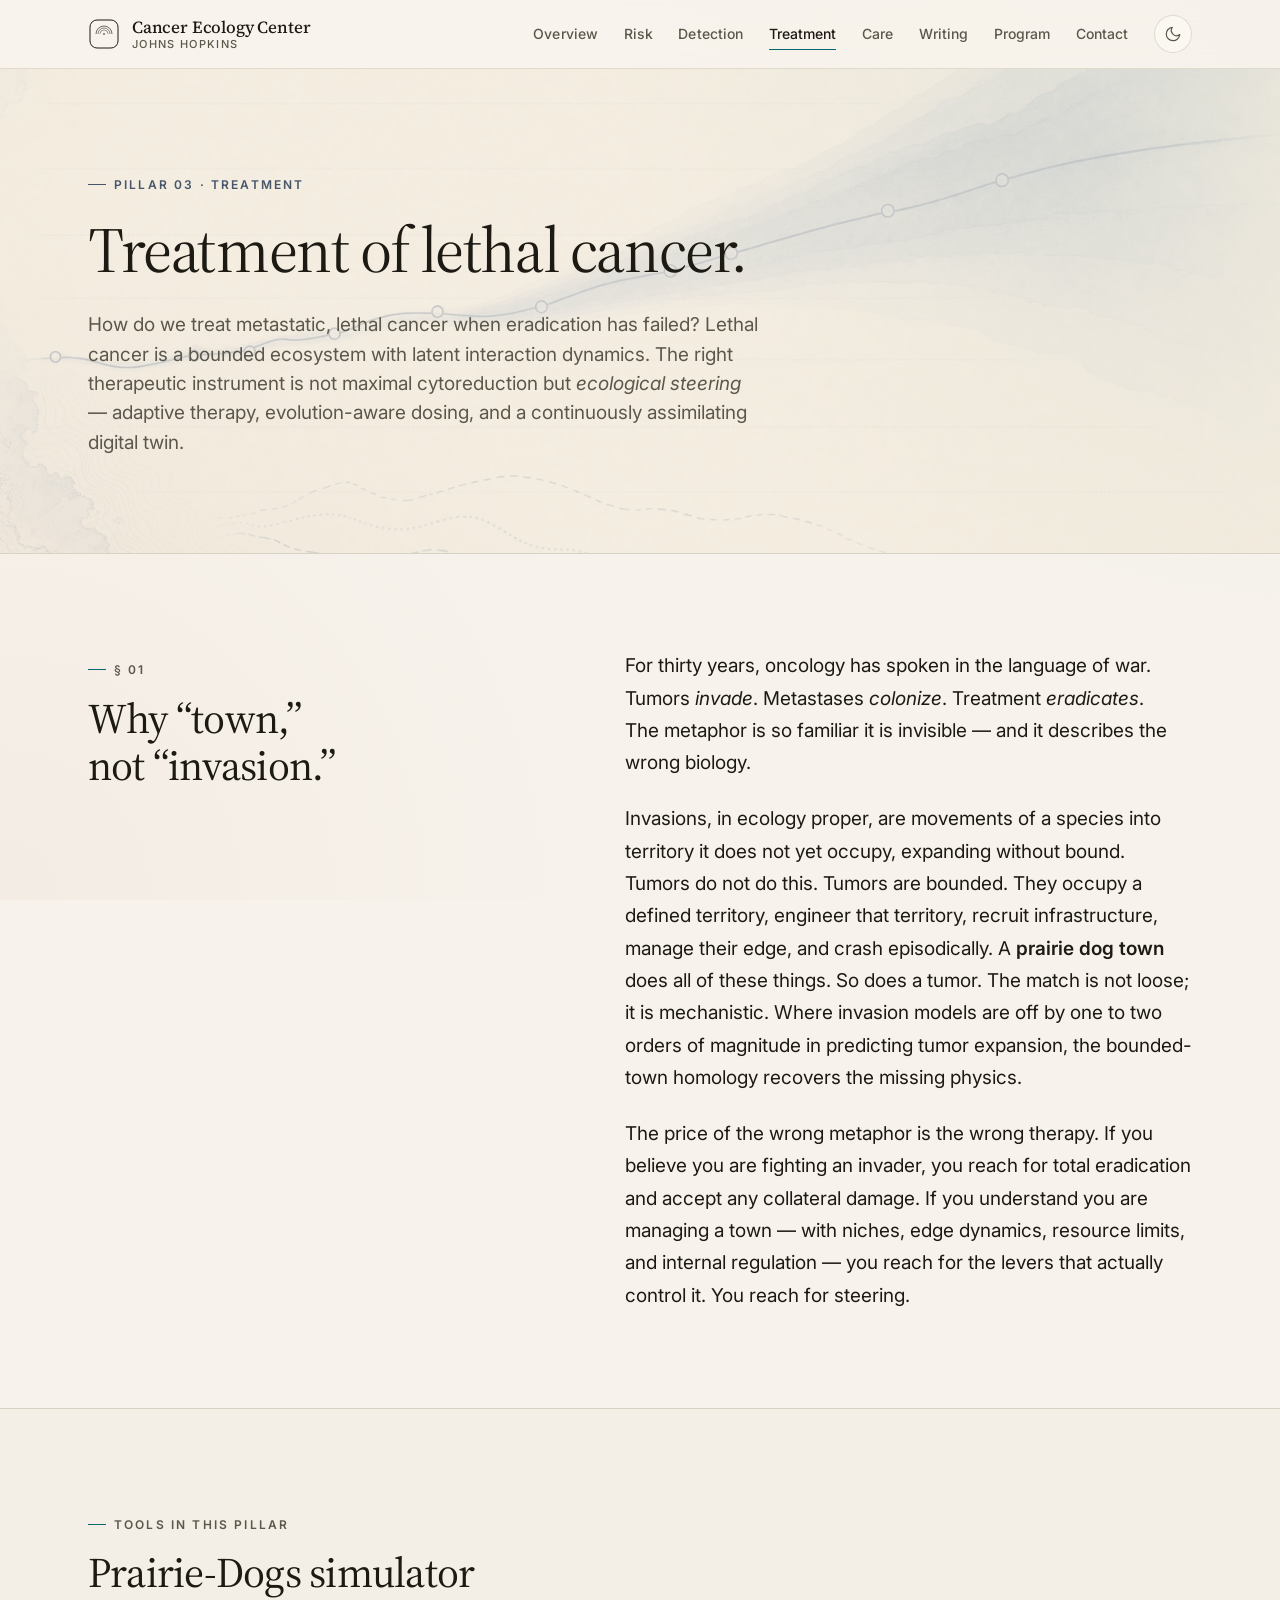
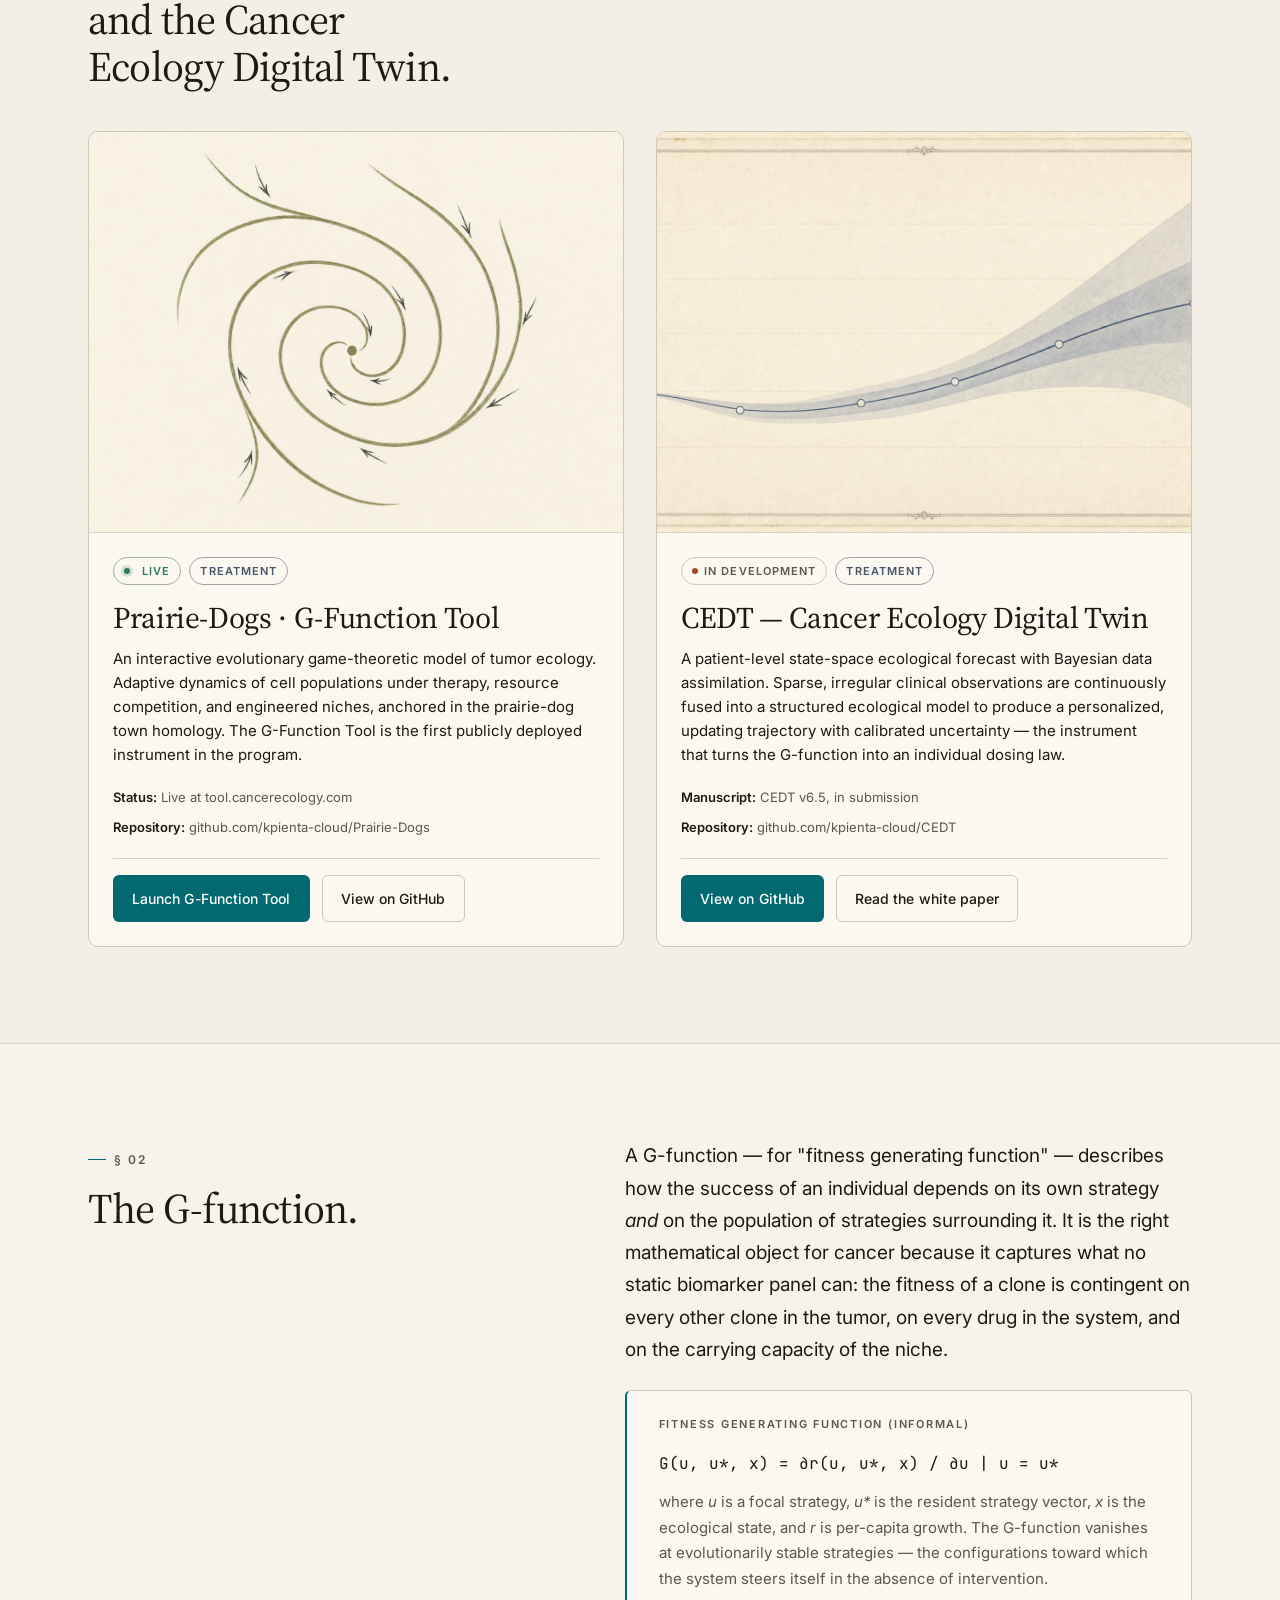
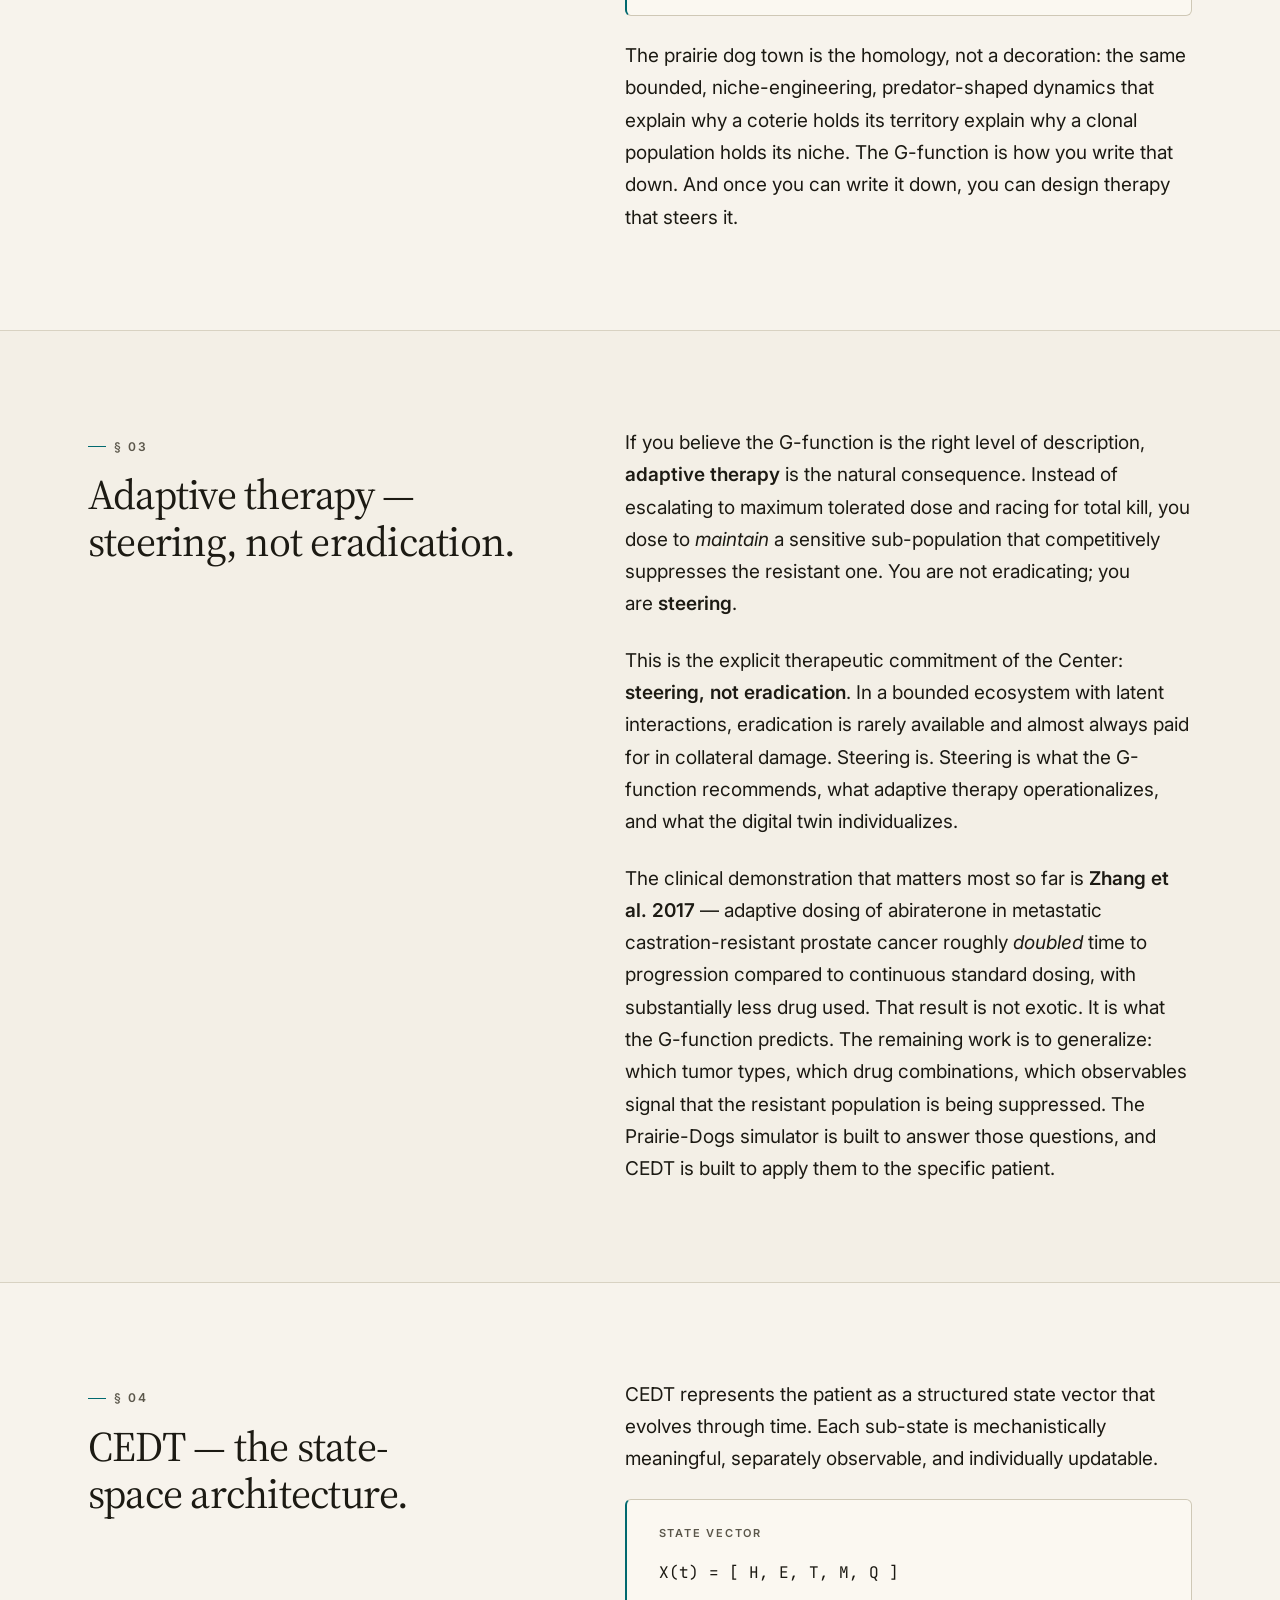
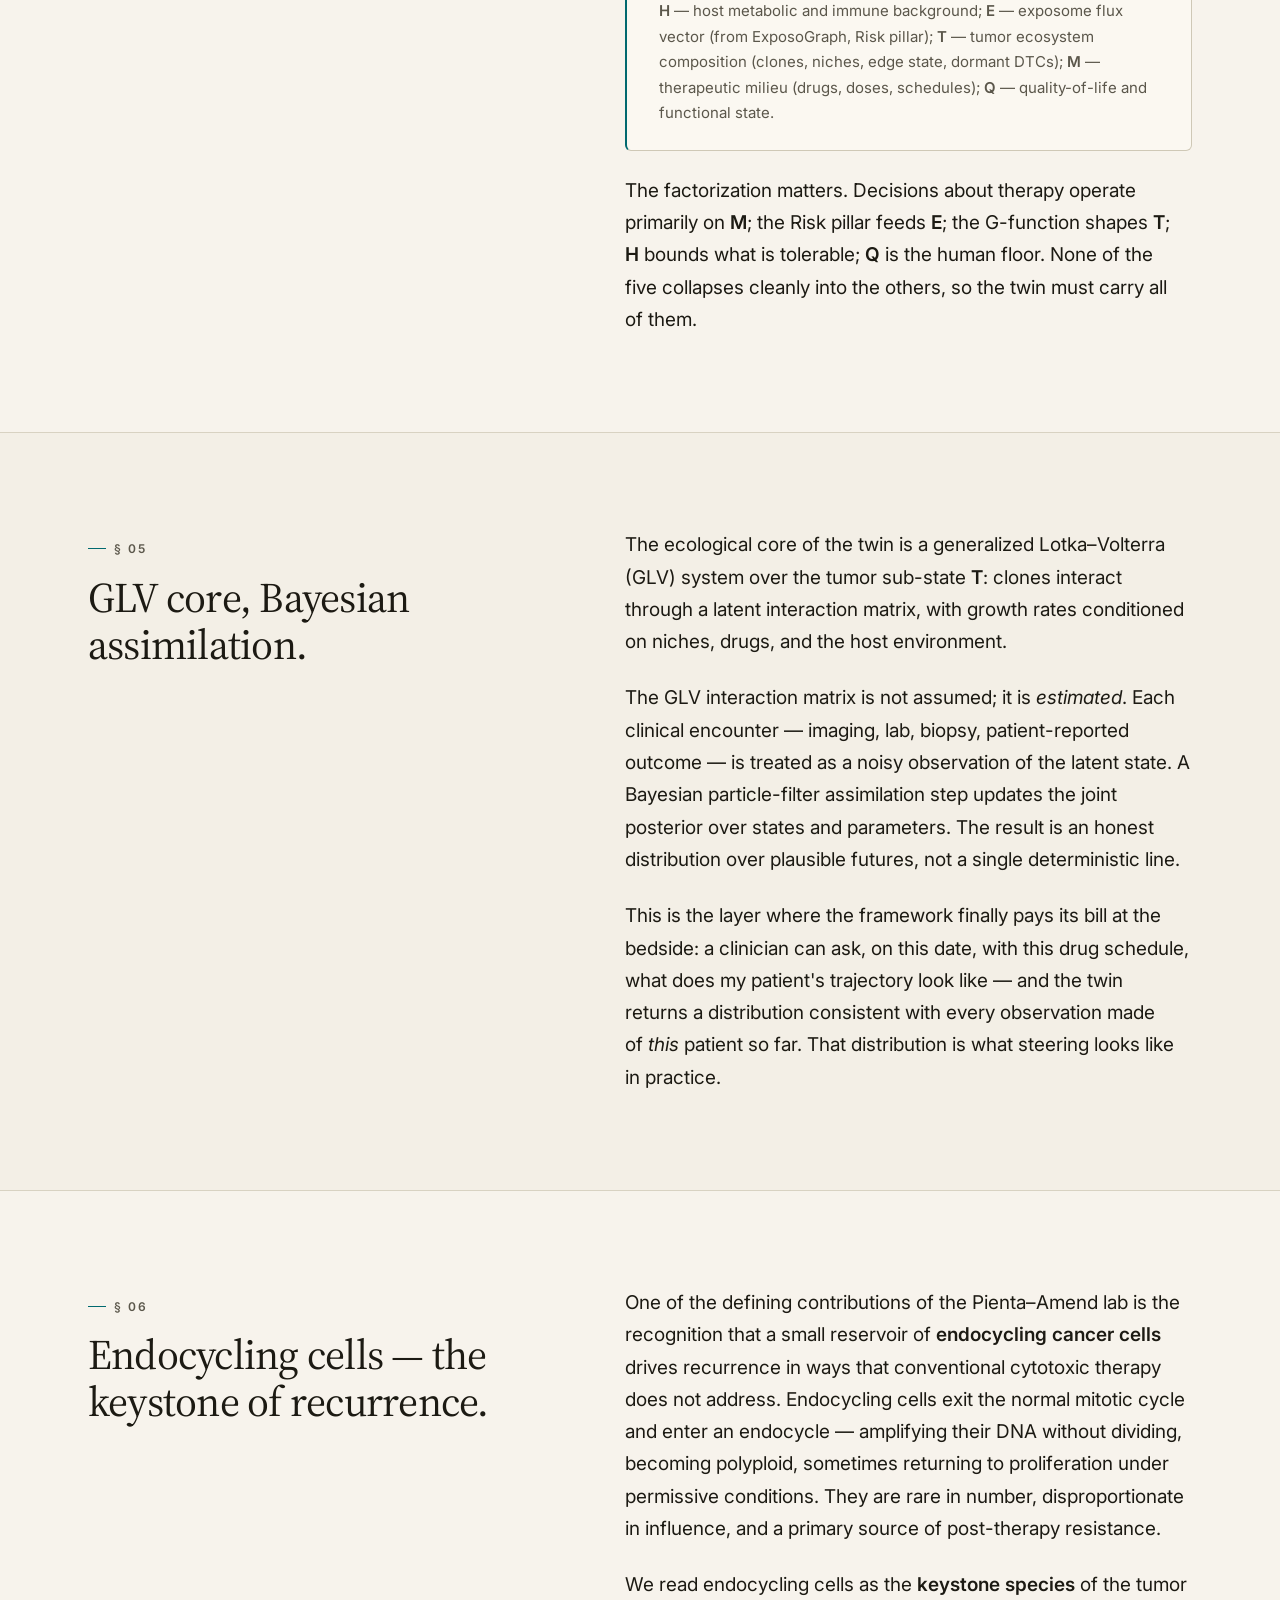
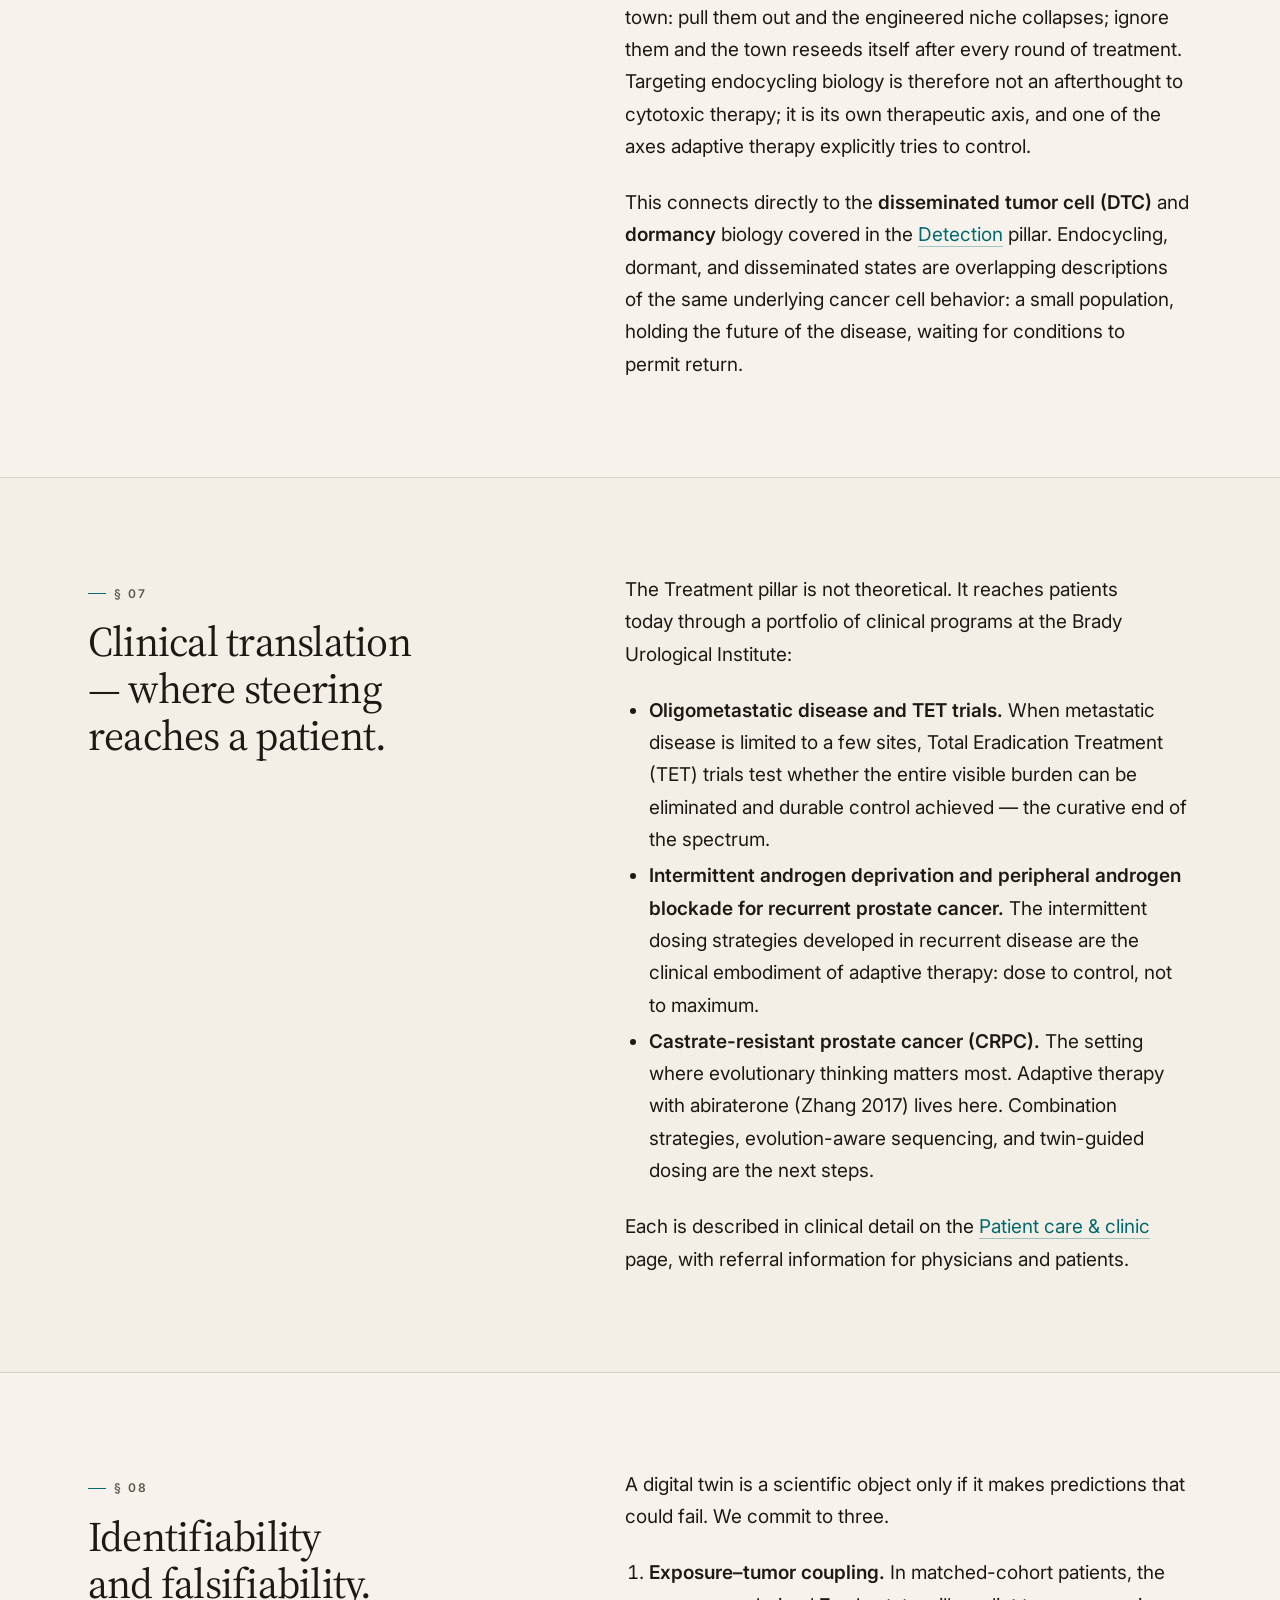
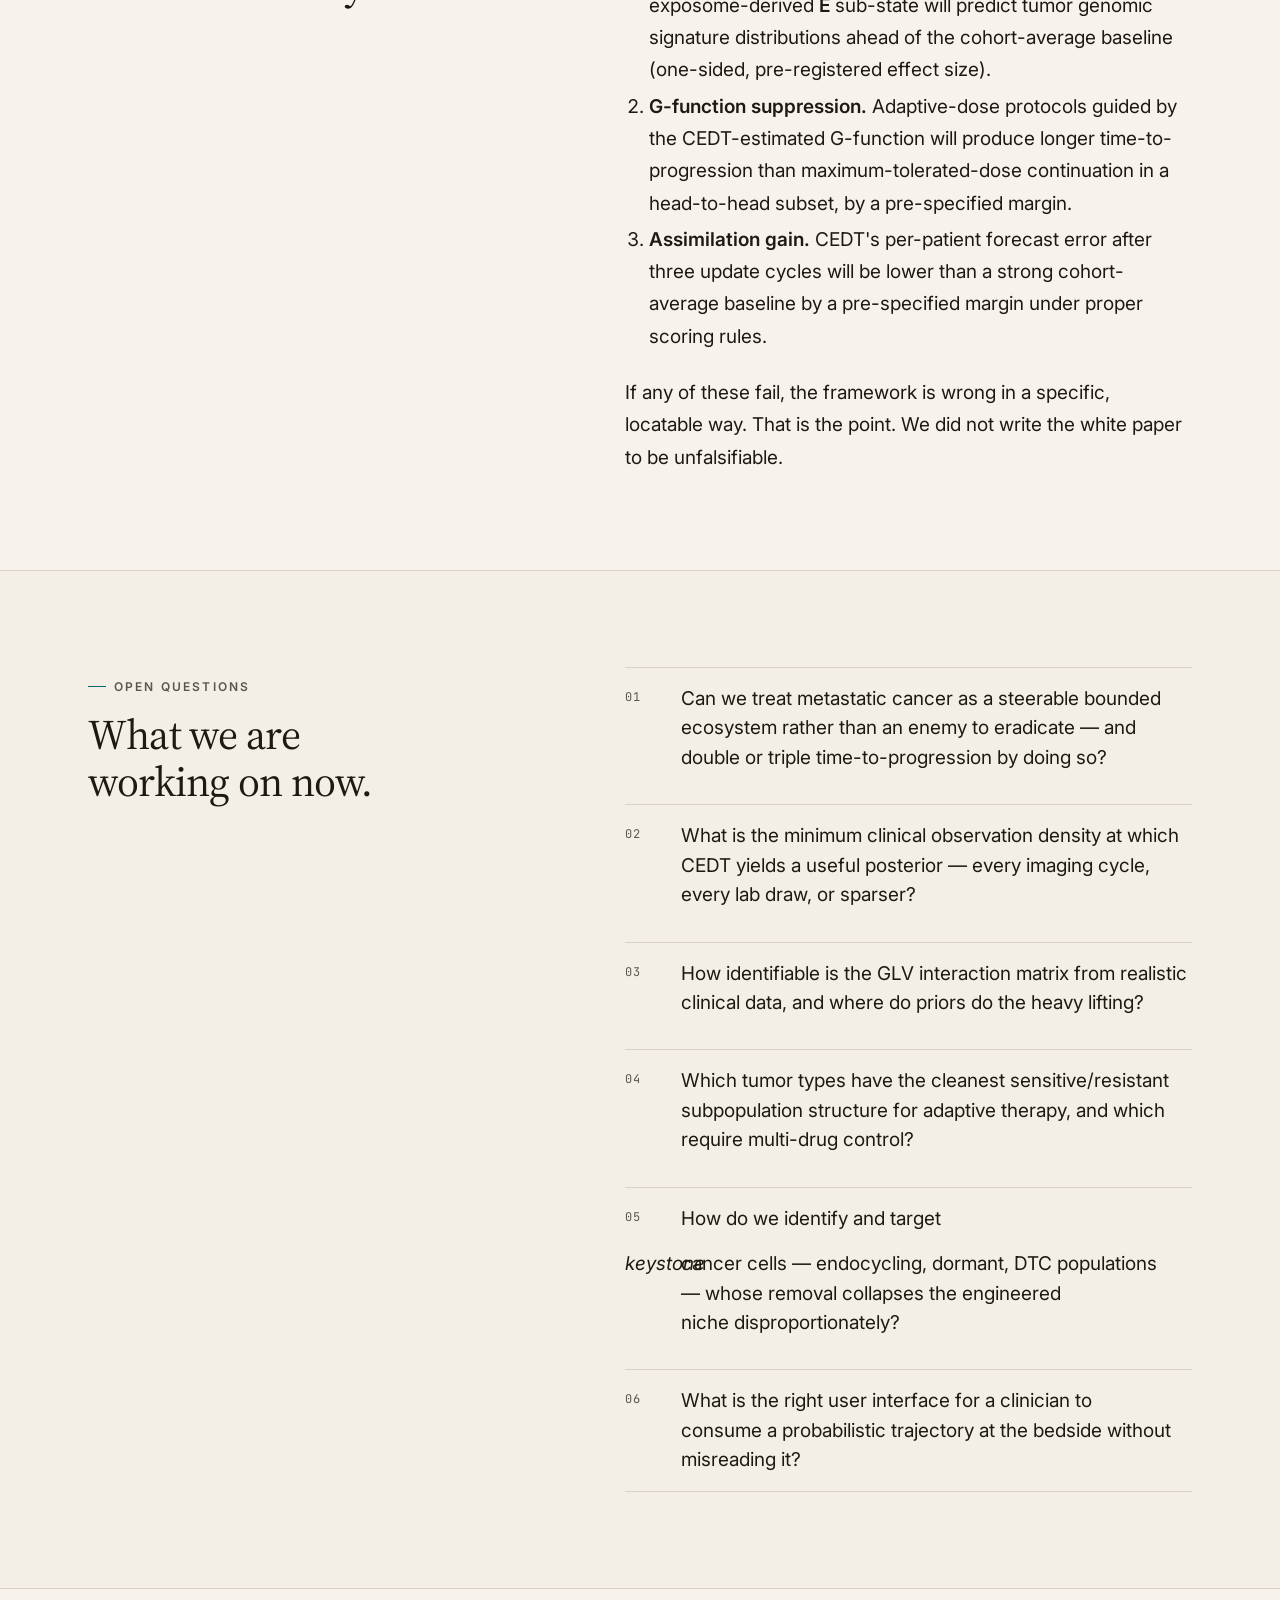
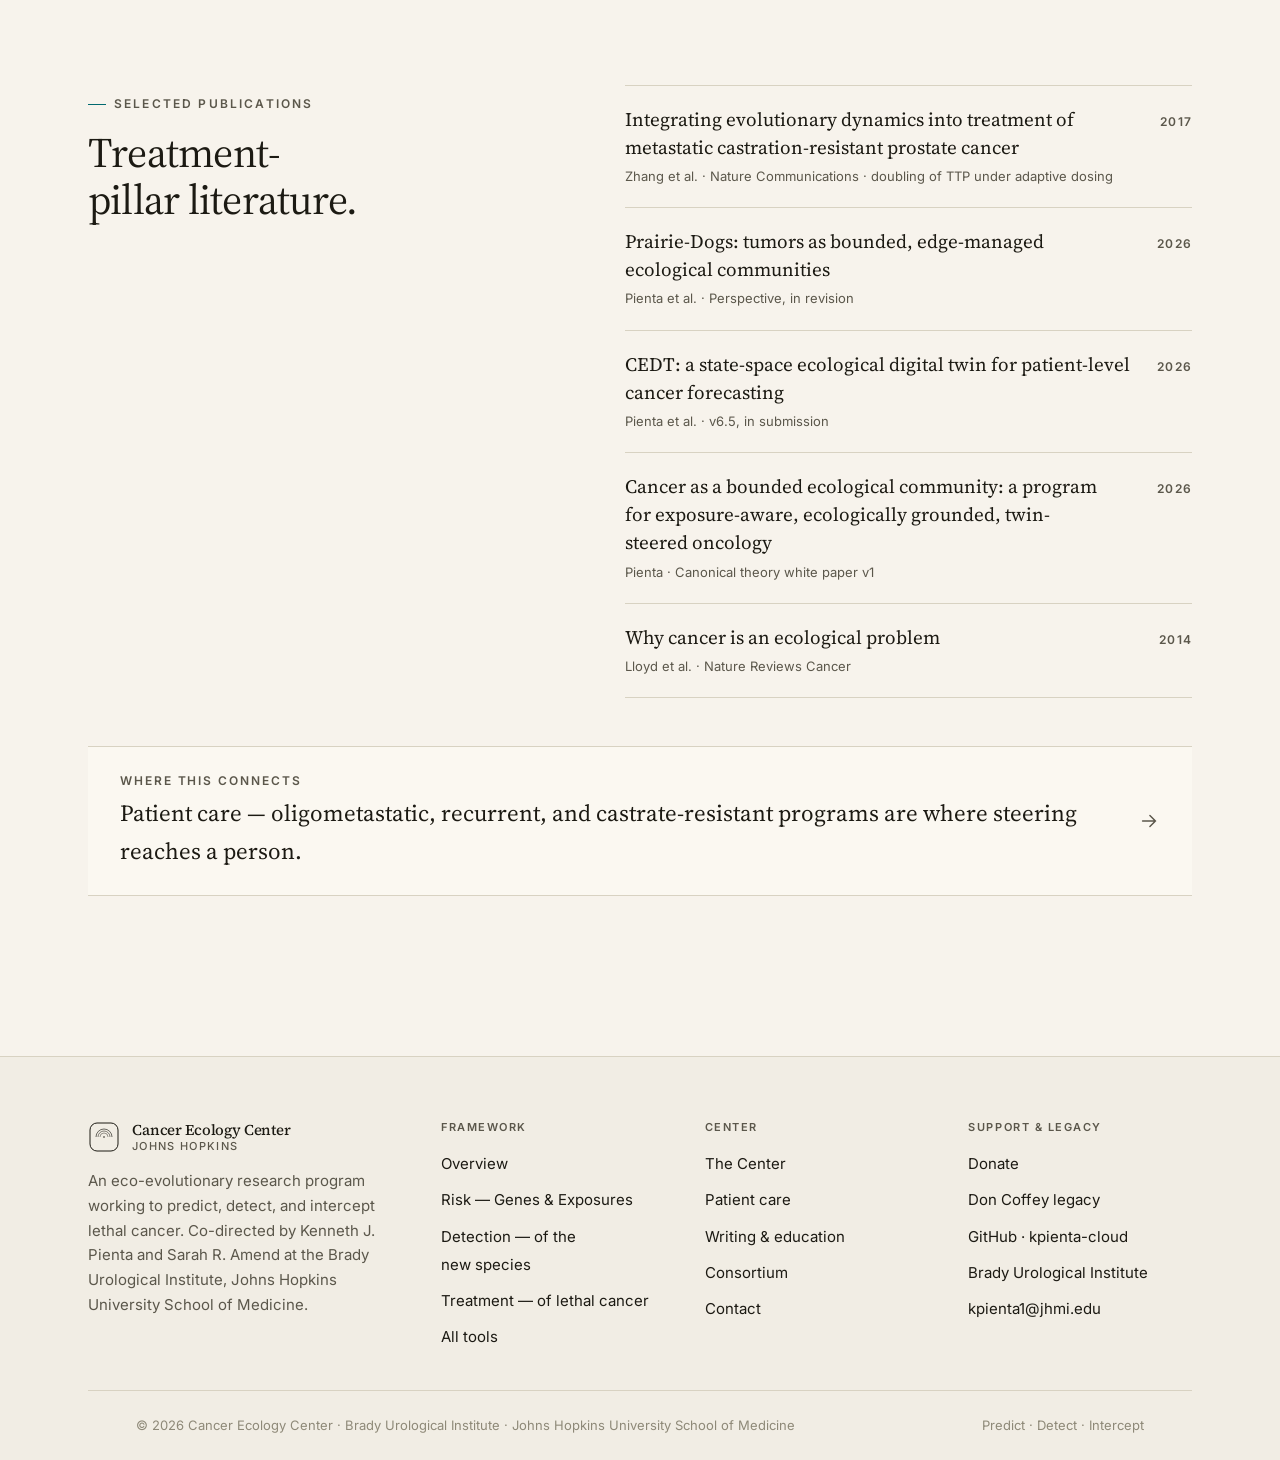
<file: treatment.html>
<!doctype html>
<html lang="en">
<head>
  <meta charset="utf-8" />
  <meta name="viewport" content="width=device-width, initial-scale=1" />
  <title>Treatment — Ecological Steering of Lethal Cancer · Cancer Ecology Center</title>
  <meta name="description" content="A data-assimilating ecological digital twin that continuously re-estimates from sparse, irregular clinical observations. CEDT is the instrument." />
  <link rel="icon" type="image/svg+xml" href="assets/images/favicon.svg" />
  <link rel="preconnect" href="https://fonts.googleapis.com" />
  <link rel="preconnect" href="https://fonts.gstatic.com" crossorigin />
  <link rel="stylesheet" href="https://fonts.googleapis.com/css2?family=Source+Serif+4:ital,opsz,wght@0,8..60,300..700;1,8..60,300..700&family=Inter:wght@400;500;600&family=JetBrains+Mono:wght@400;500&display=swap" />
  <link rel="stylesheet" href="assets/css/tokens.css" />
  <link rel="stylesheet" href="assets/css/base.css" />
  <link rel="stylesheet" href="assets/css/site.css" />
</head>
<body class="layer-treatment">
  <header class="site-header">
    <div class="site-header__inner">
      <a href="index.html" class="site-brand" aria-label="Cancer Ecology Center — home">
        <svg class="site-brand__mark" viewBox="0 0 64 64" fill="none" aria-hidden="true">
          <rect x="4" y="4" width="56" height="56" rx="14" stroke="currentColor" stroke-width="2" />
          <path d="M16 32 a16 16 0 0 1 32 0" stroke="currentColor" stroke-width="1.5" fill="none" opacity="0.85"/>
          <path d="M20 32 a12 12 0 0 1 24 0" stroke="currentColor" stroke-width="1.5" fill="none" opacity="0.7"/>
          <path d="M24 32 a8 8 0 0 1 16 0" stroke="currentColor" stroke-width="1.5" fill="none" opacity="0.55"/>
          <circle cx="32" cy="32" r="1.6" fill="currentColor" />
        </svg>
        <span><span class="site-brand__title">Cancer Ecology Center</span><span class="site-brand__sub">Johns Hopkins</span></span>
      </a>
      <nav class="site-nav" aria-label="Primary">
              <a href="overview.html">Overview</a>
              <a href="risk.html">Risk</a>
              <a href="detection.html">Detection</a>
              <a href="treatment.html" aria-current="page">Treatment</a>
              <a href="care.html">Care</a>
              <a href="writing.html">Writing</a>
              <a href="program.html">Program</a>
              <a href="contact.html">Contact</a>
              <button class="theme-toggle" data-theme-toggle type="button" aria-label="Toggle theme"></button>
            </nav>
      <button class="mobile-toggle" data-mobile-toggle type="button" aria-label="Open menu"><svg viewBox="0 0 24 24" fill="none" stroke="currentColor" stroke-width="1.8" stroke-linecap="round"><path d="M3 6h18M3 12h18M3 18h18"/></svg></button>
    </div>
  </header>

  <main>
    <section class="page-hero">
      <div class="page-hero__visual" aria-hidden="true">
        <img src="assets/images/hero_treatment.webp" alt="" style="width:100%; height:100%; object-fit:cover; object-position:center right; opacity:0.45;" />
      </div>
      <div class="container">
        <p class="page-hero__eyebrow">Pillar 03 &middot; Treatment</p>
        <h1>Treatment of lethal cancer.</h1>
        <p class="page-hero__sub">How do we treat metastatic, lethal cancer when eradication has failed? Lethal cancer is a bounded ecosystem with latent interaction dynamics. The right therapeutic instrument is not maximal cytoreduction but <em>ecological steering</em> &mdash; adaptive therapy, evolution-aware dosing, and a continuously assimilating digital twin.</p>
      </div>
    </section>

    <section>
      <div class="container">
        <div class="two-col reveal">
          <div class="two-col__heading">
            <p class="section-eyebrow">&sect; 01</p>
            <h2 class="section-title">Why &ldquo;town,&rdquo; not &ldquo;invasion.&rdquo;</h2>
          </div>
          <div class="prose">
            <p>For thirty years, oncology has spoken in the language of war. Tumors <em>invade</em>. Metastases <em>colonize</em>. Treatment <em>eradicates</em>. The metaphor is so familiar it is invisible &mdash; and it describes the wrong biology.</p>
            <p>Invasions, in ecology proper, are movements of a species into territory it does not yet occupy, expanding without bound. Tumors do not do this. Tumors are bounded. They occupy a defined territory, engineer that territory, recruit infrastructure, manage their edge, and crash episodically. A <strong>prairie dog town</strong> does all of these things. So does a tumor. The match is not loose; it is mechanistic. Where invasion models are off by one to two orders of magnitude in predicting tumor expansion, the bounded-town homology recovers the missing physics.</p>
            <p>The price of the wrong metaphor is the wrong therapy. If you believe you are fighting an invader, you reach for total eradication and accept any collateral damage. If you understand you are managing a town &mdash; with niches, edge dynamics, resource limits, and internal regulation &mdash; you reach for the levers that actually control it. You reach for steering.</p>
          </div>
        </div>
      </div>
    </section>

    <section style="background: color-mix(in oklab, var(--color-surface-offset) 50%, transparent); border-top: 1px solid var(--color-divider); border-bottom: 1px solid var(--color-divider);">
      <div class="container">
        <div class="framework__intro reveal" style="margin-bottom: var(--space-10);">
          <div>
            <p class="section-eyebrow">Tools in this pillar</p>
            <h2 class="section-title">Prairie-Dogs simulator and the Cancer Ecology Digital Twin.</h2>
          </div>
        </div>
        <div class="tool-grid">
          <article class="tool-card">
            <div class="tool-card__visual"><img src="assets/images/tool_prairie.webp" alt="Prairie-Dogs G-function phase portrait" loading="lazy" decoding="async" /></div>
            <div class="tool-card__body">
              <div class="tool-card__tagrow">
                <span class="tag tag--live">Live</span>
                <span class="tag tag--treatment">Treatment</span>
              </div>
              <h3 class="tool-card__name">Prairie-Dogs &middot; G-Function Tool</h3>
              <p class="tool-card__desc">An interactive evolutionary game-theoretic model of tumor ecology. Adaptive dynamics of cell populations under therapy, resource competition, and engineered niches, anchored in the prairie-dog town homology. The G-Function Tool is the first publicly deployed instrument in the program.</p>
              <div class="tool-card__meta">
                <span><strong>Status:</strong> Live at tool.cancerecology.com</span>
                <span><strong>Repository:</strong> github.com/kpienta-cloud/Prairie-Dogs</span>
              </div>
              <div class="tool-card__actions">
                <a class="btn btn--primary" href="https://tool.cancerecology.com/" rel="external noopener" target="_blank">Launch G-Function Tool</a>
                <a class="btn btn--ghost" href="https://github.com/kpienta-cloud" rel="external noopener" target="_blank">View on GitHub</a>
              </div>
            </div>
          </article>

          <article class="tool-card">
            <div class="tool-card__visual"><img src="assets/images/tool_cedt.webp" alt="CEDT Bayesian forecast envelope" loading="lazy" decoding="async" /></div>
            <div class="tool-card__body">
              <div class="tool-card__tagrow">
                <span class="tag tag--dev">In development</span>
                <span class="tag tag--treatment">Treatment</span>
              </div>
              <h3 class="tool-card__name">CEDT &mdash; Cancer Ecology Digital Twin</h3>
              <p class="tool-card__desc">A patient-level state-space ecological forecast with Bayesian data assimilation. Sparse, irregular clinical observations are continuously fused into a structured ecological model to produce a personalized, updating trajectory with calibrated uncertainty &mdash; the instrument that turns the G-function into an individual dosing law.</p>
              <div class="tool-card__meta">
                <span><strong>Manuscript:</strong> CEDT v6.5, in submission</span>
                <span><strong>Repository:</strong> github.com/kpienta-cloud/CEDT</span>
              </div>
              <div class="tool-card__actions">
                <a class="btn btn--primary" href="https://github.com/kpienta-cloud" rel="external noopener">View on GitHub</a>
                <a class="btn btn--ghost" href="writing.html">Read the white paper</a>
              </div>
            </div>
          </article>
        </div>
      </div>
    </section>

    <section>
      <div class="container">
        <div class="two-col reveal">
          <div class="two-col__heading">
            <p class="section-eyebrow">&sect; 02</p>
            <h2 class="section-title">The G-function.</h2>
          </div>
          <div class="prose">
            <p>A G-function &mdash; for "fitness generating function" &mdash; describes how the success of an individual depends on its own strategy <em>and</em> on the population of strategies surrounding it. It is the right mathematical object for cancer because it captures what no static biomarker panel can: the fitness of a clone is contingent on every other clone in the tumor, on every drug in the system, and on the carrying capacity of the niche.</p>
            <div class="formal">
              <span class="formal__label">Fitness generating function (informal)</span>
              <code class="formal__expr">G(u, u*, x) = &part;r(u, u*, x) / &part;u  |  u = u*</code>
              <span style="color: var(--color-text-muted);">where <em>u</em> is a focal strategy, <em>u*</em> is the resident strategy vector, <em>x</em> is the ecological state, and <em>r</em> is per-capita growth. The G-function vanishes at evolutionarily stable strategies &mdash; the configurations toward which the system steers itself in the absence of intervention.</span>
            </div>
            <p>The prairie dog town is the homology, not a decoration: the same bounded, niche-engineering, predator-shaped dynamics that explain why a coterie holds its territory explain why a clonal population holds its niche. The G-function is how you write that down. And once you can write it down, you can design therapy that steers it.</p>
          </div>
        </div>
      </div>
    </section>

    <section style="background: color-mix(in oklab, var(--color-surface-offset) 50%, transparent); border-top: 1px solid var(--color-divider); border-bottom: 1px solid var(--color-divider);">
      <div class="container">
        <div class="two-col reveal">
          <div class="two-col__heading">
            <p class="section-eyebrow">&sect; 03</p>
            <h2 class="section-title">Adaptive therapy &mdash; steering, not eradication.</h2>
          </div>
          <div class="prose">
            <p>If you believe the G-function is the right level of description, <strong>adaptive therapy</strong> is the natural consequence. Instead of escalating to maximum tolerated dose and racing for total kill, you dose to <em>maintain</em> a sensitive sub-population that competitively suppresses the resistant one. You are not eradicating; you are <strong>steering</strong>.</p>
            <p>This is the explicit therapeutic commitment of the Center: <strong>steering, not eradication</strong>. In a bounded ecosystem with latent interactions, eradication is rarely available and almost always paid for in collateral damage. Steering is. Steering is what the G-function recommends, what adaptive therapy operationalizes, and what the digital twin individualizes.</p>
            <p>The clinical demonstration that matters most so far is <strong>Zhang et al. 2017</strong> &mdash; adaptive dosing of abiraterone in metastatic castration-resistant prostate cancer roughly <em>doubled</em> time to progression compared to continuous standard dosing, with substantially less drug used. That result is not exotic. It is what the G-function predicts. The remaining work is to generalize: which tumor types, which drug combinations, which observables signal that the resistant population is being suppressed. The Prairie-Dogs simulator is built to answer those questions, and CEDT is built to apply them to the specific patient.</p>
          </div>
        </div>
      </div>
    </section>

    <section>
      <div class="container">
        <div class="two-col reveal">
          <div class="two-col__heading">
            <p class="section-eyebrow">&sect; 04</p>
            <h2 class="section-title">CEDT &mdash; the state-space architecture.</h2>
          </div>
          <div class="prose">
            <p>CEDT represents the patient as a structured state vector that evolves through time. Each sub-state is mechanistically meaningful, separately observable, and individually updatable.</p>
            <div class="formal">
              <span class="formal__label">State vector</span>
              <code class="formal__expr">X(t) = [ H, E, T, M, Q ]</code>
              <span style="color: var(--color-text-muted);">
                <strong>H</strong> &mdash; host metabolic and immune background;
                <strong>E</strong> &mdash; exposome flux vector (from ExposoGraph, Risk pillar);
                <strong>T</strong> &mdash; tumor ecosystem composition (clones, niches, edge state, dormant DTCs);
                <strong>M</strong> &mdash; therapeutic milieu (drugs, doses, schedules);
                <strong>Q</strong> &mdash; quality-of-life and functional state.
              </span>
            </div>
            <p>The factorization matters. Decisions about therapy operate primarily on <strong>M</strong>; the Risk pillar feeds <strong>E</strong>; the G-function shapes <strong>T</strong>; <strong>H</strong> bounds what is tolerable; <strong>Q</strong> is the human floor. None of the five collapses cleanly into the others, so the twin must carry all of them.</p>
          </div>
        </div>
      </div>
    </section>

    <section style="background: color-mix(in oklab, var(--color-surface-offset) 50%, transparent); border-top: 1px solid var(--color-divider); border-bottom: 1px solid var(--color-divider);">
      <div class="container">
        <div class="two-col reveal">
          <div class="two-col__heading">
            <p class="section-eyebrow">&sect; 05</p>
            <h2 class="section-title">GLV core, Bayesian assimilation.</h2>
          </div>
          <div class="prose">
            <p>The ecological core of the twin is a generalized Lotka&ndash;Volterra (GLV) system over the tumor sub-state <strong>T</strong>: clones interact through a latent interaction matrix, with growth rates conditioned on niches, drugs, and the host environment.</p>
            <p>The GLV interaction matrix is not assumed; it is <em>estimated</em>. Each clinical encounter &mdash; imaging, lab, biopsy, patient-reported outcome &mdash; is treated as a noisy observation of the latent state. A Bayesian particle-filter assimilation step updates the joint posterior over states and parameters. The result is an honest distribution over plausible futures, not a single deterministic line.</p>
            <p>This is the layer where the framework finally pays its bill at the bedside: a clinician can ask, on this date, with this drug schedule, what does my patient's trajectory look like &mdash; and the twin returns a distribution consistent with every observation made of <em>this</em> patient so far. That distribution is what steering looks like in practice.</p>
          </div>
        </div>
      </div>
    </section>

    <section>
      <div class="container">
        <div class="two-col reveal">
          <div class="two-col__heading">
            <p class="section-eyebrow">&sect; 06</p>
            <h2 class="section-title">Endocycling cells &mdash; the keystone of recurrence.</h2>
          </div>
          <div class="prose">
            <p>One of the defining contributions of the Pienta&ndash;Amend lab is the recognition that a small reservoir of <strong>endocycling cancer cells</strong> drives recurrence in ways that conventional cytotoxic therapy does not address. Endocycling cells exit the normal mitotic cycle and enter an endocycle &mdash; amplifying their DNA without dividing, becoming polyploid, sometimes returning to proliferation under permissive conditions. They are rare in number, disproportionate in influence, and a primary source of post-therapy resistance.</p>
            <p>We read endocycling cells as the <strong>keystone species</strong> of the tumor town: pull them out and the engineered niche collapses; ignore them and the town reseeds itself after every round of treatment. Targeting endocycling biology is therefore not an afterthought to cytotoxic therapy; it is its own therapeutic axis, and one of the axes adaptive therapy explicitly tries to control.</p>
            <p>This connects directly to the <strong>disseminated tumor cell (DTC)</strong> and <strong>dormancy</strong> biology covered in the <a href="detection.html">Detection</a> pillar. Endocycling, dormant, and disseminated states are overlapping descriptions of the same underlying cancer cell behavior: a small population, holding the future of the disease, waiting for conditions to permit return.</p>
          </div>
        </div>
      </div>
    </section>

    <section style="background: color-mix(in oklab, var(--color-surface-offset) 50%, transparent); border-top: 1px solid var(--color-divider); border-bottom: 1px solid var(--color-divider);">
      <div class="container">
        <div class="two-col reveal">
          <div class="two-col__heading">
            <p class="section-eyebrow">&sect; 07</p>
            <h2 class="section-title">Clinical translation &mdash; where steering reaches a patient.</h2>
          </div>
          <div class="prose">
            <p>The Treatment pillar is not theoretical. It reaches patients today through a portfolio of clinical programs at the Brady Urological Institute:</p>
            <ul>
              <li><strong>Oligometastatic disease and TET trials.</strong> When metastatic disease is limited to a few sites, Total Eradication Treatment (TET) trials test whether the entire visible burden can be eliminated and durable control achieved &mdash; the curative end of the spectrum.</li>
              <li><strong>Intermittent androgen deprivation and peripheral androgen blockade for recurrent prostate cancer.</strong> The intermittent dosing strategies developed in recurrent disease are the clinical embodiment of adaptive therapy: dose to control, not to maximum.</li>
              <li><strong>Castrate-resistant prostate cancer (CRPC).</strong> The setting where evolutionary thinking matters most. Adaptive therapy with abiraterone (Zhang 2017) lives here. Combination strategies, evolution-aware sequencing, and twin-guided dosing are the next steps.</li>
            </ul>
            <p>Each is described in clinical detail on the <a href="care.html">Patient care &amp; clinic</a> page, with referral information for physicians and patients.</p>
          </div>
        </div>
      </div>
    </section>

    <section>
      <div class="container">
        <div class="two-col reveal">
          <div class="two-col__heading">
            <p class="section-eyebrow">&sect; 08</p>
            <h2 class="section-title">Identifiability and falsifiability.</h2>
          </div>
          <div class="prose">
            <p>A digital twin is a scientific object only if it makes predictions that could fail. We commit to three.</p>
            <ol>
              <li><strong>Exposure&ndash;tumor coupling.</strong> In matched-cohort patients, the exposome-derived <strong>E</strong> sub-state will predict tumor genomic signature distributions ahead of the cohort-average baseline (one-sided, pre-registered effect size).</li>
              <li><strong>G-function suppression.</strong> Adaptive-dose protocols guided by the CEDT-estimated G-function will produce longer time-to-progression than maximum-tolerated-dose continuation in a head-to-head subset, by a pre-specified margin.</li>
              <li><strong>Assimilation gain.</strong> CEDT's per-patient forecast error after three update cycles will be lower than a strong cohort-average baseline by a pre-specified margin under proper scoring rules.</li>
            </ol>
            <p>If any of these fail, the framework is wrong in a specific, locatable way. That is the point. We did not write the white paper to be unfalsifiable.</p>
          </div>
        </div>
      </div>
    </section>

    <section style="background: color-mix(in oklab, var(--color-surface-offset) 50%, transparent); border-top: 1px solid var(--color-divider); border-bottom: 1px solid var(--color-divider);">
      <div class="container">
        <div class="two-col reveal">
          <div class="two-col__heading">
            <p class="section-eyebrow">Open questions</p>
            <h2 class="section-title">What we are working on now.</h2>
          </div>
          <ol class="questions-list">
            <li>Can we treat metastatic cancer as a steerable bounded ecosystem rather than an enemy to eradicate &mdash; and double or triple time-to-progression by doing so?</li>
            <li>What is the minimum clinical observation density at which CEDT yields a useful posterior &mdash; every imaging cycle, every lab draw, or sparser?</li>
            <li>How identifiable is the GLV interaction matrix from realistic clinical data, and where do priors do the heavy lifting?</li>
            <li>Which tumor types have the cleanest sensitive/resistant subpopulation structure for adaptive therapy, and which require multi-drug control?</li>
            <li>How do we identify and target <em>keystone</em> cancer cells &mdash; endocycling, dormant, DTC populations &mdash; whose removal collapses the engineered niche disproportionately?</li>
            <li>What is the right user interface for a clinician to consume a probabilistic trajectory at the bedside without misreading it?</li>
          </ol>
        </div>
      </div>
    </section>

    <section>
      <div class="container">
        <div class="two-col reveal">
          <div class="two-col__heading">
            <p class="section-eyebrow">Selected publications</p>
            <h2 class="section-title">Treatment-pillar literature.</h2>
          </div>
          <ul class="pub-list">
            <li>
              <div>
                <span class="pub-list__title">Integrating evolutionary dynamics into treatment of metastatic castration-resistant prostate cancer</span>
                <div class="pub-list__meta">Zhang et al. &middot; Nature Communications &middot; doubling of TTP under adaptive dosing</div>
              </div>
              <span class="pub-list__year">2017</span>
            </li>
            <li>
              <div>
                <span class="pub-list__title">Prairie-Dogs: tumors as bounded, edge-managed ecological communities</span>
                <div class="pub-list__meta">Pienta et al. &middot; Perspective, in revision</div>
              </div>
              <span class="pub-list__year">2026</span>
            </li>
            <li>
              <div>
                <span class="pub-list__title">CEDT: a state-space ecological digital twin for patient-level cancer forecasting</span>
                <div class="pub-list__meta">Pienta et al. &middot; v6.5, in submission</div>
              </div>
              <span class="pub-list__year">2026</span>
            </li>
            <li>
              <div>
                <span class="pub-list__title">Cancer as a bounded ecological community: a program for exposure-aware, ecologically grounded, twin-steered oncology</span>
                <div class="pub-list__meta">Pienta &middot; Canonical theory white paper v1</div>
              </div>
              <span class="pub-list__year">2026</span>
            </li>
            <li>
              <div>
                <span class="pub-list__title">Why cancer is an ecological problem</span>
                <div class="pub-list__meta">Lloyd et al. &middot; Nature Reviews Cancer</div>
              </div>
              <span class="pub-list__year">2014</span>
            </li>
          </ul>
        </div>

        <a class="cross-link" href="care.html">
          <div>
            <p class="cross-link__label">Where this connects</p>
            <span class="cross-link__title">Patient care &mdash; oligometastatic, recurrent, and castrate-resistant programs are where steering reaches a person.</span>
          </div>
          <svg viewBox="0 0 24 24" fill="none" stroke="currentColor" stroke-width="1.6" stroke-linecap="round"><path d="M5 12h14M13 6l6 6-6 6"/></svg>
        </a>
      </div>
    </section>
  </main>

  <footer class="site-footer">
    <div class="container">
      <div class="site-footer__inner">
        <div class="site-footer__brand">
          <a href="index.html" class="site-brand">
            <svg class="site-brand__mark" viewBox="0 0 64 64" fill="none" aria-hidden="true">
              <rect x="4" y="4" width="56" height="56" rx="14" stroke="currentColor" stroke-width="2" />
              <path d="M16 32 a16 16 0 0 1 32 0" stroke="currentColor" stroke-width="1.5" fill="none" opacity="0.85"/>
              <path d="M20 32 a12 12 0 0 1 24 0" stroke="currentColor" stroke-width="1.5" fill="none" opacity="0.7"/>
              <path d="M24 32 a8 8 0 0 1 16 0" stroke="currentColor" stroke-width="1.5" fill="none" opacity="0.55"/>
              <circle cx="32" cy="32" r="1.6" fill="currentColor" />
            </svg>
            <span><span class="site-brand__title">Cancer Ecology Center</span><span class="site-brand__sub">Johns Hopkins</span></span>
          </a>
          <p>An eco-evolutionary research program working to predict, detect, and intercept lethal cancer. Co-directed by Kenneth J. Pienta and Sarah R. Amend at the Brady Urological Institute, Johns Hopkins University School of Medicine.</p>
        </div>

        <div>
          <h4>Framework</h4>
          <ul>
            <li><a href="overview.html">Overview</a></li>
            <li><a href="risk.html">Risk &mdash; Genes &amp; Exposures</a></li>
            <li><a href="detection.html">Detection &mdash; of the new species</a></li>
            <li><a href="treatment.html">Treatment &mdash; of lethal cancer</a></li>
            <li><a href="tools.html">All tools</a></li>
          </ul>
        </div>

        <div>
          <h4>Center</h4>
          <ul>
            <li><a href="program.html">The Center</a></li>
            <li><a href="care.html">Patient care</a></li>
            <li><a href="writing.html">Writing &amp; education</a></li>
            <li><a href="program.html#consortium">Consortium</a></li>
            <li><a href="contact.html">Contact</a></li>
          </ul>
        </div>

        <div>
          <h4>Support &amp; Legacy</h4>
          <ul>
            <li><a href="donate.html">Donate</a></li>
            <li><a href="legacy.html">Don Coffey legacy</a></li>
            <li><a href="https://github.com/kpienta-cloud" rel="external noopener">GitHub · kpienta-cloud</a></li>
            <li><a href="https://urology.jhu.edu/" rel="external noopener">Brady Urological Institute</a></li>
            <li><a href="mailto:kpienta1@jhmi.edu">kpienta1@jhmi.edu</a></li>
          </ul>
        </div>
      </div>

      <div class="site-footer__legal container">
        <span>© 2026 Cancer Ecology Center · Brady Urological Institute · Johns Hopkins University School of Medicine</span>
        <span>Predict · Detect · Intercept</span>
      </div>
    </div>
  </footer>

  <script src="assets/js/site.js"></script>
</body>
</html>
</file>
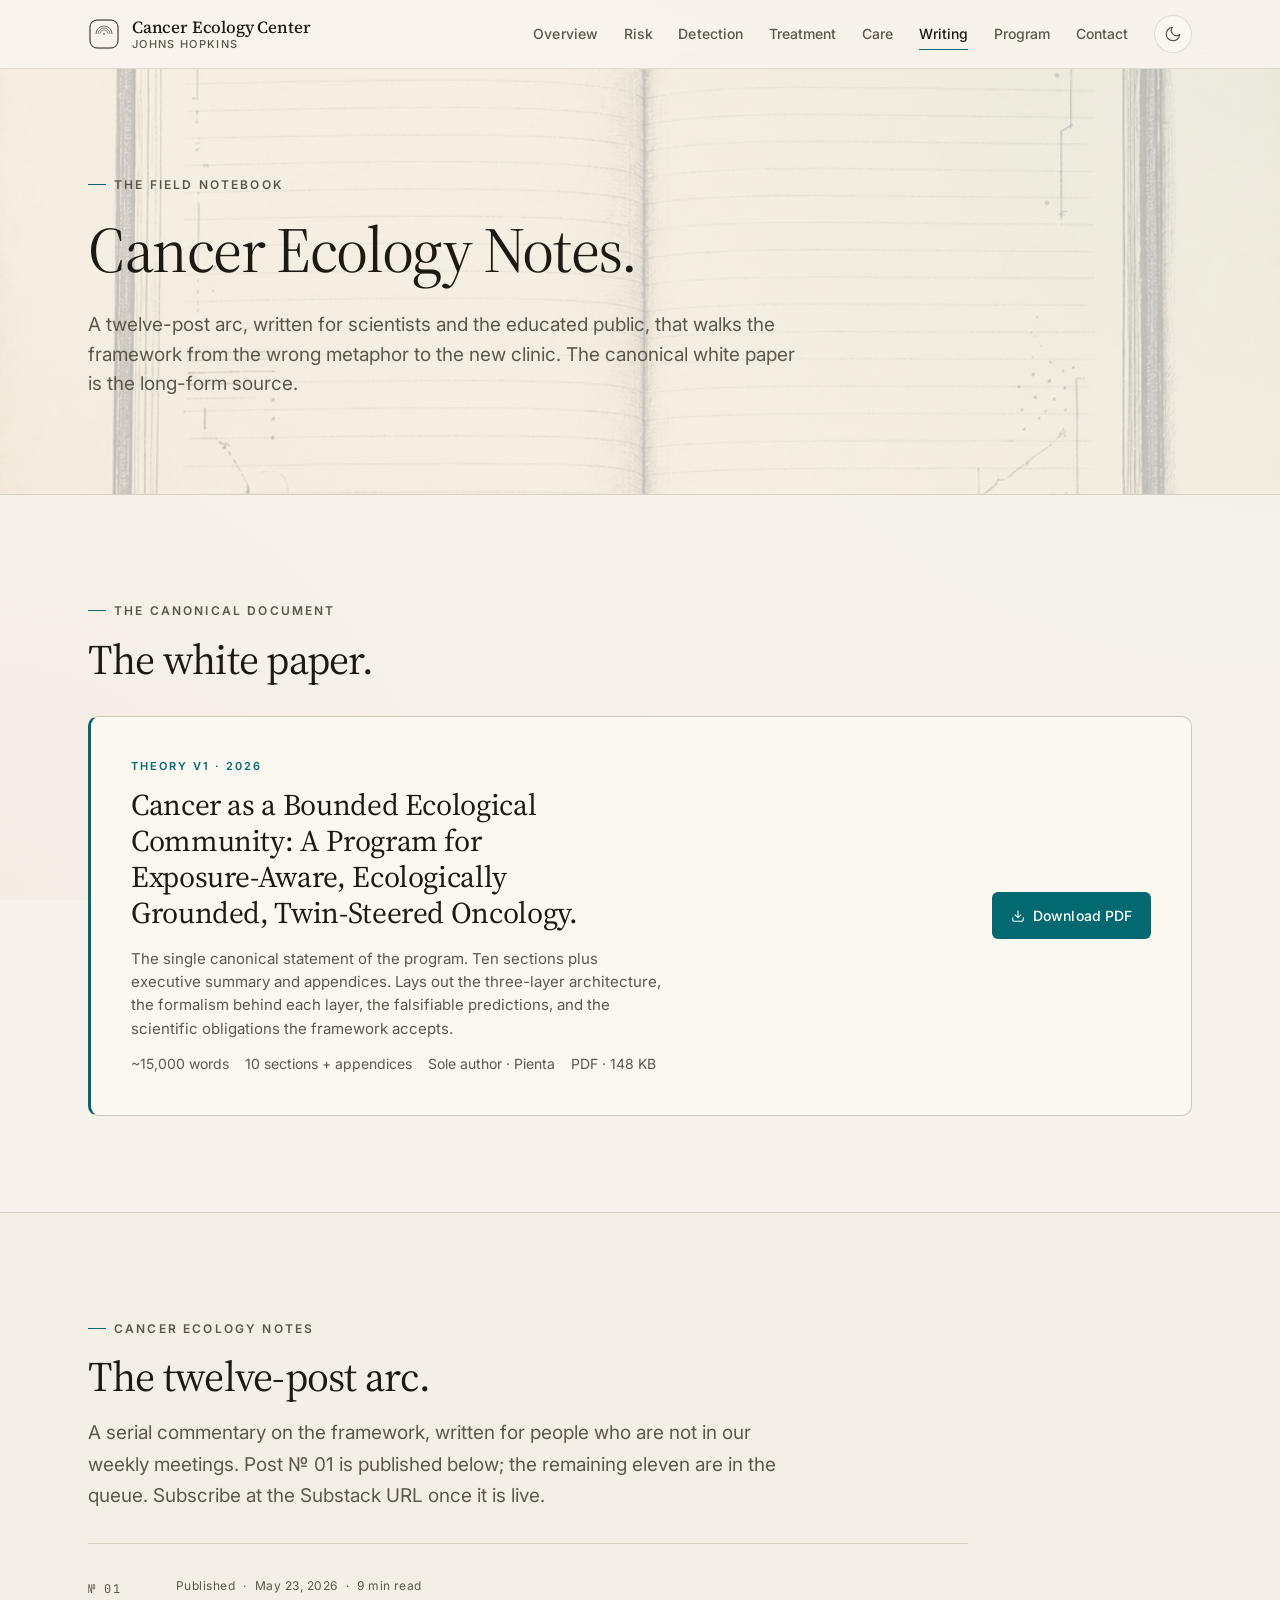
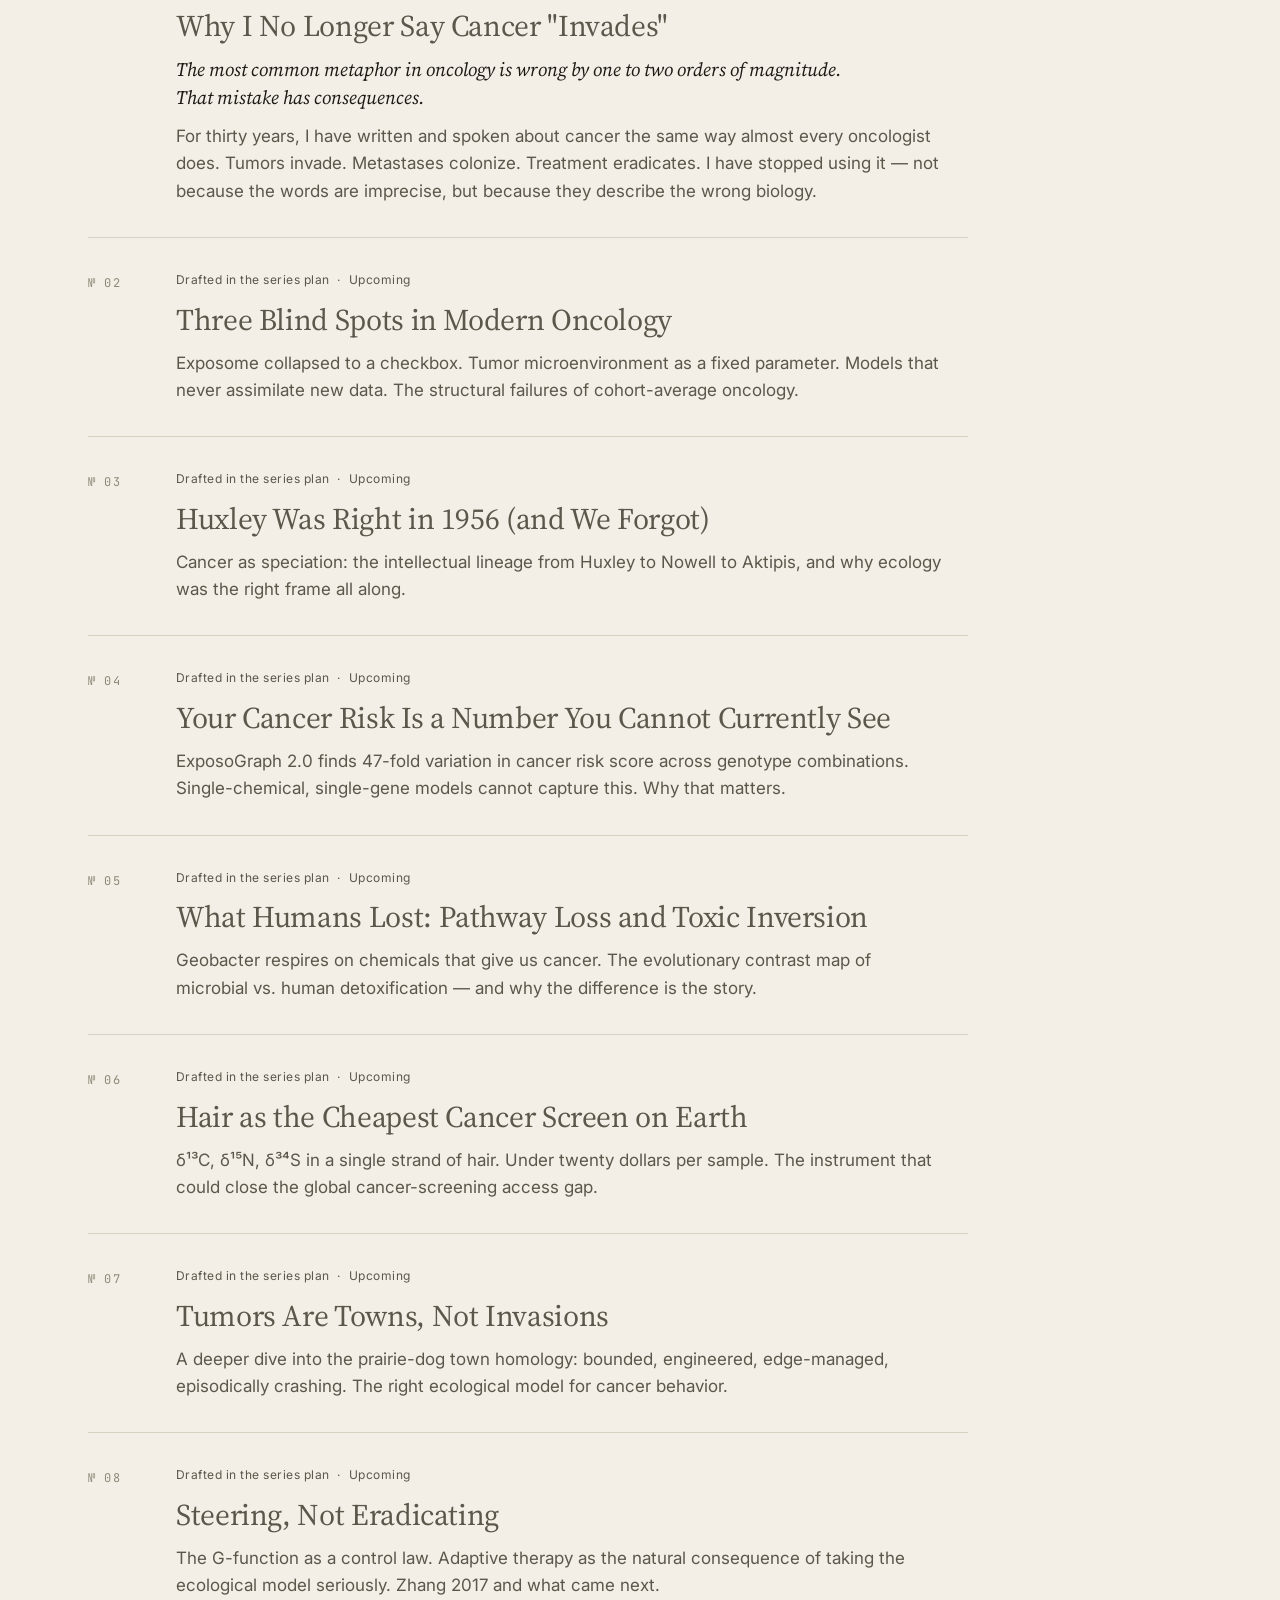
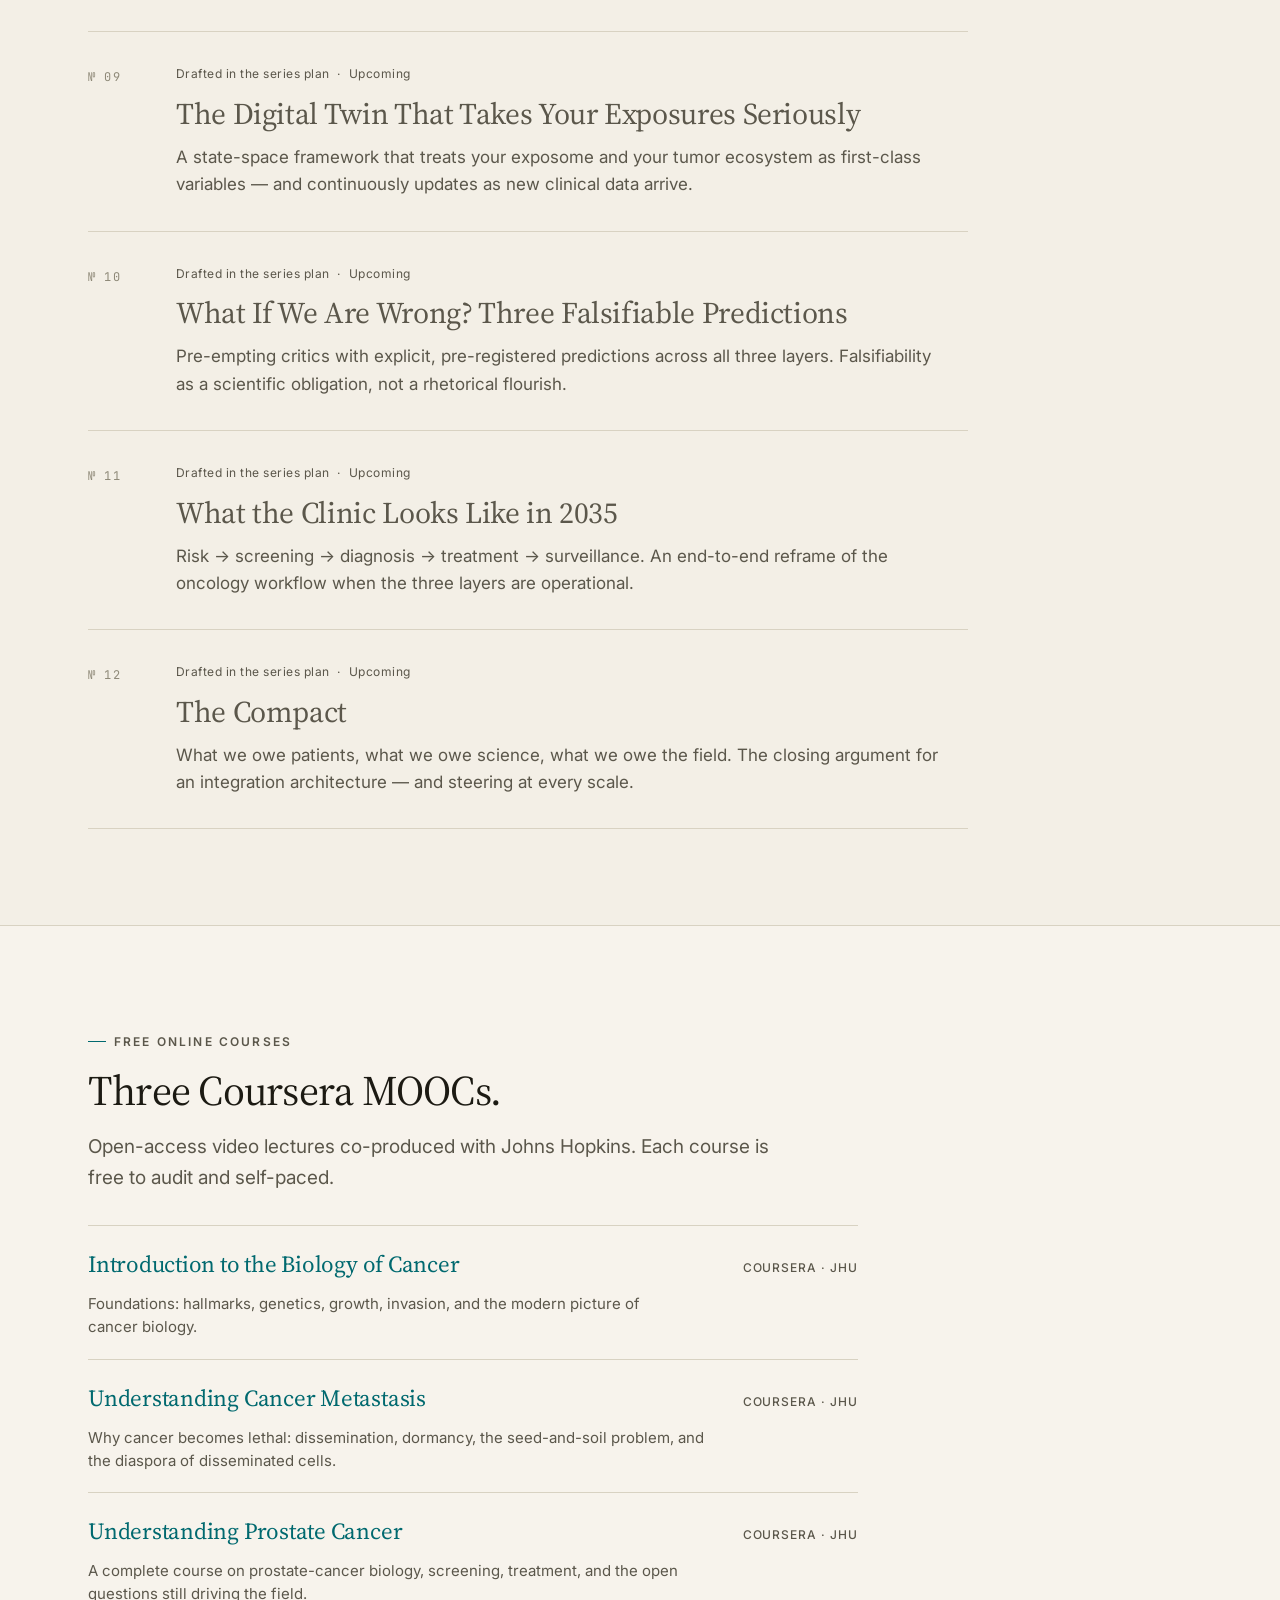
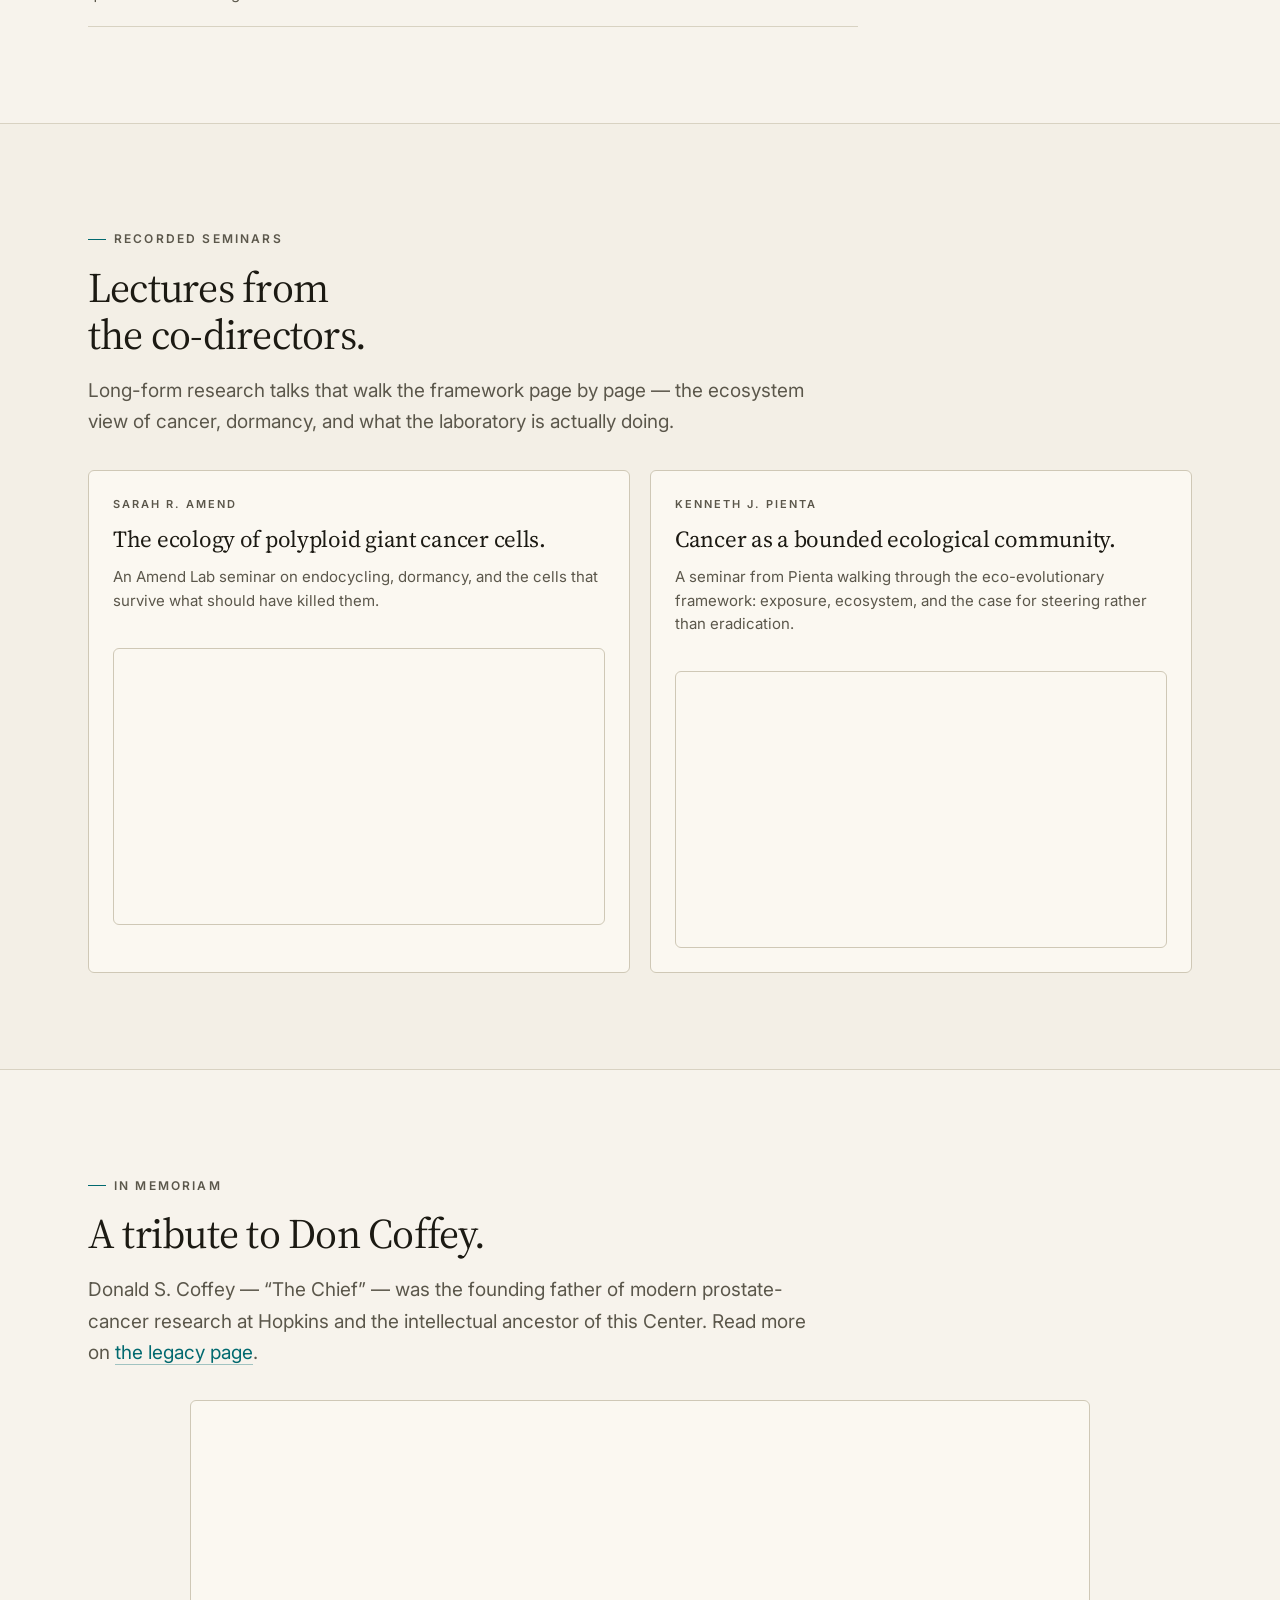
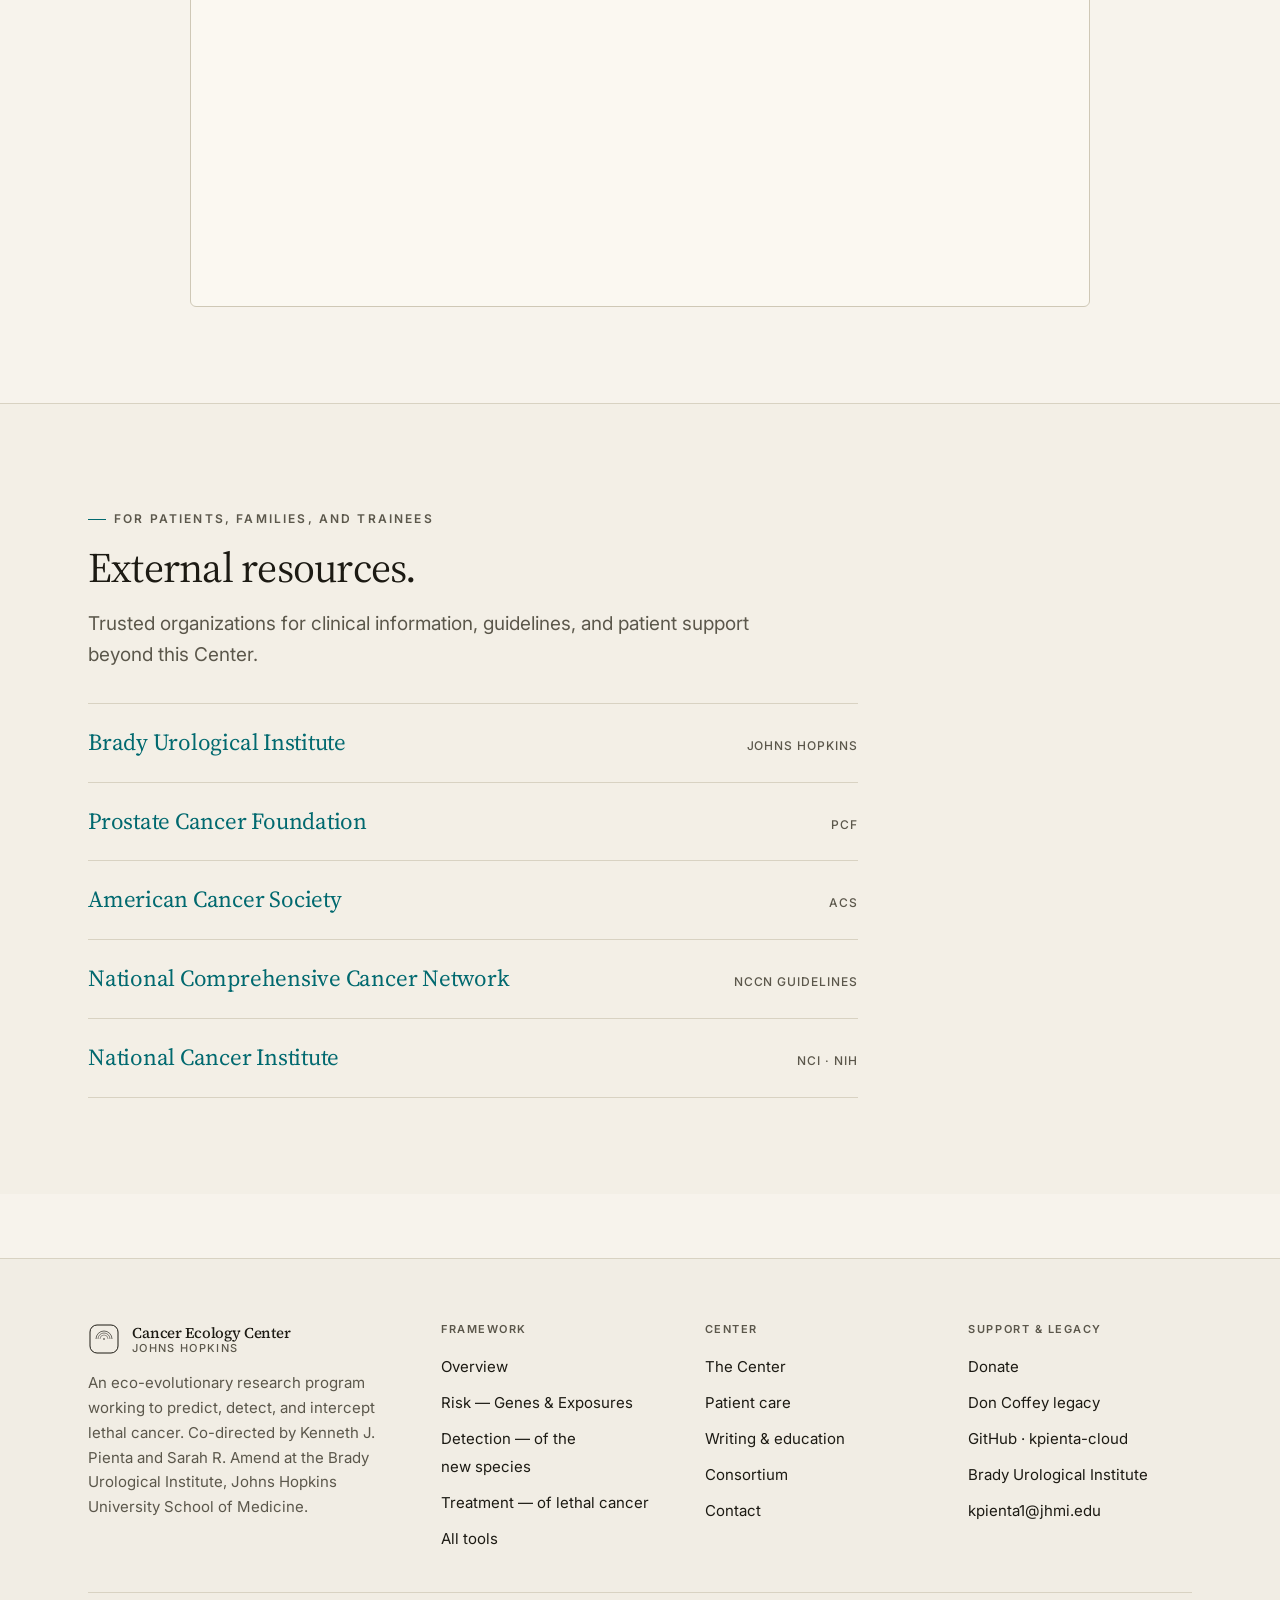
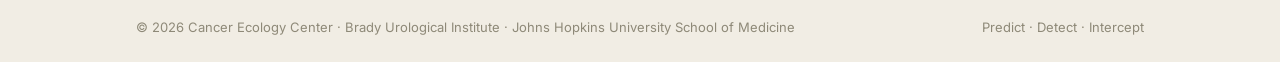
<file: writing.html>
<!doctype html>
<html lang="en">
<head>
  <meta charset="utf-8" />
  <meta name="viewport" content="width=device-width, initial-scale=1" />
  <title>Writing · Cancer Ecology Center</title>
  <meta name="description" content="Cancer Ecology Notes — a Substack publication on the eco-evolutionary framework for cancer. The canonical white paper is available for download." />
  <link rel="icon" type="image/svg+xml" href="assets/images/favicon.svg" />
  <link rel="preconnect" href="https://fonts.googleapis.com" />
  <link rel="preconnect" href="https://fonts.gstatic.com" crossorigin />
  <link rel="stylesheet" href="https://fonts.googleapis.com/css2?family=Source+Serif+4:ital,opsz,wght@0,8..60,300..700;1,8..60,300..700&family=Inter:wght@400;500;600&family=JetBrains+Mono:wght@400;500&display=swap" />
  <link rel="stylesheet" href="assets/css/tokens.css" />
  <link rel="stylesheet" href="assets/css/base.css" />
  <link rel="stylesheet" href="assets/css/site.css" />
</head>
<body>
  <header class="site-header">
    <div class="site-header__inner">
      <a href="index.html" class="site-brand" aria-label="Cancer Ecology Center — home">
        <svg class="site-brand__mark" viewBox="0 0 64 64" fill="none" aria-hidden="true">
          <rect x="4" y="4" width="56" height="56" rx="14" stroke="currentColor" stroke-width="2" />
          <path d="M16 32 a16 16 0 0 1 32 0" stroke="currentColor" stroke-width="1.5" fill="none" opacity="0.85"/>
          <path d="M20 32 a12 12 0 0 1 24 0" stroke="currentColor" stroke-width="1.5" fill="none" opacity="0.7"/>
          <path d="M24 32 a8 8 0 0 1 16 0" stroke="currentColor" stroke-width="1.5" fill="none" opacity="0.55"/>
          <circle cx="32" cy="32" r="1.6" fill="currentColor" />
        </svg>
        <span><span class="site-brand__title">Cancer Ecology Center</span><span class="site-brand__sub">Johns Hopkins</span></span>
      </a>
      <nav class="site-nav" aria-label="Primary">
              <a href="overview.html">Overview</a>
              <a href="risk.html">Risk</a>
              <a href="detection.html">Detection</a>
              <a href="treatment.html">Treatment</a>
              <a href="care.html">Care</a>
              <a href="writing.html" aria-current="page">Writing</a>
              <a href="program.html">Program</a>
              <a href="contact.html">Contact</a>
              <button class="theme-toggle" data-theme-toggle type="button" aria-label="Toggle theme"></button>
            </nav>
      <button class="mobile-toggle" data-mobile-toggle type="button" aria-label="Open menu"><svg viewBox="0 0 24 24" fill="none" stroke="currentColor" stroke-width="1.8" stroke-linecap="round"><path d="M3 6h18M3 12h18M3 18h18"/></svg></button>
    </div>
  </header>

  <main>
    <section class="page-hero">
      <div class="page-hero__visual" aria-hidden="true">
        <img src="assets/images/hero_writing.webp" alt="" style="width:100%; height:100%; object-fit:cover; object-position:center right; opacity:0.45;" />
      </div>
      <div class="container">
        <p class="page-hero__eyebrow">The field notebook</p>
        <h1>Cancer Ecology Notes.</h1>
        <p class="page-hero__sub">A twelve-post arc, written for scientists and the educated public, that walks the framework from the wrong metaphor to the new clinic. The canonical white paper is the long-form source.</p>
      </div>
    </section>

    <!-- WHITE PAPER -->
    <section>
      <div class="container">
        <div class="framework__intro reveal" style="margin-bottom: var(--space-8);">
          <div>
            <p class="section-eyebrow">The canonical document</p>
            <h2 class="section-title">The white paper.</h2>
          </div>
        </div>

        <article class="whitepaper-card reveal">
          <div>
            <p class="whitepaper-card__eyebrow">Theory v1 · 2026</p>
            <h3 class="whitepaper-card__title">Cancer as a Bounded Ecological Community: A Program for Exposure-Aware, Ecologically Grounded, Twin-Steered Oncology.</h3>
            <p class="whitepaper-card__desc">The single canonical statement of the program. Ten sections plus executive summary and appendices. Lays out the three-layer architecture, the formalism behind each layer, the falsifiable predictions, and the scientific obligations the framework accepts.</p>
            <div class="whitepaper-card__meta">
              <span>~15,000 words</span>
              <span>10 sections + appendices</span>
              <span>Sole author · Pienta</span>
              <span>PDF · 148 KB</span>
            </div>
          </div>
          <div class="whitepaper-card__actions">
            <a class="btn btn--primary" href="assets/downloads/Pienta_Canonical_Theory_v1.pdf" download>
              <svg width="14" height="14" viewBox="0 0 24 24" fill="none" stroke="currentColor" stroke-width="1.8" stroke-linecap="round" stroke-linejoin="round"><path d="M21 15v4a2 2 0 0 1-2 2H5a2 2 0 0 1-2-2v-4M7 10l5 5 5-5M12 15V3"/></svg>
              Download PDF
            </a>
          </div>
        </article>
      </div>
    </section>

    <!-- SUBSTACK -->
    <section style="background: color-mix(in oklab, var(--color-surface-offset) 50%, transparent); border-top: 1px solid var(--color-divider); border-bottom: 1px solid var(--color-divider);">
      <div class="container">
        <div class="framework__intro reveal" style="margin-bottom: var(--space-8);">
          <div>
            <p class="section-eyebrow">Cancer Ecology Notes</p>
            <h2 class="section-title">The twelve-post arc.</h2>
            <p class="section-lede" style="margin-top: var(--space-4);">A serial commentary on the framework, written for people who are not in our weekly meetings. Post № 01 is published below; the remaining eleven are in the queue. Subscribe at the Substack URL once it is live.</p>
          </div>
        </div>

        <div class="writing-list" data-feed="writing">
          <!-- Posts injected by /assets/js/feed.js -->
        </div>
      </div>
    </section>

    <!-- COURSERA MOOCs -->
    <section>
      <div class="container">
        <div class="framework__intro reveal" style="margin-bottom: var(--space-8);">
          <div>
            <p class="section-eyebrow">Free online courses</p>
            <h2 class="section-title">Three Coursera MOOCs.</h2>
            <p class="section-lede" style="margin-top: var(--space-4);">Open-access video lectures co-produced with Johns Hopkins. Each course is free to audit and self-paced.</p>
          </div>
        </div>

        <ul class="link-list reveal">
          <li>
            <div>
              <a href="https://www.coursera.org/learn/cancer" rel="external noopener">Introduction to the Biology of Cancer</a>
              <p style="margin: var(--space-2) 0 0; font-size: 0.9375rem; color: var(--color-text-muted); line-height: 1.55;">Foundations: hallmarks, genetics, growth, invasion, and the modern picture of cancer biology.</p>
            </div>
            <span class="link-list__meta">Coursera · JHU</span>
          </li>
          <li>
            <div>
              <a href="https://www.coursera.org/learn/cancer-metastasis" rel="external noopener">Understanding Cancer Metastasis</a>
              <p style="margin: var(--space-2) 0 0; font-size: 0.9375rem; color: var(--color-text-muted); line-height: 1.55;">Why cancer becomes lethal: dissemination, dormancy, the seed-and-soil problem, and the diaspora of disseminated cells.</p>
            </div>
            <span class="link-list__meta">Coursera · JHU</span>
          </li>
          <li>
            <div>
              <a href="https://www.coursera.org/learn/prostate-cancer" rel="external noopener">Understanding Prostate Cancer</a>
              <p style="margin: var(--space-2) 0 0; font-size: 0.9375rem; color: var(--color-text-muted); line-height: 1.55;">A complete course on prostate-cancer biology, screening, treatment, and the open questions still driving the field.</p>
            </div>
            <span class="link-list__meta">Coursera · JHU</span>
          </li>
        </ul>
      </div>
    </section>

    <!-- RECORDED SEMINARS -->
    <section style="background: color-mix(in oklab, var(--color-surface-offset) 50%, transparent); border-top: 1px solid var(--color-divider); border-bottom: 1px solid var(--color-divider);">
      <div class="container">
        <div class="framework__intro reveal" style="margin-bottom: var(--space-8);">
          <div>
            <p class="section-eyebrow">Recorded seminars</p>
            <h2 class="section-title">Lectures from the co-directors.</h2>
            <p class="section-lede" style="margin-top: var(--space-4);">Long-form research talks that walk the framework page by page — the ecosystem view of cancer, dormancy, and what the laboratory is actually doing.</p>
          </div>
        </div>

        <div class="feature-grid reveal">
          <article class="feature-card">
            <p class="feature-card__eyebrow">Sarah R. Amend</p>
            <h3 class="feature-card__name">The ecology of polyploid giant cancer cells.</h3>
            <p class="feature-card__desc">An Amend Lab seminar on endocycling, dormancy, and the cells that survive what should have killed them.</p>
            <div class="video-embed" style="margin-top: var(--space-5);">
              <iframe src="https://www.youtube.com/embed/I5SswgrXQV8" title="Sarah R. Amend seminar" allow="accelerometer; autoplay; clipboard-write; encrypted-media; gyroscope; picture-in-picture" allowfullscreen loading="lazy"></iframe>
            </div>
          </article>
          <article class="feature-card">
            <p class="feature-card__eyebrow">Kenneth J. Pienta</p>
            <h3 class="feature-card__name">Cancer as a bounded ecological community.</h3>
            <p class="feature-card__desc">A seminar from Pienta walking through the eco-evolutionary framework: exposure, ecosystem, and the case for steering rather than eradication.</p>
            <div class="video-embed" style="margin-top: var(--space-5);">
              <iframe src="https://www.youtube.com/embed/pN268Gan-rI" title="Kenneth J. Pienta seminar" allow="accelerometer; autoplay; clipboard-write; encrypted-media; gyroscope; picture-in-picture" allowfullscreen loading="lazy"></iframe>
            </div>
          </article>
        </div>
      </div>
    </section>

    <!-- COFFEY TRIBUTE -->
    <section>
      <div class="container">
        <div class="framework__intro reveal" style="margin-bottom: var(--space-8);">
          <div>
            <p class="section-eyebrow">In memoriam</p>
            <h2 class="section-title">A tribute to Don Coffey.</h2>
            <p class="section-lede" style="margin-top: var(--space-4);">Donald S. Coffey — &ldquo;The Chief&rdquo; — was the founding father of modern prostate-cancer research at Hopkins and the intellectual ancestor of this Center. Read more on <a href="legacy.html">the legacy page</a>.</p>
          </div>
        </div>

        <div class="video-embed reveal" style="max-width: 900px; margin: 0 auto;">
          <iframe src="https://www.youtube.com/embed/UGVSCaMY1l8" title="Don Coffey tribute" allow="accelerometer; autoplay; clipboard-write; encrypted-media; gyroscope; picture-in-picture" allowfullscreen loading="lazy"></iframe>
        </div>
      </div>
    </section>

    <!-- EXTERNAL RESOURCES -->
    <section style="background: color-mix(in oklab, var(--color-surface-offset) 50%, transparent); border-top: 1px solid var(--color-divider);">
      <div class="container">
        <div class="framework__intro reveal" style="margin-bottom: var(--space-8);">
          <div>
            <p class="section-eyebrow">For patients, families, and trainees</p>
            <h2 class="section-title">External resources.</h2>
            <p class="section-lede" style="margin-top: var(--space-4);">Trusted organizations for clinical information, guidelines, and patient support beyond this Center.</p>
          </div>
        </div>

        <ul class="link-list reveal">
          <li>
            <a href="https://urology.jhu.edu/" rel="external noopener">Brady Urological Institute</a>
            <span class="link-list__meta">Johns Hopkins</span>
          </li>
          <li>
            <a href="https://www.pcf.org/" rel="external noopener">Prostate Cancer Foundation</a>
            <span class="link-list__meta">PCF</span>
          </li>
          <li>
            <a href="https://www.cancer.org/" rel="external noopener">American Cancer Society</a>
            <span class="link-list__meta">ACS</span>
          </li>
          <li>
            <a href="https://www.nccn.org/" rel="external noopener">National Comprehensive Cancer Network</a>
            <span class="link-list__meta">NCCN guidelines</span>
          </li>
          <li>
            <a href="https://www.cancer.gov/" rel="external noopener">National Cancer Institute</a>
            <span class="link-list__meta">NCI · NIH</span>
          </li>
        </ul>
      </div>
    </section>
  </main>

  <footer class="site-footer">
    <div class="container">
      <div class="site-footer__inner">
        <div class="site-footer__brand">
          <a href="index.html" class="site-brand">
            <svg class="site-brand__mark" viewBox="0 0 64 64" fill="none" aria-hidden="true">
              <rect x="4" y="4" width="56" height="56" rx="14" stroke="currentColor" stroke-width="2" />
              <path d="M16 32 a16 16 0 0 1 32 0" stroke="currentColor" stroke-width="1.5" fill="none" opacity="0.85"/>
              <path d="M20 32 a12 12 0 0 1 24 0" stroke="currentColor" stroke-width="1.5" fill="none" opacity="0.7"/>
              <path d="M24 32 a8 8 0 0 1 16 0" stroke="currentColor" stroke-width="1.5" fill="none" opacity="0.55"/>
              <circle cx="32" cy="32" r="1.6" fill="currentColor" />
            </svg>
            <span><span class="site-brand__title">Cancer Ecology Center</span><span class="site-brand__sub">Johns Hopkins</span></span>
          </a>
          <p>An eco-evolutionary research program working to predict, detect, and intercept lethal cancer. Co-directed by Kenneth J. Pienta and Sarah R. Amend at the Brady Urological Institute, Johns Hopkins University School of Medicine.</p>
        </div>

        <div>
          <h4>Framework</h4>
          <ul>
            <li><a href="overview.html">Overview</a></li>
            <li><a href="risk.html">Risk &mdash; Genes &amp; Exposures</a></li>
            <li><a href="detection.html">Detection &mdash; of the new species</a></li>
            <li><a href="treatment.html">Treatment &mdash; of lethal cancer</a></li>
            <li><a href="tools.html">All tools</a></li>
          </ul>
        </div>

        <div>
          <h4>Center</h4>
          <ul>
            <li><a href="program.html">The Center</a></li>
            <li><a href="care.html">Patient care</a></li>
            <li><a href="writing.html">Writing &amp; education</a></li>
            <li><a href="program.html#consortium">Consortium</a></li>
            <li><a href="contact.html">Contact</a></li>
          </ul>
        </div>

        <div>
          <h4>Support &amp; Legacy</h4>
          <ul>
            <li><a href="donate.html">Donate</a></li>
            <li><a href="legacy.html">Don Coffey legacy</a></li>
            <li><a href="https://github.com/kpienta-cloud" rel="external noopener">GitHub · kpienta-cloud</a></li>
            <li><a href="https://urology.jhu.edu/" rel="external noopener">Brady Urological Institute</a></li>
            <li><a href="mailto:kpienta1@jhmi.edu">kpienta1@jhmi.edu</a></li>
          </ul>
        </div>
      </div>

      <div class="site-footer__legal container">
        <span>© 2026 Cancer Ecology Center · Brady Urological Institute · Johns Hopkins University School of Medicine</span>
        <span>Predict · Detect · Intercept</span>
      </div>
    </div>
  </footer>

  <script src="assets/js/config.js"></script>
  <script src="assets/js/posts.js"></script>
  <script src="assets/js/feed.js"></script>
  <script src="assets/js/site.js"></script>
</body>
</html>
</file>
<file: assets/css/tokens.css>
/* Cancer Ecology Center — design tokens
   Editorial-scientific: warm cream + warm-teal accent.
   Three earth-tone hues for layer signaling (terra, sage, slate). */

:root,
[data-theme='light'] {
  /* Surfaces — warm cream paper */
  --color-bg: #f7f3ec;
  --color-surface: #fbf8f1;
  --color-surface-2: #fdfbf5;
  --color-surface-offset: #f0ebe1;
  --color-surface-offset-2: #ebe5d8;
  --color-surface-dynamic: #e3ddce;
  --color-divider: #d8d2c2;
  --color-border: #cfc8b6;

  /* Text — warm near-black */
  --color-text: #1c1a13;
  --color-text-muted: #5b574b;
  --color-text-faint: #8e8978;
  --color-text-inverse: #fbf8f1;

  /* Primary — warm teal (per brief, used sparingly) */
  --color-primary: #01696f;
  --color-primary-hover: #034b50;
  --color-primary-active: #02363a;
  --color-primary-highlight: #cfe0dc;

  /* Layer hues (muted earth tones) */
  --color-risk: #a04a26;        /* terra / rust */
  --color-risk-soft: #ead7c8;
  --color-detection: #6c7a3e;      /* sage / olive */
  --color-detection-soft: #dee0c2;
  --color-treatment: #46556a;      /* slate */
  --color-treatment-soft: #d3d8df;

  /* Radii */
  --radius-sm: 0.25rem;
  --radius-md: 0.375rem;
  --radius-lg: 0.625rem;
  --radius-xl: 1rem;
  --radius-full: 9999px;

  /* Transitions */
  --transition-interactive: 240ms cubic-bezier(0.16, 1, 0.3, 1);

  /* Shadows — restrained */
  --shadow-sm: 0 1px 2px oklch(0.2 0.01 80 / 0.05);
  --shadow-md: 0 6px 18px oklch(0.2 0.01 80 / 0.06);
  --shadow-lg: 0 18px 40px oklch(0.2 0.01 80 / 0.08);

  /* Widths */
  --content-narrow: 640px;
  --content-default: 880px;
  --content-mid: 1024px;
  --content-wide: 1200px;
  --content-full: 100%;

  /* Fonts */
  --font-display: 'Source Serif 4', 'Source Serif Pro', Georgia, 'Times New Roman', serif;
  --font-body: 'Inter', 'Helvetica Neue', Arial, sans-serif;
  --font-mono: 'JetBrains Mono', 'IBM Plex Mono', ui-monospace, monospace;

  /* Type scale (fluid) */
  --text-xs: clamp(0.75rem, 0.7rem + 0.2vw, 0.8125rem);
  --text-sm: clamp(0.875rem, 0.84rem + 0.2vw, 0.9375rem);
  --text-base: clamp(1rem, 0.97rem + 0.15vw, 1.0625rem);
  --text-md: clamp(1.0625rem, 1rem + 0.4vw, 1.1875rem);
  --text-lg: clamp(1.1875rem, 1.1rem + 0.6vw, 1.4375rem);
  --text-xl: clamp(1.5rem, 1.3rem + 0.8vw, 1.875rem);
  --text-2xl: clamp(1.875rem, 1.5rem + 1.4vw, 2.625rem);
  --text-3xl: clamp(2.5rem, 1.8rem + 2.8vw, 4rem);
  --text-hero: clamp(2.75rem, 1.6rem + 4.5vw, 5.25rem);

  /* Spacing */
  --space-1: 0.25rem;
  --space-2: 0.5rem;
  --space-3: 0.75rem;
  --space-4: 1rem;
  --space-5: 1.25rem;
  --space-6: 1.5rem;
  --space-8: 2rem;
  --space-10: 2.5rem;
  --space-12: 3rem;
  --space-16: 4rem;
  --space-20: 5rem;
  --space-24: 6rem;
  --space-32: 8rem;
}

/* DARK MODE — deep warm charcoal, NOT pure black */
[data-theme='dark'] {
  --color-bg: #161412;
  --color-surface: #1c1916;
  --color-surface-2: #211e1a;
  --color-surface-offset: #24201c;
  --color-surface-offset-2: #2a2620;
  --color-surface-dynamic: #322d26;
  --color-divider: #2e2a23;
  --color-border: #3b362e;
  --color-text: #ebe5d6;
  --color-text-muted: #9a9384;
  --color-text-faint: #6a6457;
  --color-text-inverse: #1c1916;

  --color-primary: #6db5bb;
  --color-primary-hover: #95d0d5;
  --color-primary-active: #b1dee2;
  --color-primary-highlight: #213a3c;

  --color-risk: #d28a64;
  --color-risk-soft: #3b2c22;
  --color-detection: #b3bd76;
  --color-detection-soft: #2f3324;
  --color-treatment: #a5b4cb;
  --color-treatment-soft: #262d39;

  --shadow-sm: 0 1px 2px rgba(0,0,0,0.4);
  --shadow-md: 0 6px 18px rgba(0,0,0,0.5);
  --shadow-lg: 0 18px 40px rgba(0,0,0,0.6);
}

@media (prefers-color-scheme: dark) {
  :root:not([data-theme='light']) {
    --color-bg: #161412;
    --color-surface: #1c1916;
    --color-surface-2: #211e1a;
    --color-surface-offset: #24201c;
    --color-surface-offset-2: #2a2620;
    --color-surface-dynamic: #322d26;
    --color-divider: #2e2a23;
    --color-border: #3b362e;
    --color-text: #ebe5d6;
    --color-text-muted: #9a9384;
    --color-text-faint: #6a6457;
    --color-text-inverse: #1c1916;
    --color-primary: #6db5bb;
    --color-primary-hover: #95d0d5;
    --color-primary-active: #b1dee2;
    --color-primary-highlight: #213a3c;
    --color-risk: #d28a64;
    --color-risk-soft: #3b2c22;
    --color-detection: #b3bd76;
    --color-detection-soft: #2f3324;
    --color-treatment: #a5b4cb;
    --color-treatment-soft: #262d39;
  }
}
</file>
<file: assets/css/base.css>
/* Base reset + global elements */
*, *::before, *::after { box-sizing: border-box; margin: 0; padding: 0; }

html {
  -moz-text-size-adjust: none;
  -webkit-text-size-adjust: none;
  text-size-adjust: none;
  -webkit-font-smoothing: antialiased;
  -moz-osx-font-smoothing: grayscale;
  text-rendering: optimizeLegibility;
  scroll-behavior: smooth;
  hanging-punctuation: first last;
  scroll-padding-top: 5rem;
}

body {
  min-height: 100dvh;
  line-height: 1.65;
  font-family: var(--font-body);
  font-size: var(--text-base);
  font-weight: 400;
  color: var(--color-text);
  background-color: var(--color-bg);
  background-image:
    radial-gradient(circle at 100% 0%, color-mix(in oklab, var(--color-primary) 4%, transparent), transparent 45%),
    radial-gradient(circle at 0% 100%, color-mix(in oklab, var(--color-risk) 4%, transparent), transparent 45%);
  background-attachment: fixed;
}

img, picture, video, canvas, svg { display: block; max-width: 100%; height: auto; }
ul[role='list'], ol[role='list'] { list-style: none; }
input, button, textarea, select { font: inherit; color: inherit; }

h1, h2, h3, h4, h5, h6 {
  font-family: var(--font-display);
  font-weight: 400;
  letter-spacing: -0.012em;
  line-height: 1.12;
  text-wrap: balance;
  color: var(--color-text);
}

h1 { font-size: var(--text-hero); letter-spacing: -0.022em; }
h2 { font-size: var(--text-2xl); letter-spacing: -0.018em; }
h3 { font-size: var(--text-xl); }
h4 { font-size: var(--text-lg); }
h5 { font-size: var(--text-md); font-weight: 500; }

p, li, figcaption { text-wrap: pretty; max-width: 70ch; }

a {
  color: var(--color-primary);
  text-decoration: none;
  border-bottom: 1px solid color-mix(in oklab, var(--color-primary) 35%, transparent);
  transition: color var(--transition-interactive), border-color var(--transition-interactive);
}
a:hover { color: var(--color-primary-hover); border-bottom-color: var(--color-primary-hover); }

::selection {
  background: color-mix(in oklab, var(--color-primary) 30%, transparent);
  color: var(--color-text);
}

:focus-visible {
  outline: 2px solid var(--color-primary);
  outline-offset: 3px;
  border-radius: var(--radius-sm);
}

@media (prefers-reduced-motion: reduce) {
  *, *::before, *::after {
    animation-duration: 0.01ms !important;
    animation-iteration-count: 1 !important;
    transition-duration: 0.01ms !important;
    scroll-behavior: auto !important;
  }
}

button { cursor: pointer; background: none; border: none; }
table { border-collapse: collapse; width: 100%; }

a, button, [role='button'], [role='link'] {
  transition:
    color var(--transition-interactive),
    background var(--transition-interactive),
    border-color var(--transition-interactive),
    box-shadow var(--transition-interactive),
    transform var(--transition-interactive);
}

.sr-only {
  position: absolute;
  width: 1px; height: 1px;
  padding: 0; margin: -1px;
  overflow: hidden; clip: rect(0,0,0,0);
  white-space: nowrap; border-width: 0;
}

::-webkit-scrollbar { width: 10px; height: 10px; }
::-webkit-scrollbar-track { background: var(--color-surface); }
::-webkit-scrollbar-thumb { background: var(--color-border); border-radius: var(--radius-full); }
::-webkit-scrollbar-thumb:hover { background: var(--color-text-faint); }
</file>
<file: assets/css/site.css>
/* === Site-wide layout & components === */

.container {
  width: 100%;
  max-width: var(--content-wide);
  margin-inline: auto;
  padding-inline: clamp(1.25rem, 4vw, 3rem);
}

.container--narrow { max-width: var(--content-narrow); }
.container--default { max-width: var(--content-default); }
.container--mid { max-width: var(--content-mid); }

section { padding-block: clamp(var(--space-12), 8vw, var(--space-24)); }
section.section--lg { padding-block: clamp(var(--space-16), 10vw, var(--space-32)); }
section.section--sm { padding-block: clamp(var(--space-10), 6vw, var(--space-16)); }

/* === Header === */
.site-header {
  position: sticky;
  top: 0;
  z-index: 50;
  background: color-mix(in oklab, var(--color-bg) 88%, transparent);
  backdrop-filter: saturate(150%) blur(14px);
  -webkit-backdrop-filter: saturate(150%) blur(14px);
  border-bottom: 1px solid color-mix(in oklab, var(--color-border) 60%, transparent);
}
.site-header__inner {
  display: flex;
  align-items: center;
  justify-content: space-between;
  gap: var(--space-6);
  height: 4.25rem;
  max-width: var(--content-wide);
  margin-inline: auto;
  padding-inline: clamp(1.25rem, 4vw, 3rem);
}
.site-brand {
  display: inline-flex;
  align-items: center;
  gap: var(--space-3);
  color: var(--color-text);
  border-bottom: 0;
  font-family: var(--font-display);
  font-size: 1.0625rem;
  letter-spacing: -0.01em;
  line-height: 1.1;
}
.site-brand:hover { color: var(--color-text); }
.site-brand__mark { width: 32px; height: 32px; color: var(--color-text); flex-shrink: 0; }
.site-brand__title { font-weight: 500; }
.site-brand__sub {
  display: block;
  font-family: var(--font-body);
  font-size: 0.6875rem;
  letter-spacing: 0.12em;
  text-transform: uppercase;
  color: var(--color-text-muted);
  margin-top: 1px;
  font-weight: 500;
}

.site-nav {
  display: flex;
  align-items: center;
  gap: clamp(0.875rem, 2vw, 1.75rem);
}
.site-nav a {
  font-size: 0.875rem;
  color: var(--color-text-muted);
  border-bottom: 0;
  font-weight: 500;
  letter-spacing: 0.005em;
  position: relative;
  padding-block: 2px;
}
.site-nav a:hover { color: var(--color-text); }
.site-nav a[aria-current='page'] {
  color: var(--color-text);
}
.site-nav a[aria-current='page']::after {
  content: '';
  position: absolute;
  left: 0; right: 0; bottom: -2px;
  height: 1px;
  background: var(--color-primary);
}

.theme-toggle {
  width: 38px; height: 38px;
  display: inline-grid; place-items: center;
  color: var(--color-text-muted);
  border-radius: var(--radius-full);
  border: 1px solid color-mix(in oklab, var(--color-border) 60%, transparent);
  background: var(--color-surface);
}
.theme-toggle:hover { color: var(--color-text); border-color: var(--color-border); }

/* Mobile nav */
.mobile-toggle {
  display: none;
  width: 38px; height: 38px;
  align-items: center; justify-content: center;
  color: var(--color-text);
}
.mobile-toggle svg { width: 22px; height: 22px; }

@media (max-width: 880px) {
  .site-nav { display: none; }
  .mobile-toggle { display: inline-flex; }
  .site-nav.is-open {
    display: flex;
    flex-direction: column;
    position: absolute;
    top: 100%; left: 0; right: 0;
    background: var(--color-surface);
    border-bottom: 1px solid var(--color-border);
    padding: var(--space-4) clamp(1.25rem, 4vw, 3rem);
    gap: var(--space-4);
    align-items: flex-start;
  }
  .site-nav.is-open a { font-size: 1rem; }
}

/* === Footer === */
.site-footer {
  margin-top: var(--space-16);
  border-top: 1px solid var(--color-divider);
  background: color-mix(in oklab, var(--color-surface-offset) 70%, transparent);
}
.site-footer__inner {
  display: grid;
  grid-template-columns: 1.4fr 1fr 1fr 1fr;
  gap: var(--space-10);
  padding-block: var(--space-16) var(--space-10);
}
.site-footer h4 {
  font-family: var(--font-body);
  font-size: 0.6875rem;
  font-weight: 600;
  letter-spacing: 0.14em;
  text-transform: uppercase;
  color: var(--color-text-muted);
  margin-bottom: var(--space-4);
}
.site-footer ul { list-style: none; display: grid; gap: var(--space-2); }
.site-footer a {
  font-size: 0.9375rem;
  color: var(--color-text);
  border-bottom: 0;
}
.site-footer a:hover { color: var(--color-primary); }
.site-footer__brand .site-brand { margin-bottom: var(--space-4); }
.site-footer__brand p {
  color: var(--color-text-muted);
  font-size: 0.9375rem;
  max-width: 36ch;
}
.site-footer__legal {
  display: flex;
  justify-content: space-between;
  align-items: center;
  flex-wrap: wrap;
  gap: var(--space-4);
  padding-block: var(--space-6);
  border-top: 1px solid var(--color-divider);
  font-size: 0.8125rem;
  color: var(--color-text-faint);
}
@media (max-width: 880px) {
  .site-footer__inner { grid-template-columns: 1fr 1fr; gap: var(--space-8); }
  .site-footer__brand { grid-column: 1 / -1; }
}
@media (max-width: 520px) {
  .site-footer__inner { grid-template-columns: 1fr; }
}

/* === Page hero (interior pages) === */
.page-hero {
  padding-block: clamp(var(--space-16), 12vw, var(--space-24));
  border-bottom: 1px solid var(--color-divider);
  position: relative;
  overflow: hidden;
}
.page-hero__eyebrow {
  display: inline-flex;
  align-items: center;
  gap: var(--space-2);
  font-family: var(--font-body);
  font-size: 0.75rem;
  font-weight: 600;
  letter-spacing: 0.18em;
  text-transform: uppercase;
  color: var(--color-text-muted);
  margin-bottom: var(--space-5);
}
.page-hero__eyebrow::before {
  content: '';
  width: 18px; height: 1px;
  background: var(--color-primary);
}
.page-hero h1 {
  font-size: var(--text-3xl);
  max-width: 22ch;
}
.page-hero__sub {
  margin-top: var(--space-6);
  font-size: var(--text-md);
  color: var(--color-text-muted);
  max-width: 60ch;
  line-height: 1.55;
}

/* Layer color signaling */
.layer-risk .page-hero__eyebrow::before { background: var(--color-risk); }
.layer-detection .page-hero__eyebrow::before { background: var(--color-detection); }
.layer-treatment .page-hero__eyebrow::before { background: var(--color-treatment); }
.layer-risk .page-hero__eyebrow { color: var(--color-risk); }
.layer-detection .page-hero__eyebrow { color: var(--color-detection); }
.layer-treatment .page-hero__eyebrow { color: var(--color-treatment); }

.page-hero__visual {
  position: absolute;
  inset: 0;
  pointer-events: none;
  z-index: -1;
  opacity: 0.5;
  mix-blend-mode: multiply;
}
[data-theme='dark'] .page-hero__visual { mix-blend-mode: screen; opacity: 0.4; }

/* === Prose blocks === */
.prose {
  font-size: var(--text-md);
  line-height: 1.7;
  color: var(--color-text);
  max-width: 70ch;
}
.prose > * + * { margin-top: var(--space-6); }
.prose h2 { margin-top: var(--space-12); font-size: var(--text-xl); }
.prose h2:first-child { margin-top: 0; }
.prose h3 { margin-top: var(--space-8); font-size: var(--text-lg); font-family: var(--font-body); font-weight: 600; letter-spacing: 0; }
.prose strong { font-weight: 600; }
.prose em { font-style: italic; }
.prose ul, .prose ol { padding-left: 1.5rem; }
.prose ul li, .prose ol li { margin-block: 0.25rem; }
.prose blockquote {
  border-left: 2px solid var(--color-primary);
  padding-left: var(--space-5);
  font-family: var(--font-display);
  font-size: var(--text-lg);
  color: var(--color-text);
  font-style: italic;
}

/* === Section headers === */
.section-eyebrow {
  font-family: var(--font-body);
  font-size: 0.75rem;
  font-weight: 600;
  letter-spacing: 0.18em;
  text-transform: uppercase;
  color: var(--color-text-muted);
  margin-bottom: var(--space-4);
  display: inline-flex;
  align-items: center;
  gap: var(--space-2);
}
.section-eyebrow::before {
  content: '';
  display: inline-block;
  width: 18px; height: 1px;
  background: var(--color-primary);
}
.section-title { font-size: var(--text-2xl); max-width: 22ch; margin-bottom: var(--space-4); }
.section-lede { color: var(--color-text-muted); font-size: var(--text-md); max-width: 60ch; }

/* === Buttons === */
.btn {
  display: inline-flex;
  align-items: center;
  gap: var(--space-2);
  padding: 0.6875rem 1.125rem;
  font-size: 0.875rem;
  font-weight: 500;
  letter-spacing: 0.005em;
  border-radius: var(--radius-md);
  border: 1px solid transparent;
  border-bottom: 1px solid transparent;
  background: var(--color-text);
  color: var(--color-text-inverse);
  text-decoration: none;
}
.btn:hover { background: var(--color-primary); color: var(--color-text-inverse); border-bottom-color: transparent; }
.btn--ghost {
  background: transparent;
  color: var(--color-text);
  border: 1px solid var(--color-border);
}
.btn--ghost:hover { background: var(--color-surface-offset); color: var(--color-text); border-color: var(--color-text-muted); }
.btn--primary { background: var(--color-primary); color: white; }
.btn--primary:hover { background: var(--color-primary-hover); color: white; }
[data-theme='dark'] .btn--primary { color: var(--color-bg); }
.btn svg { width: 14px; height: 14px; }

/* === Cards === */
.card {
  background: var(--color-surface);
  border: 1px solid var(--color-border);
  border-radius: var(--radius-lg);
  padding: var(--space-6);
  transition: border-color var(--transition-interactive), transform var(--transition-interactive), box-shadow var(--transition-interactive);
}
.card:hover { border-color: var(--color-text-muted); }

/* === Tags / status badges === */
.tag {
  display: inline-flex;
  align-items: center;
  gap: 0.375rem;
  font-size: 0.6875rem;
  font-weight: 600;
  letter-spacing: 0.1em;
  text-transform: uppercase;
  color: var(--color-text-muted);
  padding: 0.25rem 0.625rem;
  border: 1px solid var(--color-border);
  border-radius: var(--radius-full);
  background: var(--color-surface);
}
.tag--dev::before {
  content: '';
  width: 6px; height: 6px;
  background: var(--color-warning, var(--color-risk));
  border-radius: 50%;
  display: inline-block;
}
.tag--risk { color: var(--color-risk); border-color: color-mix(in oklab, var(--color-risk) 30%, var(--color-border)); }
.tag--detection { color: var(--color-detection); border-color: color-mix(in oklab, var(--color-detection) 30%, var(--color-border)); }
.tag--treatment { color: var(--color-treatment); border-color: color-mix(in oklab, var(--color-treatment) 30%, var(--color-border)); }

/* === Scroll-reveal === */
.reveal { opacity: 0; transform: translateY(14px); transition: opacity 700ms cubic-bezier(.16,1,.3,1), transform 700ms cubic-bezier(.16,1,.3,1); }
.reveal.is-visible { opacity: 1; transform: none; }

/* === Two-column section pattern === */
.two-col {
  display: grid;
  grid-template-columns: minmax(0, 1fr) minmax(0, 1.2fr);
  gap: clamp(2rem, 5vw, 5rem);
  align-items: start;
}
.two-col__heading { position: sticky; top: 6rem; }
@media (max-width: 880px) {
  .two-col { grid-template-columns: 1fr; gap: var(--space-8); }
  .two-col__heading { position: static; }
}

/* === Cross-link === */
.cross-link {
  display: flex;
  align-items: center;
  justify-content: space-between;
  gap: var(--space-6);
  padding: var(--space-6) var(--space-8);
  border-top: 1px solid var(--color-divider);
  border-bottom: 1px solid var(--color-divider);
  margin-top: var(--space-12);
  background: var(--color-surface);
}
.cross-link__label {
  font-size: 0.75rem;
  font-weight: 600;
  letter-spacing: 0.16em;
  text-transform: uppercase;
  color: var(--color-text-muted);
}
.cross-link__title {
  font-family: var(--font-display);
  font-size: var(--text-lg);
  color: var(--color-text);
  margin-top: var(--space-1);
  border-bottom: 0;
  display: inline-block;
}
.cross-link__title:hover { color: var(--color-primary); }
.cross-link svg { width: 22px; height: 22px; flex-shrink: 0; color: var(--color-text-muted); }
@media (max-width: 640px) { .cross-link { flex-direction: column; align-items: flex-start; } }

/* === Open questions list === */
.questions-list {
  list-style: none;
  display: grid;
  gap: var(--space-4);
  counter-reset: q;
}
.questions-list li {
  counter-increment: q;
  display: grid;
  grid-template-columns: 2.5rem 1fr;
  gap: var(--space-4);
  padding-block: var(--space-4);
  border-top: 1px solid var(--color-divider);
  font-size: var(--text-md);
  max-width: none;
  color: var(--color-text);
  line-height: 1.55;
}
.questions-list li::before {
  content: counter(q, decimal-leading-zero);
  font-family: var(--font-mono, var(--font-body));
  font-size: 0.75rem;
  color: var(--color-text-muted);
  letter-spacing: 0.08em;
  padding-top: 4px;
}
.questions-list li:last-child { border-bottom: 1px solid var(--color-divider); }

/* === Publications list === */
.pub-list { list-style: none; display: grid; gap: 0; }
.pub-list li {
  padding-block: var(--space-5);
  border-top: 1px solid var(--color-divider);
  display: grid;
  grid-template-columns: 1fr auto;
  gap: var(--space-4);
  align-items: baseline;
  max-width: none;
}
.pub-list li:last-child { border-bottom: 1px solid var(--color-divider); }
.pub-list__title {
  font-family: var(--font-display);
  font-size: var(--text-md);
  color: var(--color-text);
  line-height: 1.4;
  border-bottom: 0;
}
.pub-list__title:hover { color: var(--color-primary); }
.pub-list__meta {
  font-size: 0.8125rem;
  color: var(--color-text-muted);
  margin-top: var(--space-1);
}
.pub-list__year { font-size: 0.75rem; font-weight: 600; letter-spacing: 0.1em; color: var(--color-text-muted); }

@media (max-width: 520px) {
  .pub-list li { grid-template-columns: 1fr; gap: var(--space-1); }
}

/* === Definition / formal block === */
.formal {
  background: var(--color-surface);
  border: 1px solid var(--color-border);
  border-left: 2px solid var(--color-primary);
  padding: var(--space-6) var(--space-8);
  border-radius: var(--radius-md);
  font-family: var(--font-body);
  font-size: 0.9375rem;
  max-width: none;
}
.formal__label {
  display: block;
  font-size: 0.6875rem;
  letter-spacing: 0.16em;
  text-transform: uppercase;
  color: var(--color-text-muted);
  font-weight: 600;
  margin-bottom: var(--space-2);
}
.formal__expr {
  font-family: var(--font-mono);
  font-size: 1rem;
  display: block;
  padding: var(--space-2) 0 var(--space-3);
  color: var(--color-text);
}

/* === Image utilities === */
.editorial-figure {
  margin-block: var(--space-8);
}
.editorial-figure img {
  border-radius: var(--radius-md);
  border: 1px solid var(--color-divider);
  width: 100%;
}
.editorial-figure figcaption {
  font-size: 0.8125rem;
  color: var(--color-text-muted);
  margin-top: var(--space-3);
  max-width: 60ch;
  font-style: italic;
}

/* === Funding / partner list === */
.partner-list {
  display: grid;
  gap: var(--space-4);
  grid-template-columns: repeat(auto-fit, minmax(260px, 1fr));
}
.partner-card {
  padding: var(--space-5) var(--space-6);
  border: 1px solid var(--color-border);
  border-radius: var(--radius-md);
  background: var(--color-surface);
}
.partner-card__role {
  font-size: 0.6875rem;
  font-weight: 600;
  letter-spacing: 0.14em;
  text-transform: uppercase;
  color: var(--color-text-muted);
}
.partner-card__name {
  font-family: var(--font-display);
  font-size: var(--text-md);
  color: var(--color-text);
  margin-top: var(--space-1);
}
.partner-card__detail {
  font-size: 0.875rem;
  color: var(--color-text-muted);
  margin-top: var(--space-2);
}

/* === Writing page list === */
.writing-list { display: grid; gap: 0; max-width: 880px; }
.writing-entry {
  display: grid;
  grid-template-columns: 4rem 1fr;
  gap: var(--space-6);
  padding-block: var(--space-8);
  border-top: 1px solid var(--color-divider);
}
.writing-entry:last-child { border-bottom: 1px solid var(--color-divider); }
.writing-entry__index {
  font-family: var(--font-mono);
  font-size: 0.75rem;
  letter-spacing: 0.1em;
  color: var(--color-text-muted);
  padding-top: 4px;
}
.writing-entry__meta {
  font-size: 0.75rem;
  color: var(--color-text-muted);
  letter-spacing: 0.04em;
  margin-bottom: var(--space-3);
  display: flex; flex-wrap: wrap; gap: var(--space-2);
}
.writing-entry__title {
  font-family: var(--font-display);
  font-size: var(--text-xl);
  line-height: 1.2;
  letter-spacing: -0.012em;
  color: var(--color-text);
  display: inline-block;
  border-bottom: 0;
}
.writing-entry__title:hover { color: var(--color-primary); }
.writing-entry__title--unlinked { color: var(--color-text-muted); }
.writing-entry__dek {
  font-family: var(--font-display);
  font-style: italic;
  font-size: var(--text-md);
  color: var(--color-text);
  margin-top: var(--space-3);
  line-height: 1.45;
}
.writing-entry__excerpt {
  font-size: var(--text-base);
  color: var(--color-text-muted);
  margin-top: var(--space-3);
  line-height: 1.6;
}
.writing-entry__link {
  display: inline-block;
  margin-top: var(--space-4);
  font-size: 0.875rem;
  color: var(--color-primary);
  letter-spacing: 0.02em;
  border-bottom: 0;
}
.writing-entry--upcoming .writing-entry__index { color: var(--color-text-faint); }
@media (max-width: 640px) {
  .writing-entry { grid-template-columns: 1fr; gap: var(--space-2); }
  .writing-entry__index { padding-top: 0; }
}

/* === Whitepaper card === */
.whitepaper-card {
  display: grid;
  grid-template-columns: 1fr auto;
  gap: var(--space-8);
  align-items: center;
  padding: var(--space-10);
  border: 1px solid var(--color-border);
  border-radius: var(--radius-lg);
  background: var(--color-surface);
  border-left: 3px solid var(--color-primary);
}
.whitepaper-card__eyebrow {
  font-size: 0.6875rem;
  font-weight: 600;
  letter-spacing: 0.18em;
  text-transform: uppercase;
  color: var(--color-primary);
  margin-bottom: var(--space-3);
}
.whitepaper-card__title {
  font-family: var(--font-display);
  font-size: var(--text-xl);
  line-height: 1.2;
  letter-spacing: -0.012em;
  max-width: 30ch;
}
.whitepaper-card__meta {
  font-size: 0.875rem;
  color: var(--color-text-muted);
  margin-top: var(--space-3);
  display: flex; flex-wrap: wrap; gap: var(--space-4);
}
.whitepaper-card__desc {
  font-size: 0.9375rem;
  color: var(--color-text-muted);
  margin-top: var(--space-4);
  line-height: 1.55;
  max-width: 60ch;
}
.whitepaper-card__actions { display: flex; flex-direction: column; gap: var(--space-3); }
@media (max-width: 720px) {
  .whitepaper-card { grid-template-columns: 1fr; padding: var(--space-6); }
  .whitepaper-card__actions { flex-direction: row; }
}

/* === Tool grid (tools page) === */
.tool-grid {
  display: grid;
  grid-template-columns: repeat(2, 1fr);
  gap: var(--space-8);
}
@media (max-width: 880px) { .tool-grid { grid-template-columns: 1fr; } }

.tool-card {
  display: flex;
  flex-direction: column;
  background: var(--color-surface);
  border: 1px solid var(--color-border);
  border-radius: var(--radius-lg);
  overflow: hidden;
  transition: border-color var(--transition-interactive), transform var(--transition-interactive), box-shadow var(--transition-interactive);
}
.tool-card:hover { border-color: var(--color-text-muted); transform: translateY(-2px); box-shadow: var(--shadow-md); }
.tool-card__visual {
  aspect-ratio: 4 / 3;
  background: var(--color-surface-offset);
  border-bottom: 1px solid var(--color-divider);
  overflow: hidden;
}
.tool-card__visual img { width: 100%; height: 100%; object-fit: cover; }
.tool-card__body { padding: var(--space-6); display: flex; flex-direction: column; flex: 1; }
.tool-card__tagrow { display: flex; flex-wrap: wrap; gap: var(--space-2); margin-bottom: var(--space-4); }
.tool-card__name {
  font-family: var(--font-display);
  font-size: var(--text-xl);
  letter-spacing: -0.012em;
  line-height: 1.15;
  margin-bottom: var(--space-3);
}
.tool-card__desc {
  font-size: 0.9375rem;
  color: var(--color-text);
  line-height: 1.6;
  margin-bottom: var(--space-5);
}
.tool-card__meta {
  font-size: 0.8125rem;
  color: var(--color-text-muted);
  margin-bottom: var(--space-5);
  display: grid;
  gap: var(--space-2);
}
.tool-card__meta span strong { font-weight: 600; color: var(--color-text); }
.tool-card__actions {
  margin-top: auto;
  display: flex;
  gap: var(--space-3);
  flex-wrap: wrap;
  padding-top: var(--space-4);
  border-top: 1px solid var(--color-divider);
}

/* === Person card === */
.person-card {
  display: grid;
  grid-template-columns: auto 1fr;
  gap: var(--space-6);
  padding: var(--space-8);
  border: 1px solid var(--color-border);
  background: var(--color-surface);
  border-radius: var(--radius-lg);
  align-items: start;
}
.person-card__monogram {
  width: 76px; height: 76px;
  border-radius: 50%;
  background: var(--color-surface-offset);
  border: 1px solid var(--color-border);
  display: grid; place-items: center;
  font-family: var(--font-display);
  font-size: 1.625rem;
  color: var(--color-primary);
  letter-spacing: -0.02em;
}
.person-card__name {
  font-family: var(--font-display);
  font-size: var(--text-lg);
  letter-spacing: -0.012em;
  line-height: 1.2;
  margin-bottom: var(--space-2);
}
.person-card__role {
  font-size: 0.875rem;
  color: var(--color-text-muted);
  letter-spacing: 0.01em;
  line-height: 1.55;
}
@media (max-width: 520px) {
  .person-card { grid-template-columns: 1fr; }
}

/* === Placeholder card (people in progress) === */
.placeholder-card {
  padding: var(--space-8);
  border: 1px dashed var(--color-border);
  border-radius: var(--radius-lg);
  background: color-mix(in oklab, var(--color-surface) 50%, transparent);
}
.placeholder-card__title {
  font-family: var(--font-display);
  font-size: var(--text-md);
  color: var(--color-text);
  margin-bottom: var(--space-2);
}
.placeholder-card__detail {
  font-size: 0.9375rem;
  color: var(--color-text-muted);
  max-width: 56ch;
  line-height: 1.55;
}

/* === Contact list === */
.contact-list { display: grid; gap: var(--space-5); list-style: none; padding: 0; }
.contact-list li {
  display: grid;
  grid-template-columns: 8rem 1fr;
  gap: var(--space-4);
  padding-block: var(--space-4);
  border-top: 1px solid var(--color-divider);
  align-items: baseline;
  max-width: none;
}
.contact-list li:last-child { border-bottom: 1px solid var(--color-divider); }
.contact-list dt {
  font-size: 0.6875rem;
  font-weight: 600;
  letter-spacing: 0.14em;
  text-transform: uppercase;
  color: var(--color-text-muted);
}
.contact-list dd { font-size: var(--text-md); }
@media (max-width: 520px) {
  .contact-list li { grid-template-columns: 1fr; gap: var(--space-1); }
}

/* === v3 additions === */

/* Co-director / people cards */
.people-grid {
  display: grid;
  grid-template-columns: repeat(2, 1fr);
  gap: var(--space-8);
}
@media (max-width: 880px) { .people-grid { grid-template-columns: 1fr; } }

.person-card {
  display: flex;
  flex-direction: column;
  padding: var(--space-7);
  border: 1px solid var(--color-border);
  border-radius: var(--radius-md);
  background: var(--color-surface);
}
.person-card__name {
  font-family: var(--font-display);
  font-size: var(--text-xl);
  letter-spacing: -0.01em;
  margin-bottom: var(--space-2);
}
.person-card__role {
  font-size: 0.8125rem;
  font-weight: 600;
  letter-spacing: 0.04em;
  color: var(--color-primary);
  margin-bottom: var(--space-4);
}
.person-card__bio {
  font-size: 0.9375rem;
  line-height: 1.6;
  color: var(--color-text-muted);
  margin-bottom: var(--space-4);
}
.person-card__meta {
  margin-top: auto;
  display: flex;
  flex-wrap: wrap;
  gap: var(--space-4);
  font-size: 0.8125rem;
  padding-top: var(--space-4);
  border-top: 1px solid var(--color-divider);
}
.person-card__meta a { color: var(--color-text-muted); }
.person-card__meta a:hover { color: var(--color-primary); }

/* Simple roster lines (admin team, lab team) */
.roster {
  list-style: none;
  display: grid;
  gap: 0;
  margin: 0;
  padding: 0;
}
.roster li {
  display: grid;
  grid-template-columns: minmax(0, 1fr) auto;
  gap: var(--space-4);
  padding: var(--space-5) 0;
  border-top: 1px solid var(--color-divider);
  align-items: baseline;
}
.roster li:last-child { border-bottom: 1px solid var(--color-divider); }
.roster__name {
  font-family: var(--font-display);
  font-size: var(--text-lg);
  letter-spacing: -0.01em;
}
.roster__role {
  font-size: 0.75rem;
  font-weight: 600;
  letter-spacing: 0.1em;
  text-transform: uppercase;
  color: var(--color-text-muted);
}
.roster__detail {
  grid-column: 1 / -1;
  font-size: 0.9375rem;
  color: var(--color-text-muted);
  line-height: 1.55;
  margin-top: var(--space-2);
}

/* Inline name list (alumni etc.) */
.name-flow {
  font-size: 0.9375rem;
  line-height: 1.85;
  color: var(--color-text-muted);
  max-width: 64ch;
}
.name-flow span { white-space: nowrap; }
.name-flow span:not(:last-child)::after {
  content: ' · ';
  color: var(--color-text-faint);
}

/* Generic feature/program card grid */
.feature-grid {
  display: grid;
  grid-template-columns: repeat(2, 1fr);
  gap: var(--space-5);
}
@media (max-width: 880px) { .feature-grid { grid-template-columns: 1fr; } }
@media (min-width: 1100px) {
  .feature-grid--3 { grid-template-columns: repeat(3, 1fr); }
}

.feature-card {
  padding: var(--space-6);
  border: 1px solid var(--color-border);
  border-radius: var(--radius-md);
  background: var(--color-surface);
  display: flex;
  flex-direction: column;
  text-decoration: none;
  color: var(--color-text);
  transition: border-color var(--transition-interactive), transform var(--transition-interactive);
}
.feature-card:hover { border-color: var(--color-text-muted); transform: translateY(-2px); }
.feature-card__eyebrow {
  font-size: 0.6875rem;
  letter-spacing: 0.18em;
  text-transform: uppercase;
  font-weight: 600;
  color: var(--color-text-muted);
  margin-bottom: var(--space-3);
}
.feature-card__name {
  font-family: var(--font-display);
  font-size: var(--text-lg);
  letter-spacing: -0.012em;
  line-height: 1.25;
  margin-bottom: var(--space-3);
}
.feature-card__desc {
  font-size: 0.9375rem;
  color: var(--color-text-muted);
  line-height: 1.55;
  margin-bottom: var(--space-4);
}
.feature-card__cta {
  margin-top: auto;
  font-size: 0.8125rem;
  font-weight: 500;
  color: var(--color-primary);
  display: inline-flex;
  align-items: center;
  gap: var(--space-2);
}

/* Letter — long-form editorial block (Pienta letter) */
.letter {
  max-width: 64ch;
  font-family: var(--font-display);
  font-size: var(--text-md);
  line-height: 1.7;
  color: var(--color-text);
}
.letter p + p { margin-top: var(--space-6); }
.letter blockquote {
  font-style: italic;
  color: var(--color-text-muted);
  border-left: 2px solid var(--color-primary);
  padding-left: var(--space-5);
  margin: var(--space-8) 0;
  font-size: var(--text-lg);
  line-height: 1.5;
}
.letter__signoff {
  font-family: var(--font-display);
  font-style: italic;
  margin-top: var(--space-8);
  color: var(--color-text-muted);
}

/* Numbered principle list (Coffey Final Exam) */
.principle-list {
  list-style: none;
  counter-reset: principle;
  padding: 0;
  margin: 0;
  display: grid;
  gap: var(--space-6);
}
.principle-list li {
  counter-increment: principle;
  display: grid;
  grid-template-columns: auto 1fr;
  gap: var(--space-5);
  align-items: start;
  padding: var(--space-5) 0;
  border-top: 1px solid var(--color-divider);
}
.principle-list li::before {
  content: counter(principle, decimal-leading-zero);
  font-family: var(--font-mono);
  font-size: 0.75rem;
  font-weight: 600;
  letter-spacing: 0.08em;
  color: var(--color-primary);
  padding-top: 0.3em;
}
.principle-list__title {
  font-family: var(--font-display);
  font-size: var(--text-lg);
  letter-spacing: -0.01em;
  line-height: 1.3;
}
.principle-list__detail {
  font-size: 0.9375rem;
  color: var(--color-text-muted);
  line-height: 1.6;
  margin-top: var(--space-2);
}

/* Quiet pull quote (for /care, /legacy) */
.pull-quote {
  font-family: var(--font-display);
  font-style: italic;
  font-size: var(--text-2xl);
  line-height: 1.3;
  color: var(--color-text);
  max-width: 28ch;
  letter-spacing: -0.015em;
  border-left: 2px solid var(--color-primary);
  padding-left: var(--space-6);
}
.pull-quote__attribution {
  display: block;
  font-family: var(--font-body);
  font-style: normal;
  font-size: 0.8125rem;
  font-weight: 500;
  letter-spacing: 0.04em;
  color: var(--color-text-muted);
  margin-top: var(--space-3);
}

/* Resource/link list */
.link-list {
  list-style: none;
  padding: 0;
  margin: 0;
  display: grid;
  gap: 0;
}
.link-list li {
  display: grid;
  grid-template-columns: 1fr auto;
  gap: var(--space-4);
  align-items: baseline;
  padding: var(--space-5) 0;
  border-top: 1px solid var(--color-divider);
}
.link-list li:last-child { border-bottom: 1px solid var(--color-divider); }
.link-list a {
  font-family: var(--font-display);
  font-size: var(--text-lg);
  letter-spacing: -0.01em;
  border-bottom: 0;
}
.link-list a:hover { color: var(--color-primary); }
.link-list__meta {
  font-size: 0.75rem;
  letter-spacing: 0.08em;
  text-transform: uppercase;
  color: var(--color-text-muted);
  font-weight: 500;
}

/* Video embed wrapper */
.video-embed {
  position: relative;
  width: 100%;
  aspect-ratio: 16 / 9;
  border: 1px solid var(--color-border);
  border-radius: var(--radius-md);
  overflow: hidden;
  background: var(--color-surface);
}
.video-embed iframe { position: absolute; inset: 0; width: 100%; height: 100%; border: 0; }

/* Inline definition list / contact rows */
.def-list {
  display: grid;
  grid-template-columns: max-content 1fr;
  gap: var(--space-4) var(--space-8);
  font-size: 0.9375rem;
}
@media (max-width: 600px) { .def-list { grid-template-columns: 1fr; gap: var(--space-2); } }
.def-list dt {
  font-size: 0.75rem;
  letter-spacing: 0.1em;
  text-transform: uppercase;
  font-weight: 600;
  color: var(--color-text-muted);
  padding-top: 0.25em;
}
.def-list dd {
  color: var(--color-text);
  line-height: 1.55;
  margin: 0;
}
.def-list dd a { color: var(--color-primary); }

/* Pledge list bullets */
.pledge-list {
  list-style: none;
  padding: 0;
  margin: 0;
  display: grid;
  gap: var(--space-3);
}
.pledge-list li {
  display: grid;
  grid-template-columns: auto 1fr;
  gap: var(--space-3);
  font-size: 0.9375rem;
  line-height: 1.6;
  color: var(--color-text);
}
.pledge-list li::before {
  content: '';
  width: 6px;
  height: 6px;
  border-radius: 50%;
  background: var(--color-primary);
  margin-top: 0.55em;
}

/* Soft notice / call-out */
.notice {
  padding: var(--space-6);
  border: 1px solid var(--color-border);
  border-left: 3px solid var(--color-primary);
  border-radius: var(--radius-sm);
  background: color-mix(in oklab, var(--color-surface-offset) 40%, transparent);
  font-size: 0.9375rem;
  line-height: 1.6;
  color: var(--color-text);
}
.notice strong { color: var(--color-text); }

/* Live tag (deployed tools) */
.tag--live {
  color: #2f7a5b;
  border-color: color-mix(in oklab, #2f7a5b 30%, var(--color-border));
}
.tag--live::before {
  content: '';
  width: 6px; height: 6px;
  background: #2f7a5b;
  border-radius: 50%;
  display: inline-block;
  margin-right: 0.375rem;
  box-shadow: 0 0 0 3px color-mix(in oklab, #2f7a5b 18%, transparent);
}
[data-theme='dark'] .tag--live { color: #6fc59a; border-color: color-mix(in oklab, #6fc59a 35%, var(--color-border)); }
[data-theme='dark'] .tag--live::before { background: #6fc59a; box-shadow: 0 0 0 3px color-mix(in oklab, #6fc59a 25%, transparent); }
</file>
<file: assets/css/home.css>
/* === Home — hero === */
.hero {
  position: relative;
  padding-block: clamp(var(--space-16), 12vw, var(--space-32)) clamp(var(--space-12), 8vw, var(--space-24));
  overflow: hidden;
}
.hero__visual {
  position: absolute;
  inset: 0;
  z-index: -1;
  pointer-events: none;
}
.hero__visual::after {
  content: '';
  position: absolute; inset: 0;
  background: linear-gradient(180deg, transparent 30%, var(--color-bg) 95%);
}
.hero__visual img {
  position: absolute;
  inset: 0;
  width: 100%; height: 100%;
  object-fit: cover;
  object-position: center right;
  opacity: 0.32;
  mix-blend-mode: multiply;
}
[data-theme='dark'] .hero__visual img { opacity: 0.32; mix-blend-mode: screen; }

.hero__eyebrow {
  font-family: var(--font-body);
  font-size: 0.75rem;
  font-weight: 600;
  letter-spacing: 0.2em;
  text-transform: uppercase;
  color: var(--color-text-muted);
  display: inline-flex; align-items: center; gap: var(--space-3);
  margin-bottom: var(--space-6);
}
.hero__eyebrow::before {
  content: '';
  width: 28px; height: 1px;
  background: var(--color-primary);
}
.hero h1 {
  font-size: var(--text-hero);
  letter-spacing: -0.025em;
  max-width: 16ch;
  line-height: 1.04;
}
.hero h1 em {
  font-style: italic;
  color: var(--color-primary);
}
.hero__lede {
  font-family: var(--font-display);
  font-style: italic;
  font-size: var(--text-lg);
  color: var(--color-text-muted);
  margin-top: var(--space-8);
  max-width: 48ch;
  line-height: 1.45;
}
.hero__cta {
  display: inline-flex;
  align-items: center;
  gap: var(--space-3);
  margin-top: var(--space-10);
  color: var(--color-text);
  font-size: 0.875rem;
  font-weight: 500;
  letter-spacing: 0.05em;
  border-bottom: 0;
}
.hero__cta:hover { color: var(--color-primary); }
.hero__cta-arrow {
  display: inline-grid; place-items: center;
  width: 32px; height: 32px;
  border: 1px solid var(--color-border);
  border-radius: 50%;
  transition: background var(--transition-interactive), border-color var(--transition-interactive);
}
.hero__cta:hover .hero__cta-arrow { background: var(--color-text); color: var(--color-bg); border-color: var(--color-text); }

/* === Framework section === */
.framework { position: relative; }
.framework__intro {
  display: grid;
  grid-template-columns: 1fr auto;
  gap: var(--space-8);
  align-items: end;
  margin-bottom: var(--space-12);
}
@media (max-width: 720px) { .framework__intro { grid-template-columns: 1fr; align-items: start; } }

.layers {
  display: grid;
  grid-template-columns: repeat(3, 1fr);
  gap: var(--space-5);
}
@media (max-width: 880px) {
  .layers { grid-template-columns: 1fr; }
}

.layer-card {
  position: relative;
  display: flex;
  flex-direction: column;
  padding: var(--space-8);
  border-radius: var(--radius-lg);
  background: var(--color-surface);
  border: 1px solid var(--color-border);
  text-decoration: none;
  color: var(--color-text);
  border-bottom: 1px solid var(--color-border);
  min-height: 380px;
  overflow: hidden;
  transition: border-color var(--transition-interactive), transform var(--transition-interactive), box-shadow var(--transition-interactive);
}
.layer-card:hover {
  transform: translateY(-2px);
  box-shadow: var(--shadow-md);
}
.layer-card--risk { border-top: 3px solid var(--color-risk); }
.layer-card--detection { border-top: 3px solid var(--color-detection); }
.layer-card--treatment { border-top: 3px solid var(--color-treatment); }
.layer-card--risk:hover { border-color: color-mix(in oklab, var(--color-risk) 50%, var(--color-border)); }
.layer-card--detection:hover { border-color: color-mix(in oklab, var(--color-detection) 50%, var(--color-border)); }
.layer-card--treatment:hover { border-color: color-mix(in oklab, var(--color-treatment) 50%, var(--color-border)); }

.layer-card__index {
  font-family: var(--font-mono);
  font-size: 0.75rem;
  letter-spacing: 0.18em;
  text-transform: uppercase;
  color: var(--color-text-muted);
  margin-bottom: var(--space-3);
}
.layer-card__name {
  font-family: var(--font-display);
  font-size: var(--text-2xl);
  letter-spacing: -0.018em;
  line-height: 1.05;
  margin-bottom: var(--space-2);
}
.layer-card--risk .layer-card__name { color: var(--color-risk); }
.layer-card--detection .layer-card__name { color: var(--color-detection); }
.layer-card--treatment .layer-card__name { color: var(--color-treatment); }
.layer-card__question {
  font-family: var(--font-display);
  font-style: italic;
  font-size: var(--text-md);
  color: var(--color-text-muted);
  margin-bottom: var(--space-6);
  line-height: 1.4;
}
.layer-card__summary {
  font-size: 0.9375rem;
  color: var(--color-text);
  line-height: 1.6;
  margin-bottom: var(--space-8);
  max-width: none;
}
.layer-card__footer {
  margin-top: auto;
  display: flex;
  justify-content: space-between;
  align-items: center;
  padding-top: var(--space-4);
  border-top: 1px solid var(--color-divider);
}
.layer-card__tool {
  font-size: 0.75rem;
  letter-spacing: 0.1em;
  text-transform: uppercase;
  color: var(--color-text-muted);
  font-weight: 600;
}
.layer-card__arrow {
  width: 24px; height: 24px;
  display: inline-grid; place-items: center;
  color: var(--color-text-muted);
  transition: transform var(--transition-interactive), color var(--transition-interactive);
}
.layer-card:hover .layer-card__arrow {
  transform: translateX(4px);
  color: var(--color-text);
}

/* Through-line */
.through-line {
  margin-top: var(--space-12);
  display: flex;
  align-items: center;
  gap: var(--space-4);
  padding: var(--space-4) 0;
}
.through-line__rule {
  flex: 1;
  height: 1px;
  background: linear-gradient(90deg, transparent, var(--color-primary), transparent);
}
.through-line__text {
  font-family: var(--font-body);
  font-size: 0.6875rem;
  font-weight: 600;
  letter-spacing: 0.3em;
  text-transform: uppercase;
  color: var(--color-primary);
  white-space: nowrap;
}

/* === Tools strip === */
.tools-strip {
  display: grid;
  grid-template-columns: repeat(5, 1fr);
  gap: var(--space-4);
}
@media (max-width: 1100px) { .tools-strip { grid-template-columns: repeat(3, 1fr); } }
@media (max-width: 720px) { .tools-strip { grid-template-columns: 1fr; } }

.tool-strip-card {
  padding: var(--space-5);
  border: 1px solid var(--color-border);
  border-radius: var(--radius-md);
  background: var(--color-surface);
  border-bottom: 1px solid var(--color-border);
  color: var(--color-text);
  text-decoration: none;
  display: flex;
  flex-direction: column;
  min-height: 180px;
  transition: border-color var(--transition-interactive), transform var(--transition-interactive);
}
.tool-strip-card:hover { border-color: var(--color-text-muted); transform: translateY(-2px); }
.tool-strip-card__name {
  font-family: var(--font-display);
  font-size: var(--text-md);
  line-height: 1.2;
  margin-bottom: var(--space-2);
  letter-spacing: -0.01em;
}
.tool-strip-card__desc {
  font-size: 0.8125rem;
  color: var(--color-text-muted);
  line-height: 1.5;
  margin-top: auto;
}
.tool-strip-card__layer {
  font-size: 0.625rem;
  letter-spacing: 0.18em;
  text-transform: uppercase;
  font-weight: 600;
  margin-top: var(--space-3);
}

/* === Writing strip === */
.writing-strip {
  display: grid;
  grid-template-columns: repeat(3, 1fr);
  gap: var(--space-6);
}
@media (max-width: 880px) { .writing-strip { grid-template-columns: 1fr; } }

.post-card {
  display: flex;
  flex-direction: column;
  padding: var(--space-6);
  border: 1px solid var(--color-border);
  border-radius: var(--radius-md);
  background: var(--color-surface);
  border-bottom: 1px solid var(--color-border);
  color: var(--color-text);
  text-decoration: none;
  min-height: 240px;
  transition: border-color var(--transition-interactive), transform var(--transition-interactive);
}
.post-card:hover { border-color: var(--color-text-muted); transform: translateY(-2px); }
.post-card__meta {
  font-size: 0.75rem;
  letter-spacing: 0.08em;
  text-transform: uppercase;
  color: var(--color-text-muted);
  margin-bottom: var(--space-3);
}
.post-card__title {
  font-family: var(--font-display);
  font-size: var(--text-lg);
  line-height: 1.25;
  letter-spacing: -0.012em;
  margin-bottom: var(--space-3);
}
.post-card__excerpt {
  font-size: 0.9375rem;
  color: var(--color-text-muted);
  line-height: 1.55;
  margin-bottom: var(--space-4);
}
.post-card__readmore {
  margin-top: auto;
  font-size: 0.8125rem;
  font-weight: 500;
  letter-spacing: 0.04em;
  color: var(--color-primary);
}

/* Hero connector svg — small visualization above the layer cards */
.framework-connector {
  margin-bottom: var(--space-6);
  display: flex;
  align-items: center;
  justify-content: center;
  height: 16px;
}

/* === Hero byline (co-direction) === */
.hero__byline {
  margin-top: var(--space-6);
  font-size: 0.875rem;
  color: var(--color-text-muted);
  max-width: 56ch;
  line-height: 1.55;
}
.hero__byline strong {
  color: var(--color-text);
  font-weight: 600;
}

/* === For-patients strip (home) === */
.care-strip {
  display: block;
  padding: clamp(var(--space-8), 5vw, var(--space-12));
  border: 1px solid var(--color-border);
  border-radius: var(--radius-md);
  background: color-mix(in oklab, var(--color-surface-offset) 60%, transparent);
  text-decoration: none;
  color: var(--color-text);
  transition: border-color var(--transition-interactive), background var(--transition-interactive);
}
.care-strip:hover {
  border-color: var(--color-text-muted);
  background: var(--color-surface);
}
.care-strip__body { max-width: 64ch; }
.care-strip__title {
  font-family: var(--font-display);
  font-size: var(--text-2xl);
  letter-spacing: -0.02em;
  margin-top: var(--space-3);
  line-height: 1.15;
}
.care-strip__lede {
  font-family: var(--font-display);
  font-size: var(--text-base);
  font-style: italic;
  color: var(--color-text-muted);
  margin-top: var(--space-4);
  line-height: 1.55;
}
.care-strip__cta {
  display: inline-flex;
  align-items: center;
  gap: var(--space-2);
  margin-top: var(--space-6);
  font-size: 0.8125rem;
  font-weight: 500;
  color: var(--color-primary);
  letter-spacing: 0.04em;
}

/* === Open questions grid === */
.questions-grid {
  display: grid;
  grid-template-columns: repeat(3, 1fr);
  gap: var(--space-6);
  margin-top: var(--space-8);
}
@media (max-width: 900px) { .questions-grid { grid-template-columns: 1fr; gap: var(--space-5); } }

.question-card {
  padding: var(--space-6) var(--space-5) var(--space-5);
  background: var(--color-surface);
  border: 1px solid var(--color-border);
  border-radius: var(--radius-md);
  display: flex;
  flex-direction: column;
  min-height: 260px;
  transition: border-color var(--transition-interactive), transform var(--transition-interactive);
}
.question-card:hover { border-color: var(--color-text-muted); transform: translateY(-2px); }

.question-card__q {
  font-family: var(--font-display);
  font-size: 1.0625rem;
  line-height: 1.4;
  font-weight: 500;
  letter-spacing: -0.01em;
  color: var(--color-text);
  margin-top: var(--space-3);
  margin-bottom: var(--space-5);
}

.question-card__link {
  margin-top: auto;
  display: inline-flex;
  align-items: center;
  gap: var(--space-2);
  color: var(--color-accent);
  font-size: 0.8125rem;
  font-weight: 500;
  text-decoration: none;
  letter-spacing: 0.01em;
}
.question-card__link:hover { text-decoration: underline; text-underline-offset: 4px; }

.questions-footnote {
  margin-top: var(--space-8);
  padding-top: var(--space-6);
  border-top: 1px solid var(--color-divider);
  max-width: 70ch;
}
.questions-footnote__text {
  font-family: var(--font-display);
  font-size: 1.0625rem;
  line-height: 1.55;
  color: var(--color-text);
  margin-top: var(--space-3);
}
.questions-footnote__text em {
  color: var(--color-accent);
  font-style: italic;
}
</file>
